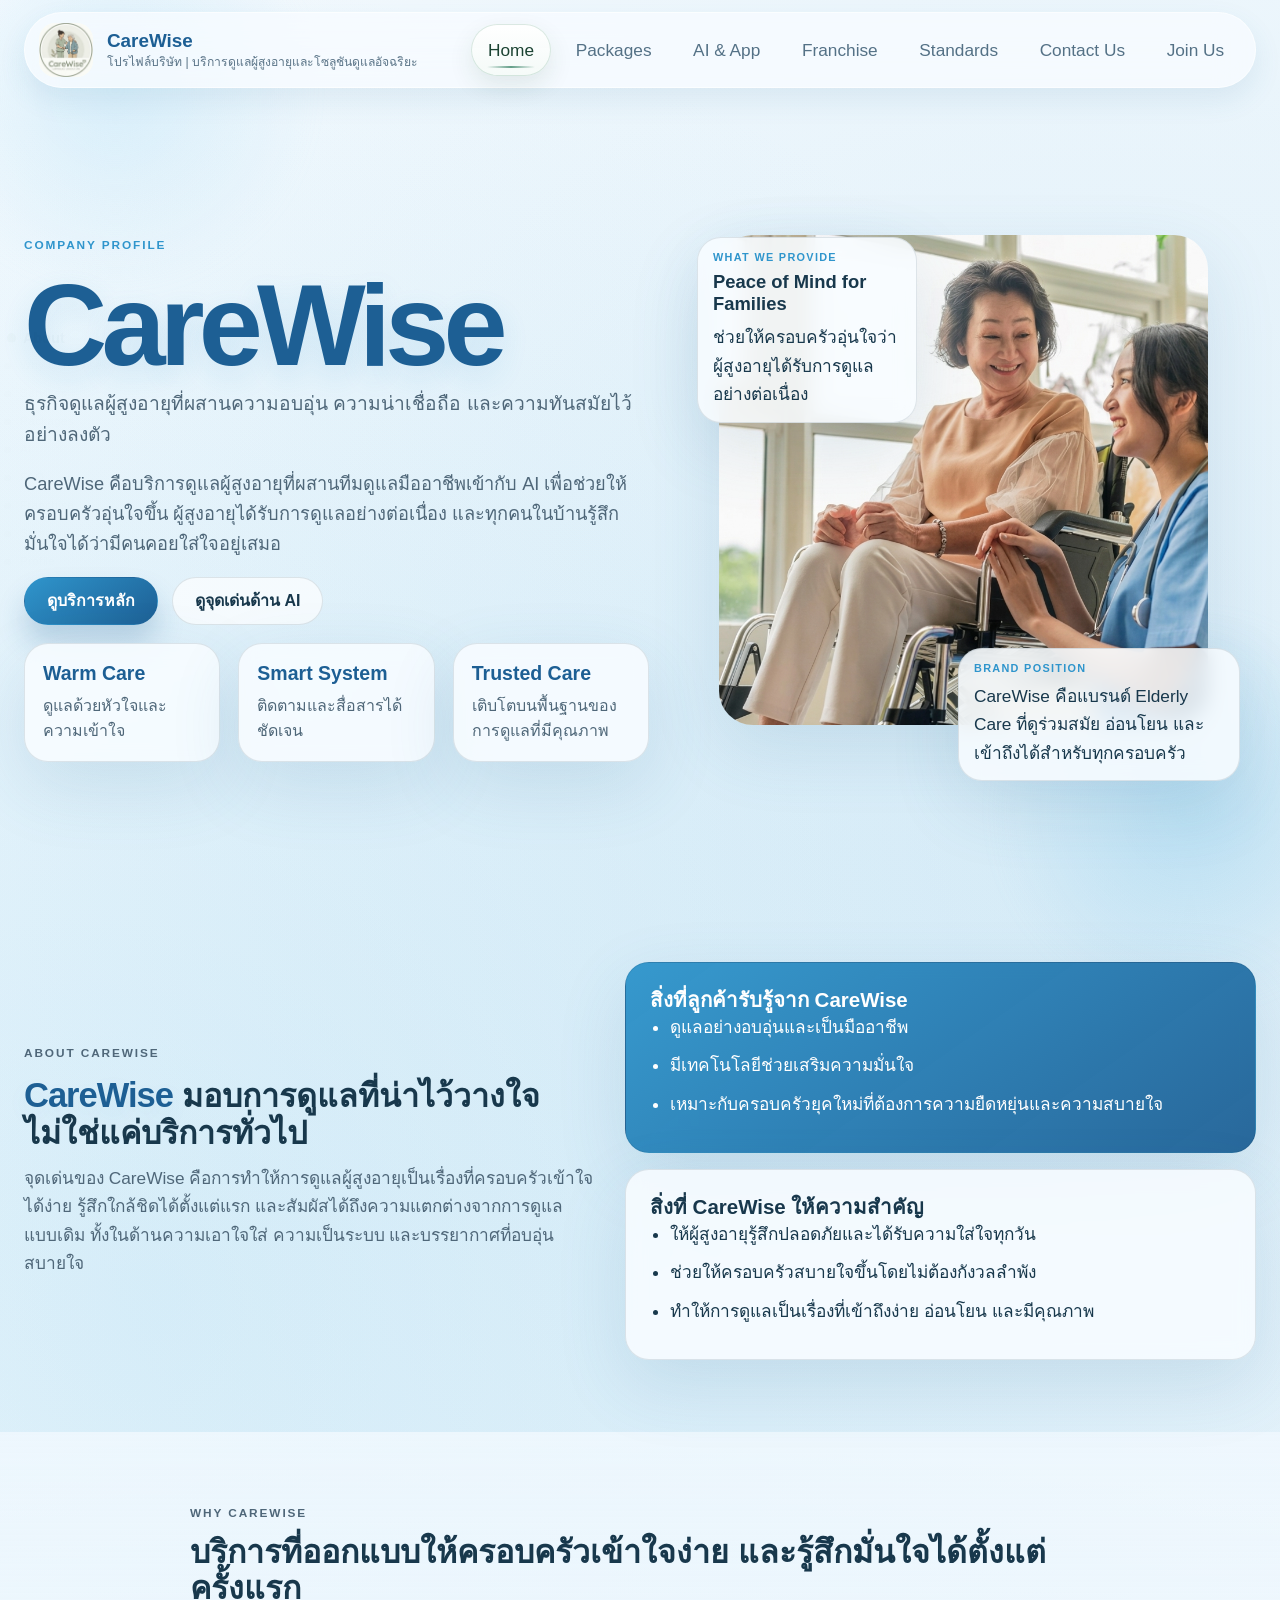
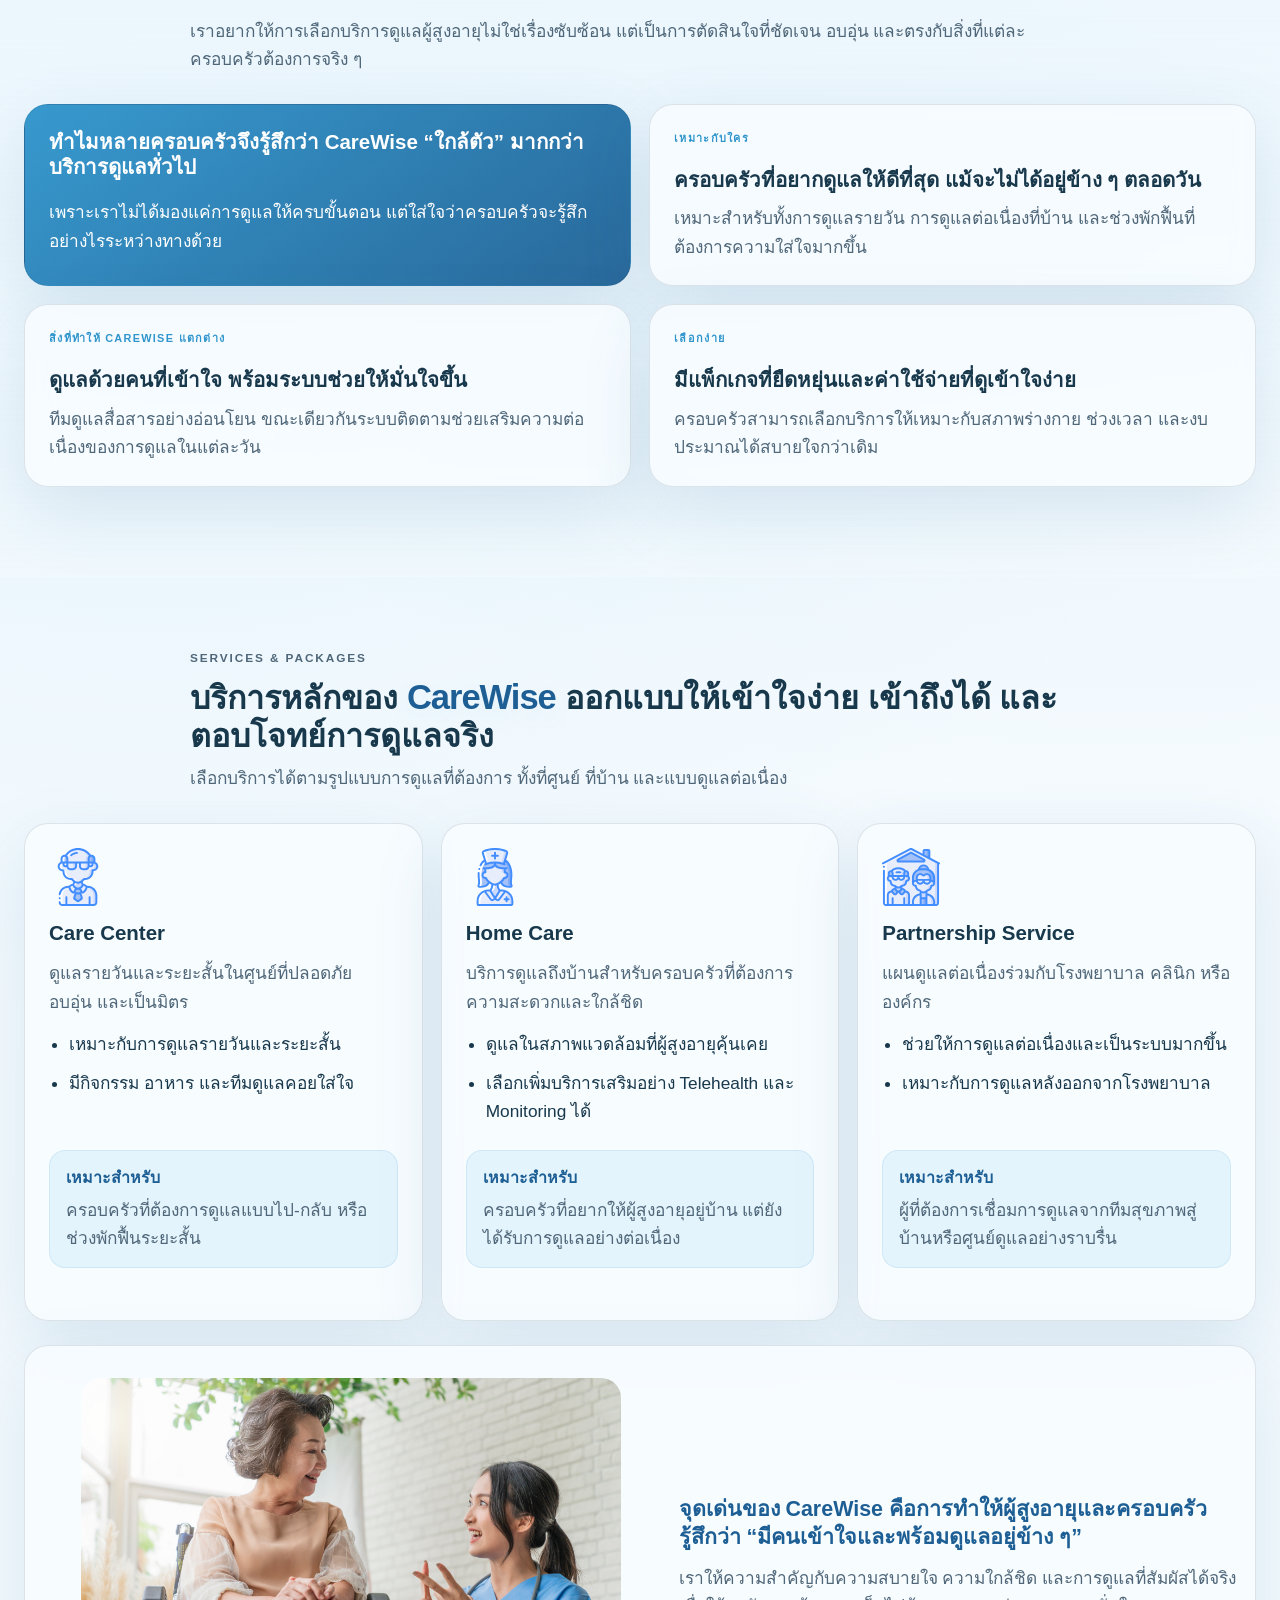
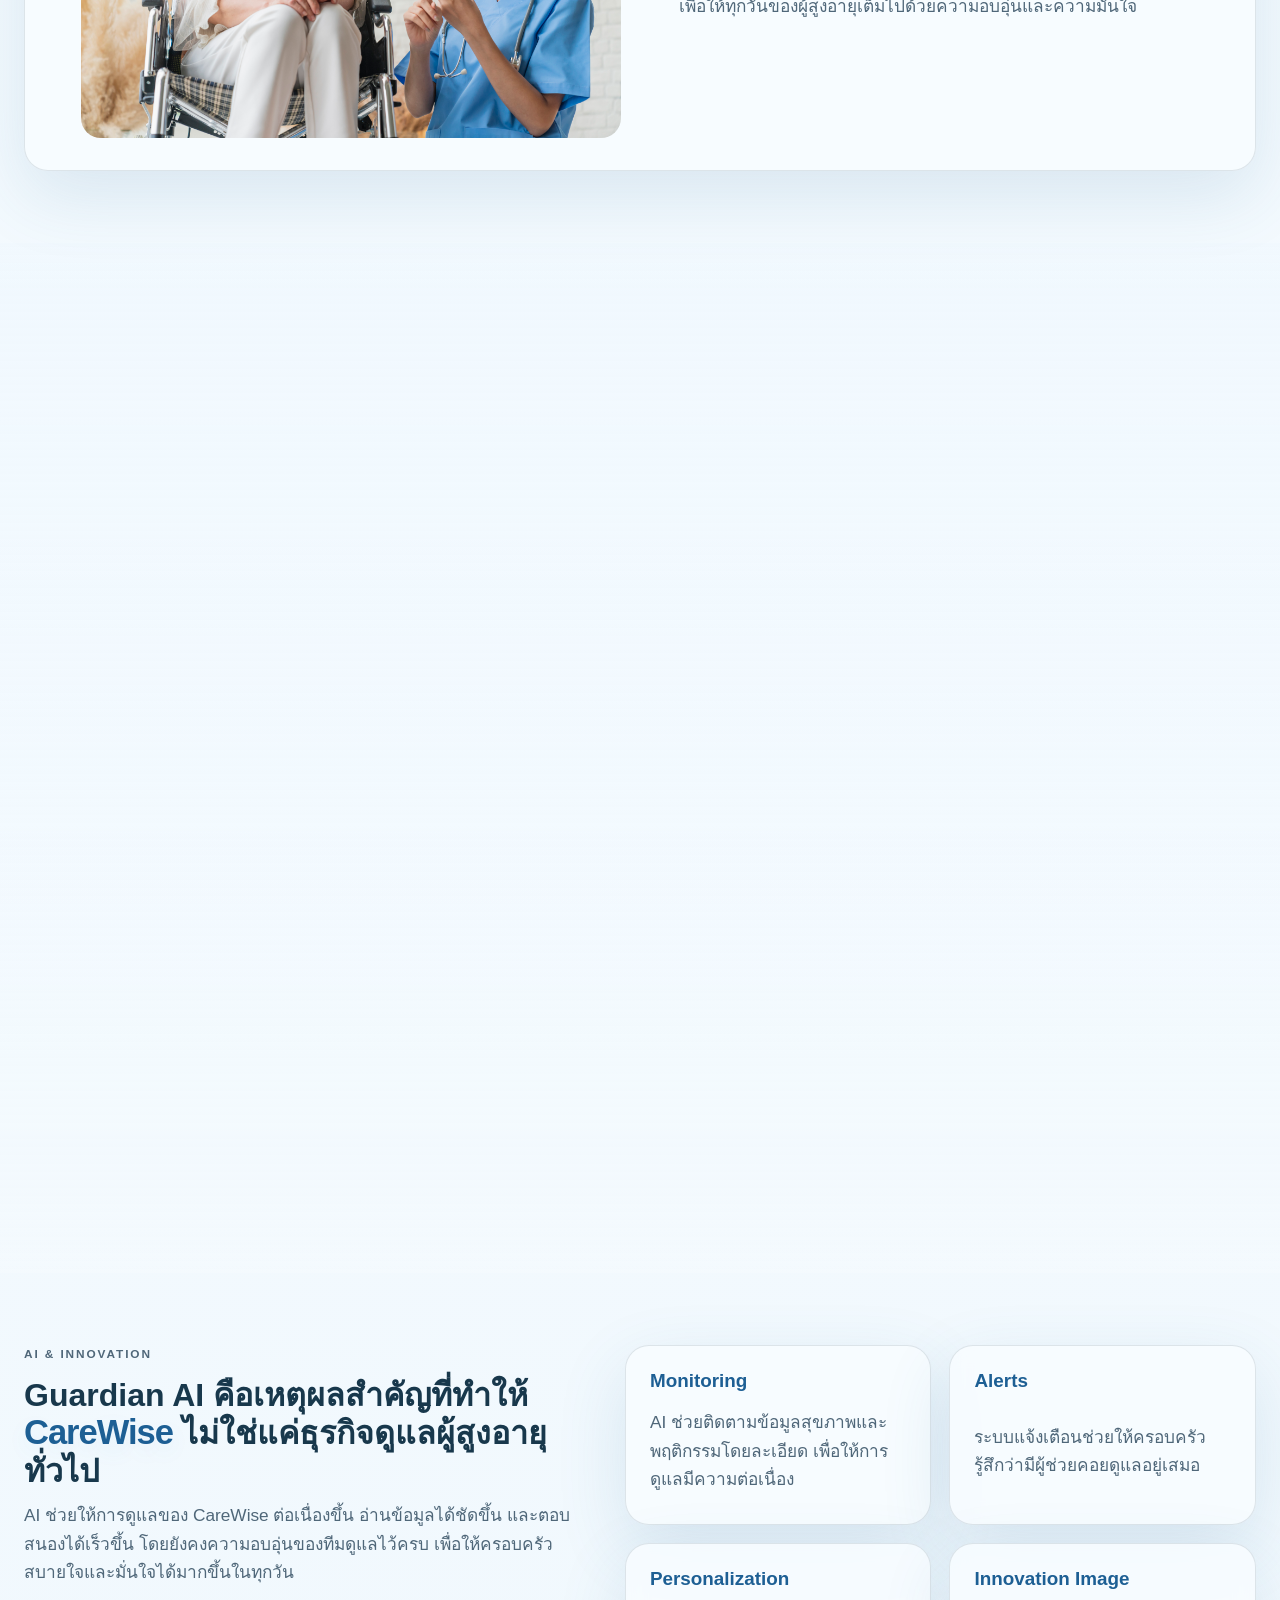
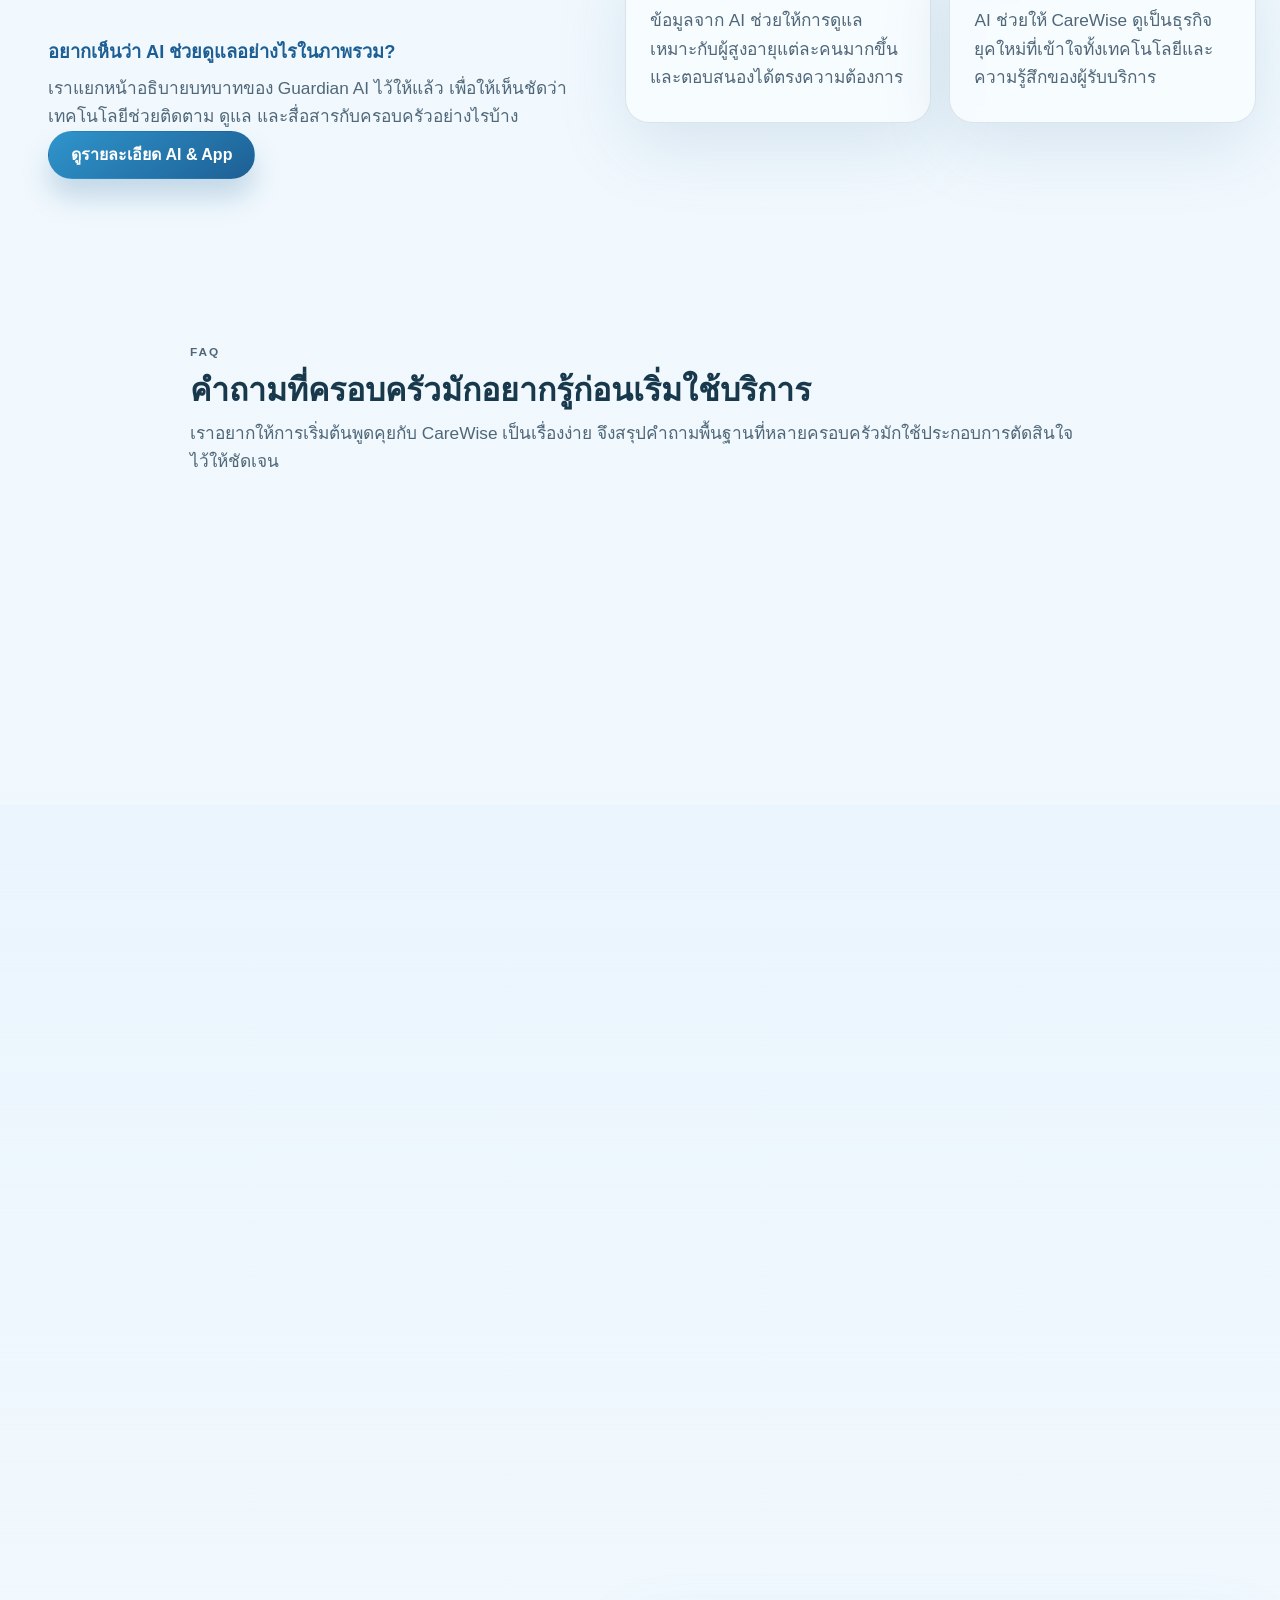
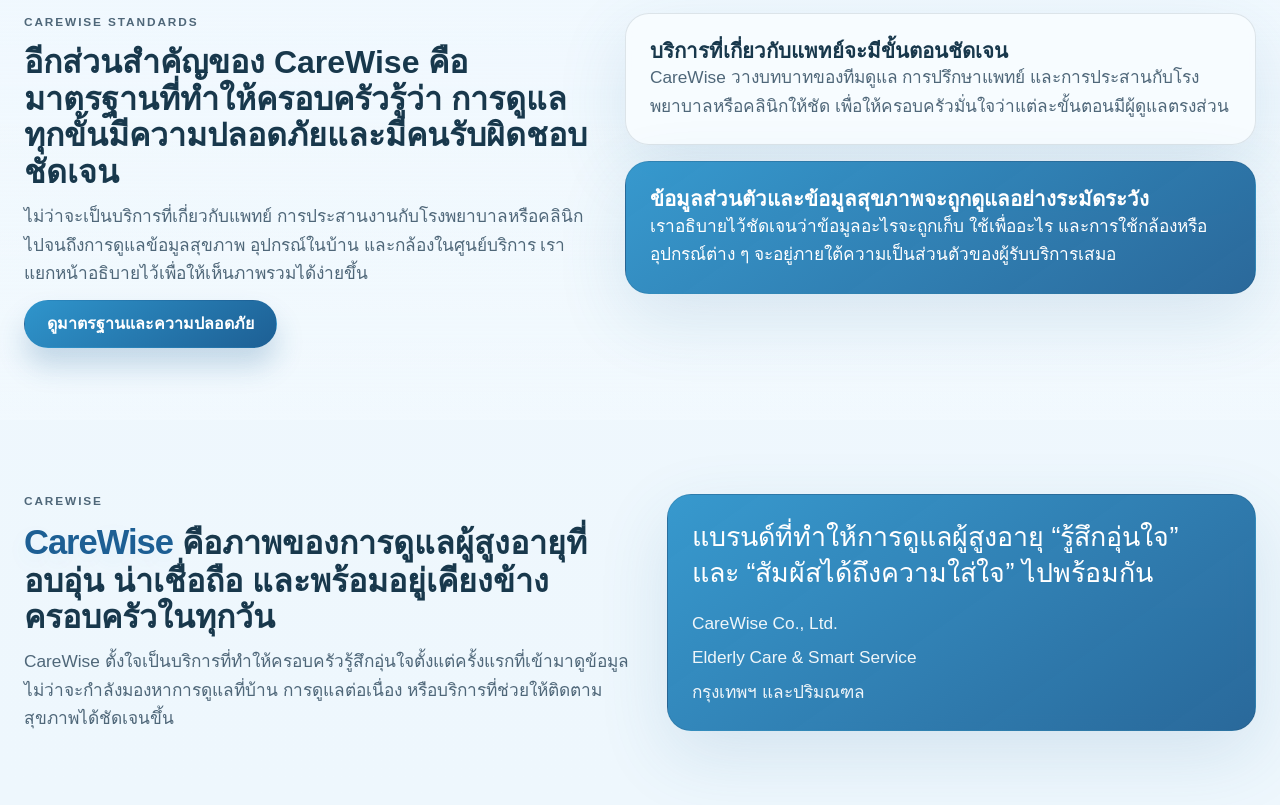
<file: index.html>
﻿<!DOCTYPE html>
<html lang="th">
<head>
  <meta charset="UTF-8">
  <meta name="viewport" content="width=device-width, initial-scale=1.0">
  <title>CareWise | Company Profile</title>
  <meta name="description" content="CareWise บริการดูแลผู้สูงอายุแบบมืออาชีพ ครอบคลุมทั้ง Care Center, Home Care และ Care Program พร้อมระบบ AI Guardian ติดตามสุขภาพแบบเรียลไทม์">
  <meta property="og:type" content="website">
  <meta property="og:title" content="CareWise | Company Profile">
  <meta property="og:description" content="CareWise บริการดูแลผู้สูงอายุแบบมืออาชีพ ครอบคลุมทั้ง Care Center, Home Care และ Care Program พร้อมระบบ AI Guardian ติดตามสุขภาพแบบเรียลไทม์">
  <meta property="og:image" content="images/og-cover.jpg">
  <meta name="twitter:card" content="summary_large_image">
  <link rel="stylesheet" href="styles.css">
</head>
<body>
  <div class="ambient ambient-left"></div>
  <div class="ambient ambient-right"></div>

  <aside class="section-rail" aria-label="Page sections">
    <a class="section-dot" href="#about" data-label="About" aria-label="About section"></a>
    <a class="section-dot" href="#why-carewise" data-label="Why CareWise" aria-label="Why CareWise section"></a>
    <a class="section-dot" href="#services" data-label="Services" aria-label="Services section"></a>
    <a class="section-dot" href="#packages" data-label="Packages" aria-label="Packages section"></a>
    <a class="section-dot" href="#ai" data-label="AI" aria-label="AI section"></a>
    <a class="section-dot" href="#faq" data-label="FAQ" aria-label="FAQ section"></a>
    <a class="section-dot" href="#franchise" data-label="Franchise" aria-label="Franchise section"></a>
    <a class="section-dot" href="#standards" data-label="Standards" aria-label="Standards section"></a>
    <a class="section-dot" href="#contact" data-label="Profile" aria-label="Profile section"></a>
  </aside>

  <header class="site-header">
    <a class="brand" href="index.html" aria-label="CareWise">
      <span class="brand-mark"><img src="images_by_Friends/logo.jpg" alt="CareWise logo"></span>
      <span class="brand-copy">
        <strong>CareWise</strong>
        <small>โปรไฟล์บริษัท | บริการดูแลผู้สูงอายุและโซลูชันดูแลอัจฉริยะ</small>
      </span>
    </a>

    <nav class="top-nav" aria-label="Primary"></nav>
  </header>

  <main>
    <section class="hero-section" id="hero">
      <div class="container hero-grid">
        <div class="hero-copy" data-reveal>
          <p class="eyebrow">Company Profile</p>
          <div class="hero-brand-block">
            <h1 class="hero-brand-name">CareWise</h1>
            <p class="hero-brand-subtitle">ธุรกิจดูแลผู้สูงอายุที่ผสานความอบอุ่น ความน่าเชื่อถือ และความทันสมัยไว้อย่างลงตัว</p>
          </div>
          <p class="lead">
            CareWise คือบริการดูแลผู้สูงอายุที่ผสานทีมดูแลมืออาชีพเข้ากับ AI เพื่อช่วยให้ครอบครัวอุ่นใจขึ้น
            ผู้สูงอายุได้รับการดูแลอย่างต่อเนื่อง และทุกคนในบ้านรู้สึกมั่นใจได้ว่ามีคนคอยใส่ใจอยู่เสมอ
          </p>

          <div class="hero-actions">
            <a class="button button-primary" href="#services">ดูบริการหลัก</a>
            <a class="button button-secondary" href="#ai">ดูจุดเด่นด้าน AI</a>
          </div>

          <div class="hero-points">
            <article>
              <strong>Warm Care</strong>
              <span>ดูแลด้วยหัวใจและความเข้าใจ</span>
            </article>
            <article>
              <strong>Smart System</strong>
              <span>ติดตามและสื่อสารได้ชัดเจน</span>
            </article>
            <article>
              <strong>Trusted Care</strong>
              <span>เติบโตบนพื้นฐานของการดูแลที่มีคุณภาพ</span>
            </article>
          </div>
        </div>

        <div class="hero-visual" data-reveal>
          <figure class="hero-image">
            <img src="my_image/my001-enh.png" alt="CareWise elderly care service">
          </figure>
          <div class="hero-card card-primary">
            <span class="mini-label">What We Provide</span>
            <strong>Peace of Mind for Families</strong>
            <p>ช่วยให้ครอบครัวอุ่นใจว่าผู้สูงอายุได้รับการดูแลอย่างต่อเนื่อง</p>
          </div>
          <div class="hero-card card-secondary">
            <span class="mini-label">Brand Position</span>
            <p>CareWise คือแบรนด์ Elderly Care ที่ดูร่วมสมัย อ่อนโยน และเข้าถึงได้สำหรับทุกครอบครัว</p>
          </div>
        </div>
      </div>
    </section>

    <section class="content-section" id="about">
      <div class="container split-grid">
        <div class="section-copy" data-reveal>
          <p class="eyebrow">About CareWise</p>
          <h2><span class="brand-inline">CareWise</span> มอบการดูแลที่น่าไว้วางใจ ไม่ใช่แค่บริการทั่วไป</h2>
          <p>
            จุดเด่นของ CareWise คือการทำให้การดูแลผู้สูงอายุเป็นเรื่องที่ครอบครัวเข้าใจได้ง่าย รู้สึกใกล้ชิดได้ตั้งแต่แรก
            และสัมผัสได้ถึงความแตกต่างจากการดูแลแบบเดิม ทั้งในด้านความเอาใจใส่ ความเป็นระบบ และบรรยากาศที่อบอุ่นสบายใจ
          </p>
        </div>

        <div class="card-stack">
          <article class="info-card emphasis" data-reveal>
            <h3>สิ่งที่ลูกค้ารับรู้จาก CareWise</h3>
            <ul class="clean-list">
              <li>ดูแลอย่างอบอุ่นและเป็นมืออาชีพ</li>
              <li>มีเทคโนโลยีช่วยเสริมความมั่นใจ</li>
              <li>เหมาะกับครอบครัวยุคใหม่ที่ต้องการความยืดหยุ่นและความสบายใจ</li>
            </ul>
          </article>

          <article class="info-card" data-reveal>
            <h3>สิ่งที่ CareWise ให้ความสำคัญ</h3>
            <ul class="clean-list">
              <li>ให้ผู้สูงอายุรู้สึกปลอดภัยและได้รับความใส่ใจทุกวัน</li>
              <li>ช่วยให้ครอบครัวสบายใจขึ้นโดยไม่ต้องกังวลลำพัง</li>
              <li>ทำให้การดูแลเป็นเรื่องที่เข้าถึงง่าย อ่อนโยน และมีคุณภาพ</li>
            </ul>
          </article>

        </div>
      </div>
    </section>

    <section class="content-section tone-soft" id="why-carewise">
      <div class="container">
        <div class="section-head center" data-reveal>
          <p class="eyebrow">Why CareWise</p>
          <h2>บริการที่ออกแบบให้ครอบครัวเข้าใจง่าย และรู้สึกมั่นใจได้ตั้งแต่ครั้งแรก</h2>
          <p>เราอยากให้การเลือกบริการดูแลผู้สูงอายุไม่ใช่เรื่องซับซ้อน แต่เป็นการตัดสินใจที่ชัดเจน อบอุ่น และตรงกับสิ่งที่แต่ละครอบครัวต้องการจริง ๆ</p>
        </div>

        <div class="audience-grid">
          <article class="audience-card emphasis" data-reveal>
            <h3>ทำไมหลายครอบครัวจึงรู้สึกว่า CareWise “ใกล้ตัว” มากกว่าบริการดูแลทั่วไป</h3>
            <p>เพราะเราไม่ได้มองแค่การดูแลให้ครบขั้นตอน แต่ใส่ใจว่าครอบครัวจะรู้สึกอย่างไรระหว่างทางด้วย</p>
          </article>
          <article class="audience-card" data-reveal>
            <span class="mini-label">เหมาะกับใคร</span>
            <h3>ครอบครัวที่อยากดูแลให้ดีที่สุด แม้จะไม่ได้อยู่ข้าง ๆ ตลอดวัน</h3>
            <p>เหมาะสำหรับทั้งการดูแลรายวัน การดูแลต่อเนื่องที่บ้าน และช่วงพักฟื้นที่ต้องการความใส่ใจมากขึ้น</p>
          </article>
          <article class="audience-card" data-reveal>
            <span class="mini-label">สิ่งที่ทำให้ CareWise แตกต่าง</span>
            <h3>ดูแลด้วยคนที่เข้าใจ พร้อมระบบช่วยให้มั่นใจขึ้น</h3>
            <p>ทีมดูแลสื่อสารอย่างอ่อนโยน ขณะเดียวกันระบบติดตามช่วยเสริมความต่อเนื่องของการดูแลในแต่ละวัน</p>
          </article>
          <article class="audience-card" data-reveal>
            <span class="mini-label">เลือกง่าย</span>
            <h3>มีแพ็กเกจที่ยืดหยุ่นและค่าใช้จ่ายที่ดูเข้าใจง่าย</h3>
            <p>ครอบครัวสามารถเลือกบริการให้เหมาะกับสภาพร่างกาย ช่วงเวลา และงบประมาณได้สบายใจกว่าเดิม</p>
          </article>
        </div>
      </div>
    </section>

    <section class="content-section" id="services">
      <div class="container">
        <div class="section-head center" data-reveal>
          <p class="eyebrow">Services &amp; Packages</p>
          <h2>บริการหลักของ <span class="brand-inline">CareWise</span> ออกแบบให้เข้าใจง่าย เข้าถึงได้ และตอบโจทย์การดูแลจริง</h2>
          <p>เลือกบริการได้ตามรูปแบบการดูแลที่ต้องการ ทั้งที่ศูนย์ ที่บ้าน และแบบดูแลต่อเนื่อง</p>
        </div>

        <div class="services-grid">
          <article class="service-card" data-reveal>
            <img src="images/svg/svg/001-elderly.svg" alt="Care Center icon">
            <h3>Care Center</h3>
            <p>ดูแลรายวันและระยะสั้นในศูนย์ที่ปลอดภัย อบอุ่น และเป็นมิตร</p>
            <ul class="clean-list">
              <li>เหมาะกับการดูแลรายวันและระยะสั้น</li>
              <li>มีกิจกรรม อาหาร และทีมดูแลคอยใส่ใจ</li>
            </ul>
            <div class="service-detail">
              <strong>เหมาะสำหรับ</strong>
              <p>ครอบครัวที่ต้องการดูแลแบบไป-กลับ หรือช่วงพักฟื้นระยะสั้น</p>
            </div>
          </article>

          <article class="service-card" data-reveal>
            <img src="images/svg/svg/004-nurse.svg" alt="Home Care icon">
            <h3>Home Care</h3>
            <p>บริการดูแลถึงบ้านสำหรับครอบครัวที่ต้องการความสะดวกและใกล้ชิด</p>
            <ul class="clean-list">
              <li>ดูแลในสภาพแวดล้อมที่ผู้สูงอายุคุ้นเคย</li>
              <li>เลือกเพิ่มบริการเสริมอย่าง Telehealth และ Monitoring ได้</li>
            </ul>
            <div class="service-detail">
              <strong>เหมาะสำหรับ</strong>
              <p>ครอบครัวที่อยากให้ผู้สูงอายุอยู่บ้าน แต่ยังได้รับการดูแลอย่างต่อเนื่อง</p>
            </div>
          </article>

          <article class="service-card" data-reveal>
            <img src="images/svg/svg/006-elderly-3.svg" alt="Partnership icon">
            <h3>Partnership Service</h3>
            <p>แผนดูแลต่อเนื่องร่วมกับโรงพยาบาล คลินิก หรือองค์กร</p>
            <ul class="clean-list">
              <li>ช่วยให้การดูแลต่อเนื่องและเป็นระบบมากขึ้น</li>
              <li>เหมาะกับการดูแลหลังออกจากโรงพยาบาล</li>
            </ul>
            <div class="service-detail">
              <strong>เหมาะสำหรับ</strong>
              <p>ผู้ที่ต้องการเชื่อมการดูแลจากทีมสุขภาพสู่บ้านหรือศูนย์ดูแลอย่างราบรื่น</p>
            </div>
          </article>
        </div>

        <div class="highlight-band" data-reveal>
          <figure class="highlight-image">
            <img src="my_image/my003.jpg" alt="CareWise service atmosphere">
          </figure>
          <div class="highlight-copy">
            <strong>จุดเด่นของ CareWise คือการทำให้ผู้สูงอายุและครอบครัวรู้สึกว่า “มีคนเข้าใจและพร้อมดูแลอยู่ข้าง ๆ”</strong>
            <p>เราให้ความสำคัญกับความสบายใจ ความใกล้ชิด และการดูแลที่สัมผัสได้จริง เพื่อให้ทุกวันของผู้สูงอายุเต็มไปด้วยความอบอุ่นและความมั่นใจ</p>
          </div>
        </div>
      </div>
    </section>

    <section class="content-section tone-soft" id="packages">
      <div class="container">
        <div class="section-head center" data-reveal>
          <p class="eyebrow">Package Options &amp; Promotion</p>
          <h2>แพ็กเกจของ <span class="brand-inline">CareWise</span> สรุปให้เห็นภาพรวมก่อนตัดสินใจ</h2>
          <p>เลือกดูแบบคร่าว ๆ ได้จากหน้านี้ แล้วค่อยเปิดหน้ารายละเอียดเต็มเพื่อเทียบรูปแบบการดูแล ราคา และสิทธิพิเศษเพิ่มเติม</p>
        </div>

        <div class="package-hero" data-reveal>
          <div class="package-hero-copy">
            <span class="mini-label">Choose With Confidence</span>
            <h3>มีทั้งแบบดูแลในศูนย์ ดูแลที่บ้าน และแผนดูแลต่อเนื่องสำหรับเคสเฉพาะ</h3>
            <p>ถ้ายังไม่แน่ใจว่าจะเริ่มจากแบบไหน สามารถดูภาพรวมก่อน แล้วค่อยเข้าไปดูรายละเอียดแพ็กเกจเต็มในหน้าถัดไป</p>
          </div>
          <div class="package-hero-metrics">
            <article>
              <strong>3</strong>
              <span>รูปแบบบริการหลัก</span>
            </article>
            <article>
              <strong>Add-ons</strong>
              <span>มีบริการเสริมอย่าง Telehealth และ Monitoring แยกต่างหาก</span>
            </article>
            <article>
              <strong>Warm + Smart</strong>
              <span>บริการที่ผสาน Care Team และ AI Monitoring</span>
            </article>
          </div>
        </div>

        <div class="packages-grid">
          <article class="package-card featured" data-reveal>
            <div class="package-topline">
              <span class="mini-label">Care Center</span>
              <span class="package-badge">ดูแลได้ยืดหยุ่น</span>
            </div>
            <h3>ดูแลรายวันและระยะสั้นในศูนย์</h3>
            <p>เหมาะกับครอบครัวที่ต้องการพื้นที่ดูแลที่ปลอดภัย อบอุ่น และมีทีมดูแลใกล้ชิดในช่วงกลางวันหรือพักฟื้น</p>
            <ul class="clean-list">
              <li>มีตัวเลือกครึ่งวัน เต็มวัน และพักค้างคืน</li>
              <li>เหมาะกับการดูแลแบบไป-กลับหรือระยะสั้น</li>
            </ul>
          </article>

          <article class="package-card" data-reveal>
            <div class="package-topline">
              <span class="mini-label">Home Care</span>
              <span class="package-badge soft">ดูแลสบายใจที่บ้าน</span>
            </div>
            <h3>ดูแลถึงบ้านแบบใกล้ชิด</h3>
            <p>สำหรับครอบครัวที่อยากให้ผู้สูงอายุอยู่บ้าน และยังได้รับการดูแลต่อเนื่องจากทีมที่เดินทางไปถึงบ้านจริง</p>
            <ul class="clean-list">
              <li>มีทั้งแบบรายครั้งและรายเดือน</li>
              <li>เหมาะกับครอบครัวที่ต้องการดูแลต่อเนื่องที่บ้าน</li>
            </ul>
          </article>

          <article class="package-card" data-reveal>
            <div class="package-topline">
              <span class="mini-label">Care Program</span>
              <span class="package-badge soft">ออกแบบตามความต้องการ</span>
            </div>
            <h3>แผนดูแลต่อเนื่องสำหรับเคสเฉพาะ</h3>
            <p>เหมาะกับการดูแลหลังออกจากโรงพยาบาล แผนสำหรับองค์กร หรือบริการที่ต้องปรับตามบริบทของแต่ละเคส</p>
            <ul class="clean-list">
              <li>เหมาะกับเคสที่ต้องการออกแบบบริการเฉพาะ</li>
              <li>ช่วยเชื่อมครอบครัว ทีมดูแล และพาร์ทเนอร์สุขภาพ</li>
            </ul>
          </article>
        </div>

        <div class="package-footnote" data-reveal>
          <strong>ต้องการดูรายละเอียดเต็ม?</strong>
          <p>เราแยกหน้ารายละเอียดแพ็กเกจไว้แล้ว เพื่อให้ดูราคา รายการบริการ และสิทธิพิเศษได้ชัดเจนมากขึ้น</p>
          <div class="hero-actions">
            <a class="button button-primary" href="packages.html">ดูรายละเอียดแพ็กเกจ</a>
          </div>
        </div>
      </div>
    </section>

    <section class="content-section" id="ai">
      <div class="container split-grid align-start">
        <div class="section-copy" data-reveal>
          <p class="eyebrow">AI & Innovation</p>
          <h2>Guardian AI คือเหตุผลสำคัญที่ทำให้ <span class="brand-inline">CareWise</span> ไม่ใช่แค่ธุรกิจดูแลผู้สูงอายุทั่วไป</h2>
          <p>
            AI ช่วยให้การดูแลของ CareWise ต่อเนื่องขึ้น อ่านข้อมูลได้ชัดขึ้น และตอบสนองได้เร็วขึ้น
            โดยยังคงความอบอุ่นของทีมดูแลไว้ครบ เพื่อให้ครอบครัวสบายใจและมั่นใจได้มากขึ้นในทุกวัน
          </p>

          <div class="section-footnote" data-reveal>
            <strong>อยากเห็นว่า AI ช่วยดูแลอย่างไรในภาพรวม?</strong>
            <p>เราแยกหน้าอธิบายบทบาทของ Guardian AI ไว้ให้แล้ว เพื่อให้เห็นชัดว่าเทคโนโลยีช่วยติดตาม ดูแล และสื่อสารกับครอบครัวอย่างไรบ้าง</p>
            <div class="hero-actions">
              <a class="button button-primary" href="ai.html">ดูรายละเอียด AI &amp; App</a>
            </div>
          </div>
        </div>

        <div class="feature-grid">
          <article class="feature-card" data-reveal>
            <strong>Monitoring</strong>
            <span>AI ช่วยติดตามข้อมูลสุขภาพและพฤติกรรมโดยละเอียด เพื่อให้การดูแลมีความต่อเนื่อง</span>
          </article>
          <article class="feature-card" data-reveal>
            <strong>Alerts</strong>
            <span>ระบบแจ้งเตือนช่วยให้ครอบครัวรู้สึกว่ามีผู้ช่วยคอยดูแลอยู่เสมอ</span>
          </article>
          <article class="feature-card" data-reveal>
            <strong>Personalization</strong>
            <span>ข้อมูลจาก AI ช่วยให้การดูแลเหมาะกับผู้สูงอายุแต่ละคนมากขึ้น และตอบสนองได้ตรงความต้องการ</span>
          </article>
          <article class="feature-card" data-reveal>
            <strong>Innovation Image</strong>
            <span>AI ช่วยให้ CareWise ดูเป็นธุรกิจยุคใหม่ที่เข้าใจทั้งเทคโนโลยีและความรู้สึกของผู้รับบริการ</span>
          </article>
        </div>

      </div>
    </section>

    <section class="content-section" id="faq">
      <div class="container">
        <div class="section-head center" data-reveal>
          <p class="eyebrow">FAQ</p>
          <h2>คำถามที่ครอบครัวมักอยากรู้ก่อนเริ่มใช้บริการ</h2>
          <p>เราอยากให้การเริ่มต้นพูดคุยกับ CareWise เป็นเรื่องง่าย จึงสรุปคำถามพื้นฐานที่หลายครอบครัวมักใช้ประกอบการตัดสินใจไว้ให้ชัดเจน</p>
        </div>

        <div class="faq-grid">
          <article class="faq-card" data-reveal>
            <h3>ถ้ายังไม่แน่ใจว่าควรเลือกแพ็กเกจไหน ทำอย่างไร</h3>
            <p>สามารถเริ่มจากการพูดคุยกับทีมงานเพื่อประเมินลักษณะการดูแลที่เหมาะสมก่อน โดยเราจะช่วยแนะนำว่าควรเริ่มจาก Care Center, Home Care หรือแผนดูแลต่อเนื่องแบบใด</p>
          </article>
          <article class="faq-card" data-reveal>
            <h3>สามารถปรับแผนการดูแลระหว่างทางได้หรือไม่</h3>
            <p>ได้ หากสภาพร่างกายหรือความต้องการของผู้สูงอายุเปลี่ยนไป ทีมงานสามารถช่วยปรับรูปแบบบริการ ความถี่ หรืออุปกรณ์เสริมให้เหมาะสมมากขึ้น</p>
          </article>
          <article class="faq-card" data-reveal>
            <h3>ครอบครัวจะติดตามข้อมูลการดูแลได้อย่างไร</h3>
            <p>CareWise เน้นการสื่อสารที่ชัดเจน ทั้งจากทีมดูแลและระบบติดตาม เพื่อให้ครอบครัวรับรู้ความเคลื่อนไหวและรู้สึกมั่นใจตลอดการใช้บริการ</p>
          </article>
        </div>
      </div>
    </section>

    <section class="content-section tone-accent" id="franchise">
      <div class="container">
        <div class="section-head center" data-reveal>
          <p class="eyebrow">Franchise Management</p>
          <h2><span class="brand-inline">CareWise</span> มีศักยภาพต่อยอดสู่แฟรนไชส์ เพราะแบรนด์ บริการ และระบบมีความชัดเจนพอที่จะทำซ้ำได้</h2>
          <p>หากคุณกำลังมองหาแบรนด์ดูแลผู้สูงอายุที่มีโครงสร้างชัดเจน CareWise มีทั้งมาตรฐานบริการ ระบบสนับสนุน และแนวทางการทำงานที่ช่วยรักษาคุณภาพได้ต่อเนื่องแม้ขยายสาขา</p>
        </div>

        <div class="franchise-grid">
          <article class="model-card" data-reveal>
            <h3>Brand</h3>
            <p>ชื่อและแนวคิดของแบรนด์ชัดเจน จดจำง่าย และสร้างความแตกต่างได้จริง</p>
          </article>
          <article class="model-card" data-reveal>
            <h3>Service</h3>
            <p>รูปแบบบริการแบ่งเป็นระบบและแพ็กเกจชัดเจน ง่ายต่อการถ่ายทอดและทำซ้ำ</p>
          </article>
          <article class="model-card" data-reveal>
            <h3>System</h3>
            <p>มี AI และแนวทางการทำงานกลาง ช่วยควบคุมมาตรฐานและสร้างความสม่ำเสมอ</p>
          </article>
          <article class="model-card highlight" data-reveal>
            <h3>Why It Works</h3>
            <p>ตอบโจทย์สังคมสูงวัยที่ต้องการการดูแลอย่างใส่ใจ เป็นแบรนด์ที่ผู้คนรู้สึกเชื่อมั่นได้ และมีระบบที่ช่วยรักษามาตรฐานการดูแลในระยะยาว</p>
          </article>
        </div>

        <div class="section-footnote" data-reveal>
          <strong>สนใจภาพรวมการขยายสาขาและระบบสนับสนุน?</strong>
          <p>เราสรุปรายละเอียดของโมเดลแฟรนไชส์ โครงสร้างการดูแล และมาตรฐานที่ใช้รักษาคุณภาพแต่ละสาขาไว้ในหน้าแยกแล้ว</p>
          <div class="hero-actions">
            <a class="button button-primary" href="franchise.html">ดูรายละเอียด Franchise</a>
          </div>
        </div>
      </div>
    </section>

    <section class="content-section tone-soft" id="standards">
      <div class="container split-grid align-start">
        <div class="section-copy" data-reveal>
          <p class="eyebrow">CareWise Standards</p>
          <h2>อีกส่วนสำคัญของ CareWise คือมาตรฐานที่ทำให้ครอบครัวรู้ว่า การดูแลทุกขั้นมีความปลอดภัยและมีคนรับผิดชอบชัดเจน</h2>
          <p>
            ไม่ว่าจะเป็นบริการที่เกี่ยวกับแพทย์ การประสานงานกับโรงพยาบาลหรือคลินิก
            ไปจนถึงการดูแลข้อมูลสุขภาพ อุปกรณ์ในบ้าน และกล้องในศูนย์บริการ
            เราแยกหน้าอธิบายไว้เพื่อให้เห็นภาพรวมได้ง่ายขึ้น
          </p>
          <div class="hero-actions" data-reveal>
            <a class="button button-primary" href="standards.html">ดูมาตรฐานและความปลอดภัย</a>
          </div>
        </div>

        <div class="card-stack">
          <article class="info-card" data-reveal>
            <h3>บริการที่เกี่ยวกับแพทย์จะมีขั้นตอนชัดเจน</h3>
            <p>CareWise วางบทบาทของทีมดูแล การปรึกษาแพทย์ และการประสานกับโรงพยาบาลหรือคลินิกให้ชัด เพื่อให้ครอบครัวมั่นใจว่าแต่ละขั้นตอนมีผู้ดูแลตรงส่วน</p>
          </article>
          <article class="info-card emphasis" data-reveal>
            <h3>ข้อมูลส่วนตัวและข้อมูลสุขภาพจะถูกดูแลอย่างระมัดระวัง</h3>
            <p>เราอธิบายไว้ชัดเจนว่าข้อมูลอะไรจะถูกเก็บ ใช้เพื่ออะไร และการใช้กล้องหรืออุปกรณ์ต่าง ๆ จะอยู่ภายใต้ความเป็นส่วนตัวของผู้รับบริการเสมอ</p>
          </article>
        </div>
      </div>
    </section>

    <section class="content-section contact-section" id="contact">
      <div class="container contact-grid">
        <div class="contact-copy" data-reveal>
          <p class="eyebrow">CareWise</p>
          <h2><span class="brand-inline">CareWise</span> คือภาพของการดูแลผู้สูงอายุที่อบอุ่น น่าเชื่อถือ และพร้อมอยู่เคียงข้างครอบครัวในทุกวัน</h2>
          <p>
            CareWise ตั้งใจเป็นบริการที่ทำให้ครอบครัวรู้สึกอุ่นใจตั้งแต่ครั้งแรกที่เข้ามาดูข้อมูล
            ไม่ว่าจะกำลังมองหาการดูแลที่บ้าน การดูแลต่อเนื่อง หรือบริการที่ช่วยให้ติดตามสุขภาพได้ชัดเจนขึ้น
          </p>
        </div>

        <div class="contact-card" data-reveal>
          <p class="closing-quote">แบรนด์ที่ทำให้การดูแลผู้สูงอายุ “รู้สึกอุ่นใจ” และ “สัมผัสได้ถึงความใส่ใจ” ไปพร้อมกัน</p>
          <div class="contact-meta">
            <span>CareWise Co., Ltd.</span>
            <span>Elderly Care &amp; Smart Service</span>
            <span>กรุงเทพฯ และปริมณฑล</span>
          </div>
        </div>
      </div>
    </section>
  </main>

  <button class="back-to-top" id="backToTop" type="button" aria-label="Back to top">↑</button>

  <script src="script.js"></script>
</body>
</html>
</file>
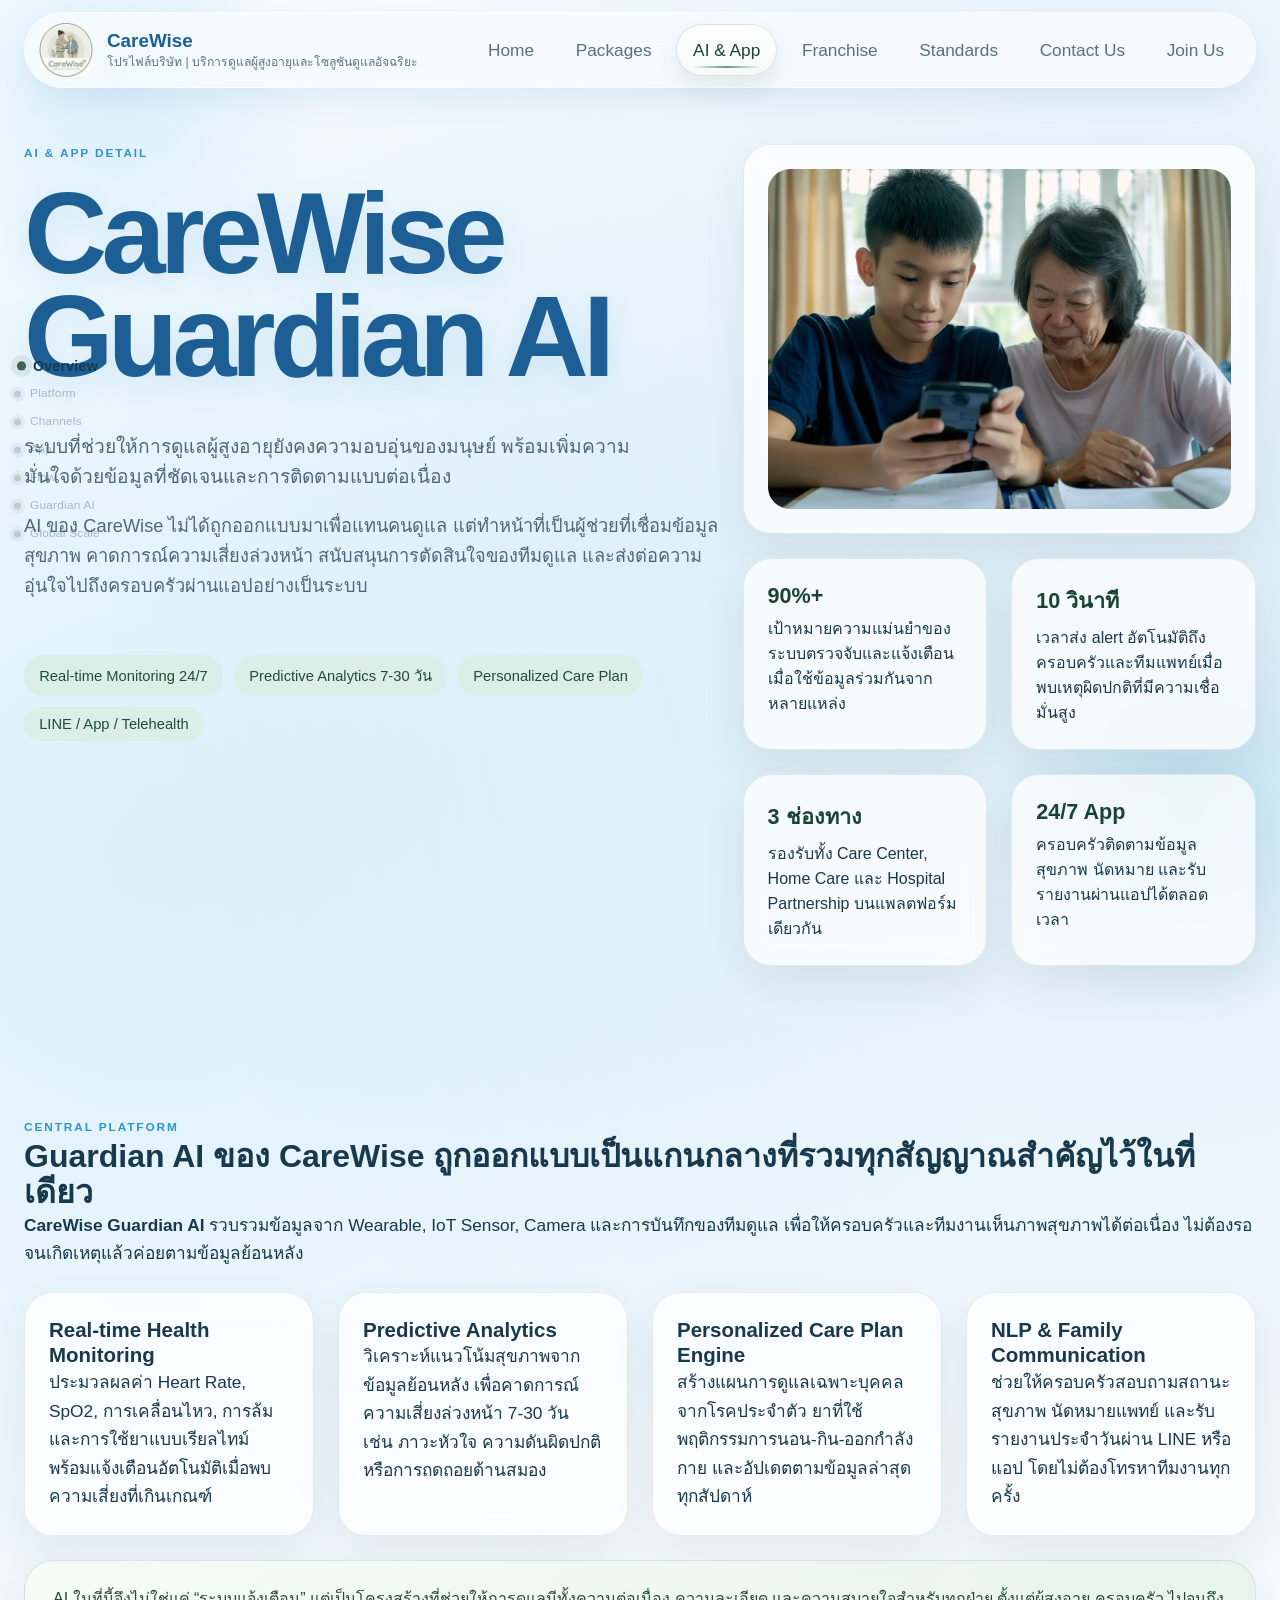
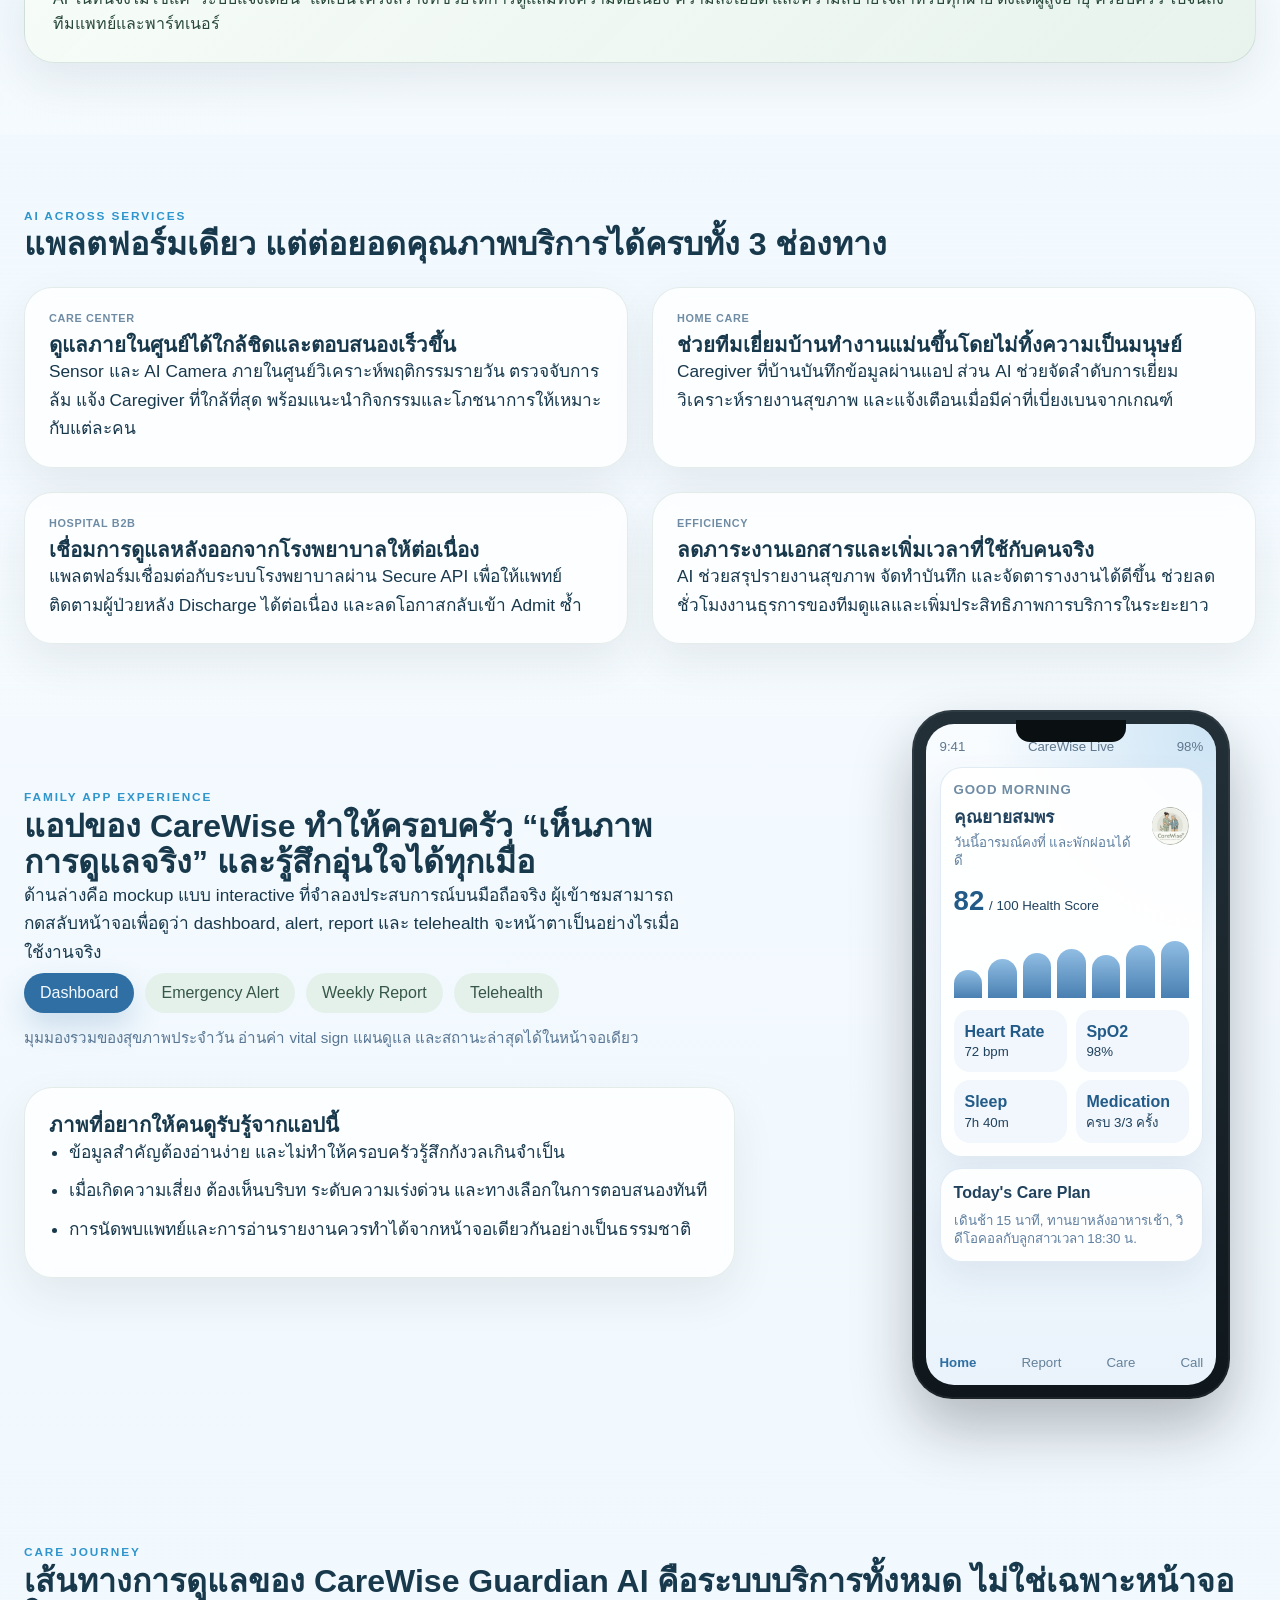
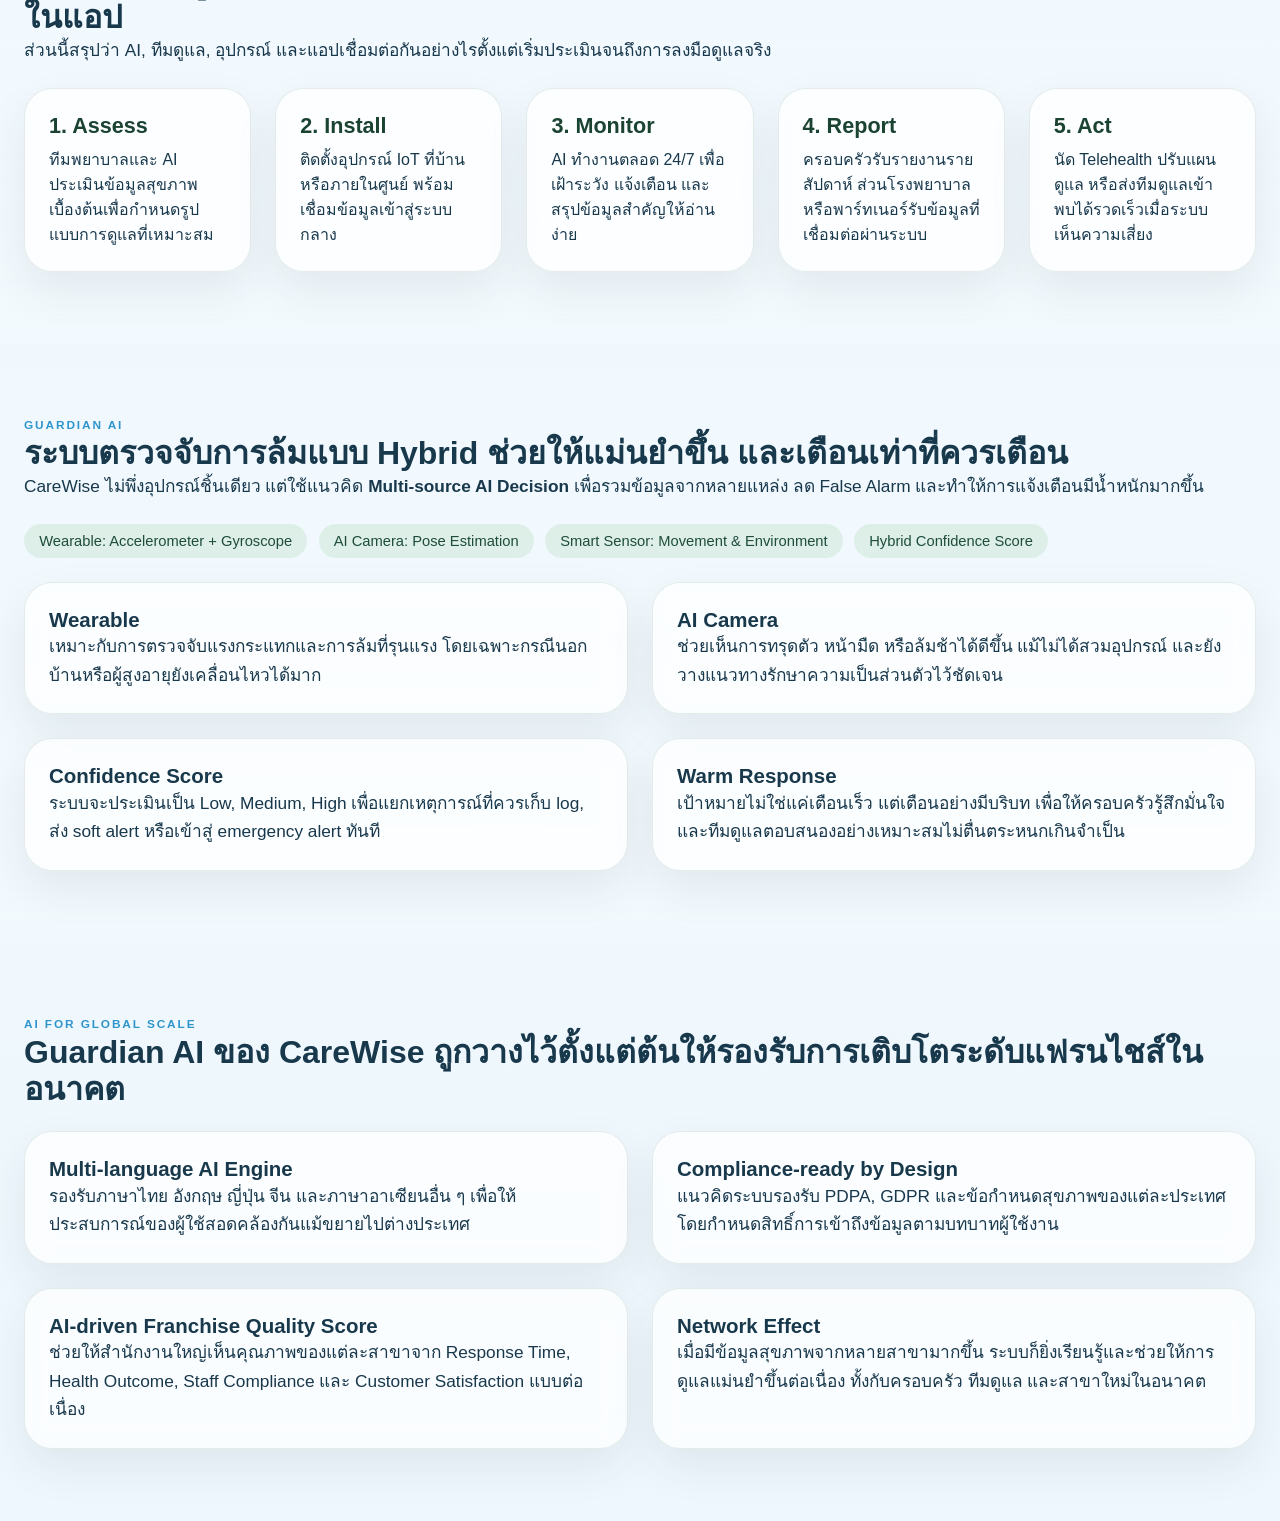
<file: ai.html>
<!DOCTYPE html>
<html lang="th">
<head>
  <meta charset="UTF-8">
  <meta name="viewport" content="width=device-width, initial-scale=1.0">
  <title>CareWise | AI & App</title>
  <meta name="description" content="CareWise Guardian AI ระบบ AI ดูแลผู้สูงอายุแบบเรียลไทม์ ติดตามสุขภาพ แจ้งเตือนภาวะฉุกเฉิน และรายงานให้ครอบครัวผ่านแอป">
  <meta property="og:type" content="website">
  <meta property="og:title" content="CareWise | AI & App">
  <meta property="og:description" content="CareWise Guardian AI ระบบ AI ดูแลผู้สูงอายุแบบเรียลไทม์ ติดตามสุขภาพ แจ้งเตือนภาวะฉุกเฉิน และรายงานให้ครอบครัวผ่านแอป">
  <meta property="og:image" content="images/og-cover.jpg">
  <meta name="twitter:card" content="summary_large_image">
  <link rel="stylesheet" href="styles.css">
  <style>
    .page-hero { padding: 56px 0 5rem; }
    .page-hero-grid, .story-grid, .system-grid, .app-grid, .global-grid, .app-flow, .metric-stack, .app-demo-shell { display: grid; gap: 1.5rem; }
    .page-hero-grid { grid-template-columns: 1.15fr 0.85fr; align-items: start; }
    .story-grid, .app-grid, .global-grid { grid-template-columns: repeat(2, minmax(0, 1fr)); }
    .app-demo-shell { grid-template-columns: minmax(0, 1.16fr) minmax(300px, 0.84fr); align-items: start; gap: 0.4rem; margin-top: -0.6rem; }
    .system-grid { grid-template-columns: repeat(4, minmax(0, 1fr)); }
    .app-flow { grid-template-columns: repeat(5, minmax(0, 1fr)); }
    .metric-stack { grid-template-columns: repeat(2, minmax(0, 1fr)); }
    .glass-card, .metric-card, .story-card, .app-card, .timeline-card, .global-card { background: rgba(255,255,255,0.72); border: 1px solid rgba(120,157,140,0.18); border-radius: 28px; box-shadow: 0 18px 44px rgba(34,56,48,0.08); backdrop-filter: blur(12px); }
    .glass-card, .story-card, .app-card, .global-card, .metric-card, .timeline-card { padding: 1.5rem; }
    .hero-panel, .section-shell { display: grid; gap: 1.5rem; }
    .hero-image-card img { width: 100%; min-height: 340px; object-fit: cover; border-radius: 22px; }
    .feature-chip-row, .device-list { display: flex; flex-wrap: wrap; gap: 0.7rem; }
    .feature-chip, .device-pill { display: inline-flex; align-items: center; padding: 0.55rem 0.95rem; border-radius: 999px; background: rgba(219,238,230,0.9); color: #1f4d3a; font-size: 0.92rem; }
    .app-shell { gap: 1rem; }
    .app-shell .section-intro { max-width: 74ch; margin: 0; }
    .app-demo-panel { display: grid; gap: 1rem; align-content: start; max-width: 100%; }
    .app-demo-tabs { display: flex; flex-wrap: wrap; gap: 0.7rem; }
    .app-demo-tab { border: 0; border-radius: 999px; padding: 0.7rem 1rem; background: rgba(226, 239, 233, 0.88); color: #365748; font: inherit; cursor: pointer; transition: transform 180ms ease, box-shadow 180ms ease, background-color 180ms ease, color 180ms ease; }
    .app-demo-tab:hover, .app-demo-tab:focus-visible { transform: translateY(-1px); box-shadow: 0 10px 22px rgba(27,67,50,0.08); outline: none; }
    .app-demo-tab.is-active { background: #2f6fa3; color: #f5fbff; box-shadow: 0 14px 30px rgba(47,111,163,0.2); }
    .app-demo-caption { margin: -0.2rem 0 0.15rem; min-height: 2.8em; color: #587693; font-size: 0.95rem; line-height: 1.55; }
    .phone-stage { display: flex; justify-content: flex-end; align-self: start; margin-top: -16.4rem; margin-right: 1.6rem; }
    .phone-mockup { position: relative; width: min(318px, 100%); aspect-ratio: 9 / 19.5; padding: 14px; box-sizing: border-box; display: flex; border-radius: 40px; background: linear-gradient(180deg, #233038, #0f171c); box-shadow: 0 30px 60px rgba(15,23,28,0.28), inset 0 0 0 2px rgba(255,255,255,0.06); }
    .phone-mockup::before { content: ""; position: absolute; top: 10px; left: 50%; transform: translateX(-50%); width: 110px; height: 22px; border-radius: 0 0 14px 14px; background: #0a0f12; }
    .phone-screen { width: 100%; height: 100%; overflow: hidden; border-radius: 28px; min-height: 0; background: linear-gradient(180deg, #f6fbff, #eaf3fb); }
    .screen-view { display: none; height: 100%; padding: 0.82rem; box-sizing: border-box; color: #21425d; background:
      radial-gradient(circle at top right, rgba(150, 198, 232, 0.45), transparent 32%),
      linear-gradient(180deg, #f8fcff, #eaf3fb); }
    .screen-view.is-active { display: flex; flex-direction: column; }
    .status-bar, .phone-nav { display: flex; align-items: center; justify-content: space-between; }
    .status-bar { margin-bottom: 0.72rem; font-size: 0.74rem; color: #60788e; }
    .screen-view h3 { font-size: 1.08rem; line-height: 1.25; }
    .screen-view p, .screen-view span, .screen-view strong { line-height: 1.35; }
    .screen-view p, .screen-view span { font-size: 0.83rem; }
    .mini-label { font-size: 0.68rem; letter-spacing: 0.06em; text-transform: uppercase; color: #6f8ca4; }
    .app-shell-card { padding: 0.82rem; border-radius: 22px; background: rgba(255,255,255,0.9); box-shadow: 0 16px 34px rgba(55,91,126,0.09); border: 1px solid rgba(132, 173, 210, 0.24); }
    .app-shell-card + .app-shell-card { margin-top: 0.72rem; }
    .greeting-row { display: flex; align-items: center; justify-content: space-between; gap: 0.8rem; margin-bottom: 0.72rem; }
    .avatar-badge { width: 38px; height: 38px; border-radius: 50%; display: grid; place-items: center; background: linear-gradient(135deg, #dcebfa, #9fc7ea); color: #1e4f79; font-weight: 700; overflow: hidden; }
    .avatar-badge img { width: 100%; height: 100%; object-fit: cover; }
    .health-score { display: flex; align-items: baseline; gap: 0.3rem; }
    .health-score strong { font-size: 1.72rem; color: #235b88; }
    .mini-chart { display: grid; grid-template-columns: repeat(7, 1fr); gap: 6px; align-items: end; height: 68px; margin-top: 0.72rem; }
    .mini-chart span { display: block; border-radius: 999px 999px 8px 8px; background: linear-gradient(180deg, #8ab9e1, #3f79ad); opacity: 0.95; }
    .metric-pills { display: grid; grid-template-columns: repeat(2, minmax(0, 1fr)); gap: 0.52rem; margin-top: 0.72rem; }
    .metric-pill { padding: 0.68rem; border-radius: 16px; background: #f1f7fd; }
    .metric-pill strong { display: block; color: #235b88; }
    .alert-card { border-radius: 22px; padding: 0.88rem; background: linear-gradient(135deg, #eef7ff, #dcecff); border: 1px solid rgba(104, 156, 206, 0.26); }
    .alert-card strong { color: #8b3d16; }
    .alert-actions, .telehealth-actions { display: flex; gap: 0.5rem; margin-top: 0.72rem; flex-wrap: wrap; }
    .action-chip { padding: 0.55rem 0.82rem; border-radius: 999px; background: #2f6fa3; color: #fff; font-size: 0.8rem; }
    .action-chip.soft { background: rgba(47,111,163,0.12); color: #2b5c84; }
    .report-list { display: grid; gap: 0.52rem; margin-top: 0.72rem; }
    .report-item { display: flex; align-items: center; justify-content: space-between; gap: 0.8rem; padding: 0.72rem 0.8rem; border-radius: 16px; background: #f2f7fc; }
    .doctor-row { display: flex; align-items: center; gap: 0.7rem; margin-top: 0.72rem; }
    .doctor-avatar { width: 44px; height: 44px; border-radius: 16px; display: grid; place-items: center; background: linear-gradient(135deg, #dcebf9, #b5d2ee); color: #235b88; font-weight: 700; }
    .call-window { margin-top: 0.72rem; padding: 0.88rem; border-radius: 20px; background: linear-gradient(180deg, #22415a, #162b3e); color: #eff7ff; min-height: 148px; display: grid; align-content: space-between; }
    .phone-nav { margin-top: auto; padding: 0.7rem 0 0.05rem; color: #64819a; font-size: 0.77rem; }
    .phone-nav span.active { color: #2f6fa3; font-weight: 700; }
    .metric-card strong, .timeline-card strong { display: block; font-size: 1.35rem; color: #1b4332; margin-bottom: 0.45rem; }
    .note-band { padding: 1.6rem 1.75rem; border-radius: 30px; background: linear-gradient(135deg, rgba(246,252,248,0.94), rgba(230,242,236,0.92)); border: 1px solid rgba(120,157,140,0.22); color: #274739; box-shadow: 0 18px 44px rgba(34,56,48,0.08); }
    @media (max-width: 1100px) { .page-hero-grid, .system-grid, .app-flow, .app-demo-shell { grid-template-columns: repeat(2, minmax(0, 1fr)); } .app-demo-shell { gap: 0.8rem; } .phone-stage { margin-top: -8.5rem; margin-right: 0.6rem; } }
    @media (max-width: 900px) { .page-hero { padding-top: 40px; } .page-hero-grid, .story-grid, .system-grid, .app-grid, .global-grid, .app-flow, .metric-stack, .app-demo-shell { grid-template-columns: 1fr; } .app-demo-shell { margin-top: 0; } .phone-stage { justify-content: center; margin-top: 0; } .app-demo-caption { min-height: 0; } .phone-mockup { width: min(340px, 100%); } }
  </style>
</head>
<body>
  <div class="ambient ambient-left"></div>
  <div class="ambient ambient-right"></div>
  <aside class="section-rail" aria-label="Page sections">
    <a class="section-dot" href="#overview" data-label="Overview" aria-label="Overview section"></a>
    <a class="section-dot" href="#platform" data-label="Platform" aria-label="Platform section"></a>
    <a class="section-dot" href="#channels" data-label="Channels" aria-label="Channels section"></a>
    <a class="section-dot" href="#app" data-label="App" aria-label="App section"></a>
    <a class="section-dot" href="#service-flow" data-label="Flow" aria-label="Service flow section"></a>
    <a class="section-dot" href="#fall-detection" data-label="Guardian AI" aria-label="Guardian AI section"></a>
    <a class="section-dot" href="#global" data-label="Global Scale" aria-label="Global Scale section"></a>
  </aside>
  <header class="site-header">
    <a class="brand" href="index.html" aria-label="CareWise">
      <span class="brand-mark"><img src="images_by_Friends/logo.jpg" alt="CareWise logo"></span>
      <span class="brand-copy"><strong>CareWise</strong><small>โปรไฟล์บริษัท | บริการดูแลผู้สูงอายุและโซลูชันดูแลอัจฉริยะ</small></span>
    </a>
    <nav class="top-nav" aria-label="Primary"></nav>
  </header>
  <main>
    <section class="hero-section page-hero" id="overview">
      <div class="container page-hero-grid">
        <div class="hero-copy" data-reveal>
          <p class="eyebrow">AI &amp; App Detail</p>
          <div class="hero-brand-block">
            <h1 class="hero-brand-name">CareWise Guardian AI</h1>
            <p class="hero-brand-subtitle"><br>ระบบที่ช่วยให้การดูแลผู้สูงอายุยังคงความอบอุ่นของมนุษย์ พร้อมเพิ่มความมั่นใจด้วยข้อมูลที่ชัดเจนและการติดตามแบบต่อเนื่อง</p>
          </div>
          <p class="lead">AI ของ CareWise ไม่ได้ถูกออกแบบมาเพื่อแทนคนดูแล แต่ทำหน้าที่เป็นผู้ช่วยที่เชื่อมข้อมูลสุขภาพ คาดการณ์ความเสี่ยงล่วงหน้า สนับสนุนการตัดสินใจของทีมดูแล และส่งต่อความอุ่นใจไปถึงครอบครัวผ่านแอปอย่างเป็นระบบ</p><br>
          <div class="feature-chip-row">
            <span class="feature-chip">Real-time Monitoring 24/7</span>
            <span class="feature-chip">Predictive Analytics 7-30 วัน</span>
            <span class="feature-chip">Personalized Care Plan</span>
            <span class="feature-chip">LINE / App / Telehealth</span>
          </div>
        </div>
        <div class="hero-panel" data-reveal>
          <article class="glass-card hero-image-card"><img src="my_image/my004.jpg" alt="CareWise AI and caregiver service"></article>
          <div class="metric-stack">
            <article class="metric-card"><strong>90%+</strong><span>เป้าหมายความแม่นยำของระบบตรวจจับและแจ้งเตือนเมื่อใช้ข้อมูลร่วมกันจากหลายแหล่ง</span></article>
            <article class="metric-card"><strong>10 วินาที</strong><span>เวลาส่ง alert อัตโนมัติถึงครอบครัวและทีมแพทย์เมื่อพบเหตุผิดปกติที่มีความเชื่อมั่นสูง</span></article>
            <article class="metric-card"><strong>3 ช่องทาง</strong><span>รองรับทั้ง Care Center, Home Care และ Hospital Partnership บนแพลตฟอร์มเดียวกัน</span></article>
            <article class="metric-card"><strong>24/7 App</strong><span>ครอบครัวติดตามข้อมูลสุขภาพ นัดหมาย และรับรายงานผ่านแอปได้ตลอดเวลา</span></article>
          </div>
        </div>
      </div>
    </section>
    <section class="content-section" id="platform"><div class="container section-shell"><div class="section-intro" data-reveal><p class="eyebrow">Central Platform</p><h2>Guardian AI ของ CareWise ถูกออกแบบเป็นแกนกลางที่รวมทุกสัญญาณสำคัญไว้ในที่เดียว</h2><p><strong>CareWise Guardian AI</strong> รวบรวมข้อมูลจาก Wearable, IoT Sensor, Camera และการบันทึกของทีมดูแล เพื่อให้ครอบครัวและทีมงานเห็นภาพสุขภาพได้ต่อเนื่อง ไม่ต้องรอจนเกิดเหตุแล้วค่อยตามข้อมูลย้อนหลัง</p></div><div class="system-grid"><article class="story-card" data-reveal><h3>Real-time Health Monitoring</h3><p>ประมวลผลค่า Heart Rate, SpO2, การเคลื่อนไหว, การล้ม และการใช้ยาแบบเรียลไทม์ พร้อมแจ้งเตือนอัตโนมัติเมื่อพบความเสี่ยงที่เกินเกณฑ์</p></article><article class="story-card" data-reveal><h3>Predictive Analytics</h3><p>วิเคราะห์แนวโน้มสุขภาพจากข้อมูลย้อนหลัง เพื่อคาดการณ์ความเสี่ยงล่วงหน้า 7-30 วัน เช่น ภาวะหัวใจ ความดันผิดปกติ หรือการถดถอยด้านสมอง</p></article><article class="story-card" data-reveal><h3>Personalized Care Plan Engine</h3><p>สร้างแผนการดูแลเฉพาะบุคคลจากโรคประจำตัว ยาที่ใช้ พฤติกรรมการนอน-กิน-ออกกำลังกาย และอัปเดตตามข้อมูลล่าสุดทุกสัปดาห์</p></article><article class="story-card" data-reveal><h3>NLP &amp; Family Communication</h3><p>ช่วยให้ครอบครัวสอบถามสถานะสุขภาพ นัดหมายแพทย์ และรับรายงานประจำวันผ่าน LINE หรือแอป โดยไม่ต้องโทรหาทีมงานทุกครั้ง</p></article></div><div class="note-band" data-reveal>AI ในที่นี้จึงไม่ใช่แค่ “ระบบแจ้งเตือน” แต่เป็นโครงสร้างที่ช่วยให้การดูแลมีทั้งความต่อเนื่อง ความละเอียด และความสบายใจสำหรับทุกฝ่าย ตั้งแต่ผู้สูงอายุ ครอบครัว ไปจนถึงทีมแพทย์และพาร์ทเนอร์</div></div></section>
    <section class="content-section tone-soft" id="channels"><div class="container section-shell"><div class="section-intro" data-reveal><p class="eyebrow">AI Across Services</p><h2>แพลตฟอร์มเดียว แต่ต่อยอดคุณภาพบริการได้ครบทั้ง 3 ช่องทาง</h2></div><div class="story-grid"><article class="story-card" data-reveal><span class="mini-label">Care Center</span><h3>ดูแลภายในศูนย์ได้ใกล้ชิดและตอบสนองเร็วขึ้น</h3><p>Sensor และ AI Camera ภายในศูนย์วิเคราะห์พฤติกรรมรายวัน ตรวจจับการล้ม แจ้ง Caregiver ที่ใกล้ที่สุด พร้อมแนะนำกิจกรรมและโภชนาการให้เหมาะกับแต่ละคน</p></article><article class="story-card" data-reveal><span class="mini-label">Home Care</span><h3>ช่วยทีมเยี่ยมบ้านทำงานแม่นขึ้นโดยไม่ทิ้งความเป็นมนุษย์</h3><p>Caregiver ที่บ้านบันทึกข้อมูลผ่านแอป ส่วน AI ช่วยจัดลำดับการเยี่ยม วิเคราะห์รายงานสุขภาพ และแจ้งเตือนเมื่อมีค่าที่เบี่ยงเบนจากเกณฑ์</p></article><article class="story-card" data-reveal><span class="mini-label">Hospital B2B</span><h3>เชื่อมการดูแลหลังออกจากโรงพยาบาลให้ต่อเนื่อง</h3><p>แพลตฟอร์มเชื่อมต่อกับระบบโรงพยาบาลผ่าน Secure API เพื่อให้แพทย์ติดตามผู้ป่วยหลัง Discharge ได้ต่อเนื่อง และลดโอกาสกลับเข้า Admit ซ้ำ</p></article><article class="story-card" data-reveal><span class="mini-label">Efficiency</span><h3>ลดภาระงานเอกสารและเพิ่มเวลาที่ใช้กับคนจริง</h3><p>AI ช่วยสรุปรายงานสุขภาพ จัดทำบันทึก และจัดตารางงานได้ดีขึ้น ช่วยลดชั่วโมงงานธุรการของทีมดูแลและเพิ่มประสิทธิภาพการบริการในระยะยาว</p></article></div></div></section>
    <section class="content-section" id="app"><div class="container section-shell app-shell"><div class="section-intro" data-reveal><p class="eyebrow">Family App Experience</p><h2>แอปของ CareWise ทำให้ครอบครัว “เห็นภาพการดูแลจริง” และรู้สึกอุ่นใจได้ทุกเมื่อ</h2><p>ด้านล่างคือ mockup แบบ interactive ที่จำลองประสบการณ์บนมือถือจริง ผู้เข้าชมสามารถกดสลับหน้าจอเพื่อดูว่า dashboard, alert, report และ telehealth จะหน้าตาเป็นอย่างไรเมื่อใช้งานจริง</p></div><div class="app-demo-shell"><div class="app-demo-panel" data-reveal><div class="app-demo-tabs" role="tablist" aria-label="App screens"><button class="app-demo-tab is-active" type="button" data-screen="dashboard" role="tab" aria-selected="true">Dashboard</button><button class="app-demo-tab" type="button" data-screen="alert" role="tab" aria-selected="false">Emergency Alert</button><button class="app-demo-tab" type="button" data-screen="report" role="tab" aria-selected="false">Weekly Report</button><button class="app-demo-tab" type="button" data-screen="telehealth" role="tab" aria-selected="false">Telehealth</button></div><p class="app-demo-caption" data-demo-caption>มุมมองรวมของสุขภาพประจำวัน อ่านค่า vital sign แผนดูแล และสถานะล่าสุดได้ในหน้าจอเดียว</p><article class="app-card"><h3>ภาพที่อยากให้คนดูรับรู้จากแอปนี้</h3><ul class="clean-list"><li>ข้อมูลสำคัญต้องอ่านง่าย และไม่ทำให้ครอบครัวรู้สึกกังวลเกินจำเป็น</li><li>เมื่อเกิดความเสี่ยง ต้องเห็นบริบท ระดับความเร่งด่วน และทางเลือกในการตอบสนองทันที</li><li>การนัดพบแพทย์และการอ่านรายงานควรทำได้จากหน้าจอเดียวกันอย่างเป็นธรรมชาติ</li></ul></article></div><div class="phone-stage" data-reveal><div class="phone-mockup"><div class="phone-screen"><section class="screen-view is-active" data-screen-view="dashboard"><div class="status-bar"><span>9:41</span><span>CareWise Live</span><span>98%</span></div><div class="app-shell-card"><div class="greeting-row"><div><span class="mini-label">Good Morning</span><h3 style="margin:0.35rem 0 0;">คุณยายสมพร</h3><p style="margin:0.35rem 0 0; color:#5f7fa0;">วันนี้อารมณ์คงที่ และพักผ่อนได้ดี</p></div><div class="avatar-badge"><img src="images_by_Friends/logo.jpg" alt="CareWise logo"></div></div><div class="health-score"><strong>82</strong><span>/ 100 Health Score</span></div><div class="mini-chart"><span style="height:42%;"></span><span style="height:58%;"></span><span style="height:66%;"></span><span style="height:72%;"></span><span style="height:64%;"></span><span style="height:78%;"></span><span style="height:84%;"></span></div><div class="metric-pills"><div class="metric-pill"><strong>Heart Rate</strong><span>72 bpm</span></div><div class="metric-pill"><strong>SpO2</strong><span>98%</span></div><div class="metric-pill"><strong>Sleep</strong><span>7h 40m</span></div><div class="metric-pill"><strong>Medication</strong><span>ครบ 3/3 ครั้ง</span></div></div></div><div class="app-shell-card"><strong>Today's Care Plan</strong><p style="margin:0.5rem 0 0; color:#5f7fa0;">เดินช้า 15 นาที, ทานยาหลังอาหารเช้า, วิดีโอคอลกับลูกสาวเวลา 18:30 น.</p></div><div class="phone-nav"><span class="active">Home</span><span>Report</span><span>Care</span><span>Call</span></div></section><section class="screen-view" data-screen-view="alert"><div class="status-bar"><span>10:02</span><span>Emergency Alert</span><span>4G</span></div><div class="alert-card"><strong>High Confidence Alert</strong><h3 style="margin:0.55rem 0;">พบการทรุดตัวผิดปกติในห้องนั่งเล่น</h3><p style="margin:0; color:#8b4a22;">Guardian AI ตรวจพบความเสี่ยงสูงจาก Camera และ Wearable พร้อมส่งสัญญาณถึงครอบครัวและ Caregiver ใกล้ที่สุดแล้ว</p><div class="alert-actions"><span class="action-chip">Call Care Team</span><span class="action-chip soft">Open Camera Log</span></div></div><div class="app-shell-card"><strong>Response Timeline</strong><div class="report-list"><div class="report-item"><span>10:02 ระบบแจ้งเตือน</span><strong>Done</strong></div><div class="report-item"><span>10:03 โทรหาคุณยาย</span><strong>Done</strong></div><div class="report-item"><span>10:05 Caregiver กำลังเดินทาง</span><strong>ETA 4 min</strong></div></div></div><div class="phone-nav"><span>Home</span><span class="active">Alert</span><span>Care</span><span>Call</span></div></section><section class="screen-view" data-screen-view="report"><div class="status-bar"><span>18:16</span><span>Weekly Report</span><span>Wi-Fi</span></div><div class="app-shell-card"><span class="mini-label">Week Summary</span><h3 style="margin:0.45rem 0;">รายงานสุขภาพประจำสัปดาห์</h3><p style="margin:0; color:#5f7fa0;">แนวโน้มโดยรวมดีขึ้นจากสัปดาห์ก่อน โดยเฉพาะการนอนและการทานยา</p><div class="report-list"><div class="report-item"><span>Sleep Consistency</span><strong>ดีขึ้น 12%</strong></div><div class="report-item"><span>Fall Risk</span><strong>Low</strong></div><div class="report-item"><span>Medication Adherence</span><strong>100%</strong></div><div class="report-item"><span>Mood & Activity</span><strong>Stable</strong></div></div></div><div class="app-shell-card"><strong>AI Recommendation</strong><p style="margin:0.45rem 0 0; color:#5f7fa0;">แนะนำคงกิจกรรมเดินช่วงเช้า และเพิ่มการฝึกสมองเบา ๆ 3 ครั้งต่อสัปดาห์</p></div><div class="phone-nav"><span>Home</span><span class="active">Report</span><span>Care</span><span>Call</span></div></section><section class="screen-view" data-screen-view="telehealth"><div class="status-bar"><span>19:10</span><span>Telehealth</span><span>HD</span></div><div class="app-shell-card"><span class="mini-label">Next Session</span><div class="doctor-row"><div class="doctor-avatar">DR</div><div><strong>พญ. พิมพ์ชนก</strong><p style="margin:0.2rem 0 0; color:#5f7fa0;">Geriatric Telehealth นัดหมาย 19:30 น.</p></div></div><div class="telehealth-actions"><span class="action-chip">Join Call</span><span class="action-chip soft">Reschedule</span></div></div><div class="call-window"><div><strong>Pre-call Notes</strong><p style="margin:0.45rem 0 0; color:#dcecff;">วันนี้ควรพูดคุยเรื่องการนอนและอาการเวียนศีรษะที่ลดลงหลังปรับยา</p></div><div style="display:flex; justify-content:space-between; align-items:center;"><span>Family connected</span><span>Mic on</span></div></div><div class="phone-nav"><span>Home</span><span>Report</span><span>Care</span><span class="active">Call</span></div></section></div></div></div></div></section><section class="content-section tone-soft" id="service-flow"><div class="container section-shell"><div class="section-intro" data-reveal><p class="eyebrow">Care Journey</p><h2>เส้นทางการดูแลของ CareWise Guardian AI คือระบบบริการทั้งหมด ไม่ใช่เฉพาะหน้าจอในแอป</h2><p>ส่วนนี้สรุปว่า AI, ทีมดูแล, อุปกรณ์ และแอปเชื่อมต่อกันอย่างไรตั้งแต่เริ่มประเมินจนถึงการลงมือดูแลจริง</p></div><div class="app-flow"><article class="timeline-card" data-reveal><strong>1. Assess</strong><span>ทีมพยาบาลและ AI ประเมินข้อมูลสุขภาพเบื้องต้นเพื่อกำหนดรูปแบบการดูแลที่เหมาะสม</span></article><article class="timeline-card" data-reveal><strong>2. Install</strong><span>ติดตั้งอุปกรณ์ IoT ที่บ้านหรือภายในศูนย์ พร้อมเชื่อมข้อมูลเข้าสู่ระบบกลาง</span></article><article class="timeline-card" data-reveal><strong>3. Monitor</strong><span>AI ทำงานตลอด 24/7 เพื่อเฝ้าระวัง แจ้งเตือน และสรุปข้อมูลสำคัญให้อ่านง่าย</span></article><article class="timeline-card" data-reveal><strong>4. Report</strong><span>ครอบครัวรับรายงานรายสัปดาห์ ส่วนโรงพยาบาลหรือพาร์ทเนอร์รับข้อมูลที่เชื่อมต่อผ่านระบบ</span></article><article class="timeline-card" data-reveal><strong>5. Act</strong><span>นัด Telehealth ปรับแผนดูแล หรือส่งทีมดูแลเข้าพบได้รวดเร็วเมื่อระบบเห็นความเสี่ยง</span></article></div></div></section>
    <section class="content-section tone-soft" id="fall-detection"><div class="container section-shell"><div class="section-intro" data-reveal><p class="eyebrow">Guardian AI</p><h2>ระบบตรวจจับการล้มแบบ Hybrid ช่วยให้แม่นยำขึ้น และเตือนเท่าที่ควรเตือน</h2><p>CareWise ไม่พึ่งอุปกรณ์ชิ้นเดียว แต่ใช้แนวคิด <strong>Multi-source AI Decision</strong> เพื่อรวมข้อมูลจากหลายแหล่ง ลด False Alarm และทำให้การแจ้งเตือนมีน้ำหนักมากขึ้น</p></div><div class="device-list" data-reveal><span class="device-pill">Wearable: Accelerometer + Gyroscope</span><span class="device-pill">AI Camera: Pose Estimation</span><span class="device-pill">Smart Sensor: Movement &amp; Environment</span><span class="device-pill">Hybrid Confidence Score</span></div><div class="story-grid"><article class="story-card" data-reveal><h3>Wearable</h3><p>เหมาะกับการตรวจจับแรงกระแทกและการล้มที่รุนแรง โดยเฉพาะกรณีนอกบ้านหรือผู้สูงอายุยังเคลื่อนไหวได้มาก</p></article><article class="story-card" data-reveal><h3>AI Camera</h3><p>ช่วยเห็นการทรุดตัว หน้ามืด หรือล้มช้าได้ดีขึ้น แม้ไม่ได้สวมอุปกรณ์ และยังวางแนวทางรักษาความเป็นส่วนตัวไว้ชัดเจน</p></article><article class="story-card" data-reveal><h3>Confidence Score</h3><p>ระบบจะประเมินเป็น Low, Medium, High เพื่อแยกเหตุการณ์ที่ควรเก็บ log, ส่ง soft alert หรือเข้าสู่ emergency alert ทันที</p></article><article class="story-card" data-reveal><h3>Warm Response</h3><p>เป้าหมายไม่ใช่แค่เตือนเร็ว แต่เตือนอย่างมีบริบท เพื่อให้ครอบครัวรู้สึกมั่นใจ และทีมดูแลตอบสนองอย่างเหมาะสมไม่ตื่นตระหนกเกินจำเป็น</p></article></div></div></section>
    <section class="content-section" id="global"><div class="container section-shell"><div class="section-intro" data-reveal><p class="eyebrow">AI For Global Scale</p><h2>Guardian AI ของ CareWise ถูกวางไว้ตั้งแต่ต้นให้รองรับการเติบโตระดับแฟรนไชส์ในอนาคต</h2></div><div class="global-grid"><article class="global-card" data-reveal><h3>Multi-language AI Engine</h3><p>รองรับภาษาไทย อังกฤษ ญี่ปุ่น จีน และภาษาอาเซียนอื่น ๆ เพื่อให้ประสบการณ์ของผู้ใช้สอดคล้องกันแม้ขยายไปต่างประเทศ</p></article><article class="global-card" data-reveal><h3>Compliance-ready by Design</h3><p>แนวคิดระบบรองรับ PDPA, GDPR และข้อกำหนดสุขภาพของแต่ละประเทศ โดยกำหนดสิทธิ์การเข้าถึงข้อมูลตามบทบาทผู้ใช้งาน</p></article><article class="global-card" data-reveal><h3>AI-driven Franchise Quality Score</h3><p>ช่วยให้สำนักงานใหญ่เห็นคุณภาพของแต่ละสาขาจาก Response Time, Health Outcome, Staff Compliance และ Customer Satisfaction แบบต่อเนื่อง</p></article><article class="global-card" data-reveal><h3>Network Effect</h3><p>เมื่อมีข้อมูลสุขภาพจากหลายสาขามากขึ้น ระบบก็ยิ่งเรียนรู้และช่วยให้การดูแลแม่นยำขึ้นต่อเนื่อง ทั้งกับครอบครัว ทีมดูแล และสาขาใหม่ในอนาคต</p></article></div></div></section>
  </main>
  <button class="back-to-top" id="backToTop" type="button" aria-label="Back to top">↑</button>
  <script src="script.js"></script>
  <script>
    (function () {
      const demoTabs = Array.from(document.querySelectorAll('.app-demo-tab'));
      const demoViews = Array.from(document.querySelectorAll('.screen-view'));
      const demoCaption = document.querySelector('[data-demo-caption]');
      const demoDescriptions = {
        dashboard: 'มุมมองรวมของสุขภาพประจำวัน อ่านค่า vital sign แผนดูแล และสถานะล่าสุดได้ในหน้าจอเดียว',
        alert: 'หน้าการแจ้งเตือนเร่งด่วนที่บอกระดับความเสี่ยง บริบทของเหตุการณ์ และสิ่งที่ครอบครัวทำต่อได้ทันที',
        report: 'สรุปรายงานรายสัปดาห์ให้ครอบครัวเข้าใจแนวโน้มสุขภาพ การนอน การใช้ยา และคำแนะนำจาก AI แบบรวบรัด',
        telehealth: 'หน้าสำหรับนัดหมายและเข้าพบแพทย์ออนไลน์ พร้อมข้อมูลก่อนคอลเพื่อให้การพูดคุยมีบริบทครบขึ้น'
      };
      const setDemoScreen = (screen) => {
        demoTabs.forEach((tab) => {
          const active = tab.dataset.screen === screen;
          tab.classList.toggle('is-active', active);
          tab.setAttribute('aria-selected', active ? 'true' : 'false');
        });
        demoViews.forEach((view) => {
          view.classList.toggle('is-active', view.dataset.screenView === screen);
        });
        if (demoCaption && demoDescriptions[screen]) {
          demoCaption.textContent = demoDescriptions[screen];
        }
      };
      demoTabs.forEach((tab) => {
        tab.addEventListener('click', () => setDemoScreen(tab.dataset.screen));
      });
    })();
  </script>
</body>
</html>
</file>
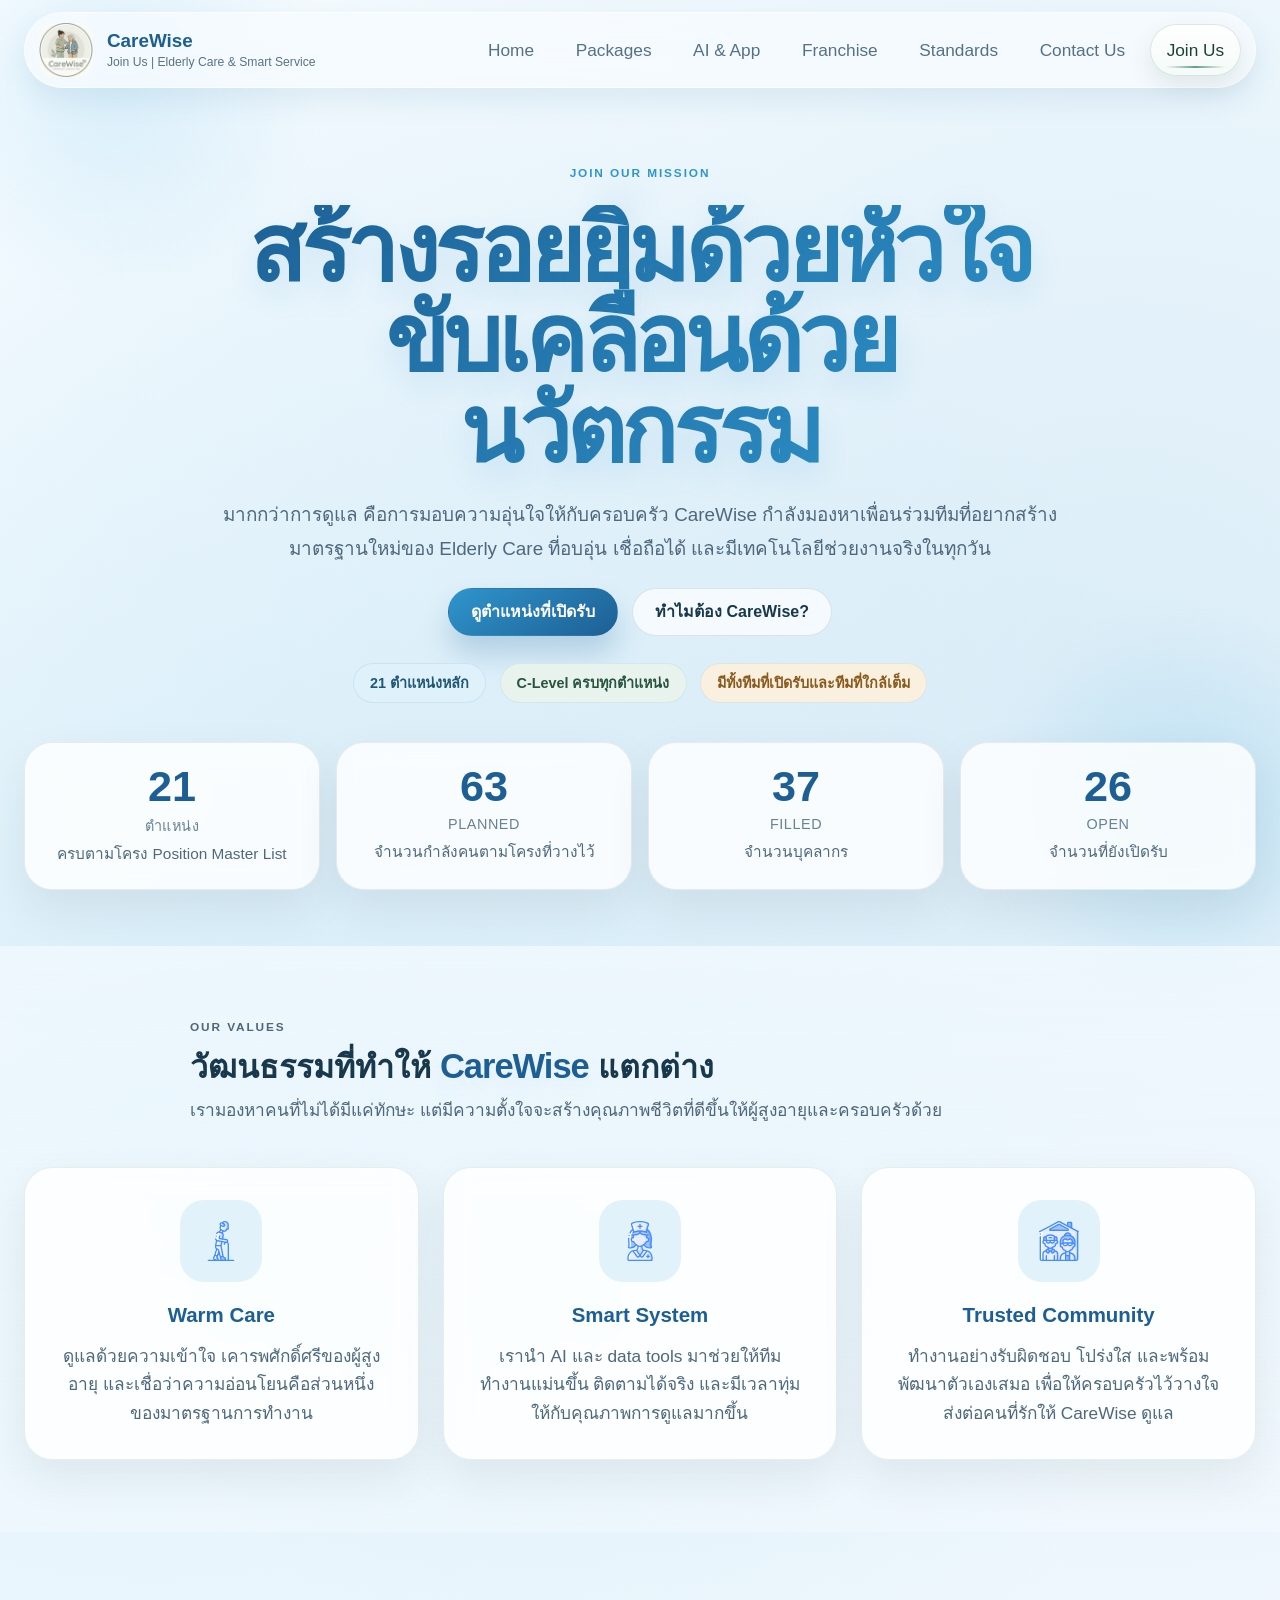
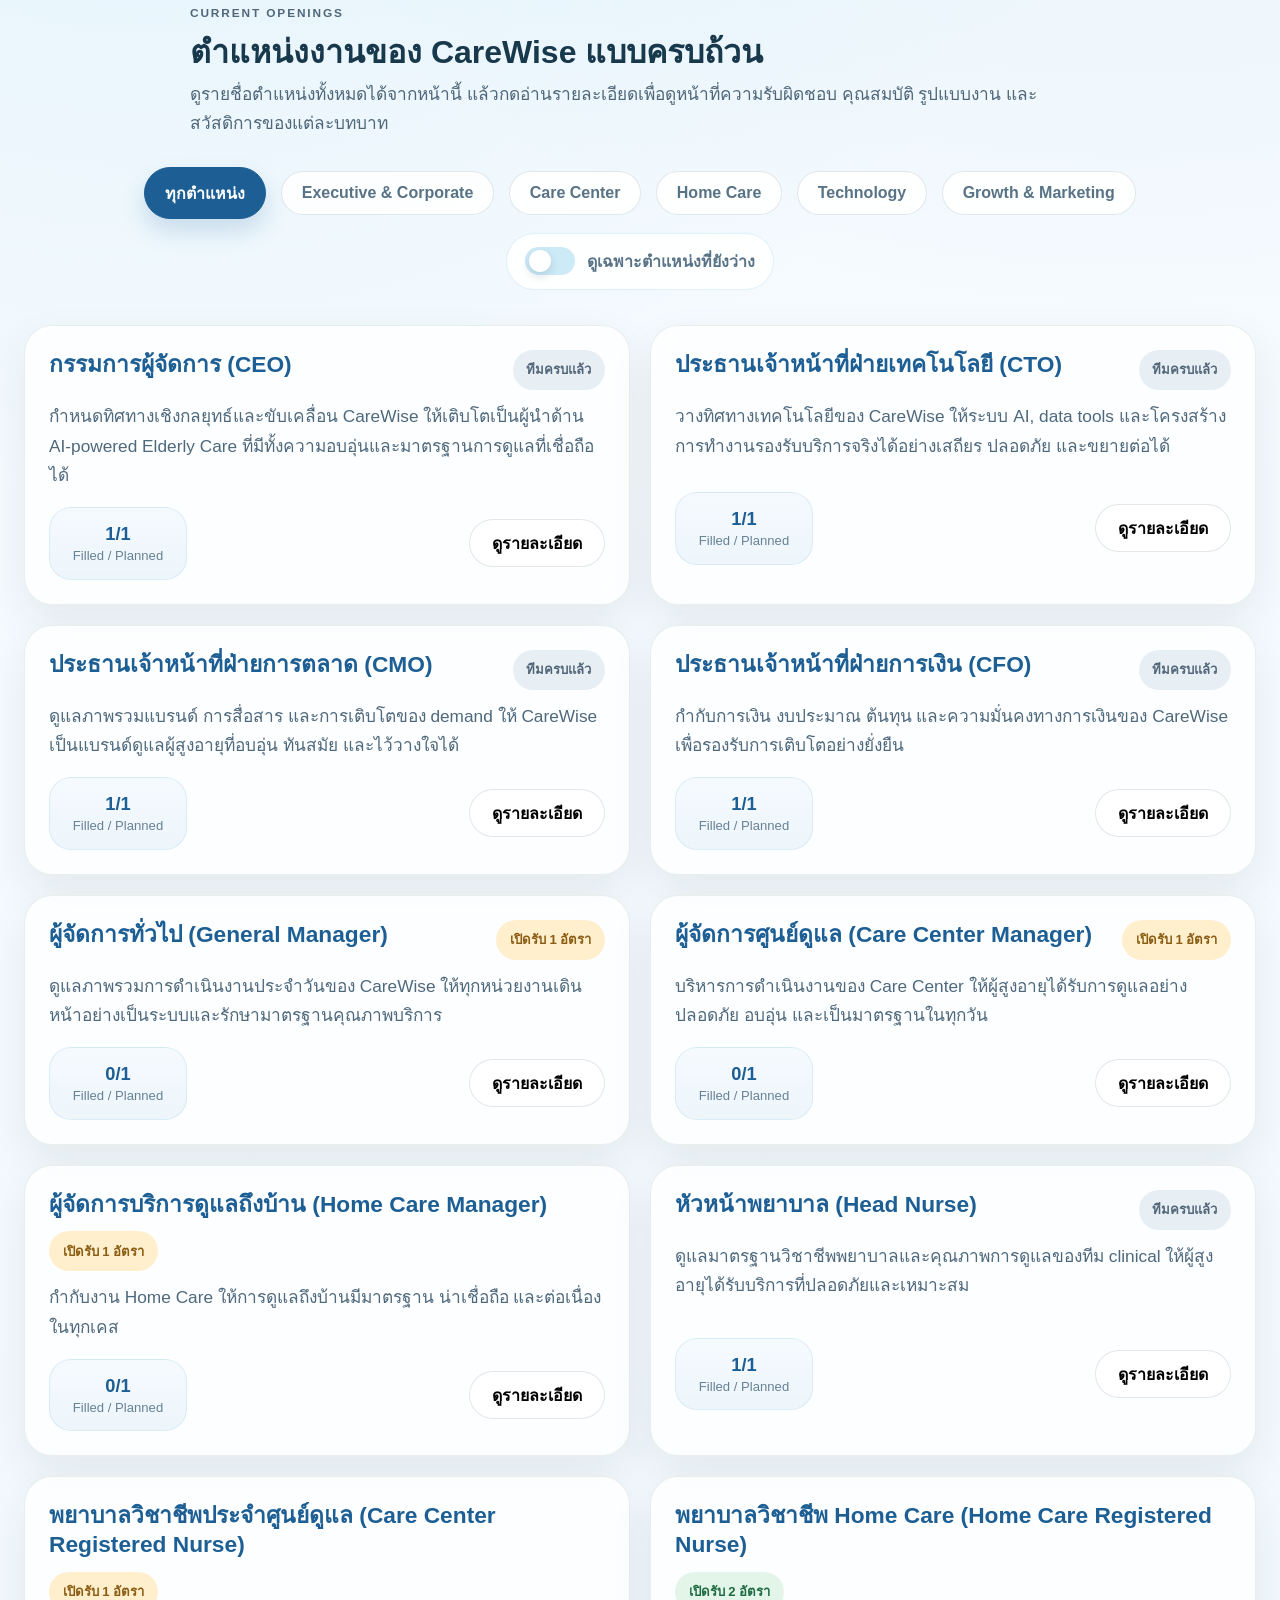
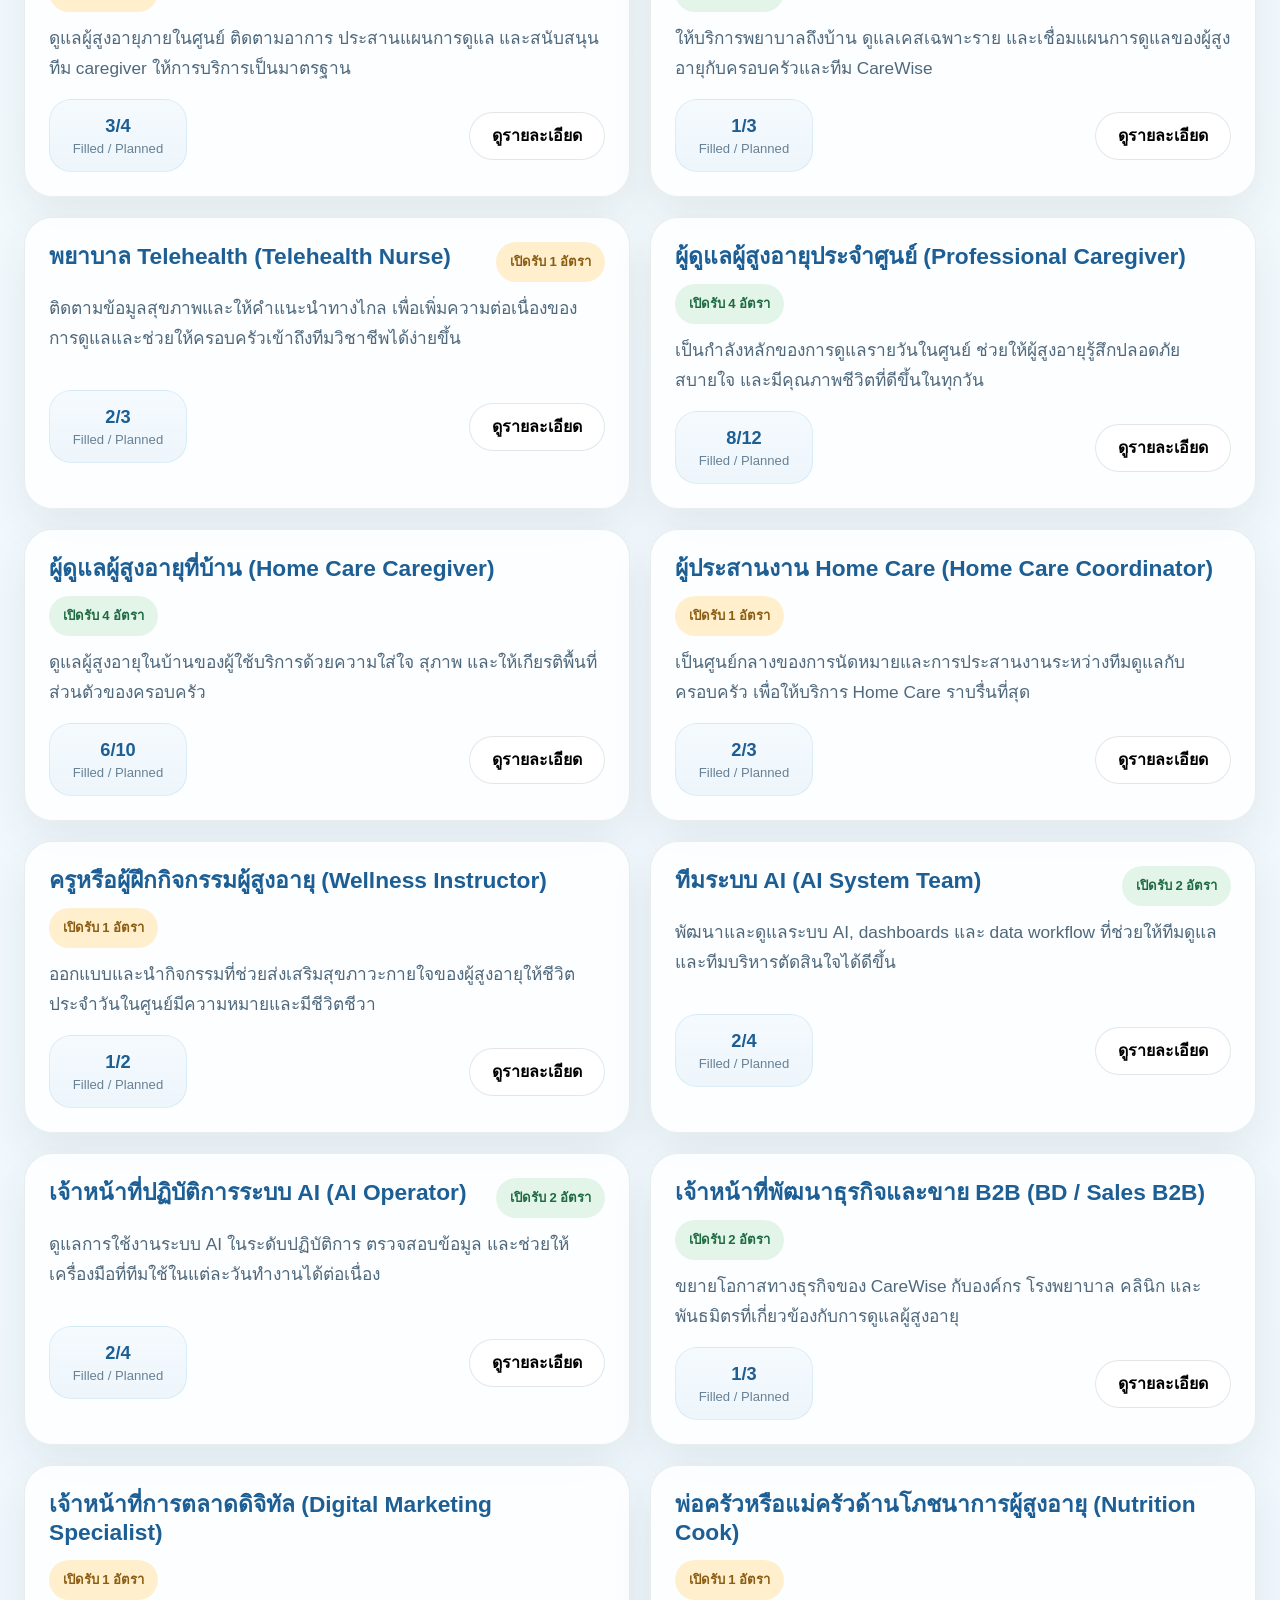
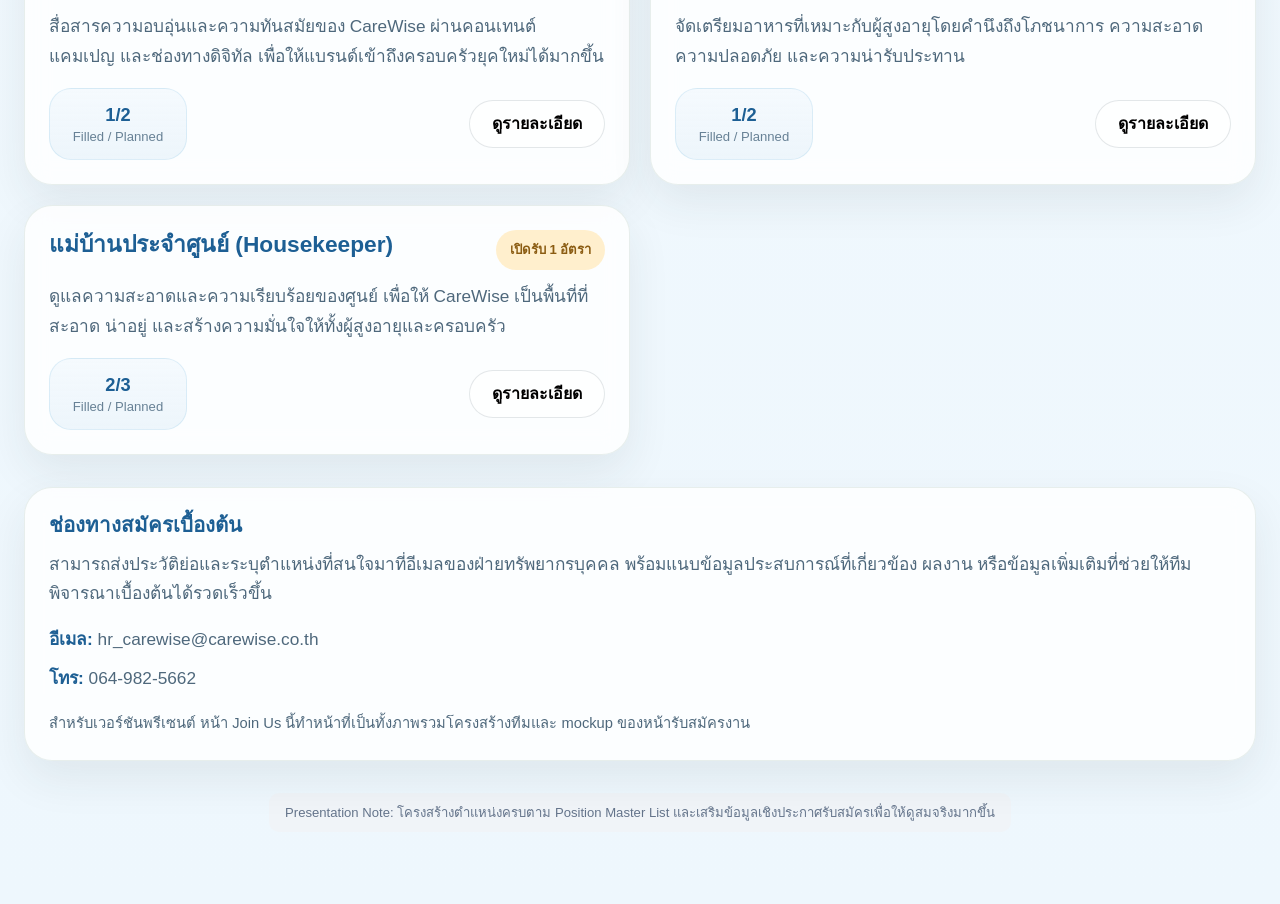
<file: careers.html>
﻿<!DOCTYPE html>
<html lang="th">
<head>
  <meta charset="UTF-8">
  <meta name="viewport" content="width=device-width, initial-scale=1.0">
  <title>CareWise | Join Us - ร่วมสร้างอนาคตการดูแลผู้สูงอายุ</title>
  <meta name="description" content="CareWise Join Us รวมตำแหน่งงานของ CareWise ครบทุกสายงาน พร้อมรายละเอียดหน้าที่ความรับผิดชอบ คุณสมบัติ สวัสดิการ และข้อมูลสำคัญที่ผู้สนใจร่วมงานควรรู้">
  <link rel="stylesheet" href="styles.css">
  <style>
    .careers-hero {
      padding-top: 76px;
      padding-bottom: 56px;
    }

    .careers-hero-shell {
      max-width: 980px;
      margin: 0 auto;
      text-align: center;
      display: grid;
      gap: 1.35rem;
      justify-items: center;
    }

    .hero-title-careers {
      margin: 0;
      max-width: 860px;
      font-size: clamp(3.2rem, 7.2vw, 6rem);
      line-height: 0.98;
      letter-spacing: -0.05em;
      background: linear-gradient(135deg, var(--brand-deep), var(--brand));
      -webkit-background-clip: text;
      -webkit-text-fill-color: transparent;
      text-shadow: 0 14px 30px rgba(47, 149, 204, 0.14);
    }

    .hero-subtitle-careers {
      max-width: 860px;
      margin: 0 auto;
      font-size: 1.18rem;
      line-height: 1.82;
      color: var(--ink-soft);
    }

    .hero-actions {
      justify-content: center;
    }

    .hero-metrics {
      display: flex;
      flex-wrap: wrap;
      justify-content: center;
      gap: 0.85rem;
      margin-top: 0.35rem;
    }

    .metric-pill,
    .status-chip,
    .meta-chip,
    .tag-chip {
      display: inline-flex;
      align-items: center;
      justify-content: center;
      min-height: 40px;
      padding: 0.65rem 1rem;
      border-radius: 999px;
      font-size: 0.9rem;
      font-weight: 700;
      line-height: 1.2;
    }

    .metric-pill {
      background: rgba(223, 241, 250, 0.92);
      color: #205777;
      border: 1px solid rgba(47, 149, 204, 0.12);
    }

    .metric-pill.soft {
      background: rgba(234, 243, 237, 0.96);
      color: #27543f;
    }

    .metric-pill.warm {
      background: rgba(251, 240, 223, 0.96);
      color: #8a5a1d;
    }

    .quick-stats {
      display: grid;
      grid-template-columns: repeat(4, minmax(0, 1fr));
      gap: 1rem;
      margin-top: 2.4rem;
    }

    .stat-card,
    .culture-card,
    .job-item,
    .note-card {
      border-radius: 28px;
      border: 1px solid rgba(120, 157, 140, 0.16);
      background: rgba(255, 255, 255, 0.82);
      box-shadow: 0 18px 44px rgba(34, 56, 48, 0.08);
      backdrop-filter: blur(12px);
    }

    .stat-card {
      padding: 1.4rem 1.1rem;
      text-align: center;
      display: grid;
      gap: 0.35rem;
    }

    .stat-card strong {
      font-family: var(--title-font);
      font-size: clamp(1.9rem, 4vw, 2.7rem);
      line-height: 1;
      color: var(--brand-deep);
    }

    .stat-card span {
      color: #678195;
      font-size: 0.9rem;
      letter-spacing: 0.04em;
      text-transform: uppercase;
    }

    .stat-card p {
      color: var(--ink-soft);
      font-size: 0.96rem;
      line-height: 1.55;
    }

    .culture-grid {
      display: grid;
      grid-template-columns: repeat(3, minmax(0, 1fr));
      gap: 1.5rem;
      margin-top: 2.6rem;
    }

    .culture-card {
      padding: 2rem;
      text-align: center;
      transition: transform 0.26s ease, box-shadow 0.26s ease;
    }

    .culture-card:hover {
      transform: translateY(-6px);
      box-shadow: 0 24px 56px rgba(34, 56, 48, 0.11);
    }

    .icon-box {
      width: 82px;
      height: 82px;
      margin: 0 auto 1.25rem;
      background: rgba(223, 241, 250, 0.92);
      border-radius: 24px;
      display: grid;
      place-items: center;
    }

    .culture-card h3 {
      margin-bottom: 0.9rem;
      color: var(--brand-deep);
    }

    .culture-card p {
      color: var(--ink-soft);
    }

    .filter-nav {
      display: flex;
      justify-content: center;
      align-items: center;
      gap: 0.9rem;
      margin: 0 auto;
      flex-wrap: wrap;
      max-width: 1180px;
    }

    .filter-toolbar {
      display: flex;
      justify-content: center;
      align-items: center;
      gap: 0.9rem;
      flex-wrap: wrap;
      margin-bottom: 2.2rem;
    }

    .filter-btn {
      padding: 0.78rem 1.25rem;
      border-radius: 999px;
      border: 1px solid var(--line);
      background: rgba(255, 255, 255, 0.88);
      cursor: pointer;
      font-weight: 700;
      color: #587286;
      transition: all 0.2s ease;
    }

    .filter-btn:hover,
    .filter-btn:focus-visible {
      color: var(--brand-deep);
      border-color: rgba(47, 149, 204, 0.24);
      outline: none;
    }

    .filter-btn.active {
      background: var(--brand-deep);
      color: #fff;
      border-color: var(--brand-deep);
      box-shadow: 0 12px 24px rgba(29, 95, 148, 0.18);
    }

    .open-only-wrap {
      display: flex;
      justify-content: center;
      flex: 0 0 auto;
    }

    .toggle-pill {
      display: inline-flex;
      align-items: center;
      gap: 0.7rem;
      padding: 0.82rem 1.15rem;
      border-radius: 999px;
      border: 1px solid rgba(47, 149, 204, 0.14);
      background: rgba(255, 255, 255, 0.9);
      color: #587286;
      font-weight: 700;
      cursor: pointer;
      user-select: none;
      transition: border-color 0.2s ease, box-shadow 0.2s ease, color 0.2s ease;
    }

    .toggle-pill:hover {
      color: var(--brand-deep);
      border-color: rgba(47, 149, 204, 0.24);
      box-shadow: 0 10px 22px rgba(47, 149, 204, 0.08);
    }

    .toggle-pill input {
      position: absolute;
      opacity: 0;
      pointer-events: none;
    }

    .toggle-switch {
      position: relative;
      width: 50px;
      height: 28px;
      border-radius: 999px;
      background: rgba(136, 204, 235, 0.42);
      transition: background 0.2s ease;
      flex: 0 0 auto;
    }

    .toggle-switch::after {
      content: "";
      position: absolute;
      top: 3px;
      left: 4px;
      width: 22px;
      height: 22px;
      border-radius: 50%;
      background: #fff;
      box-shadow: 0 4px 10px rgba(24, 56, 76, 0.16);
      transition: transform 0.2s ease;
    }

    .toggle-pill input:checked + .toggle-switch {
      background: linear-gradient(135deg, var(--brand), var(--brand-deep));
    }

    .toggle-pill input:checked + .toggle-switch::after {
      transform: translateX(20px);
    }

    .openings-list {
      display: grid;
      grid-template-columns: repeat(2, minmax(0, 1fr));
      gap: 1.25rem;
    }

    .job-item {
      display: grid;
      grid-template-columns: minmax(0, 1fr);
      gap: 1rem;
      align-items: start;
      padding: 1.5rem 1.5rem;
      transition: transform 0.24s ease, border-color 0.24s ease, box-shadow 0.24s ease;
    }

    .job-item:hover {
      transform: translateY(-3px);
      border-color: rgba(47, 149, 204, 0.2);
      box-shadow: 0 24px 56px rgba(34, 56, 48, 0.11);
    }

    .job-info {
      display: grid;
      gap: 0.75rem;
    }

    .job-info h3 {
      margin: 0;
      font-size: 1.42rem;
      color: var(--brand-deep);
    }

    .job-summary {
      color: var(--ink-soft);
      line-height: 1.72;
    }

    .job-topline,
    .job-actions,
    .modal-meta,
    .modal-header-meta,
    .modal-footer-actions,
    .benefit-list,
    .detail-grid {
      display: flex;
      flex-wrap: wrap;
      gap: 0.7rem;
    }

    .job-topline {
      align-items: start;
      justify-content: space-between;
      gap: 0.85rem;
    }

    .meta-chip,
    .tag-chip {
      background: rgba(239, 247, 252, 0.95);
      color: #305d79;
      border: 1px solid rgba(47, 149, 204, 0.1);
      padding-inline: 0.82rem;
      font-size: 0.84rem;
    }

    .status-chip {
      padding-inline: 0.85rem;
      font-size: 0.82rem;
    }

    .status-open {
      background: rgba(226, 245, 232, 0.96);
      color: #1e6a43;
    }

    .status-hot {
      background: rgba(255, 239, 204, 0.98);
      color: #8b5c12;
    }

    .status-filled {
      background: rgba(231, 238, 244, 0.98);
      color: #516678;
    }

    .job-actions {
      align-items: center;
      justify-content: space-between;
      min-width: 0;
    }

    .headcount-badge {
      min-width: 138px;
      padding: 0.95rem 1rem;
      border-radius: 22px;
      background: linear-gradient(180deg, rgba(245, 250, 254, 0.98), rgba(236, 245, 251, 0.94));
      border: 1px solid rgba(47, 149, 204, 0.12);
      text-align: center;
    }

    .headcount-badge strong {
      display: block;
      color: var(--brand-deep);
      font-size: 1.14rem;
    }

    .headcount-badge span {
      display: block;
      color: #678195;
      font-size: 0.82rem;
      margin-top: 0.2rem;
    }

    .note-grid {
      display: grid;
      grid-template-columns: repeat(2, minmax(0, 1fr));
      gap: 1.3rem;
      margin-top: 2rem;
    }

    .note-card {
      padding: 1.5rem;
      display: grid;
      gap: 0.75rem;
    }

    .note-card h3 {
      color: var(--brand-deep);
      margin: 0;
    }

    .note-card p,
    .note-card li {
      color: var(--ink-soft);
      line-height: 1.72;
    }

    .note-card ul {
      margin: 0;
      padding-left: 1.2rem;
    }

    .note-card strong {
      color: var(--brand-deep);
    }

    .contact-lines {
      display: grid;
      gap: 0.55rem;
      margin-top: 0.25rem;
    }

    .jd-modal {
      display: none;
      position: fixed;
      inset: 0;
      z-index: 100;
      background: rgba(24, 56, 76, 0.44);
      backdrop-filter: blur(10px);
      padding: 2rem;
      overflow-y: auto;
    }

    .jd-modal.is-open {
      display: block;
    }

    .jd-content {
      max-width: 1120px;
      margin: 2rem auto;
      background: rgba(255, 255, 255, 0.98);
      padding: 2.6rem;
      border-radius: 34px;
      position: relative;
      box-shadow: 0 30px 80px rgba(16, 39, 53, 0.18);
    }

    .close-jd {
      position: absolute;
      top: 1.4rem;
      right: 1.4rem;
      background: var(--accent-soft);
      border: 0;
      width: 44px;
      height: 44px;
      border-radius: 50%;
      cursor: pointer;
      font-weight: 700;
      font-size: 1rem;
      color: var(--brand-deep);
    }

    .modal-header {
      display: grid;
      gap: 0.75rem;
      padding-right: 3.5rem;
    }

    .modal-header h2 {
      margin: 0;
      color: var(--brand-deep);
      font-size: clamp(2rem, 4vw, 3.05rem);
      line-height: 1.06;
    }

    .modal-summary {
      color: var(--ink-soft);
      font-size: 1.08rem;
      line-height: 1.78;
    }

    .modal-divider {
      border: 0;
      border-top: 1px solid var(--line);
      margin: 1.6rem 0;
    }

    .modal-grid {
      display: grid;
      grid-template-columns: minmax(0, 1.2fr) minmax(320px, 0.8fr);
      gap: 1.4rem;
    }

    .modal-panel {
      padding: 1.25rem 1.3rem;
      border-radius: 24px;
      background: rgba(244, 249, 252, 0.95);
      border: 1px solid rgba(47, 149, 204, 0.1);
      display: grid;
      gap: 0.85rem;
    }

    .modal-panel h3 {
      margin: 0;
      color: var(--brand-deep);
      font-size: 1.18rem;
    }

    .modal-panel p,
    .modal-panel li {
      color: var(--ink-soft);
      line-height: 1.72;
    }

    .modal-panel ul {
      margin: 0;
      padding-left: 1.2rem;
    }

    .modal-panel li + li {
      margin-top: 0.4rem;
    }

    .detail-grid {
      display: grid;
      grid-template-columns: repeat(2, minmax(0, 1fr));
      gap: 0.85rem;
    }

    .detail-item {
      padding: 0.9rem 1rem;
      border-radius: 20px;
      background: rgba(255, 255, 255, 0.88);
      border: 1px solid rgba(47, 149, 204, 0.08);
    }

    .detail-item strong {
      display: block;
      margin-bottom: 0.28rem;
      color: var(--brand-deep);
      font-size: 0.92rem;
      letter-spacing: 0.02em;
    }

    .detail-item span {
      color: var(--ink-soft);
      line-height: 1.6;
      font-size: 0.95rem;
    }

    .benefit-list {
      gap: 0.55rem;
    }

    .modal-footer-actions {
      margin-top: 1.5rem;
      align-items: center;
      justify-content: flex-start;
    }

    .pres-badge {
      display: inline-block;
      padding: 0.52rem 1rem;
      background: #f0f4f8;
      border-radius: 10px;
      font-size: 0.82rem;
      color: #64748b;
      margin-top: 2rem;
    }

    .apply-note {
      color: #678195;
      font-size: 0.92rem;
      line-height: 1.65;
      margin-top: 0.35rem;
    }

    @media (max-width: 1100px) {
      .quick-stats {
        grid-template-columns: repeat(2, minmax(0, 1fr));
      }

      .modal-grid {
        grid-template-columns: 1fr;
      }
    }

    @media (max-width: 900px) {
      .culture-grid,
      .note-grid,
      .detail-grid {
        grid-template-columns: 1fr;
      }

      .openings-list {
        grid-template-columns: 1fr;
      }

      .job-item {
        grid-template-columns: 1fr;
      }

      .job-actions {
        min-width: 0;
        justify-content: flex-start;
      }

      .jd-content {
        padding: 1.5rem;
        border-radius: 26px;
      }

      .modal-header {
        padding-right: 2.8rem;
      }
    }

    @media (max-width: 640px) {
      .careers-hero {
        padding-top: 48px;
        padding-bottom: 34px;
      }

      .quick-stats {
        grid-template-columns: 1fr;
      }

      .hero-subtitle-careers {
        font-size: 1.02rem;
      }

      .jd-modal {
        padding: 1rem;
      }
    }
  </style>
</head>
<body>
  <div class="ambient ambient-left"></div>
  <div class="ambient ambient-right"></div>

  <header class="site-header">
    <a class="brand" href="index.html" aria-label="CareWise">
      <span class="brand-mark"><img src="images_by_Friends/logo.jpg" alt="CareWise logo"></span>
      <span class="brand-copy">
        <strong>CareWise</strong>
        <small>Join Us | Elderly Care &amp; Smart Service</small>
      </span>
    </a>
    <nav class="top-nav" aria-label="Primary"></nav>
  </header>

  <main>
    <section class="hero-section careers-hero">
      <div class="container careers-hero-shell">
        <p class="eyebrow" data-reveal>JOIN OUR MISSION</p>
        <h1 class="hero-title-careers" data-reveal>สร้างรอยยิ้มด้วยหัวใจ<br>ขับเคลื่อนด้วยนวัตกรรม</h1>
        <p class="hero-subtitle-careers" data-reveal>
          มากกว่าการดูแล คือการมอบความอุ่นใจให้กับครอบครัว CareWise กำลังมองหาเพื่อนร่วมทีมที่อยากสร้างมาตรฐานใหม่ของ
          Elderly Care ที่อบอุ่น เชื่อถือได้ และมีเทคโนโลยีช่วยงานจริงในทุกวัน
        </p>
        <div class="hero-actions" data-reveal>
          <a class="button button-primary" href="#openings">ดูตำแหน่งที่เปิดรับ</a>
          <a class="button button-secondary" href="#culture">ทำไมต้อง CareWise?</a>
        </div>
        <div class="hero-metrics" data-reveal>
          <span class="metric-pill">21 ตำแหน่งหลัก</span>
          <span class="metric-pill soft">C-Level ครบทุกตำแหน่ง</span>
          <span class="metric-pill warm">มีทั้งทีมที่เปิดรับและทีมที่ใกล้เต็ม</span>
        </div>
      </div>
      <div class="container">
        <div class="quick-stats" id="quickStats"></div>
      </div>
    </section>

    <section class="content-section tone-soft" id="culture">
      <div class="container">
        <div class="section-head center" data-reveal>
          <p class="eyebrow">Our Values</p>
          <h2>วัฒนธรรมที่ทำให้ <span class="brand-inline">CareWise</span> แตกต่าง</h2>
          <p>เรามองหาคนที่ไม่ได้มีแค่ทักษะ แต่มีความตั้งใจจะสร้างคุณภาพชีวิตที่ดีขึ้นให้ผู้สูงอายุและครอบครัวด้วย</p>
        </div>

        <div class="culture-grid">
          <article class="culture-card" data-reveal>
            <div class="icon-box">
              <img src="images/svg/svg/005-elderly-2.svg" alt="Warm Care" width="40">
            </div>
            <h3>Warm Care</h3>
            <p>ดูแลด้วยความเข้าใจ เคารพศักดิ์ศรีของผู้สูงอายุ และเชื่อว่าความอ่อนโยนคือส่วนหนึ่งของมาตรฐานการทำงาน</p>
          </article>

          <article class="culture-card" data-reveal>
            <div class="icon-box">
              <img src="images/svg/svg/004-nurse.svg" alt="Smart System" width="40">
            </div>
            <h3>Smart System</h3>
            <p>เรานำ AI และ data tools มาช่วยให้ทีมทำงานแม่นขึ้น ติดตามได้จริง และมีเวลาทุ่มให้กับคุณภาพการดูแลมากขึ้น</p>
          </article>

          <article class="culture-card" data-reveal>
            <div class="icon-box">
              <img src="images/svg/svg/006-elderly-3.svg" alt="Trusted Community" width="40">
            </div>
            <h3>Trusted Community</h3>
            <p>ทำงานอย่างรับผิดชอบ โปร่งใส และพร้อมพัฒนาตัวเองเสมอ เพื่อให้ครอบครัวไว้วางใจส่งต่อคนที่รักให้ CareWise ดูแล</p>
          </article>
        </div>
      </div>
    </section>

    <section class="content-section" id="openings">
      <div class="container">
        <div class="section-head center" data-reveal>
          <p class="eyebrow">Current Openings</p>
          <h2>ตำแหน่งงานของ CareWise แบบครบถ้วน</h2>
          <p>ดูรายชื่อตำแหน่งทั้งหมดได้จากหน้านี้ แล้วกดอ่านรายละเอียดเพื่อดูหน้าที่ความรับผิดชอบ คุณสมบัติ รูปแบบงาน และสวัสดิการของแต่ละบทบาท</p>
        </div>

        <div class="filter-toolbar" data-reveal>
          <nav class="filter-nav">
            <button class="filter-btn active" data-group="all">ทุกตำแหน่ง</button>
            <button class="filter-btn" data-group="executive">Executive & Corporate</button>
            <button class="filter-btn" data-group="care-center">Care Center</button>
            <button class="filter-btn" data-group="home-care">Home Care</button>
            <button class="filter-btn" data-group="technology">Technology</button>
            <button class="filter-btn" data-group="growth">Growth & Marketing</button>
          </nav>
          <div class="open-only-wrap">
            <label class="toggle-pill" for="openOnlyToggle">
              <input type="checkbox" id="openOnlyToggle">
              <span class="toggle-switch" aria-hidden="true"></span>
              <span>ดูเฉพาะตำแหน่งที่ยังว่าง</span>
            </label>
          </div>
        </div>

        <div class="openings-list" id="jobContainer"></div>

        <div class="note-grid">
          <article class="note-card" data-reveal style="grid-column: 1 / -1;">
            <h3>ช่องทางสมัครเบื้องต้น</h3>
            <p>สามารถส่งประวัติย่อและระบุตำแหน่งที่สนใจมาที่อีเมลของฝ่ายทรัพยากรบุคคล พร้อมแนบข้อมูลประสบการณ์ที่เกี่ยวข้อง ผลงาน หรือข้อมูลเพิ่มเติมที่ช่วยให้ทีมพิจารณาเบื้องต้นได้รวดเร็วขึ้น</p>
            <div class="contact-lines">
              <p><strong>อีเมล:</strong> hr_carewise@carewise.co.th</p>
              <p><strong>โทร:</strong> 064-982-5662</p>
            </div>
            <p class="apply-note">สำหรับเวอร์ชันพรีเซนต์ หน้า Join Us นี้ทำหน้าที่เป็นทั้งภาพรวมโครงสร้างทีมและ mockup ของหน้ารับสมัครงาน</p>
          </article>
        </div>

        <div style="text-align: center;">
          <p class="pres-badge">Presentation Note: โครงสร้างตำแหน่งครบตาม Position Master List และเสริมข้อมูลเชิงประกาศรับสมัครเพื่อให้ดูสมจริงมากขึ้น</p>
        </div>
      </div>
    </section>
  </main>

  <div class="jd-modal" id="jdModal" aria-hidden="true">
    <div class="jd-content">
      <button class="close-jd" id="closeJd" aria-label="Close details">&times;</button>
      <div id="jdBody"></div>
    </div>
  </div>

  <script>
    const commonBenefits = [
      "ประกันสังคมและสิทธิการลาตามกฎหมายแรงงาน",
      "อบรมและพัฒนาทักษะตามแผนการเรียนรู้ของตำแหน่ง",
      "ประเมินผลงานตามรอบและมีโอกาสเติบโตตามผลงาน",
      "ทำงานร่วมกับทีมที่ให้ความสำคัญกับคุณภาพการดูแลและการสื่อสารอย่างมืออาชีพ"
    ];

    const positions = [
      {
        id: "p01",
        code: "P01",
        title: "กรรมการผู้จัดการ",
        titleEn: "CEO",
        category: "executive",
        teamLabel: "Executive & Corporate",
        location: "FYI Center, Rama 4",
        type: "Full-time",
        reportTo: "คณะกรรมการ / ผู้ถือหุ้น",
        headcount: { planned: 1, filled: 1, open: 0 },
        status: "filled",
        salary: "ตามโครงสร้างผู้บริหารระดับสูงของบริษัท",
        schedule: "จันทร์-ศุกร์ และพร้อมกำกับงานตามความจำเป็นเชิงธุรกิจ",
        summary: "กำหนดทิศทางเชิงกลยุทธ์และขับเคลื่อน CareWise ให้เติบโตเป็นผู้นำด้าน AI-powered Elderly Care ที่มีทั้งความอบอุ่นและมาตรฐานการดูแลที่เชื่อถือได้",
        responsibilities: [
          "กำหนดวิสัยทัศน์ กลยุทธ์ และเป้าหมายการเติบโตของบริษัทในระยะสั้น กลาง และยาว",
          "กำกับการดำเนินงานของทุกสายงานให้สอดคล้องกับแผนธุรกิจและภาพลักษณ์ของแบรนด์",
          "สร้างความร่วมมือกับโรงพยาบาล พันธมิตรธุรกิจ นักลงทุน และเครือข่ายที่เกี่ยวข้อง",
          "ติดตามผลประกอบการ คุณภาพบริการ และความเสี่ยงเชิงธุรกิจในภาพรวม",
          "สร้างวัฒนธรรมองค์กรที่ให้ความสำคัญกับคุณภาพ มาตรฐาน และความไว้วางใจจากครอบครัวผู้ใช้บริการ"
        ],
        qualifications: [
          "มีประสบการณ์บริหารองค์กรหรือธุรกิจบริการอย่างน้อย 8-10 ปี",
          "มองภาพธุรกิจ การเงิน การตลาด และ operations ได้เชื่อมกัน",
          "มีภาวะผู้นำสูง ตัดสินใจชัดเจน และบริหาร stakeholder ได้ดี",
          "หากมีประสบการณ์ในธุรกิจสุขภาพ การดูแล หรือบริการที่มีความละเอียดอ่อน จะเหมาะมาก"
        ],
        idealProfile: [
          "เป็นผู้นำที่ดูได้ทั้งภาพใหญ่และรายละเอียดที่กระทบคุณภาพบริการ",
          "เชื่อในการใช้เทคโนโลยีเพื่อเสริมทีม ไม่ใช่แทนความเป็นมนุษย์",
          "สื่อสารเป้าหมายให้ทีมหลายสายงานเดินไปในทิศทางเดียวกันได้"
        ],
        benefits: [
          ...commonBenefits,
          "สิทธิ์อุปกรณ์และเครื่องมือการทำงานสำหรับบทบาทบริหาร",
          "เข้าร่วมเวทีประชุมเชิงกลยุทธ์และเครือข่ายพันธมิตรธุรกิจของบริษัท"
        ]
      },
      {
        id: "p02",
        code: "P02",
        title: "ประธานเจ้าหน้าที่ฝ่ายเทคโนโลยี",
        titleEn: "CTO",
        category: "executive",
        teamLabel: "Executive & Corporate",
        location: "Hybrid / FYI Center",
        type: "Full-time",
        reportTo: "CEO",
        headcount: { planned: 1, filled: 1, open: 0 },
        status: "filled",
        salary: "ตามโครงสร้างผู้บริหารสายเทคโนโลยี",
        schedule: "จันทร์-ศุกร์ และพร้อมสนับสนุนระบบเมื่อมีเหตุจำเป็น",
        summary: "วางทิศทางเทคโนโลยีของ CareWise ให้ระบบ AI, data tools และโครงสร้างการทำงานรองรับบริการจริงได้อย่างเสถียร ปลอดภัย และขยายต่อได้",
        responsibilities: [
          "กำหนดสถาปัตยกรรมระบบ ข้อมูล และเครื่องมือที่รองรับการให้บริการของ CareWise",
          "แปลง pain point จากหน้างานดูแลและปฏิบัติการให้เป็น product roadmap ที่ใช้ได้จริง",
          "กำกับทีม AI, data, operators และ vendor ที่เกี่ยวข้องกับระบบหลัก",
          "ดูแลเรื่อง data governance, privacy และความพร้อมของระบบที่เกี่ยวข้องกับข้อมูลผู้ใช้บริการ",
          "ประสานกับทีมบริหารเพื่อให้เทคโนโลยีตอบโจทย์ทั้งคุณภาพบริการและการเติบโตของธุรกิจ"
        ],
        qualifications: [
          "มีประสบการณ์นำทีมเทคโนโลยีหรือ product engineering ในระดับ senior",
          "เข้าใจทั้ง software, data workflow, AI implementation และ operations",
          "สื่อสารกับทีมเทคนิคและ non-technical ได้ดี",
          "ถ้ามีประสบการณ์ใน healthtech, caretech หรือ service operations จะได้เปรียบ"
        ],
        idealProfile: [
          "เป็นคนที่ชอบสร้างระบบที่เชื่อมกับงานหน้างานจริง",
          "ให้ความสำคัญกับความต่อเนื่องของระบบพอ ๆ กับนวัตกรรม",
          "พร้อมทำงานใกล้ชิดกับทีมบริการเพื่อเข้าใจโจทย์ของผู้ใช้งานจริง"
        ],
        benefits: [
          ...commonBenefits,
          "เครื่องมือการทำงานและ software stack ที่จำเป็นต่อบทบาทเทคโนโลยี",
          "มีส่วนร่วมในการกำหนด roadmap และการลงทุนด้านระบบขององค์กร"
        ]
      },
      {
        id: "p03",
        code: "P03",
        title: "ประธานเจ้าหน้าที่ฝ่ายการตลาด",
        titleEn: "CMO",
        category: "executive",
        teamLabel: "Executive & Corporate",
        location: "FYI Center, Rama 4",
        type: "Full-time",
        reportTo: "CEO",
        headcount: { planned: 1, filled: 1, open: 0 },
        status: "filled",
        salary: "ตามโครงสร้างผู้บริหารสายการตลาด",
        schedule: "จันทร์-ศุกร์",
        summary: "ดูแลภาพรวมแบรนด์ การสื่อสาร และการเติบโตของ demand ให้ CareWise เป็นแบรนด์ดูแลผู้สูงอายุที่อบอุ่น ทันสมัย และไว้วางใจได้",
        responsibilities: [
          "วางกลยุทธ์แบรนด์ การสื่อสาร และแผนการตลาดให้สอดคล้องกับ positioning ของ CareWise",
          "ดูแลการสร้าง lead ทั้ง B2C และ B2B ผ่านช่องทางออนไลน์ ออฟไลน์ และพันธมิตร",
          "ประสานงานกับทีม Growth, Sales และ Operations เพื่อให้ประสบการณ์ลูกค้าต่อเนื่อง",
          "กำหนด narrative ของแบรนด์ให้สื่อสารทั้งความอบอุ่นและนวัตกรรมได้ชัดเจน",
          "ติดตาม performance ของแคมเปญและปรับแผนตามข้อมูลจริง"
        ],
        qualifications: [
          "มีประสบการณ์ด้าน brand, marketing หรือ growth strategy อย่างน้อย 7 ปี",
          "เข้าใจธุรกิจบริการและสามารถสื่อสารเรื่องที่ละเอียดอ่อนอย่างการดูแลผู้สูงอายุได้ดี",
          "มีทักษะวิเคราะห์ data และสื่อสารเชิงกลยุทธ์",
          "บริหารทีมข้ามสายงานและทำงานร่วมกับผู้บริหารระดับสูงได้"
        ],
        idealProfile: [
          "เข้าใจทั้งภาพแบรนด์และผลลัพธ์เชิงธุรกิจ",
          "ชอบเล่าเรื่องที่มีความหมายและเปลี่ยนเป็นการเติบโตได้",
          "มีความละเอียดอ่อนต่อความรู้สึกของครอบครัวผู้ใช้บริการ"
        ],
        benefits: [
          ...commonBenefits,
          "งบและเครื่องมือการตลาดตามบทบาทผู้บริหาร",
          "โอกาสทำงานกับพันธมิตรและ campaign เชิงกลยุทธ์ขององค์กร"
        ]
      },
      {
        id: "p04",
        code: "P04",
        title: "ประธานเจ้าหน้าที่ฝ่ายการเงิน",
        titleEn: "CFO",
        category: "executive",
        teamLabel: "Executive & Corporate",
        location: "FYI Center, Rama 4",
        type: "Full-time",
        reportTo: "CEO",
        headcount: { planned: 1, filled: 1, open: 0 },
        status: "filled",
        salary: "ตามโครงสร้างผู้บริหารสายการเงิน",
        schedule: "จันทร์-ศุกร์",
        summary: "กำกับการเงิน งบประมาณ ต้นทุน และความมั่นคงทางการเงินของ CareWise เพื่อรองรับการเติบโตอย่างยั่งยืน",
        responsibilities: [
          "วางแผนงบประมาณ กระแสเงินสด และ financial control ของบริษัท",
          "วิเคราะห์ต้นทุน กำไร และความคุ้มค่าของบริการแต่ละสายงาน",
          "สนับสนุนทีมผู้บริหารในการตัดสินใจเรื่องการลงทุนและการขยายธุรกิจ",
          "ดูแลด้านภาษี บัญชี และความเสี่ยงทางการเงิน",
          "สร้างกรอบการทำงานทางการเงินที่โปร่งใสและใช้ตัดสินใจได้จริง"
        ],
        qualifications: [
          "มีประสบการณ์ด้านการเงิน การบัญชี หรือ planning ในระดับสูง",
          "เข้าใจ budgeting, forecasting และการควบคุมต้นทุนในธุรกิจบริการ",
          "รอบคอบ เชื่อถือได้ และแปลงตัวเลขเป็น insight ทางธุรกิจได้",
          "หากมีพื้นฐานธุรกิจสุขภาพหรือ service business จะเหมาะมาก"
        ],
        idealProfile: [
          "ชอบสร้างเสถียรภาพให้การเติบโตขององค์กร",
          "มีวินัยและความน่าเชื่อถือสูง",
          "สามารถทำงานกับทีมบริหารและทีมปฏิบัติการได้อย่างสมดุล"
        ],
        benefits: [
          ...commonBenefits,
          "อุปกรณ์การทำงานและระบบที่จำเป็นต่อบทบาทการเงิน",
          "มีส่วนร่วมใน strategic planning และการกำหนดโครงสร้างธุรกิจ"
        ]
      },
      {
        id: "p05",
        code: "P05",
        title: "ผู้จัดการทั่วไป",
        titleEn: "General Manager",
        category: "executive",
        teamLabel: "Executive & Corporate",
        location: "FYI Center, Rama 4",
        type: "Full-time",
        reportTo: "CEO",
        headcount: { planned: 1, filled: 0, open: 1 },
        status: "hot",
        salary: "45,000 - 60,000 บาท / เดือน",
        schedule: "จันทร์-ศุกร์ และพร้อมติดตามงานปฏิบัติการตามความจำเป็น",
        summary: "ดูแลภาพรวมการดำเนินงานประจำวันของ CareWise ให้ทุกหน่วยงานเดินหน้าอย่างเป็นระบบและรักษามาตรฐานคุณภาพบริการ",
        responsibilities: [
          "กำกับงานปฏิบัติการของทุกฝ่ายให้เดินไปตามเป้าหมายร่วมกัน",
          "ติดตาม KPI คุณภาพบริการ ทรัพยากรบุคคล และการใช้กำลังคน",
          "ประสานงานระหว่างทีมบริหาร ทีมดูแล และทีมสนับสนุนเพื่อแก้ปัญหาเฉพาะหน้า",
          "ผลักดัน execution ของแผนธุรกิจในระดับหน้างาน",
          "รายงานภาพรวมการดำเนินงานแก่ CEO และผู้บริหารที่เกี่ยวข้อง"
        ],
        qualifications: [
          "มีประสบการณ์บริหาร operations ในธุรกิจบริการอย่างน้อย 5 ปี",
          "จัดลำดับความสำคัญและแก้ปัญหาได้ดีภายใต้หลายโจทย์พร้อมกัน",
          "มีภาวะผู้นำ สื่อสารชัดเจน และทำงานกับหลายฝ่ายได้",
          "หากเคยบริหารศูนย์บริการหรือธุรกิจ care / hospitality จะเหมาะมาก"
        ],
        idealProfile: [
          "มองทั้งภาพใหญ่และแก้จุดติดขัดหน้างานได้",
          "ชอบทำให้งานหลายทีมเชื่อมกันอย่างลื่นไหล",
          "พร้อมลงรายละเอียดเพื่อยกระดับมาตรฐานขององค์กร"
        ],
        benefits: [
          ...commonBenefits,
          "ค่าเดินทางหรือค่าโทรศัพท์ตามลักษณะงาน",
          "สิทธิ์เข้าร่วมอบรมด้านการบริหารบริการและภาวะผู้นำ"
        ]
      },
      {
        id: "p06",
        code: "P06",
        title: "ผู้จัดการศูนย์ดูแล",
        titleEn: "Care Center Manager",
        category: "care-center",
        teamLabel: "Care Center",
        location: "Care Center",
        type: "Full-time",
        reportTo: "General Manager",
        headcount: { planned: 1, filled: 0, open: 1 },
        status: "open",
        salary: "ตามโครงสร้างผู้จัดการศูนย์",
        schedule: "ทำงานประจำศูนย์ พร้อมดูแลตารางบริการ",
        summary: "บริหารการดำเนินงานของ Care Center ให้ผู้สูงอายุได้รับการดูแลอย่างปลอดภัย อบอุ่น และเป็นมาตรฐานในทุกวัน",
        responsibilities: [
          "ดูแลการทำงานประจำวันของศูนย์ ทั้งคน พื้นที่ และคุณภาพบริการ",
          "ประสานงานกับ Head Nurse, caregiver, ครอบครัว และทีมสนับสนุน",
          "ติดตามความเรียบร้อยของตารางงาน กิจกรรม และการใช้ทรัพยากรภายในศูนย์",
          "รับมือสถานการณ์หน้างานและ escalation ที่เกี่ยวกับผู้ใช้บริการ",
          "รายงานผลการดำเนินงานและข้อเสนอแนะเพื่อพัฒนาศูนย์"
        ],
        qualifications: [
          "มีประสบการณ์บริหารหน่วยงานบริการหรือศูนย์ดูแล",
          "เข้าใจการประสานงานทีมหลายบทบาทในสภาพแวดล้อมที่มีผู้ใช้บริการจริง",
          "ใจเย็น มีวุฒิภาวะ และรับมือเหตุการณ์เฉพาะหน้าได้ดี",
          "หากมีพื้นฐานด้านสุขภาพหรือ care service จะพิจารณาเป็นพิเศษ"
        ],
        idealProfile: [
          "ชอบทำให้พื้นที่บริการดูอบอุ่นแต่มีระบบ",
          "สามารถดูแลทั้งคนและคุณภาพหน้างานได้พร้อมกัน",
          "ให้ความสำคัญกับประสบการณ์ของครอบครัวและผู้สูงอายุ"
        ],
        benefits: [
          ...commonBenefits,
          "ค่าเครื่องแบบหรือสิ่งสนับสนุนงานตามบทบาท",
          "มีโอกาสเติบโตสู่บทบาทบริหาร operations ในระดับสูงขึ้น"
        ]
      },
      {
        id: "p07",
        code: "P07",
        title: "ผู้จัดการบริการดูแลถึงบ้าน",
        titleEn: "Home Care Manager",
        category: "home-care",
        teamLabel: "Home Care",
        location: "FYI Center / ภาคสนาม",
        type: "Full-time",
        reportTo: "General Manager",
        headcount: { planned: 1, filled: 0, open: 1 },
        status: "open",
        salary: "ตามโครงสร้างผู้จัดการบริการถึงบ้าน",
        schedule: "จันทร์-ศุกร์ และติดตาม service schedule ตามความจำเป็น",
        summary: "กำกับงาน Home Care ให้การดูแลถึงบ้านมีมาตรฐาน น่าเชื่อถือ และต่อเนื่องในทุกเคส",
        responsibilities: [
          "วางแผนกำลังคนและจัดคิวบริการของทีม Home Care",
          "ติดตามคุณภาพการดูแล ประเมิน feedback และแก้ปัญหาเคสที่ซับซ้อน",
          "ประสานกับ Home Care Coordinator, พยาบาล และ caregiver ในแต่ละเคส",
          "ดูแลให้การสื่อสารกับครอบครัวผู้ใช้บริการมีความชัดเจนและตรงเวลา",
          "ช่วยพัฒนามาตรฐานการบริการถึงบ้านและระบบติดตามผล"
        ],
        qualifications: [
          "มีประสบการณ์บริหารทีมภาคสนามหรือทีมบริการถึงบ้าน",
          "จัดการ schedule และงานหลายเคสพร้อมกันได้ดี",
          "สื่อสารกับครอบครัวและทีมปฏิบัติการได้อย่างเป็นระบบ",
          "หากเข้าใจบริการดูแล สุขภาพ หรือ home service จะเหมาะมาก"
        ],
        idealProfile: [
          "ชอบงานที่ต้องคิดทั้ง logistics และประสบการณ์ของลูกค้า",
          "ตัดสินใจหน้างานได้ดีและไม่ตื่นตระหนกง่าย",
          "ให้ความสำคัญกับความต่อเนื่องของการดูแล"
        ],
        benefits: [
          ...commonBenefits,
          "ค่าเดินทางหรือค่าใช้จ่ายที่เกี่ยวข้องกับงานภาคสนามตามนโยบาย",
          "อุปกรณ์สื่อสารและระบบงานที่ช่วยติดตาม service ได้ชัดเจน"
        ]
      },
      {
        id: "p08",
        code: "P08",
        title: "หัวหน้าพยาบาล",
        titleEn: "Head Nurse",
        category: "care-center",
        teamLabel: "Care Center",
        location: "Care Center",
        type: "Full-time",
        reportTo: "Care Center Manager / General Manager",
        headcount: { planned: 1, filled: 1, open: 0 },
        status: "filled",
        salary: "ตามโครงสร้างหัวหน้าพยาบาล",
        schedule: "ประจำศูนย์ และกำกับมาตรฐานงานพยาบาล",
        summary: "ดูแลมาตรฐานวิชาชีพพยาบาลและคุณภาพการดูแลของทีม clinical ให้ผู้สูงอายุได้รับบริการที่ปลอดภัยและเหมาะสม",
        responsibilities: [
          "กำหนดแนวปฏิบัติทางการพยาบาลและควบคุมคุณภาพการดูแล",
          "สอนงานและสนับสนุนทีมพยาบาลทั้งในศูนย์และบริการเกี่ยวเนื่อง",
          "ประเมินแผนการดูแลรายบุคคลร่วมกับ caregiver และครอบครัว",
          "ติดตามเหตุการณ์ผิดปกติและช่วยวางแนวทางป้องกันความเสี่ยง",
          "เป็น clinical lead ในการยกระดับมาตรฐานบริการของ CareWise"
        ],
        qualifications: [
          "มีใบประกอบวิชาชีพพยาบาล",
          "มีประสบการณ์พยาบาลอย่างน้อย 5 ปี และเคยคุมงานทีม",
          "ละเอียด รอบคอบ และให้คำแนะนำทีมได้ดี",
          "เข้าใจงานดูแลผู้สูงอายุและบริบทการทำงานร่วมกับครอบครัว"
        ],
        idealProfile: [
          "เป็นคนที่ทีมพึ่งพาได้ในวันที่ต้องตัดสินใจเรื่องสำคัญ",
          "รักษาสมดุลระหว่างมาตรฐานวิชาชีพกับความอ่อนโยนในการดูแล",
          "สื่อสาร clinical reasoning ให้ทีม non-clinical เข้าใจได้"
        ],
        benefits: [
          ...commonBenefits,
          "สิทธิ์อบรมวิชาชีพและพัฒนาความรู้ด้านผู้สูงอายุ",
          "เครื่องแบบและอุปกรณ์ที่จำเป็นต่อการปฏิบัติงาน"
        ]
      },
      {
        id: "p09",
        code: "P09",
        title: "พยาบาลวิชาชีพประจำศูนย์ดูแล",
        titleEn: "Care Center Registered Nurse",
        category: "care-center",
        teamLabel: "Care Center",
        location: "Care Center",
        type: "Full-time / Shift",
        reportTo: "Head Nurse",
        headcount: { planned: 4, filled: 3, open: 1 },
        status: "hot",
        salary: "ตามโครงสร้างพยาบาลวิชาชีพประจำศูนย์",
        schedule: "ทำงานเป็นกะตามตารางศูนย์ดูแล",
        summary: "ดูแลผู้สูงอายุภายในศูนย์ ติดตามอาการ ประสานแผนการดูแล และสนับสนุนทีม caregiver ให้การบริการเป็นมาตรฐาน",
        responsibilities: [
          "ประเมินอาการทั่วไป ติดตาม vital signs และดูแลการพยาบาลตามแผน",
          "สื่อสารกับ Head Nurse และครอบครัวเมื่อพบประเด็นที่ต้องติดตาม",
          "แนะนำ caregiver เรื่องข้อควรระวังและกิจกรรมการดูแลประจำวัน",
          "บันทึกข้อมูลการดูแลและเหตุการณ์สำคัญอย่างครบถ้วน",
          "สนับสนุนบรรยากาศการดูแลที่ปลอดภัย สุภาพ และเป็นมืออาชีพ"
        ],
        qualifications: [
          "มีใบประกอบวิชาชีพพยาบาล",
          "สนใจงานผู้สูงอายุและการดูแลระยะยาว",
          "ทำงานเป็นทีมในระบบกะได้ดี",
          "สื่อสารกับครอบครัวได้อย่างมั่นใจและอ่อนโยน"
        ],
        idealProfile: [
          "ชอบงานที่ได้เห็นผู้ใช้บริการอย่างต่อเนื่อง",
          "ใส่ใจรายละเอียดและสังเกตการเปลี่ยนแปลงของผู้สูงอายุได้ดี",
          "พร้อมทำงานร่วมกับทีมหลายบทบาทในพื้นที่เดียวกัน"
        ],
        benefits: [
          ...commonBenefits,
          "ค่าเวรหรือค่ากะตามโครงสร้างที่บริษัทกำหนด",
          "การสนับสนุนด้านชุดยูนิฟอร์มและอุปกรณ์การพยาบาล"
        ]
      },
      {
        id: "p10",
        code: "P10",
        title: "พยาบาลวิชาชีพ Home Care",
        titleEn: "Home Care Registered Nurse",
        category: "home-care",
        teamLabel: "Home Care",
        location: "ภาคสนาม / บ้านผู้ใช้บริการ",
        type: "Full-time",
        reportTo: "Home Care Manager / Head Nurse",
        headcount: { planned: 3, filled: 1, open: 2 },
        status: "open",
        salary: "ตามโครงสร้างพยาบาลวิชาชีพ Home Care",
        schedule: "ตามตารางนัดหมายของผู้ใช้บริการ",
        summary: "ให้บริการพยาบาลถึงบ้าน ดูแลเคสเฉพาะราย และเชื่อมแผนการดูแลของผู้สูงอายุกับครอบครัวและทีม CareWise",
        responsibilities: [
          "เยี่ยมบ้าน ประเมินอาการ และให้การพยาบาลตามแผนดูแล",
          "สื่อสารข้อแนะนำแก่ครอบครัวเกี่ยวกับการดูแลต่อเนื่องที่บ้าน",
          "ประสานข้อมูลกับ Home Care Coordinator, Telehealth และ Head Nurse",
          "ติดตามความเปลี่ยนแปลงของเคสและรายงานเหตุที่ต้องเฝ้าระวัง",
          "สร้างความมั่นใจให้ครอบครัวผ่านการดูแลที่เป็นมืออาชีพและตรงเวลา"
        ],
        qualifications: [
          "มีใบประกอบวิชาชีพพยาบาล",
          "พร้อมทำงานนอกสถานที่และบริหารตารางบริการได้",
          "มีทักษะประเมินเคสและสื่อสารกับครอบครัวได้ชัดเจน",
          "หากมีประสบการณ์ Home Care หรือ case management จะพิจารณาเป็นพิเศษ"
        ],
        idealProfile: [
          "ชอบงานที่มีความยืดหยุ่นและได้เห็นบริบทของผู้ใช้บริการจริง",
          "วางตัวดี สุภาพ และน่าเชื่อถือเมื่อเข้าไปในบ้านผู้ใช้บริการ",
          "มีความรับผิดชอบสูงและรายงานงานอย่างครบถ้วน"
        ],
        benefits: [
          ...commonBenefits,
          "ค่าเดินทางหรือสวัสดิการตามลักษณะงานภาคสนาม",
          "อุปกรณ์และระบบสนับสนุนการติดตามเคส"
        ]
      },
      {
        id: "p11",
        code: "P11",
        title: "พยาบาล Telehealth",
        titleEn: "Telehealth Nurse",
        category: "home-care",
        teamLabel: "Home Care",
        location: "FYI Center / Hybrid",
        type: "Full-time",
        reportTo: "Head Nurse",
        headcount: { planned: 3, filled: 2, open: 1 },
        status: "hot",
        salary: "ตามโครงสร้างพยาบาล Telehealth",
        schedule: "ตามรอบเวลาการติดตามและการให้คำปรึกษาทางไกล",
        summary: "ติดตามข้อมูลสุขภาพและให้คำแนะนำทางไกล เพื่อเพิ่มความต่อเนื่องของการดูแลและช่วยให้ครอบครัวเข้าถึงทีมวิชาชีพได้ง่ายขึ้น",
        responsibilities: [
          "ติดตามข้อมูลจากระบบและประเมินสัญญาณที่ต้องเฝ้าระวัง",
          "ให้คำแนะนำทางโทรศัพท์หรือช่องทางดิจิทัลแก่ครอบครัวและผู้ดูแล",
          "ประสานเคสต่อกับทีม Home Care หรือ Care Center เมื่อมีประเด็นสำคัญ",
          "บันทึกการติดตามและผลการประเมินอย่างเป็นระบบ",
          "ช่วยสร้าง protocol การดูแลแบบผสมผสานระหว่างคนและเทคโนโลยี"
        ],
        qualifications: [
          "มีใบประกอบวิชาชีพพยาบาล",
          "สื่อสารทางโทรศัพท์หรือ online consultation ได้ดี",
          "วิเคราะห์ข้อมูลและตัดสินใจส่งต่อเคสได้เหมาะสม",
          "สนใจการใช้เทคโนโลยีในงานดูแลผู้สูงอายุ"
        ],
        idealProfile: [
          "ใจเย็นและอธิบายเรื่องสุขภาพให้ครอบครัวเข้าใจง่าย",
          "ชอบงานที่ผสมทั้งการติดตามข้อมูลและการสื่อสารเชิงดูแล",
          "มองเห็นสัญญาณสำคัญจากข้อมูลและบริบทของเคสได้"
        ],
        benefits: [
          ...commonBenefits,
          "ระบบและเครื่องมือ digital health ที่ช่วยทำงานได้สะดวก",
          "โอกาสพัฒนาทักษะด้าน telehealth และ care technology"
        ]
      },
      {
        id: "p12",
        code: "P12",
        title: "ผู้ดูแลผู้สูงอายุประจำศูนย์",
        titleEn: "Professional Caregiver",
        category: "care-center",
        teamLabel: "Care Center",
        location: "Care Center",
        type: "Full-time / Shift",
        reportTo: "Head Nurse / Care Center Manager",
        headcount: { planned: 12, filled: 8, open: 4 },
        status: "open",
        salary: "ตามโครงสร้าง caregiver ประจำศูนย์",
        schedule: "ทำงานเป็นกะตามตารางศูนย์",
        summary: "เป็นกำลังหลักของการดูแลรายวันในศูนย์ ช่วยให้ผู้สูงอายุรู้สึกปลอดภัย สบายใจ และมีคุณภาพชีวิตที่ดีขึ้นในทุกวัน",
        responsibilities: [
          "ช่วยผู้สูงอายุในกิจวัตรประจำวัน เช่น การเคลื่อนไหว รับประทานอาหาร และการดูแลตนเอง",
          "สังเกตอาการ พฤติกรรม หรือความเปลี่ยนแปลงที่ควรแจ้งทีมพยาบาล",
          "ร่วมดูแลบรรยากาศภายในศูนย์ให้เป็นมิตร อบอุ่น และปลอดภัย",
          "สนับสนุนกิจกรรมประจำวันร่วมกับทีม Wellness และทีมพยาบาล",
          "รายงานผลการดูแลตามรอบและปฏิบัติตามมาตรฐานของศูนย์"
        ],
        qualifications: [
          "มีใจรักงานบริการและพร้อมดูแลผู้สูงอายุอย่างจริงใจ",
          "อดทน ใจเย็น สุภาพ และทำงานเป็นกะได้",
          "หากผ่านการอบรม caregiver หรือมีประสบการณ์ใกล้เคียงจะพิจารณาเป็นพิเศษ",
          "สุขภาพแข็งแรงและมีวินัยในการทำงาน"
        ],
        idealProfile: [
          "ชอบทำงานใกล้ชิดกับผู้สูงอายุในทุกวัน",
          "มองเห็นคุณค่าของงานดูแลแม้เป็นงานรายละเอียดเล็ก ๆ",
          "มีความสม่ำเสมอและไว้ใจได้"
        ],
        benefits: [
          ...commonBenefits,
          "ค่าเวรหรือสวัสดิการตามระบบกะที่บริษัทกำหนด",
          "การอบรมมาตรฐานการดูแลผู้สูงอายุและการป้องกันความเสี่ยงหน้างาน"
        ]
      },
      {
        id: "p13",
        code: "P13",
        title: "ผู้ดูแลผู้สูงอายุที่บ้าน",
        titleEn: "Home Care Caregiver",
        category: "home-care",
        teamLabel: "Home Care",
        location: "บ้านผู้ใช้บริการ",
        type: "Full-time / Shift",
        reportTo: "Home Care Manager / Home Care Coordinator",
        headcount: { planned: 10, filled: 6, open: 4 },
        status: "open",
        salary: "ตามโครงสร้าง caregiver ดูแลที่บ้าน",
        schedule: "ตามแผนบริการของผู้ใช้บริการ",
        summary: "ดูแลผู้สูงอายุในบ้านของผู้ใช้บริการด้วยความใส่ใจ สุภาพ และให้เกียรติพื้นที่ส่วนตัวของครอบครัว",
        responsibilities: [
          "ดูแลกิจวัตรประจำวันของผู้สูงอายุในบ้านตามแผนบริการที่กำหนด",
          "ช่วยสร้างความสบายใจให้ครอบครัวผ่านการดูแลที่สม่ำเสมอและตรงเวลา",
          "สื่อสารกับ Home Care Coordinator และรายงานสิ่งที่ต้องติดตาม",
          "ดูแลความเรียบร้อย ความปลอดภัย และความเหมาะสมของการดูแลภายในบ้าน",
          "ปฏิบัติตาม guideline ของ CareWise อย่างครบถ้วน"
        ],
        qualifications: [
          "รักงานบริการและสามารถทำงานในบ้านผู้ใช้บริการได้อย่างเหมาะสม",
          "ตรงต่อเวลา สุภาพ และมีความรับผิดชอบสูง",
          "พร้อมเรียนรู้วิธีการดูแลตามมาตรฐานของบริษัท",
          "ถ้ามีประสบการณ์ Home Care หรือดูแลผู้สูงอายุจะได้เปรียบ"
        ],
        idealProfile: [
          "ชอบทำงานที่สร้างความเชื่อใจแบบใกล้ชิดกับครอบครัว",
          "มี maturity และมารยาทการทำงานในพื้นที่ส่วนตัวของผู้อื่น",
          "สื่อสารได้สุภาพและรายงานงานอย่างตรงไปตรงมา"
        ],
        benefits: [
          ...commonBenefits,
          "ค่าเดินทางหรือค่าบริการตามลักษณะงานที่บ้าน",
          "การจัดตารางงานและระบบประสานงานที่ช่วยให้ทำงานได้ชัดเจนขึ้น"
        ]
      },
      {
        id: "p14",
        code: "P14",
        title: "ผู้ประสานงาน Home Care",
        titleEn: "Home Care Coordinator",
        category: "home-care",
        teamLabel: "Home Care",
        location: "FYI Center, Rama 4",
        type: "Full-time",
        reportTo: "Home Care Manager",
        headcount: { planned: 3, filled: 2, open: 1 },
        status: "hot",
        salary: "ตามโครงสร้าง Home Care Coordinator",
        schedule: "จันทร์-ศุกร์ และพร้อมติดตามเคสตามช่วงเวลาบริการ",
        summary: "เป็นศูนย์กลางของการนัดหมายและการประสานงานระหว่างทีมดูแลกับครอบครัว เพื่อให้บริการ Home Care ราบรื่นที่สุด",
        responsibilities: [
          "จัดตารางนัดหมายและจับคู่ทีมดูแลให้เหมาะกับแต่ละเคส",
          "ติดตามความพร้อมของข้อมูลเคส เอกสาร และการอัปเดตหน้างาน",
          "ประสานการเปลี่ยนแปลงตาราง งานด่วน และ feedback จากครอบครัว",
          "ดูแลการสื่อสารระหว่างทีม field service กับทีมบริหารงานหลังบ้าน",
          "สรุปข้อมูลและรายงานสิ่งที่ควรปรับปรุงต่อผู้จัดการบริการ"
        ],
        qualifications: [
          "จัดการรายละเอียดและงานหลายรายการพร้อมกันได้ดี",
          "สื่อสารสุภาพ ชัดเจน และตอบสนองไว",
          "มีทักษะด้าน coordination, scheduling หรือ customer support",
          "หากเคยดูแลงานบริการที่มี field team จะเหมาะมาก"
        ],
        idealProfile: [
          "ชอบงานหลังบ้านที่ช่วยให้คนหน้างานทำงานง่ายขึ้น",
          "คิดเป็นระบบและไม่พลาดเรื่องสำคัญ",
          "ใจเย็นเมื่อต้องรับมือกับการเปลี่ยนแปลงหลายอย่างพร้อมกัน"
        ],
        benefits: [
          ...commonBenefits,
          "เครื่องมือและระบบงานที่ช่วยติดตาม schedule ได้ชัดเจน",
          "มีโอกาสเติบโตสู่บทบาท operations coordination และ service planning"
        ]
      },
      {
        id: "p15",
        code: "P15",
        title: "ครูหรือผู้ฝึกกิจกรรมผู้สูงอายุ",
        titleEn: "Wellness Instructor",
        category: "care-center",
        teamLabel: "Care Center",
        location: "Care Center",
        type: "Full-time / Part-time",
        reportTo: "Care Center Manager",
        headcount: { planned: 2, filled: 1, open: 1 },
        status: "hot",
        salary: "ตามโครงสร้าง Wellness Instructor",
        schedule: "ตามตารางกิจกรรมของศูนย์",
        summary: "ออกแบบและนำกิจกรรมที่ช่วยส่งเสริมสุขภาวะกายใจของผู้สูงอายุให้ชีวิตประจำวันในศูนย์มีความหมายและมีชีวิตชีวา",
        responsibilities: [
          "ออกแบบกิจกรรมให้เหมาะกับช่วงวัย สภาพร่างกาย และอารมณ์ของผู้สูงอายุ",
          "นำกิจกรรมกลุ่มหรือกิจกรรมรายบุคคลร่วมกับทีมดูแล",
          "สังเกตการมีส่วนร่วมและ feedback ของผู้สูงอายุเพื่อนำไปพัฒนาโปรแกรม",
          "ประสานกับทีมพยาบาลและ caregiver เพื่อให้กิจกรรมปลอดภัยและเหมาะสม",
          "ช่วยสร้างบรรยากาศเชิงบวกภายในศูนย์"
        ],
        qualifications: [
          "รักการทำกิจกรรมและการทำงานกับผู้สูงอายุ",
          "มีความคิดสร้างสรรค์และปรับกิจกรรมให้เหมาะกับผู้เข้าร่วมได้",
          "สื่อสารอบอุ่น เป็นมิตร และมี energy เชิงบวก",
          "หากมีพื้นฐานกิจกรรมบำบัด การออกกำลังกายเบา ๆ หรือ wellness จะดีมาก"
        ],
        idealProfile: [
          "เชื่อว่าคุณภาพชีวิตไม่ได้มีแค่เรื่องการรักษา แต่รวมถึงความสุขในแต่ละวัน",
          "ชอบเห็นผู้สูงอายุได้ขยับ ได้มีส่วนร่วม และยิ้มมากขึ้น",
          "พร้อมทำงานร่วมกับทีมดูแลแบบใกล้ชิด"
        ],
        benefits: [
          ...commonBenefits,
          "งบอุปกรณ์กิจกรรมหรือสื่อการสอนตามความจำเป็น",
          "โอกาสร่วมออกแบบ signature wellness activities ของ CareWise"
        ]
      },
      {
        id: "p16",
        code: "P16",
        title: "ทีมระบบ AI",
        titleEn: "AI System Team",
        category: "technology",
        teamLabel: "Technology",
        location: "Hybrid / FYI Center",
        type: "Full-time",
        reportTo: "CTO",
        headcount: { planned: 4, filled: 2, open: 2 },
        status: "open",
        salary: "ตามโครงสร้างทีมระบบ AI",
        schedule: "จันทร์-ศุกร์",
        summary: "พัฒนาและดูแลระบบ AI, dashboards และ data workflow ที่ช่วยให้ทีมดูแลและทีมบริหารตัดสินใจได้ดีขึ้น",
        responsibilities: [
          "ออกแบบและพัฒนาระบบ AI ที่เกี่ยวข้องกับการติดตาม การสรุปข้อมูล และการสนับสนุนการดูแล",
          "ทำงานร่วมกับทีมปฏิบัติการเพื่อแปลง requirement จากหน้างานเป็นเครื่องมือที่ใช้งานได้จริง",
          "ดูแล data quality, workflow และความเสถียรของระบบที่เชื่อมกับงานบริการ",
          "ทดสอบ ปรับปรุง และวัดผลการใช้งานของเครื่องมือในสภาพจริง",
          "ช่วยขยายขีดความสามารถของ CareWise ในด้าน smart service"
        ],
        qualifications: [
          "มีพื้นฐานด้าน software, data, automation หรือ AI implementation",
          "ชอบแก้ปัญหาที่เชื่อมเทคโนโลยีกับโลกการทำงานจริง",
          "เข้าใจการออกแบบระบบและสามารถทำงานกับผู้ใช้งานที่ไม่ใช่สายเทคนิคได้",
          "หากมีประสบการณ์กับ dashboards, LLM workflow หรือ data platform จะได้เปรียบ"
        ],
        idealProfile: [
          "ไม่ได้สนใจแค่เทคโนโลยี แต่สนใจผลลัพธ์ที่ระบบสร้างให้ทีม",
          "พร้อม iterate งานจาก feedback หน้างาน",
          "มองปัญหาเป็นระบบและอธิบายวิธีแก้ได้ชัด"
        ],
        benefits: [
          ...commonBenefits,
          "อุปกรณ์และ software stack ตามบทบาทเทคโนโลยี",
          "ได้ร่วมสร้าง use case AI ที่มีผลจริงต่อคุณภาพการดูแล"
        ]
      },
      {
        id: "p17",
        code: "P17",
        title: "เจ้าหน้าที่ปฏิบัติการระบบ AI",
        titleEn: "AI Operator",
        category: "technology",
        teamLabel: "Technology",
        location: "FYI Center / Hybrid",
        type: "Full-time",
        reportTo: "CTO / AI System Team Lead",
        headcount: { planned: 4, filled: 2, open: 2 },
        status: "open",
        salary: "ตามโครงสร้าง AI Operator",
        schedule: "จันทร์-ศุกร์ หรือตามรอบเวลาของระบบ",
        summary: "ดูแลการใช้งานระบบ AI ในระดับปฏิบัติการ ตรวจสอบข้อมูล และช่วยให้เครื่องมือที่ทีมใช้ในแต่ละวันทำงานได้ต่อเนื่อง",
        responsibilities: [
          "ตรวจสอบ workflow ของระบบ AI และความครบถ้วนของข้อมูลที่ป้อนเข้า",
          "ช่วยแก้ปัญหาเบื้องต้นจากการใช้งานของทีมบริการหรือทีมภายใน",
          "ประสาน issue และ feedback ไปยังทีมระบบเพื่อปรับปรุงต่อ",
          "จัดทำรายงานสั้น ๆ เกี่ยวกับการใช้งานและข้อขัดข้องที่พบ",
          "ช่วยอบรมหรือสนับสนุนการใช้งานเครื่องมือสำหรับทีมที่เกี่ยวข้อง"
        ],
        qualifications: [
          "ทำงานกับข้อมูลหรือระบบซ้ำ ๆ ได้ละเอียดและสม่ำเสมอ",
          "เรียนรู้เครื่องมือใหม่ได้ไว",
          "สื่อสารกับทั้งทีมเทคนิคและทีมปฏิบัติการได้",
          "หากเคยทำ operations support, QA หรือ system coordination จะเหมาะมาก"
        ],
        idealProfile: [
          "ชอบงานที่ต้องคุมความเรียบร้อยและคุณภาพของระบบ",
          "มีความอดทนและไม่มองข้ามรายละเอียดเล็ก ๆ",
          "พร้อมเป็นตัวกลางระหว่างคนใช้ระบบกับคนพัฒนาระบบ"
        ],
        benefits: [
          ...commonBenefits,
          "การเรียนรู้เครื่องมือ AI และ operations platform อย่างต่อเนื่อง",
          "เส้นทางเติบโตไปยังสาย system operations หรือ data workflow"
        ]
      },
      {
        id: "p18",
        code: "P18",
        title: "เจ้าหน้าที่พัฒนาธุรกิจและขาย B2B",
        titleEn: "BD / Sales B2B",
        category: "growth",
        teamLabel: "Growth & Marketing",
        location: "FYI Center / ออกพบลูกค้า",
        type: "Full-time",
        reportTo: "CMO / CEO",
        headcount: { planned: 3, filled: 1, open: 2 },
        status: "open",
        salary: "ตามโครงสร้าง BD / Sales และ incentive ตามผลงาน",
        schedule: "จันทร์-ศุกร์ และนัดหมายตามลูกค้าองค์กร",
        summary: "ขยายโอกาสทางธุรกิจของ CareWise กับองค์กร โรงพยาบาล คลินิก และพันธมิตรที่เกี่ยวข้องกับการดูแลผู้สูงอายุ",
        responsibilities: [
          "สร้าง pipeline ของลูกค้าองค์กรและพันธมิตรใหม่",
          "นำเสนอ solution ของ CareWise ให้เหมาะกับโจทย์ของแต่ละองค์กร",
          "ติดตามโอกาสทางธุรกิจจนถึงการปิดดีลหรือการสร้างความร่วมมือ",
          "ประสานงานกับทีมบริการและผู้บริหารเพื่อพัฒนา proposal ที่นำไปใช้ได้จริง",
          "ดูแลความสัมพันธ์กับ partner และบัญชีลูกค้าสำคัญ"
        ],
        qualifications: [
          "มีประสบการณ์ด้าน B2B sales หรือ business development",
          "นำเสนอและเจรจาทางธุรกิจได้ดี",
          "ติดตามงานต่อเนื่องและบริหาร pipeline อย่างเป็นระบบ",
          "ถ้าเข้าใจบริการด้านสุขภาพ elderly care หรือ partnership model จะได้เปรียบ"
        ],
        idealProfile: [
          "ชอบสร้างโอกาสใหม่และต่อยอดความสัมพันธ์ระยะยาว",
          "เข้าใจว่าการขายในธุรกิจ care ต้องอาศัยทั้งความเชื่อมั่นและความชัดเจน",
          "ทำงานเชิงรุกแต่ยังรับฟังลูกค้าได้ดี"
        ],
        benefits: [
          ...commonBenefits,
          "incentive หรือ commission ตามโครงสร้างบริษัท",
          "ค่าเดินทางและการสนับสนุนการพบลูกค้าตามความจำเป็น"
        ]
      },
      {
        id: "p19",
        code: "P19",
        title: "เจ้าหน้าที่การตลาดดิจิทัล",
        titleEn: "Digital Marketing Specialist",
        category: "growth",
        teamLabel: "Growth & Marketing",
        location: "FYI Center, Rama 4",
        type: "Full-time",
        reportTo: "CMO",
        headcount: { planned: 2, filled: 1, open: 1 },
        status: "hot",
        salary: "ตามโครงสร้าง Digital Marketing",
        schedule: "จันทร์-ศุกร์",
        summary: "สื่อสารความอบอุ่นและความทันสมัยของ CareWise ผ่านคอนเทนต์ แคมเปญ และช่องทางดิจิทัล เพื่อให้แบรนด์เข้าถึงครอบครัวยุคใหม่ได้มากขึ้น",
        responsibilities: [
          "วางแผนคอนเทนต์และแคมเปญการตลาดในช่องทางออนไลน์",
          "ดูแล social media, website content และ communication assets ของแบรนด์",
          "ติดตามผล lead generation, engagement และ performance ของแคมเปญ",
          "ทำงานร่วมกับทีมขายและ operations เพื่อให้สารที่สื่อออกไปตรงกับประสบการณ์จริง",
          "ช่วยพัฒนา tone of voice และ narrative ของแบรนด์ให้คงเส้นคงวา"
        ],
        qualifications: [
          "มีประสบการณ์ Digital Marketing หรือ Content Marketing 1-3 ปี",
          "เขียนสื่อสารได้ดีและมี sense เรื่องแบรนด์",
          "อ่านข้อมูล performance และปรับปรุงงานตาม insight ได้",
          "หากมีประสบการณ์กับ service business หรือ health-related communication จะได้เปรียบ"
        ],
        idealProfile: [
          "เล่าเรื่องเก่งและแปลงคุณค่าของแบรนด์ให้คนรู้สึกได้",
          "ทำงาน creative ได้แต่ยังวัดผลเป็น",
          "ใส่ใจภาพลักษณ์ของแบรนด์ในรายละเอียด"
        ],
        benefits: [
          ...commonBenefits,
          "เครื่องมือการตลาดและระบบ analytics ตามบทบาท",
          "โอกาสร่วมออกแบบแคมเปญหลักของ CareWise"
        ]
      },
      {
        id: "p20",
        code: "P20",
        title: "พ่อครัวหรือแม่ครัวด้านโภชนาการผู้สูงอายุ",
        titleEn: "Nutrition Cook",
        category: "care-center",
        teamLabel: "Care Center",
        location: "Care Center",
        type: "Full-time",
        reportTo: "Care Center Manager",
        headcount: { planned: 2, filled: 1, open: 1 },
        status: "hot",
        salary: "ตามโครงสร้างครัวและโภชนาการ",
        schedule: "ตามเวลาการให้บริการอาหารของศูนย์",
        summary: "จัดเตรียมอาหารที่เหมาะกับผู้สูงอายุโดยคำนึงถึงโภชนาการ ความสะอาด ความปลอดภัย และความน่ารับประทาน",
        responsibilities: [
          "วางและเตรียมเมนูให้เหมาะกับผู้สูงอายุและข้อจำกัดเฉพาะราย",
          "ดูแลมาตรฐานความสะอาดและความปลอดภัยของครัว",
          "ประสานกับทีมดูแลเมื่อมีข้อกำหนดด้านอาหารของผู้ใช้บริการแต่ละคน",
          "จัดการวัตถุดิบและควบคุมคุณภาพอาหารในแต่ละมื้อ",
          "ช่วยยกระดับประสบการณ์การอยู่อาศัยของผู้สูงอายุผ่านเรื่องอาหาร"
        ],
        qualifications: [
          "มีประสบการณ์ทำอาหารหรือครัวบริการ",
          "เข้าใจเรื่องโภชนาการพื้นฐานและการจัดอาหารสำหรับผู้สูงอายุ",
          "มีวินัยเรื่องความสะอาดและมาตรฐานความปลอดภัยอาหาร",
          "หากมีประสบการณ์กับอาหารเฉพาะโรคจะพิจารณาเป็นพิเศษ"
        ],
        idealProfile: [
          "ใส่ใจทั้งรสชาติ ความเหมาะสม และความปลอดภัย",
          "มองว่าอาหารคือส่วนหนึ่งของการดูแลคุณภาพชีวิต",
          "พร้อมทำงานร่วมกับทีมบริการในบริบท care setting"
        ],
        benefits: [
          ...commonBenefits,
          "ชุดและอุปกรณ์ที่จำเป็นสำหรับงานครัว",
          "โอกาสพัฒนาเมนูเฉพาะสำหรับผู้สูงอายุร่วมกับทีม"
        ]
      },
      {
        id: "p21",
        code: "P21",
        title: "แม่บ้านประจำศูนย์",
        titleEn: "Housekeeper",
        category: "care-center",
        teamLabel: "Care Center",
        location: "Care Center",
        type: "Full-time / Shift",
        reportTo: "Care Center Manager",
        headcount: { planned: 3, filled: 2, open: 1 },
        status: "hot",
        salary: "ตามโครงสร้างแม่บ้านประจำศูนย์",
        schedule: "ตามตารางของศูนย์ดูแล",
        summary: "ดูแลความสะอาดและความเรียบร้อยของศูนย์ เพื่อให้ CareWise เป็นพื้นที่ที่สะอาด น่าอยู่ และสร้างความมั่นใจให้ทั้งผู้สูงอายุและครอบครัว",
        responsibilities: [
          "ทำความสะอาดพื้นที่ส่วนกลาง ห้องพัก และจุดใช้งานหลักตามมาตรฐาน",
          "ดูแลความพร้อมของอุปกรณ์ สิ่งของใช้ และความเรียบร้อยโดยรวมของศูนย์",
          "ประสานทีมดูแลเมื่อมีความจำเป็นด้านความสะอาดหรือการจัดพื้นที่",
          "สนับสนุนบรรยากาศของศูนย์ให้ดูปลอดภัยและพร้อมใช้งานอยู่เสมอ",
          "ปฏิบัติตาม guideline เรื่องสุขอนามัยและความปลอดภัย"
        ],
        qualifications: [
          "มีความรับผิดชอบและใส่ใจรายละเอียดเรื่องความสะอาด",
          "ทำงานสม่ำเสมอ มีวินัย และเชื่อถือได้",
          "เข้าใจว่าความสะอาดเป็นส่วนหนึ่งของคุณภาพการดูแล",
          "หากมีประสบการณ์ในศูนย์บริการหรือโรงแรมจะพิจารณาเป็นพิเศษ"
        ],
        idealProfile: [
          "ชอบงานที่ทำให้สถานที่พร้อมต้อนรับทุกคน",
          "ละเอียดรอบคอบและไม่มองข้ามงานเล็ก ๆ",
          "ทำงานร่วมกับทีมบริการได้ดี"
        ],
        benefits: [
          ...commonBenefits,
          "เครื่องแบบและอุปกรณ์ทำความสะอาดตามมาตรฐานงาน",
          "มีโอกาสเติบโตในสายสนับสนุนบริการ"
        ]
      }
    ];

    const extraPositions = [
      {
        id: "x01",
        code: "P09B",
        title: "พยาบาลวิชาชีพกะเช้า",
        titleEn: "Care Center RN - Morning Shift",
        category: "clinical",
        teamLabel: "Clinical Care",
        location: "Care Center",
        type: "Full-time / Shift",
        reportTo: "Head Nurse",
        headcount: { planned: 1, filled: 1, open: 0 },
        status: "filled",
        salary: "รวมอยู่ในโครงพยาบาลประจำศูนย์",
        schedule: "กะเช้า",
        summary: "ตำแหน่งย่อยในโครงพยาบาลประจำศูนย์ที่ดูแลช่วงเช้าของ Care Center",
        responsibilities: [
          "ดูแลรอบเช้าของผู้สูงอายุภายในศูนย์",
          "ประสานงานกับทีม caregiver และหัวหน้าพยาบาล",
          "ติดตามอาการและจัดการงานพยาบาลตามมาตรฐาน"
        ],
        qualifications: [
          "มีใบประกอบวิชาชีพพยาบาล",
          "ทำงานกะเช้าและประสานงานทีมได้ดี",
          "มีความละเอียดและพร้อมดูแลผู้สูงอายุ"
        ],
        idealProfile: [
          "พร้อมดูแลความต่อเนื่องของผู้ใช้บริการในช่วงเริ่มต้นวัน",
          "ทำงานเป็นระบบและสื่อสารกับทีมได้ดี",
          "ชอบงานใน care setting ที่มีความใกล้ชิดกับผู้ใช้บริการ"
        ],
        benefits: [
          ...commonBenefits,
          "สวัสดิการตามสายวิชาชีพพยาบาล"
        ]
      }
    ];

    const allPositions = [
      ...positions,
      {
        id: "p09x",
        code: "P09X",
        title: "พยาบาลวิชาชีพประจำศูนย์ดูแล (สำรองกำลังคน)",
        titleEn: "Care Center RN Reserve",
        category: "clinical",
        teamLabel: "Clinical Care",
        location: "Care Center",
        type: "Full-time / Shift",
        reportTo: "Head Nurse",
        headcount: { planned: 1, filled: 0, open: 1 },
        status: "open",
        salary: "ตามโครงสร้างพยาบาลประจำศูนย์",
        schedule: "ตามตารางกะ",
        summary: "กำลังคนสำรองเพื่อรองรับการขยายบริการของ Care Center",
        responsibilities: [
          "ช่วยรองรับเคสและ coverage เพิ่มเติมตามการขยายทีม",
          "ปฏิบัติงานพยาบาลตามมาตรฐานของศูนย์",
          "สนับสนุนความต่อเนื่องของการให้บริการ"
        ],
        qualifications: [
          "มีใบประกอบวิชาชีพพยาบาล",
          "พร้อมทำงานเป็นกะ",
          "สนใจงานดูแลผู้สูงอายุ"
        ],
        idealProfile: [
          "พร้อมเติบโตไปกับการขยายทีมของศูนย์",
          "ทำงานร่วมกับทีม clinical ได้ดี",
          "ละเอียดและรับผิดชอบสูง"
        ],
        benefits: [
          ...commonBenefits,
          "สวัสดิการตามสายวิชาชีพพยาบาล"
        ]
      }
    ];

    const positionsFull = [
      positions[0], positions[1], positions[2], positions[3], positions[4], positions[5], positions[6], positions[7], positions[8], positions[9],
      positions[10], positions[11], positions[12], positions[13], positions[14], positions[15], positions[16], positions[17], positions[18], positions[19], positions[20]
    ];

    const totals = positionsFull.reduce((acc, position) => {
      acc.roles += 1;
      acc.planned += position.headcount.planned;
      acc.filled += position.headcount.filled;
      acc.open += position.headcount.open;
      return acc;
    }, { roles: 0, planned: 0, filled: 0, open: 0 });

    const quickStats = [
      { value: totals.roles, label: "ตำแหน่ง", note: "ครบตามโครง Position Master List" },
      { value: totals.planned, label: "Planned", note: "จำนวนกำลังคนตามโครงที่วางไว้" },
      { value: totals.filled, label: "Filled", note: "จำนวนบุคลากร" },
      { value: totals.open, label: "Open", note: "จำนวนที่ยังเปิดรับ" }
    ];

    document.getElementById("quickStats").innerHTML = quickStats.map((item) => `
      <article class="stat-card" data-reveal>
        <strong>${item.value}</strong>
        <span>${item.label}</span>
        <p>${item.note}</p>
      </article>
    `).join("");

    const state = {
      activeGroup: "all",
      openOnly: false
    };

    function getStatusMeta(position) {
      if (position.headcount.open === 0) {
        return { label: "ทีมครบแล้ว", className: "status-filled" };
      }
      return {
        label: `เปิดรับ ${position.headcount.open} อัตรา`,
        className: position.headcount.open === 1 ? "status-hot" : "status-open"
      };
    }

    function renderJobs() {
      const container = document.getElementById("jobContainer");
      let filtered = state.activeGroup === "all"
        ? positionsFull
        : positionsFull.filter((position) => position.category === state.activeGroup);

      if (state.openOnly) {
        filtered = filtered.filter((position) => position.headcount.open > 0);
      }

      if (!filtered.length) {
        container.innerHTML = `
          <article class="note-card" data-reveal>
            <h3>ไม่พบตำแหน่งตามเงื่อนไขที่เลือก</h3>
            <p>ลองเปลี่ยนกลุ่มตำแหน่ง หรือปิดตัวกรองเฉพาะตำแหน่งที่ยังว่างเพื่อดูรายการทั้งหมดของ CareWise</p>
          </article>
        `;
        observeReveals();
        return;
      }

      container.innerHTML = filtered.map((position) => {
        const statusMeta = getStatusMeta(position);
        return `
          <article class="job-item" data-reveal>
            <div class="job-info">
              <div class="job-topline">
                <h3>${position.title} <span class="role-sub">(${position.titleEn})</span></h3>
                <span class="status-chip ${statusMeta.className}">${statusMeta.label}</span>
              </div>
              <p class="job-summary">${position.summary}</p>
            </div>
            <div class="job-actions">
              <div class="headcount-badge">
                <strong>${position.headcount.filled}/${position.headcount.planned}</strong>
                <span>Filled / Planned</span>
              </div>
              <button class="button button-secondary" onclick="openJd('${position.id}')">ดูรายละเอียด</button>
            </div>
          </article>
        `;
      }).join("");

      observeReveals();
    }

    function renderList(items) {
      return `<ul>${items.map((item) => `<li>${item}</li>`).join("")}</ul>`;
    }

    function openJd(id) {
      const job = positionsFull.find((position) => position.id === id);
      if (!job) return;

      const statusMeta = getStatusMeta(job);
      const body = document.getElementById("jdBody");

      body.innerHTML = `
        <div class="modal-header">
          <div class="modal-header-meta">
            <span class="meta-chip">${job.code}</span>
            <span class="meta-chip">${job.teamLabel}</span>
            <span class="status-chip ${statusMeta.className}">${statusMeta.label}</span>
          </div>
          <h2>${job.title} (${job.titleEn})</h2>
          <p class="modal-summary">${job.summary}</p>
        </div>

        <hr class="modal-divider">

        <div class="modal-grid">
          <div class="modal-panel">
            <h3>หน้าที่ความรับผิดชอบหลัก</h3>
            ${renderList(job.responsibilities)}
          </div>

          <div class="modal-panel">
            <h3>ข้อมูลเบื้องต้นของตำแหน่ง</h3>
            <div class="detail-grid">
              <div class="detail-item">
                <strong>สถานที่ทำงาน</strong>
                <span>${job.location}</span>
              </div>
              <div class="detail-item">
                <strong>รูปแบบงาน</strong>
                <span>${job.type}</span>
              </div>
              <div class="detail-item">
                <strong>รายงานต่อ</strong>
                <span>${job.reportTo}</span>
              </div>
              <div class="detail-item">
                <strong>เวลาทำงาน</strong>
                <span>${job.schedule}</span>
              </div>
              <div class="detail-item">
                <strong>โครงค่าตอบแทน</strong>
                <span>${job.salary}</span>
              </div>
              <div class="detail-item">
                <strong>จำนวนกำลังคน</strong>
                <span>Planned ${job.headcount.planned} / Filled ${job.headcount.filled} / Open ${job.headcount.open}</span>
              </div>
            </div>
          </div>

          <div class="modal-panel">
            <h3>คุณสมบัติที่มองหา</h3>
            ${renderList(job.qualifications)}
          </div>

          <div class="modal-panel">
            <h3>เหมาะกับคนแบบไหน</h3>
            ${renderList(job.idealProfile)}
          </div>

          <div class="modal-panel" style="grid-column: 1 / -1;">
            <h3>สวัสดิการและสิ่งที่ผู้สนใจร่วมงานควรรู้</h3>
            <div class="benefit-list">
              ${job.benefits.map((benefit) => `<span class="tag-chip">${benefit}</span>`).join("")}
            </div>
            <p class="apply-note">หมายเหตุ: รายละเอียดค่าตอบแทนและสิทธิประโยชน์เชิงตัวเลขสามารถปรับตามนโยบายบริษัทและประสบการณ์ของผู้สมัครได้ในเวอร์ชันใช้งานจริง</p>
          </div>
        </div>

        <div class="modal-footer-actions">
          <a class="button button-primary" href="mailto:hr_carewise@carewise.co.th?subject=Application%20for%20${encodeURIComponent(job.titleEn)}">ส่งใบสมัครตำแหน่งนี้</a>
          <button class="button button-secondary" id="closeJdBtn">กลับไปดูตำแหน่งอื่น</button>
        </div>
      `;

      const modal = document.getElementById("jdModal");
      modal.classList.add("is-open");
      modal.setAttribute("aria-hidden", "false");

      const closeBtn = document.getElementById("closeJdBtn");
      if (closeBtn) {
        closeBtn.onclick = closeModal;
      }
    }

    function closeModal() {
      const modal = document.getElementById("jdModal");
      modal.classList.remove("is-open");
      modal.setAttribute("aria-hidden", "true");
    }

    document.querySelectorAll(".filter-btn").forEach((button) => {
      button.addEventListener("click", (event) => {
        document.querySelectorAll(".filter-btn").forEach((item) => item.classList.remove("active"));
        event.currentTarget.classList.add("active");
        state.activeGroup = event.currentTarget.dataset.group;
        renderJobs();
      });
    });

    document.getElementById("openOnlyToggle").addEventListener("change", (event) => {
      state.openOnly = event.currentTarget.checked;
      renderJobs();
    });

    document.getElementById("closeJd").addEventListener("click", closeModal);
    document.getElementById("jdModal").addEventListener("click", (event) => {
      if (event.target.id === "jdModal") {
        closeModal();
      }
    });

    document.addEventListener("keydown", (event) => {
      if (event.key === "Escape") {
        closeModal();
      }
    });

    renderJobs();

    function observeReveals() {
      const observer = new IntersectionObserver((entries) => {
        entries.forEach((entry) => {
          if (entry.isIntersecting) {
            entry.target.classList.add("is-visible");
            observer.unobserve(entry.target);
          }
        });
      }, { threshold: 0.12, rootMargin: "0px 0px -8% 0px" });

      document.querySelectorAll("[data-reveal]").forEach((element) => {
        if (!element.classList.contains("is-visible")) observer.observe(element);
      });
    }

    observeReveals();
  </script>
  <script src="script.js"></script>
</body>
</html>
</file>
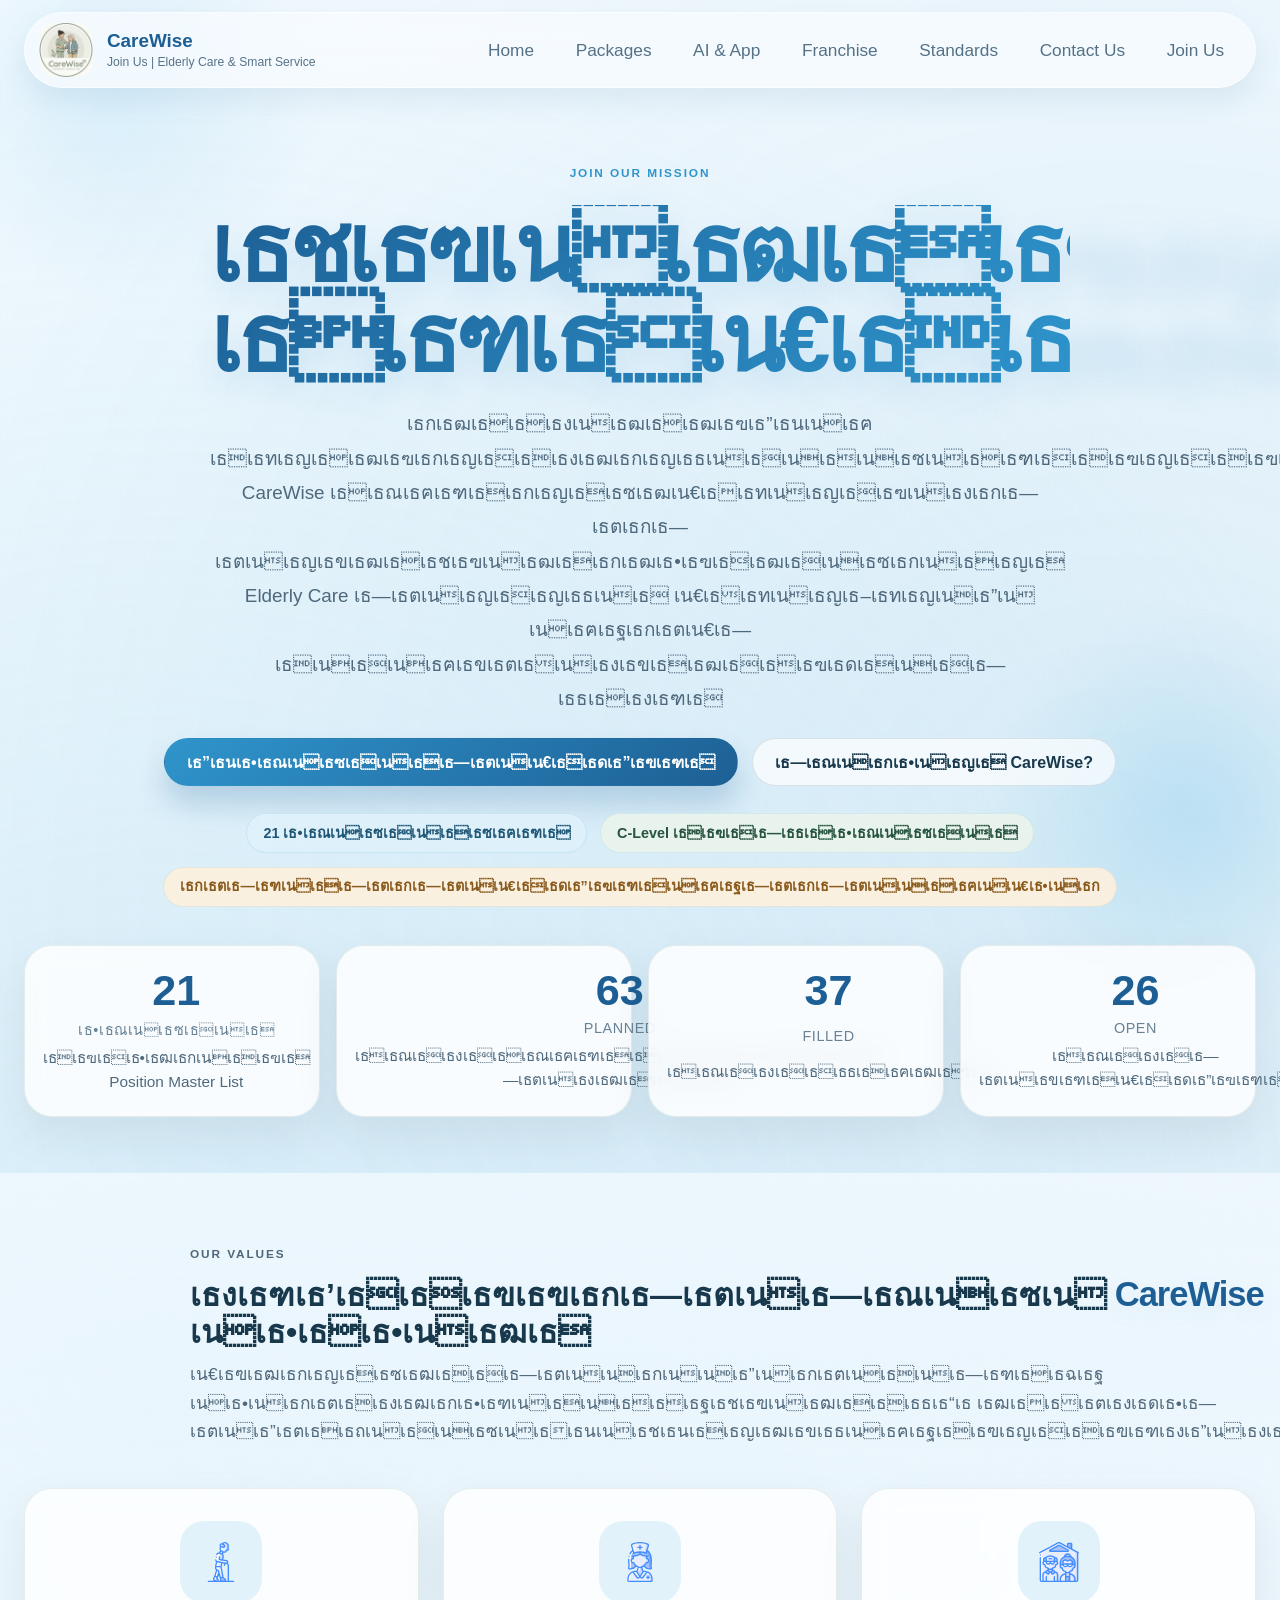
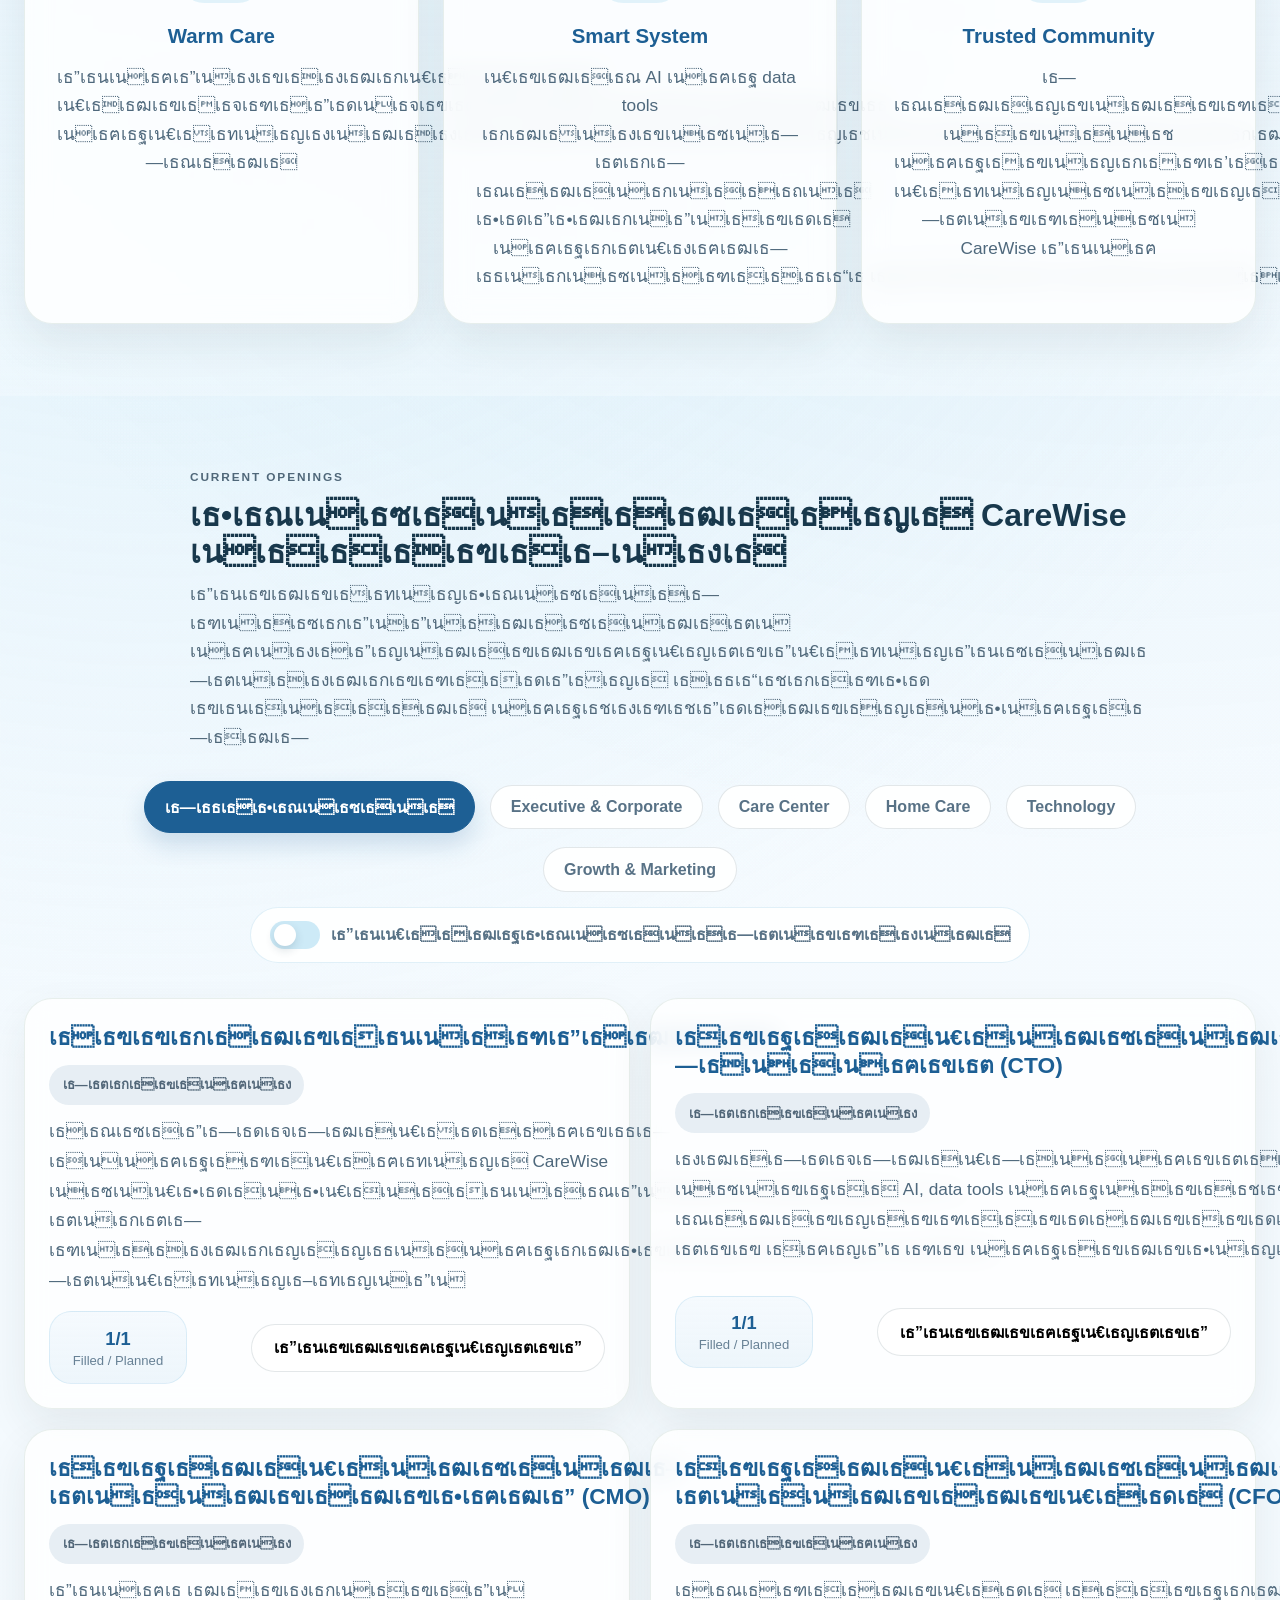
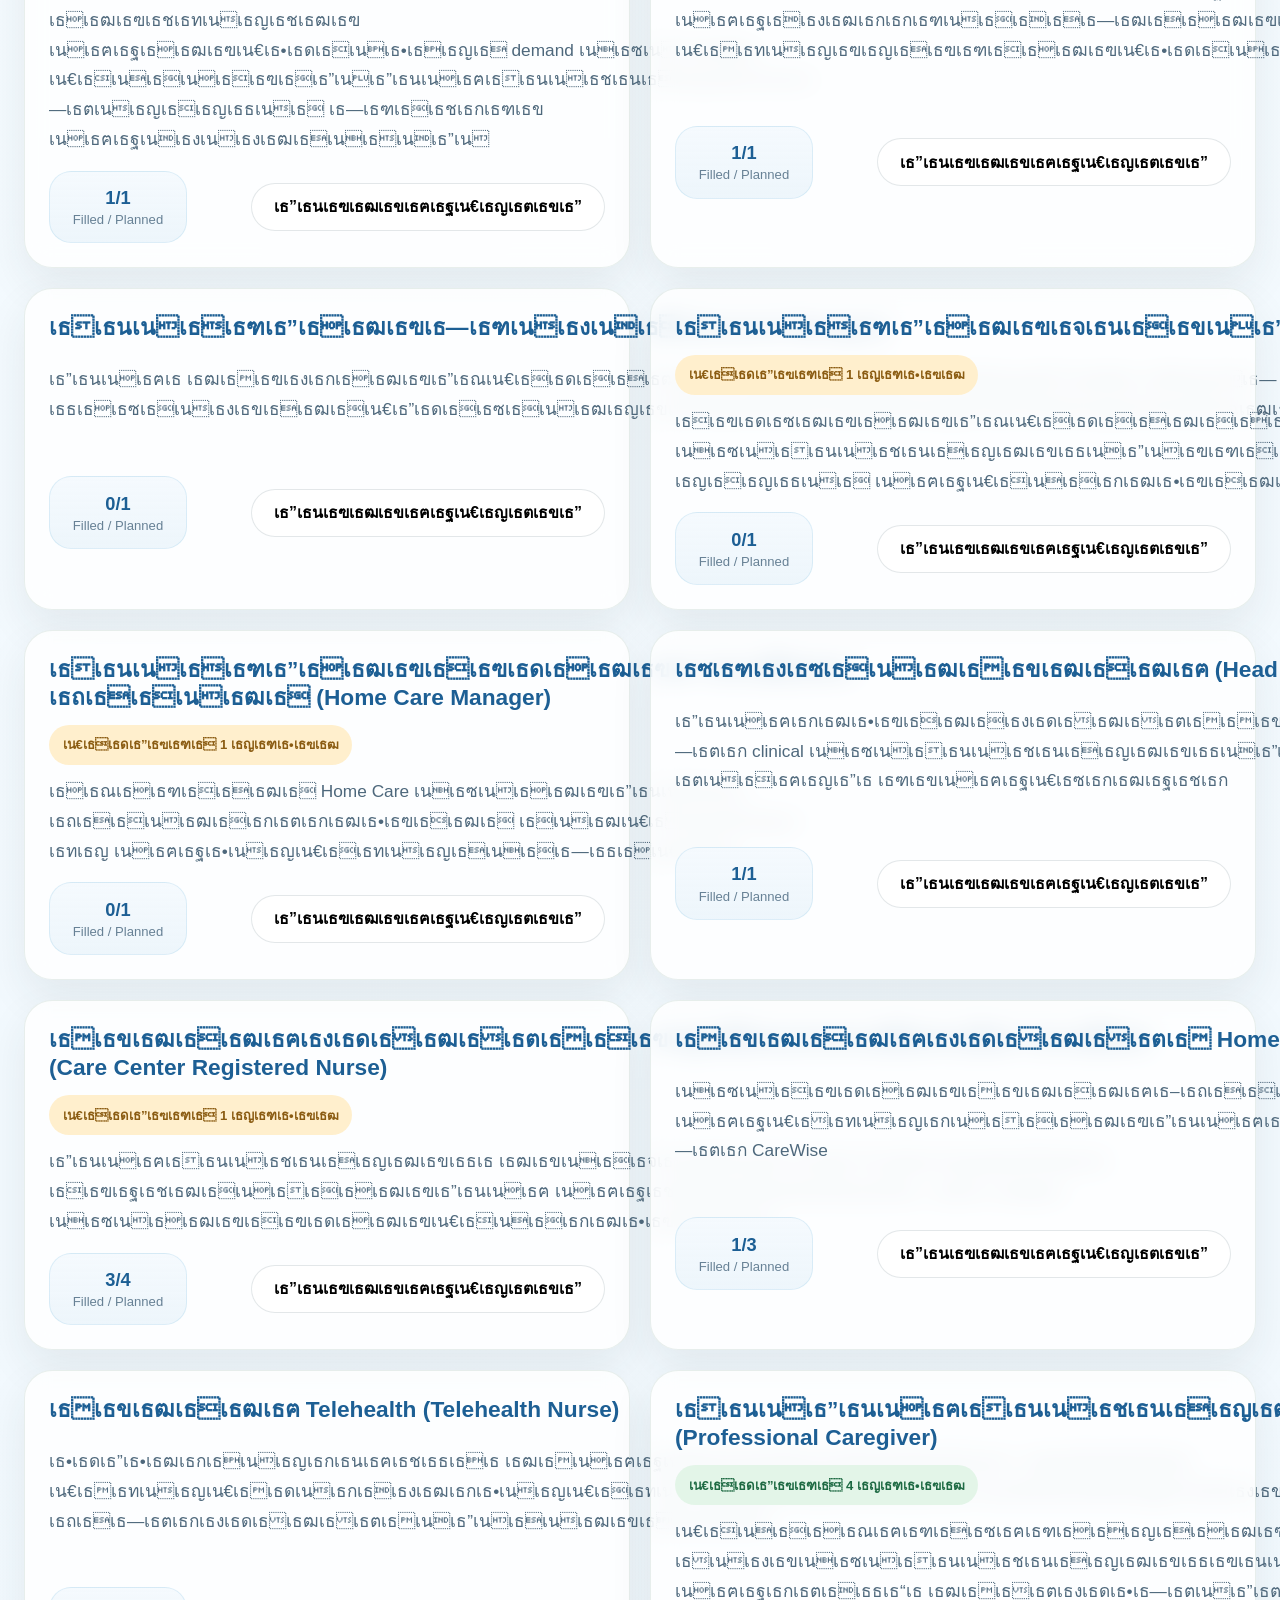
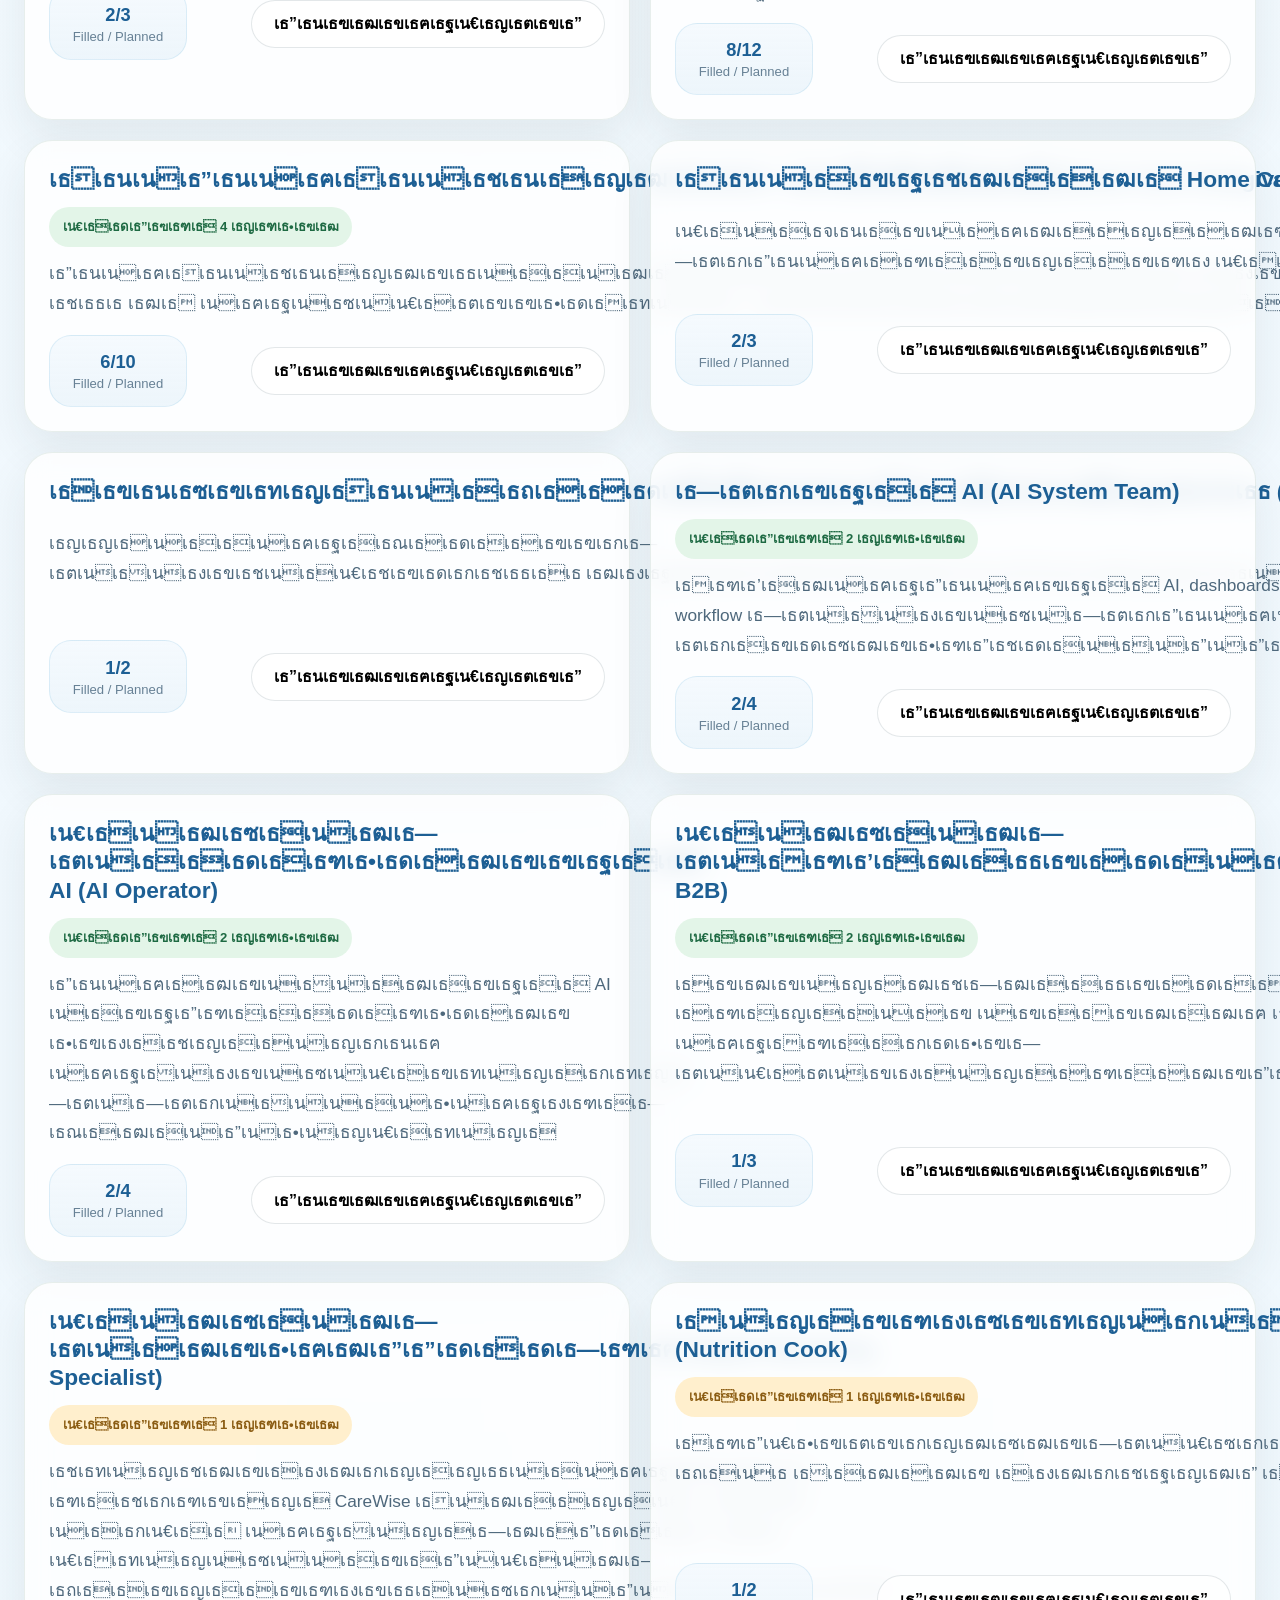
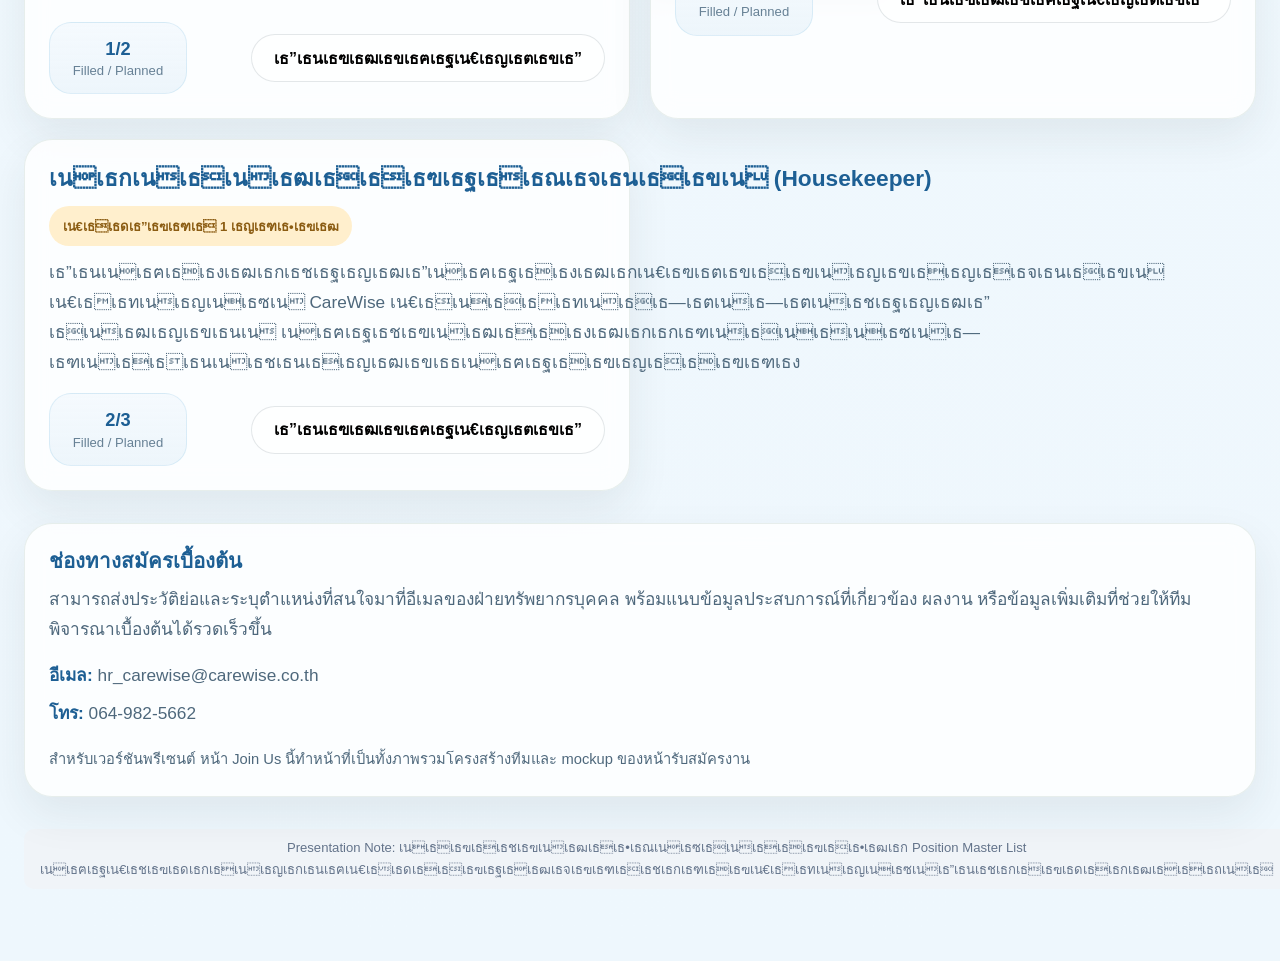
<file: careers_corrupt_before_encoding_fix.html>
﻿<!DOCTYPE html>
<html lang="th">
<head>
  <meta charset="UTF-8">
  <meta name="viewport" content="width=device-width, initial-scale=1.0">
  <title>CareWise | Join Us - เธฃเนเธงเธกเธชเธฃเนเธฒเธเธญเธเธฒเธเธ•เธเธฒเธฃเธ”เธนเนเธฅเธเธนเนเธชเธนเธเธญเธฒเธขเธธ</title>
  <meta name="description" content="CareWise Join Us เธฃเธงเธกเธ•เธณเนเธซเธเนเธเธเธฒเธเธเธญเธ CareWise เธเธฃเธเธ—เธธเธเธชเธฒเธขเธเธฒเธ เธเธฃเนเธญเธกเธฃเธฒเธขเธฅเธฐเน€เธญเธตเธขเธ”เธซเธเนเธฒเธ—เธตเนเธเธงเธฒเธกเธฃเธฑเธเธเธดเธ”เธเธญเธ เธเธธเธ“เธชเธกเธเธฑเธ•เธด เธชเธงเธฑเธชเธ”เธดเธเธฒเธฃ เนเธฅเธฐเธเนเธญเธกเธนเธฅเธชเธณเธเธฑเธเธ—เธตเนเธเธนเนเธชเธเนเธเธฃเนเธงเธกเธเธฒเธเธเธงเธฃเธฃเธนเน">
  <link rel="stylesheet" href="styles.css">
  <style>
    .careers-hero {
      padding-top: 76px;
      padding-bottom: 56px;
    }

    .careers-hero-shell {
      max-width: 980px;
      margin: 0 auto;
      text-align: center;
      display: grid;
      gap: 1.35rem;
      justify-items: center;
    }

    .hero-title-careers {
      margin: 0;
      max-width: 860px;
      font-size: clamp(3.2rem, 7.2vw, 6rem);
      line-height: 0.98;
      letter-spacing: -0.05em;
      background: linear-gradient(135deg, var(--brand-deep), var(--brand));
      -webkit-background-clip: text;
      -webkit-text-fill-color: transparent;
      text-shadow: 0 14px 30px rgba(47, 149, 204, 0.14);
    }

    .hero-subtitle-careers {
      max-width: 860px;
      margin: 0 auto;
      font-size: 1.18rem;
      line-height: 1.82;
      color: var(--ink-soft);
    }

    .hero-actions {
      justify-content: center;
    }

    .hero-metrics {
      display: flex;
      flex-wrap: wrap;
      justify-content: center;
      gap: 0.85rem;
      margin-top: 0.35rem;
    }

    .metric-pill,
    .status-chip,
    .meta-chip,
    .tag-chip {
      display: inline-flex;
      align-items: center;
      justify-content: center;
      min-height: 40px;
      padding: 0.65rem 1rem;
      border-radius: 999px;
      font-size: 0.9rem;
      font-weight: 700;
      line-height: 1.2;
    }

    .metric-pill {
      background: rgba(223, 241, 250, 0.92);
      color: #205777;
      border: 1px solid rgba(47, 149, 204, 0.12);
    }

    .metric-pill.soft {
      background: rgba(234, 243, 237, 0.96);
      color: #27543f;
    }

    .metric-pill.warm {
      background: rgba(251, 240, 223, 0.96);
      color: #8a5a1d;
    }

    .quick-stats {
      display: grid;
      grid-template-columns: repeat(4, minmax(0, 1fr));
      gap: 1rem;
      margin-top: 2.4rem;
    }

    .stat-card,
    .culture-card,
    .job-item,
    .note-card {
      border-radius: 28px;
      border: 1px solid rgba(120, 157, 140, 0.16);
      background: rgba(255, 255, 255, 0.82);
      box-shadow: 0 18px 44px rgba(34, 56, 48, 0.08);
      backdrop-filter: blur(12px);
    }

    .stat-card {
      padding: 1.4rem 1.1rem;
      text-align: center;
      display: grid;
      gap: 0.35rem;
    }

    .stat-card strong {
      font-family: var(--title-font);
      font-size: clamp(1.9rem, 4vw, 2.7rem);
      line-height: 1;
      color: var(--brand-deep);
    }

    .stat-card span {
      color: #678195;
      font-size: 0.9rem;
      letter-spacing: 0.04em;
      text-transform: uppercase;
    }

    .stat-card p {
      color: var(--ink-soft);
      font-size: 0.96rem;
      line-height: 1.55;
    }

    .culture-grid {
      display: grid;
      grid-template-columns: repeat(3, minmax(0, 1fr));
      gap: 1.5rem;
      margin-top: 2.6rem;
    }

    .culture-card {
      padding: 2rem;
      text-align: center;
      transition: transform 0.26s ease, box-shadow 0.26s ease;
    }

    .culture-card:hover {
      transform: translateY(-6px);
      box-shadow: 0 24px 56px rgba(34, 56, 48, 0.11);
    }

    .icon-box {
      width: 82px;
      height: 82px;
      margin: 0 auto 1.25rem;
      background: rgba(223, 241, 250, 0.92);
      border-radius: 24px;
      display: grid;
      place-items: center;
    }

    .culture-card h3 {
      margin-bottom: 0.9rem;
      color: var(--brand-deep);
    }

    .culture-card p {
      color: var(--ink-soft);
    }

    .filter-nav {
      display: flex;
      justify-content: center;
      align-items: center;
      gap: 0.9rem;
      margin: 0 auto;
      flex-wrap: wrap;
      max-width: 1180px;
    }

    .filter-toolbar {
      display: flex;
      justify-content: center;
      align-items: center;
      gap: 0.9rem;
      flex-wrap: wrap;
      margin-bottom: 2.2rem;
    }

    .filter-btn {
      padding: 0.78rem 1.25rem;
      border-radius: 999px;
      border: 1px solid var(--line);
      background: rgba(255, 255, 255, 0.88);
      cursor: pointer;
      font-weight: 700;
      color: #587286;
      transition: all 0.2s ease;
    }

    .filter-btn:hover,
    .filter-btn:focus-visible {
      color: var(--brand-deep);
      border-color: rgba(47, 149, 204, 0.24);
      outline: none;
    }

    .filter-btn.active {
      background: var(--brand-deep);
      color: #fff;
      border-color: var(--brand-deep);
      box-shadow: 0 12px 24px rgba(29, 95, 148, 0.18);
    }

    .open-only-wrap {
      display: flex;
      justify-content: center;
      flex: 0 0 auto;
    }

    .toggle-pill {
      display: inline-flex;
      align-items: center;
      gap: 0.7rem;
      padding: 0.82rem 1.15rem;
      border-radius: 999px;
      border: 1px solid rgba(47, 149, 204, 0.14);
      background: rgba(255, 255, 255, 0.9);
      color: #587286;
      font-weight: 700;
      cursor: pointer;
      user-select: none;
      transition: border-color 0.2s ease, box-shadow 0.2s ease, color 0.2s ease;
    }

    .toggle-pill:hover {
      color: var(--brand-deep);
      border-color: rgba(47, 149, 204, 0.24);
      box-shadow: 0 10px 22px rgba(47, 149, 204, 0.08);
    }

    .toggle-pill input {
      position: absolute;
      opacity: 0;
      pointer-events: none;
    }

    .toggle-switch {
      position: relative;
      width: 50px;
      height: 28px;
      border-radius: 999px;
      background: rgba(136, 204, 235, 0.42);
      transition: background 0.2s ease;
      flex: 0 0 auto;
    }

    .toggle-switch::after {
      content: "";
      position: absolute;
      top: 3px;
      left: 4px;
      width: 22px;
      height: 22px;
      border-radius: 50%;
      background: #fff;
      box-shadow: 0 4px 10px rgba(24, 56, 76, 0.16);
      transition: transform 0.2s ease;
    }

    .toggle-pill input:checked + .toggle-switch {
      background: linear-gradient(135deg, var(--brand), var(--brand-deep));
    }

    .toggle-pill input:checked + .toggle-switch::after {
      transform: translateX(20px);
    }

    .openings-list {
      display: grid;
      grid-template-columns: repeat(2, minmax(0, 1fr));
      gap: 1.25rem;
    }

    .job-item {
      display: grid;
      grid-template-columns: minmax(0, 1fr);
      gap: 1rem;
      align-items: start;
      padding: 1.5rem 1.5rem;
      transition: transform 0.24s ease, border-color 0.24s ease, box-shadow 0.24s ease;
    }

    .job-item:hover {
      transform: translateY(-3px);
      border-color: rgba(47, 149, 204, 0.2);
      box-shadow: 0 24px 56px rgba(34, 56, 48, 0.11);
    }

    .job-info {
      display: grid;
      gap: 0.75rem;
    }

    .job-info h3 {
      margin: 0;
      font-size: 1.42rem;
      color: var(--brand-deep);
    }

    .job-summary {
      color: var(--ink-soft);
      line-height: 1.72;
    }

    .job-topline,
    .job-actions,
    .modal-meta,
    .modal-header-meta,
    .modal-footer-actions,
    .benefit-list,
    .detail-grid {
      display: flex;
      flex-wrap: wrap;
      gap: 0.7rem;
    }

    .job-topline {
      align-items: start;
      justify-content: space-between;
      gap: 0.85rem;
    }

    .meta-chip,
    .tag-chip {
      background: rgba(239, 247, 252, 0.95);
      color: #305d79;
      border: 1px solid rgba(47, 149, 204, 0.1);
      padding-inline: 0.82rem;
      font-size: 0.84rem;
    }

    .status-chip {
      padding-inline: 0.85rem;
      font-size: 0.82rem;
    }

    .status-open {
      background: rgba(226, 245, 232, 0.96);
      color: #1e6a43;
    }

    .status-hot {
      background: rgba(255, 239, 204, 0.98);
      color: #8b5c12;
    }

    .status-filled {
      background: rgba(231, 238, 244, 0.98);
      color: #516678;
    }

    .job-actions {
      align-items: center;
      justify-content: space-between;
      min-width: 0;
    }

    .headcount-badge {
      min-width: 138px;
      padding: 0.95rem 1rem;
      border-radius: 22px;
      background: linear-gradient(180deg, rgba(245, 250, 254, 0.98), rgba(236, 245, 251, 0.94));
      border: 1px solid rgba(47, 149, 204, 0.12);
      text-align: center;
    }

    .headcount-badge strong {
      display: block;
      color: var(--brand-deep);
      font-size: 1.14rem;
    }

    .headcount-badge span {
      display: block;
      color: #678195;
      font-size: 0.82rem;
      margin-top: 0.2rem;
    }

    .note-grid {
      display: grid;
      grid-template-columns: repeat(2, minmax(0, 1fr));
      gap: 1.3rem;
      margin-top: 2rem;
    }

    .note-card {
      padding: 1.5rem;
      display: grid;
      gap: 0.75rem;
    }

    .note-card h3 {
      color: var(--brand-deep);
      margin: 0;
    }

    .note-card p,
    .note-card li {
      color: var(--ink-soft);
      line-height: 1.72;
    }

    .note-card ul {
      margin: 0;
      padding-left: 1.2rem;
    }

    .note-card strong {
      color: var(--brand-deep);
    }

    .contact-lines {
      display: grid;
      gap: 0.55rem;
      margin-top: 0.25rem;
    }

    .jd-modal {
      display: none;
      position: fixed;
      inset: 0;
      z-index: 100;
      background: rgba(24, 56, 76, 0.44);
      backdrop-filter: blur(10px);
      padding: 2rem;
      overflow-y: auto;
    }

    .jd-modal.is-open {
      display: block;
    }

    .jd-content {
      max-width: 1120px;
      margin: 2rem auto;
      background: rgba(255, 255, 255, 0.98);
      padding: 2.6rem;
      border-radius: 34px;
      position: relative;
      box-shadow: 0 30px 80px rgba(16, 39, 53, 0.18);
    }

    .close-jd {
      position: absolute;
      top: 1.4rem;
      right: 1.4rem;
      background: var(--accent-soft);
      border: 0;
      width: 44px;
      height: 44px;
      border-radius: 50%;
      cursor: pointer;
      font-weight: 700;
      font-size: 1rem;
      color: var(--brand-deep);
    }

    .modal-header {
      display: grid;
      gap: 0.75rem;
      padding-right: 3.5rem;
    }

    .modal-header h2 {
      margin: 0;
      color: var(--brand-deep);
      font-size: clamp(2rem, 4vw, 3.05rem);
      line-height: 1.06;
    }

    .modal-summary {
      color: var(--ink-soft);
      font-size: 1.08rem;
      line-height: 1.78;
    }

    .modal-divider {
      border: 0;
      border-top: 1px solid var(--line);
      margin: 1.6rem 0;
    }

    .modal-grid {
      display: grid;
      grid-template-columns: minmax(0, 1.2fr) minmax(320px, 0.8fr);
      gap: 1.4rem;
    }

    .modal-panel {
      padding: 1.25rem 1.3rem;
      border-radius: 24px;
      background: rgba(244, 249, 252, 0.95);
      border: 1px solid rgba(47, 149, 204, 0.1);
      display: grid;
      gap: 0.85rem;
    }

    .modal-panel h3 {
      margin: 0;
      color: var(--brand-deep);
      font-size: 1.18rem;
    }

    .modal-panel p,
    .modal-panel li {
      color: var(--ink-soft);
      line-height: 1.72;
    }

    .modal-panel ul {
      margin: 0;
      padding-left: 1.2rem;
    }

    .modal-panel li + li {
      margin-top: 0.4rem;
    }

    .detail-grid {
      display: grid;
      grid-template-columns: repeat(2, minmax(0, 1fr));
      gap: 0.85rem;
    }

    .detail-item {
      padding: 0.9rem 1rem;
      border-radius: 20px;
      background: rgba(255, 255, 255, 0.88);
      border: 1px solid rgba(47, 149, 204, 0.08);
    }

    .detail-item strong {
      display: block;
      margin-bottom: 0.28rem;
      color: var(--brand-deep);
      font-size: 0.92rem;
      letter-spacing: 0.02em;
    }

    .detail-item span {
      color: var(--ink-soft);
      line-height: 1.6;
      font-size: 0.95rem;
    }

    .benefit-list {
      gap: 0.55rem;
    }

    .modal-footer-actions {
      margin-top: 1.5rem;
      align-items: center;
      justify-content: flex-start;
    }

    .pres-badge {
      display: inline-block;
      padding: 0.52rem 1rem;
      background: #f0f4f8;
      border-radius: 10px;
      font-size: 0.82rem;
      color: #64748b;
      margin-top: 2rem;
    }

    .apply-note {
      color: #678195;
      font-size: 0.92rem;
      line-height: 1.65;
      margin-top: 0.35rem;
    }

    @media (max-width: 1100px) {
      .quick-stats {
        grid-template-columns: repeat(2, minmax(0, 1fr));
      }

      .modal-grid {
        grid-template-columns: 1fr;
      }
    }

    @media (max-width: 900px) {
      .culture-grid,
      .note-grid,
      .detail-grid {
        grid-template-columns: 1fr;
      }

      .openings-list {
        grid-template-columns: 1fr;
      }

      .job-item {
        grid-template-columns: 1fr;
      }

      .job-actions {
        min-width: 0;
        justify-content: flex-start;
      }

      .jd-content {
        padding: 1.5rem;
        border-radius: 26px;
      }

      .modal-header {
        padding-right: 2.8rem;
      }
    }

    @media (max-width: 640px) {
      .careers-hero {
        padding-top: 48px;
        padding-bottom: 34px;
      }

      .quick-stats {
        grid-template-columns: 1fr;
      }

      .hero-subtitle-careers {
        font-size: 1.02rem;
      }

      .jd-modal {
        padding: 1rem;
      }
    }
  </style>
</head>
<body>
  <div class="ambient ambient-left"></div>
  <div class="ambient ambient-right"></div>

  <header class="site-header">
    <a class="brand" href="index.html" aria-label="CareWise">
      <span class="brand-mark"><img src="images_by_Friends/logo.jpg" alt="CareWise logo"></span>
      <span class="brand-copy">
        <strong>CareWise</strong>
        <small>Join Us | Elderly Care &amp; Smart Service</small>
      </span>
    </a>
    <nav class="top-nav" aria-label="Primary"></nav>
  </header>

  <main>
    <section class="hero-section careers-hero">
      <div class="container careers-hero-shell">
        <p class="eyebrow" data-reveal>JOIN OUR MISSION</p>
        <h1 class="hero-title-careers" data-reveal>เธชเธฃเนเธฒเธเธฃเธญเธขเธขเธดเนเธกเธ”เนเธงเธขเธซเธฑเธงเนเธ<br>เธเธฑเธเน€เธเธฅเธทเนเธญเธเธ”เนเธงเธขเธเธงเธฑเธ•เธเธฃเธฃเธก</h1>
        <p class="hero-subtitle-careers" data-reveal>
          เธกเธฒเธเธเธงเนเธฒเธเธฒเธฃเธ”เธนเนเธฅ เธเธทเธญเธเธฒเธฃเธกเธญเธเธเธงเธฒเธกเธญเธธเนเธเนเธเนเธซเนเธเธฑเธเธเธฃเธญเธเธเธฃเธฑเธง CareWise เธเธณเธฅเธฑเธเธกเธญเธเธซเธฒเน€เธเธทเนเธญเธเธฃเนเธงเธกเธ—เธตเธกเธ—เธตเนเธญเธขเธฒเธเธชเธฃเนเธฒเธเธกเธฒเธ•เธฃเธเธฒเธเนเธซเธกเนเธเธญเธ
          Elderly Care เธ—เธตเนเธญเธเธญเธธเนเธ เน€เธเธทเนเธญเธ–เธทเธญเนเธ”เน เนเธฅเธฐเธกเธตเน€เธ—เธเนเธเนเธฅเธขเธตเธเนเธงเธขเธเธฒเธเธเธฃเธดเธเนเธเธ—เธธเธเธงเธฑเธ
        </p>
        <div class="hero-actions" data-reveal>
          <a class="button button-primary" href="#openings">เธ”เธนเธ•เธณเนเธซเธเนเธเธ—เธตเนเน€เธเธดเธ”เธฃเธฑเธ</a>
          <a class="button button-secondary" href="#culture">เธ—เธณเนเธกเธ•เนเธญเธ CareWise?</a>
        </div>
        <div class="hero-metrics" data-reveal>
          <span class="metric-pill">21 เธ•เธณเนเธซเธเนเธเธซเธฅเธฑเธ</span>
          <span class="metric-pill soft">C-Level เธเธฃเธเธ—เธธเธเธ•เธณเนเธซเธเนเธ</span>
          <span class="metric-pill warm">เธกเธตเธ—เธฑเนเธเธ—เธตเธกเธ—เธตเนเน€เธเธดเธ”เธฃเธฑเธเนเธฅเธฐเธ—เธตเธกเธ—เธตเนเนเธเธฅเนเน€เธ•เนเธก</span>
        </div>
      </div>
      <div class="container">
        <div class="quick-stats" id="quickStats"></div>
      </div>
    </section>

    <section class="content-section tone-soft" id="culture">
      <div class="container">
        <div class="section-head center" data-reveal>
          <p class="eyebrow">Our Values</p>
          <h2>เธงเธฑเธ’เธเธเธฃเธฃเธกเธ—เธตเนเธ—เธณเนเธซเน <span class="brand-inline">CareWise</span> เนเธ•เธเธ•เนเธฒเธ</h2>
          <p>เน€เธฃเธฒเธกเธญเธเธซเธฒเธเธเธ—เธตเนเนเธกเนเนเธ”เนเธกเธตเนเธเนเธ—เธฑเธเธฉเธฐ เนเธ•เนเธกเธตเธเธงเธฒเธกเธ•เธฑเนเธเนเธเธเธฐเธชเธฃเนเธฒเธเธเธธเธ“เธ เธฒเธเธเธตเธงเธดเธ•เธ—เธตเนเธ”เธตเธเธถเนเธเนเธซเนเธเธนเนเธชเธนเธเธญเธฒเธขเธธเนเธฅเธฐเธเธฃเธญเธเธเธฃเธฑเธงเธ”เนเธงเธข</p>
        </div>

        <div class="culture-grid">
          <article class="culture-card" data-reveal>
            <div class="icon-box">
              <img src="images/svg/svg/005-elderly-2.svg" alt="Warm Care" width="40">
            </div>
            <h3>Warm Care</h3>
            <p>เธ”เธนเนเธฅเธ”เนเธงเธขเธเธงเธฒเธกเน€เธเนเธฒเนเธ เน€เธเธฒเธฃเธเธจเธฑเธเธ”เธดเนเธจเธฃเธตเธเธญเธเธเธนเนเธชเธนเธเธญเธฒเธขเธธ เนเธฅเธฐเน€เธเธทเนเธญเธงเนเธฒเธเธงเธฒเธกเธญเนเธญเธเนเธขเธเธเธทเธญเธชเนเธงเธเธซเธเธถเนเธเธเธญเธเธกเธฒเธ•เธฃเธเธฒเธเธเธฒเธฃเธ—เธณเธเธฒเธ</p>
          </article>

          <article class="culture-card" data-reveal>
            <div class="icon-box">
              <img src="images/svg/svg/004-nurse.svg" alt="Smart System" width="40">
            </div>
            <h3>Smart System</h3>
            <p>เน€เธฃเธฒเธเธณ AI เนเธฅเธฐ data tools เธกเธฒเธเนเธงเธขเนเธซเนเธ—เธตเธกเธ—เธณเธเธฒเธเนเธกเนเธเธเธถเนเธ เธ•เธดเธ”เธ•เธฒเธกเนเธ”เนเธเธฃเธดเธ เนเธฅเธฐเธกเธตเน€เธงเธฅเธฒเธ—เธธเนเธกเนเธซเนเธเธฑเธเธเธธเธ“เธ เธฒเธเธเธฒเธฃเธ”เธนเนเธฅเธกเธฒเธเธเธถเนเธ</p>
          </article>

          <article class="culture-card" data-reveal>
            <div class="icon-box">
              <img src="images/svg/svg/006-elderly-3.svg" alt="Trusted Community" width="40">
            </div>
            <h3>Trusted Community</h3>
            <p>เธ—เธณเธเธฒเธเธญเธขเนเธฒเธเธฃเธฑเธเธเธดเธ”เธเธญเธ เนเธเธฃเนเธเนเธช เนเธฅเธฐเธเธฃเนเธญเธกเธเธฑเธ’เธเธฒเธ•เธฑเธงเน€เธญเธเน€เธชเธกเธญ เน€เธเธทเนเธญเนเธซเนเธเธฃเธญเธเธเธฃเธฑเธงเนเธงเนเธงเธฒเธเนเธเธชเนเธเธ•เนเธญเธเธเธ—เธตเนเธฃเธฑเธเนเธซเน CareWise เธ”เธนเนเธฅ</p>
          </article>
        </div>
      </div>
    </section>

    <section class="content-section" id="openings">
      <div class="container">
        <div class="section-head center" data-reveal>
          <p class="eyebrow">Current Openings</p>
          <h2>เธ•เธณเนเธซเธเนเธเธเธฒเธเธเธญเธ CareWise เนเธเธเธเธฃเธเธ–เนเธงเธ</h2>
          <p>เธ”เธนเธฃเธฒเธขเธเธทเนเธญเธ•เธณเนเธซเธเนเธเธ—เธฑเนเธเธซเธกเธ”เนเธ”เนเธเธฒเธเธซเธเนเธฒเธเธตเน เนเธฅเนเธงเธเธ”เธญเนเธฒเธเธฃเธฒเธขเธฅเธฐเน€เธญเธตเธขเธ”เน€เธเธทเนเธญเธ”เธนเธซเธเนเธฒเธ—เธตเนเธเธงเธฒเธกเธฃเธฑเธเธเธดเธ”เธเธญเธ เธเธธเธ“เธชเธกเธเธฑเธ•เธด เธฃเธนเธเนเธเธเธเธฒเธ เนเธฅเธฐเธชเธงเธฑเธชเธ”เธดเธเธฒเธฃเธเธญเธเนเธ•เนเธฅเธฐเธเธ—เธเธฒเธ—</p>
        </div>

        <div class="filter-toolbar" data-reveal>
          <nav class="filter-nav">
            <button class="filter-btn active" data-group="all">เธ—เธธเธเธ•เธณเนเธซเธเนเธ</button>
            <button class="filter-btn" data-group="executive">Executive & Corporate</button>
            <button class="filter-btn" data-group="care-center">Care Center</button>
            <button class="filter-btn" data-group="home-care">Home Care</button>
            <button class="filter-btn" data-group="technology">Technology</button>
            <button class="filter-btn" data-group="growth">Growth & Marketing</button>
          </nav>
          <div class="open-only-wrap">
            <label class="toggle-pill" for="openOnlyToggle">
              <input type="checkbox" id="openOnlyToggle">
              <span class="toggle-switch" aria-hidden="true"></span>
              <span>เธ”เธนเน€เธเธเธฒเธฐเธ•เธณเนเธซเธเนเธเธ—เธตเนเธขเธฑเธเธงเนเธฒเธ</span>
            </label>
          </div>
        </div>

        <div class="openings-list" id="jobContainer"></div>

        <div class="note-grid">
          <article class="note-card" data-reveal style="grid-column: 1 / -1;">
            <h3>ช่องทางสมัครเบื้องต้น</h3>
            <p>สามารถส่งประวัติย่อและระบุตำแหน่งที่สนใจมาที่อีเมลของฝ่ายทรัพยากรบุคคล พร้อมแนบข้อมูลประสบการณ์ที่เกี่ยวข้อง ผลงาน หรือข้อมูลเพิ่มเติมที่ช่วยให้ทีมพิจารณาเบื้องต้นได้รวดเร็วขึ้น</p>
            <div class="contact-lines">
              <p><strong>อีเมล:</strong> hr_carewise@carewise.co.th</p>
              <p><strong>โทร:</strong> 064-982-5662</p>
            </div>
            <p class="apply-note">สำหรับเวอร์ชันพรีเซนต์ หน้า Join Us นี้ทำหน้าที่เป็นทั้งภาพรวมโครงสร้างทีมและ mockup ของหน้ารับสมัครงาน</p>
          </article>
        </div>

        <div style="text-align: center;">
          <p class="pres-badge">Presentation Note: เนเธเธฃเธเธชเธฃเนเธฒเธเธ•เธณเนเธซเธเนเธเธเธฃเธเธ•เธฒเธก Position Master List เนเธฅเธฐเน€เธชเธฃเธดเธกเธเนเธญเธกเธนเธฅเน€เธเธดเธเธเธฃเธฐเธเธฒเธจเธฃเธฑเธเธชเธกเธฑเธเธฃเน€เธเธทเนเธญเนเธซเนเธ”เธนเธชเธกเธเธฃเธดเธเธกเธฒเธเธเธถเนเธ</p>
        </div>
      </div>
    </section>
  </main>

  <div class="jd-modal" id="jdModal" aria-hidden="true">
    <div class="jd-content">
      <button class="close-jd" id="closeJd" aria-label="Close details">ร—</button>
      <div id="jdBody"></div>
    </div>
  </div>

  <script>
    const commonBenefits = [
      "เธเธฃเธฐเธเธฑเธเธชเธฑเธเธเธกเนเธฅเธฐเธชเธดเธ—เธเธดเธเธฒเธฃเธฅเธฒเธ•เธฒเธกเธเธเธซเธกเธฒเธขเนเธฃเธเธเธฒเธ",
      "เธญเธเธฃเธกเนเธฅเธฐเธเธฑเธ’เธเธฒเธ—เธฑเธเธฉเธฐเธ•เธฒเธกเนเธเธเธเธฒเธฃเน€เธฃเธตเธขเธเธฃเธนเนเธเธญเธเธ•เธณเนเธซเธเนเธ",
      "เธเธฃเธฐเน€เธกเธดเธเธเธฅเธเธฒเธเธ•เธฒเธกเธฃเธญเธเนเธฅเธฐเธกเธตเนเธญเธเธฒเธชเน€เธ•เธดเธเนเธ•เธ•เธฒเธกเธเธฅเธเธฒเธ",
      "เธ—เธณเธเธฒเธเธฃเนเธงเธกเธเธฑเธเธ—เธตเธกเธ—เธตเนเนเธซเนเธเธงเธฒเธกเธชเธณเธเธฑเธเธเธฑเธเธเธธเธ“เธ เธฒเธเธเธฒเธฃเธ”เธนเนเธฅเนเธฅเธฐเธเธฒเธฃเธชเธทเนเธญเธชเธฒเธฃเธญเธขเนเธฒเธเธกเธทเธญเธญเธฒเธเธตเธ"
    ];

    const positions = [
      {
        id: "p01",
        code: "P01",
        title: "เธเธฃเธฃเธกเธเธฒเธฃเธเธนเนเธเธฑเธ”เธเธฒเธฃ",
        titleEn: "CEO",
        category: "executive",
        teamLabel: "Executive & Corporate",
        location: "FYI Center, Rama 4",
        type: "Full-time",
        reportTo: "เธเธ“เธฐเธเธฃเธฃเธกเธเธฒเธฃ / เธเธนเนเธ–เธทเธญเธซเธธเนเธ",
        headcount: { planned: 1, filled: 1, open: 0 },
        status: "filled",
        salary: "เธ•เธฒเธกเนเธเธฃเธเธชเธฃเนเธฒเธเธเธนเนเธเธฃเธดเธซเธฒเธฃเธฃเธฐเธ”เธฑเธเธชเธนเธเธเธญเธเธเธฃเธดเธฉเธฑเธ—",
        schedule: "เธเธฑเธเธ—เธฃเน-เธจเธธเธเธฃเน เนเธฅเธฐเธเธฃเนเธญเธกเธเธณเธเธฑเธเธเธฒเธเธ•เธฒเธกเธเธงเธฒเธกเธเธณเน€เธเนเธเน€เธเธดเธเธเธธเธฃเธเธดเธ",
        summary: "เธเธณเธซเธเธ”เธ—เธดเธจเธ—เธฒเธเน€เธเธดเธเธเธฅเธขเธธเธ—เธเนเนเธฅเธฐเธเธฑเธเน€เธเธฅเธทเนเธญเธ CareWise เนเธซเนเน€เธ•เธดเธเนเธ•เน€เธเนเธเธเธนเนเธเธณเธ”เนเธฒเธ AI-powered Elderly Care เธ—เธตเนเธกเธตเธ—เธฑเนเธเธเธงเธฒเธกเธญเธเธญเธธเนเธเนเธฅเธฐเธกเธฒเธ•เธฃเธเธฒเธเธเธฒเธฃเธ”เธนเนเธฅเธ—เธตเนเน€เธเธทเนเธญเธ–เธทเธญเนเธ”เน",
        responsibilities: [
          "เธเธณเธซเธเธ”เธงเธดเธชเธฑเธขเธ—เธฑเธจเธเน เธเธฅเธขเธธเธ—เธเน เนเธฅเธฐเน€เธเนเธฒเธซเธกเธฒเธขเธเธฒเธฃเน€เธ•เธดเธเนเธ•เธเธญเธเธเธฃเธดเธฉเธฑเธ—เนเธเธฃเธฐเธขเธฐเธชเธฑเนเธ เธเธฅเธฒเธ เนเธฅเธฐเธขเธฒเธง",
          "เธเธณเธเธฑเธเธเธฒเธฃเธ”เธณเน€เธเธดเธเธเธฒเธเธเธญเธเธ—เธธเธเธชเธฒเธขเธเธฒเธเนเธซเนเธชเธญเธ”เธเธฅเนเธญเธเธเธฑเธเนเธเธเธเธธเธฃเธเธดเธเนเธฅเธฐเธ เธฒเธเธฅเธฑเธเธฉเธ“เนเธเธญเธเนเธเธฃเธเธ”เน",
          "เธชเธฃเนเธฒเธเธเธงเธฒเธกเธฃเนเธงเธกเธกเธทเธญเธเธฑเธเนเธฃเธเธเธขเธฒเธเธฒเธฅ เธเธฑเธเธเธกเธดเธ•เธฃเธเธธเธฃเธเธดเธ เธเธฑเธเธฅเธเธ—เธธเธ เนเธฅเธฐเน€เธเธฃเธทเธญเธเนเธฒเธขเธ—เธตเนเน€เธเธตเนเธขเธงเธเนเธญเธ",
          "เธ•เธดเธ”เธ•เธฒเธกเธเธฅเธเธฃเธฐเธเธญเธเธเธฒเธฃ เธเธธเธ“เธ เธฒเธเธเธฃเธดเธเธฒเธฃ เนเธฅเธฐเธเธงเธฒเธกเน€เธชเธตเนเธขเธเน€เธเธดเธเธเธธเธฃเธเธดเธเนเธเธ เธฒเธเธฃเธงเธก",
          "เธชเธฃเนเธฒเธเธงเธฑเธ’เธเธเธฃเธฃเธกเธญเธเธเนเธเธฃเธ—เธตเนเนเธซเนเธเธงเธฒเธกเธชเธณเธเธฑเธเธเธฑเธเธเธธเธ“เธ เธฒเธ เธกเธฒเธ•เธฃเธเธฒเธ เนเธฅเธฐเธเธงเธฒเธกเนเธงเนเธงเธฒเธเนเธเธเธฒเธเธเธฃเธญเธเธเธฃเธฑเธงเธเธนเนเนเธเนเธเธฃเธดเธเธฒเธฃ"
        ],
        qualifications: [
          "เธกเธตเธเธฃเธฐเธชเธเธเธฒเธฃเธ“เนเธเธฃเธดเธซเธฒเธฃเธญเธเธเนเธเธฃเธซเธฃเธทเธญเธเธธเธฃเธเธดเธเธเธฃเธดเธเธฒเธฃเธญเธขเนเธฒเธเธเนเธญเธข 8-10 เธเธต",
          "เธกเธญเธเธ เธฒเธเธเธธเธฃเธเธดเธ เธเธฒเธฃเน€เธเธดเธ เธเธฒเธฃเธ•เธฅเธฒเธ” เนเธฅเธฐ operations เนเธ”เนเน€เธเธทเนเธญเธกเธเธฑเธ",
          "เธกเธตเธ เธฒเธงเธฐเธเธนเนเธเธณเธชเธนเธ เธ•เธฑเธ”เธชเธดเธเนเธเธเธฑเธ”เน€เธเธ เนเธฅเธฐเธเธฃเธดเธซเธฒเธฃ stakeholder เนเธ”เนเธ”เธต",
          "เธซเธฒเธเธกเธตเธเธฃเธฐเธชเธเธเธฒเธฃเธ“เนเนเธเธเธธเธฃเธเธดเธเธชเธธเธเธ เธฒเธ เธเธฒเธฃเธ”เธนเนเธฅ เธซเธฃเธทเธญเธเธฃเธดเธเธฒเธฃเธ—เธตเนเธกเธตเธเธงเธฒเธกเธฅเธฐเน€เธญเธตเธขเธ”เธญเนเธญเธ เธเธฐเน€เธซเธกเธฒเธฐเธกเธฒเธ"
        ],
        idealProfile: [
          "เน€เธเนเธเธเธนเนเธเธณเธ—เธตเนเธ”เธนเนเธ”เนเธ—เธฑเนเธเธ เธฒเธเนเธซเธเนเนเธฅเธฐเธฃเธฒเธขเธฅเธฐเน€เธญเธตเธขเธ”เธ—เธตเนเธเธฃเธฐเธ—เธเธเธธเธ“เธ เธฒเธเธเธฃเธดเธเธฒเธฃ",
          "เน€เธเธทเนเธญเนเธเธเธฒเธฃเนเธเนเน€เธ—เธเนเธเนเธฅเธขเธตเน€เธเธทเนเธญเน€เธชเธฃเธดเธกเธ—เธตเธก เนเธกเนเนเธเนเนเธ—เธเธเธงเธฒเธกเน€เธเนเธเธกเธเธธเธฉเธขเน",
          "เธชเธทเนเธญเธชเธฒเธฃเน€เธเนเธฒเธซเธกเธฒเธขเนเธซเนเธ—เธตเธกเธซเธฅเธฒเธขเธชเธฒเธขเธเธฒเธเน€เธ”เธดเธเนเธเนเธเธ—เธดเธจเธ—เธฒเธเน€เธ”เธตเธขเธงเธเธฑเธเนเธ”เน"
        ],
        benefits: [
          ...commonBenefits,
          "เธชเธดเธ—เธเธดเนเธญเธธเธเธเธฃเธ“เนเนเธฅเธฐเน€เธเธฃเธทเนเธญเธเธกเธทเธญเธเธฒเธฃเธ—เธณเธเธฒเธเธชเธณเธซเธฃเธฑเธเธเธ—เธเธฒเธ—เธเธฃเธดเธซเธฒเธฃ",
          "เน€เธเนเธฒเธฃเนเธงเธกเน€เธงเธ—เธตเธเธฃเธฐเธเธธเธกเน€เธเธดเธเธเธฅเธขเธธเธ—เธเนเนเธฅเธฐเน€เธเธฃเธทเธญเธเนเธฒเธขเธเธฑเธเธเธกเธดเธ•เธฃเธเธธเธฃเธเธดเธเธเธญเธเธเธฃเธดเธฉเธฑเธ—"
        ]
      },
      {
        id: "p02",
        code: "P02",
        title: "เธเธฃเธฐเธเธฒเธเน€เธเนเธฒเธซเธเนเธฒเธ—เธตเนเธเนเธฒเธขเน€เธ—เธเนเธเนเธฅเธขเธต",
        titleEn: "CTO",
        category: "executive",
        teamLabel: "Executive & Corporate",
        location: "Hybrid / FYI Center",
        type: "Full-time",
        reportTo: "CEO",
        headcount: { planned: 1, filled: 1, open: 0 },
        status: "filled",
        salary: "เธ•เธฒเธกเนเธเธฃเธเธชเธฃเนเธฒเธเธเธนเนเธเธฃเธดเธซเธฒเธฃเธชเธฒเธขเน€เธ—เธเนเธเนเธฅเธขเธต",
        schedule: "เธเธฑเธเธ—เธฃเน-เธจเธธเธเธฃเน เนเธฅเธฐเธเธฃเนเธญเธกเธชเธเธฑเธเธชเธเธธเธเธฃเธฐเธเธเน€เธกเธทเนเธญเธกเธตเน€เธซเธ•เธธเธเธณเน€เธเนเธ",
        summary: "เธงเธฒเธเธ—เธดเธจเธ—เธฒเธเน€เธ—เธเนเธเนเธฅเธขเธตเธเธญเธ CareWise เนเธซเนเธฃเธฐเธเธ AI, data tools เนเธฅเธฐเนเธเธฃเธเธชเธฃเนเธฒเธเธเธฒเธฃเธ—เธณเธเธฒเธเธฃเธญเธเธฃเธฑเธเธเธฃเธดเธเธฒเธฃเธเธฃเธดเธเนเธ”เนเธญเธขเนเธฒเธเน€เธชเธ–เธตเธขเธฃ เธเธฅเธญเธ”เธ เธฑเธข เนเธฅเธฐเธเธขเธฒเธขเธ•เนเธญเนเธ”เน",
        responsibilities: [
          "เธเธณเธซเธเธ”เธชเธ–เธฒเธเธฑเธ•เธขเธเธฃเธฃเธกเธฃเธฐเธเธ เธเนเธญเธกเธนเธฅ เนเธฅเธฐเน€เธเธฃเธทเนเธญเธเธกเธทเธญเธ—เธตเนเธฃเธญเธเธฃเธฑเธเธเธฒเธฃเนเธซเนเธเธฃเธดเธเธฒเธฃเธเธญเธ CareWise",
          "เนเธเธฅเธ pain point เธเธฒเธเธซเธเนเธฒเธเธฒเธเธ”เธนเนเธฅเนเธฅเธฐเธเธเธดเธเธฑเธ•เธดเธเธฒเธฃเนเธซเนเน€เธเนเธ product roadmap เธ—เธตเนเนเธเนเนเธ”เนเธเธฃเธดเธ",
          "เธเธณเธเธฑเธเธ—เธตเธก AI, data, operators เนเธฅเธฐ vendor เธ—เธตเนเน€เธเธตเนเธขเธงเธเนเธญเธเธเธฑเธเธฃเธฐเธเธเธซเธฅเธฑเธ",
          "เธ”เธนเนเธฅเน€เธฃเธทเนเธญเธ data governance, privacy เนเธฅเธฐเธเธงเธฒเธกเธเธฃเนเธญเธกเธเธญเธเธฃเธฐเธเธเธ—เธตเนเน€เธเธตเนเธขเธงเธเนเธญเธเธเธฑเธเธเนเธญเธกเธนเธฅเธเธนเนเนเธเนเธเธฃเธดเธเธฒเธฃ",
          "เธเธฃเธฐเธชเธฒเธเธเธฑเธเธ—เธตเธกเธเธฃเธดเธซเธฒเธฃเน€เธเธทเนเธญเนเธซเนเน€เธ—เธเนเธเนเธฅเธขเธตเธ•เธญเธเนเธเธ—เธขเนเธ—เธฑเนเธเธเธธเธ“เธ เธฒเธเธเธฃเธดเธเธฒเธฃเนเธฅเธฐเธเธฒเธฃเน€เธ•เธดเธเนเธ•เธเธญเธเธเธธเธฃเธเธดเธ"
        ],
        qualifications: [
          "เธกเธตเธเธฃเธฐเธชเธเธเธฒเธฃเธ“เนเธเธณเธ—เธตเธกเน€เธ—เธเนเธเนเธฅเธขเธตเธซเธฃเธทเธญ product engineering เนเธเธฃเธฐเธ”เธฑเธ senior",
          "เน€เธเนเธฒเนเธเธ—เธฑเนเธ software, data workflow, AI implementation เนเธฅเธฐ operations",
          "เธชเธทเนเธญเธชเธฒเธฃเธเธฑเธเธ—เธตเธกเน€เธ—เธเธเธดเธเนเธฅเธฐ non-technical เนเธ”เนเธ”เธต",
          "เธ–เนเธฒเธกเธตเธเธฃเธฐเธชเธเธเธฒเธฃเธ“เนเนเธ healthtech, caretech เธซเธฃเธทเธญ service operations เธเธฐเนเธ”เนเน€เธเธฃเธตเธขเธ"
        ],
        idealProfile: [
          "เน€เธเนเธเธเธเธ—เธตเนเธเธญเธเธชเธฃเนเธฒเธเธฃเธฐเธเธเธ—เธตเนเน€เธเธทเนเธญเธกเธเธฑเธเธเธฒเธเธซเธเนเธฒเธเธฒเธเธเธฃเธดเธ",
          "เนเธซเนเธเธงเธฒเธกเธชเธณเธเธฑเธเธเธฑเธเธเธงเธฒเธกเธ•เนเธญเน€เธเธทเนเธญเธเธเธญเธเธฃเธฐเธเธเธเธญ เน เธเธฑเธเธเธงเธฑเธ•เธเธฃเธฃเธก",
          "เธเธฃเนเธญเธกเธ—เธณเธเธฒเธเนเธเธฅเนเธเธดเธ”เธเธฑเธเธ—เธตเธกเธเธฃเธดเธเธฒเธฃเน€เธเธทเนเธญเน€เธเนเธฒเนเธเนเธเธ—เธขเนเธเธญเธเธเธนเนเนเธเนเธเธฒเธเธเธฃเธดเธ"
        ],
        benefits: [
          ...commonBenefits,
          "เน€เธเธฃเธทเนเธญเธเธกเธทเธญเธเธฒเธฃเธ—เธณเธเธฒเธเนเธฅเธฐ software stack เธ—เธตเนเธเธณเน€เธเนเธเธ•เนเธญเธเธ—เธเธฒเธ—เน€เธ—เธเนเธเนเธฅเธขเธต",
          "เธกเธตเธชเนเธงเธเธฃเนเธงเธกเนเธเธเธฒเธฃเธเธณเธซเธเธ” roadmap เนเธฅเธฐเธเธฒเธฃเธฅเธเธ—เธธเธเธ”เนเธฒเธเธฃเธฐเธเธเธเธญเธเธญเธเธเนเธเธฃ"
        ]
      },
      {
        id: "p03",
        code: "P03",
        title: "เธเธฃเธฐเธเธฒเธเน€เธเนเธฒเธซเธเนเธฒเธ—เธตเนเธเนเธฒเธขเธเธฒเธฃเธ•เธฅเธฒเธ”",
        titleEn: "CMO",
        category: "executive",
        teamLabel: "Executive & Corporate",
        location: "FYI Center, Rama 4",
        type: "Full-time",
        reportTo: "CEO",
        headcount: { planned: 1, filled: 1, open: 0 },
        status: "filled",
        salary: "เธ•เธฒเธกเนเธเธฃเธเธชเธฃเนเธฒเธเธเธนเนเธเธฃเธดเธซเธฒเธฃเธชเธฒเธขเธเธฒเธฃเธ•เธฅเธฒเธ”",
        schedule: "เธเธฑเธเธ—เธฃเน-เธจเธธเธเธฃเน",
        summary: "เธ”เธนเนเธฅเธ เธฒเธเธฃเธงเธกเนเธเธฃเธเธ”เน เธเธฒเธฃเธชเธทเนเธญเธชเธฒเธฃ เนเธฅเธฐเธเธฒเธฃเน€เธ•เธดเธเนเธ•เธเธญเธ demand เนเธซเน CareWise เน€เธเนเธเนเธเธฃเธเธ”เนเธ”เธนเนเธฅเธเธนเนเธชเธนเธเธญเธฒเธขเธธเธ—เธตเนเธญเธเธญเธธเนเธ เธ—เธฑเธเธชเธกเธฑเธข เนเธฅเธฐเนเธงเนเธงเธฒเธเนเธเนเธ”เน",
        responsibilities: [
          "เธงเธฒเธเธเธฅเธขเธธเธ—เธเนเนเธเธฃเธเธ”เน เธเธฒเธฃเธชเธทเนเธญเธชเธฒเธฃ เนเธฅเธฐเนเธเธเธเธฒเธฃเธ•เธฅเธฒเธ”เนเธซเนเธชเธญเธ”เธเธฅเนเธญเธเธเธฑเธ positioning เธเธญเธ CareWise",
          "เธ”เธนเนเธฅเธเธฒเธฃเธชเธฃเนเธฒเธ lead เธ—เธฑเนเธ B2C เนเธฅเธฐ B2B เธเนเธฒเธเธเนเธญเธเธ—เธฒเธเธญเธญเธเนเธฅเธเน เธญเธญเธเนเธฅเธเน เนเธฅเธฐเธเธฑเธเธเธกเธดเธ•เธฃ",
          "เธเธฃเธฐเธชเธฒเธเธเธฒเธเธเธฑเธเธ—เธตเธก Growth, Sales เนเธฅเธฐ Operations เน€เธเธทเนเธญเนเธซเนเธเธฃเธฐเธชเธเธเธฒเธฃเธ“เนเธฅเธนเธเธเนเธฒเธ•เนเธญเน€เธเธทเนเธญเธ",
          "เธเธณเธซเธเธ” narrative เธเธญเธเนเธเธฃเธเธ”เนเนเธซเนเธชเธทเนเธญเธชเธฒเธฃเธ—เธฑเนเธเธเธงเธฒเธกเธญเธเธญเธธเนเธเนเธฅเธฐเธเธงเธฑเธ•เธเธฃเธฃเธกเนเธ”เนเธเธฑเธ”เน€เธเธ",
          "เธ•เธดเธ”เธ•เธฒเธก performance เธเธญเธเนเธเธกเน€เธเธเนเธฅเธฐเธเธฃเธฑเธเนเธเธเธ•เธฒเธกเธเนเธญเธกเธนเธฅเธเธฃเธดเธ"
        ],
        qualifications: [
          "เธกเธตเธเธฃเธฐเธชเธเธเธฒเธฃเธ“เนเธ”เนเธฒเธ brand, marketing เธซเธฃเธทเธญ growth strategy เธญเธขเนเธฒเธเธเนเธญเธข 7 เธเธต",
          "เน€เธเนเธฒเนเธเธเธธเธฃเธเธดเธเธเธฃเธดเธเธฒเธฃเนเธฅเธฐเธชเธฒเธกเธฒเธฃเธ–เธชเธทเนเธญเธชเธฒเธฃเน€เธฃเธทเนเธญเธเธ—เธตเนเธฅเธฐเน€เธญเธตเธขเธ”เธญเนเธญเธเธญเธขเนเธฒเธเธเธฒเธฃเธ”เธนเนเธฅเธเธนเนเธชเธนเธเธญเธฒเธขเธธเนเธ”เนเธ”เธต",
          "เธกเธตเธ—เธฑเธเธฉเธฐเธงเธดเน€เธเธฃเธฒเธฐเธซเน data เนเธฅเธฐเธชเธทเนเธญเธชเธฒเธฃเน€เธเธดเธเธเธฅเธขเธธเธ—เธเน",
          "เธเธฃเธดเธซเธฒเธฃเธ—เธตเธกเธเนเธฒเธกเธชเธฒเธขเธเธฒเธเนเธฅเธฐเธ—เธณเธเธฒเธเธฃเนเธงเธกเธเธฑเธเธเธนเนเธเธฃเธดเธซเธฒเธฃเธฃเธฐเธ”เธฑเธเธชเธนเธเนเธ”เน"
        ],
        idealProfile: [
          "เน€เธเนเธฒเนเธเธ—เธฑเนเธเธ เธฒเธเนเธเธฃเธเธ”เนเนเธฅเธฐเธเธฅเธฅเธฑเธเธเนเน€เธเธดเธเธเธธเธฃเธเธดเธ",
          "เธเธญเธเน€เธฅเนเธฒเน€เธฃเธทเนเธญเธเธ—เธตเนเธกเธตเธเธงเธฒเธกเธซเธกเธฒเธขเนเธฅเธฐเน€เธเธฅเธตเนเธขเธเน€เธเนเธเธเธฒเธฃเน€เธ•เธดเธเนเธ•เนเธ”เน",
          "เธกเธตเธเธงเธฒเธกเธฅเธฐเน€เธญเธตเธขเธ”เธญเนเธญเธเธ•เนเธญเธเธงเธฒเธกเธฃเธนเนเธชเธถเธเธเธญเธเธเธฃเธญเธเธเธฃเธฑเธงเธเธนเนเนเธเนเธเธฃเธดเธเธฒเธฃ"
        ],
        benefits: [
          ...commonBenefits,
          "เธเธเนเธฅเธฐเน€เธเธฃเธทเนเธญเธเธกเธทเธญเธเธฒเธฃเธ•เธฅเธฒเธ”เธ•เธฒเธกเธเธ—เธเธฒเธ—เธเธนเนเธเธฃเธดเธซเธฒเธฃ",
          "เนเธญเธเธฒเธชเธ—เธณเธเธฒเธเธเธฑเธเธเธฑเธเธเธกเธดเธ•เธฃเนเธฅเธฐ campaign เน€เธเธดเธเธเธฅเธขเธธเธ—เธเนเธเธญเธเธญเธเธเนเธเธฃ"
        ]
      },
      {
        id: "p04",
        code: "P04",
        title: "เธเธฃเธฐเธเธฒเธเน€เธเนเธฒเธซเธเนเธฒเธ—เธตเนเธเนเธฒเธขเธเธฒเธฃเน€เธเธดเธ",
        titleEn: "CFO",
        category: "executive",
        teamLabel: "Executive & Corporate",
        location: "FYI Center, Rama 4",
        type: "Full-time",
        reportTo: "CEO",
        headcount: { planned: 1, filled: 1, open: 0 },
        status: "filled",
        salary: "เธ•เธฒเธกเนเธเธฃเธเธชเธฃเนเธฒเธเธเธนเนเธเธฃเธดเธซเธฒเธฃเธชเธฒเธขเธเธฒเธฃเน€เธเธดเธ",
        schedule: "เธเธฑเธเธ—เธฃเน-เธจเธธเธเธฃเน",
        summary: "เธเธณเธเธฑเธเธเธฒเธฃเน€เธเธดเธ เธเธเธเธฃเธฐเธกเธฒเธ“ เธ•เนเธเธ—เธธเธ เนเธฅเธฐเธเธงเธฒเธกเธกเธฑเนเธเธเธเธ—เธฒเธเธเธฒเธฃเน€เธเธดเธเธเธญเธ CareWise เน€เธเธทเนเธญเธฃเธญเธเธฃเธฑเธเธเธฒเธฃเน€เธ•เธดเธเนเธ•เธญเธขเนเธฒเธเธขเธฑเนเธเธขเธทเธ",
        responsibilities: [
          "เธงเธฒเธเนเธเธเธเธเธเธฃเธฐเธกเธฒเธ“ เธเธฃเธฐเนเธชเน€เธเธดเธเธชเธ” เนเธฅเธฐ financial control เธเธญเธเธเธฃเธดเธฉเธฑเธ—",
          "เธงเธดเน€เธเธฃเธฒเธฐเธซเนเธ•เนเธเธ—เธธเธ เธเธณเนเธฃ เนเธฅเธฐเธเธงเธฒเธกเธเธธเนเธกเธเนเธฒเธเธญเธเธเธฃเธดเธเธฒเธฃเนเธ•เนเธฅเธฐเธชเธฒเธขเธเธฒเธ",
          "เธชเธเธฑเธเธชเธเธธเธเธ—เธตเธกเธเธนเนเธเธฃเธดเธซเธฒเธฃเนเธเธเธฒเธฃเธ•เธฑเธ”เธชเธดเธเนเธเน€เธฃเธทเนเธญเธเธเธฒเธฃเธฅเธเธ—เธธเธเนเธฅเธฐเธเธฒเธฃเธเธขเธฒเธขเธเธธเธฃเธเธดเธ",
          "เธ”เธนเนเธฅเธ”เนเธฒเธเธ เธฒเธฉเธต เธเธฑเธเธเธต เนเธฅเธฐเธเธงเธฒเธกเน€เธชเธตเนเธขเธเธ—เธฒเธเธเธฒเธฃเน€เธเธดเธ",
          "เธชเธฃเนเธฒเธเธเธฃเธญเธเธเธฒเธฃเธ—เธณเธเธฒเธเธ—เธฒเธเธเธฒเธฃเน€เธเธดเธเธ—เธตเนเนเธเธฃเนเธเนเธชเนเธฅเธฐเนเธเนเธ•เธฑเธ”เธชเธดเธเนเธเนเธ”เนเธเธฃเธดเธ"
        ],
        qualifications: [
          "เธกเธตเธเธฃเธฐเธชเธเธเธฒเธฃเธ“เนเธ”เนเธฒเธเธเธฒเธฃเน€เธเธดเธ เธเธฒเธฃเธเธฑเธเธเธต เธซเธฃเธทเธญ planning เนเธเธฃเธฐเธ”เธฑเธเธชเธนเธ",
          "เน€เธเนเธฒเนเธ budgeting, forecasting เนเธฅเธฐเธเธฒเธฃเธเธงเธเธเธธเธกเธ•เนเธเธ—เธธเธเนเธเธเธธเธฃเธเธดเธเธเธฃเธดเธเธฒเธฃ",
          "เธฃเธญเธเธเธญเธ เน€เธเธทเนเธญเธ–เธทเธญเนเธ”เน เนเธฅเธฐเนเธเธฅเธเธ•เธฑเธงเน€เธฅเธเน€เธเนเธ insight เธ—เธฒเธเธเธธเธฃเธเธดเธเนเธ”เน",
          "เธซเธฒเธเธกเธตเธเธทเนเธเธเธฒเธเธเธธเธฃเธเธดเธเธชเธธเธเธ เธฒเธเธซเธฃเธทเธญ service business เธเธฐเน€เธซเธกเธฒเธฐเธกเธฒเธ"
        ],
        idealProfile: [
          "เธเธญเธเธชเธฃเนเธฒเธเน€เธชเธ–เธตเธขเธฃเธ เธฒเธเนเธซเนเธเธฒเธฃเน€เธ•เธดเธเนเธ•เธเธญเธเธญเธเธเนเธเธฃ",
          "เธกเธตเธงเธดเธเธฑเธขเนเธฅเธฐเธเธงเธฒเธกเธเนเธฒเน€เธเธทเนเธญเธ–เธทเธญเธชเธนเธ",
          "เธชเธฒเธกเธฒเธฃเธ–เธ—เธณเธเธฒเธเธเธฑเธเธ—เธตเธกเธเธฃเธดเธซเธฒเธฃเนเธฅเธฐเธ—เธตเธกเธเธเธดเธเธฑเธ•เธดเธเธฒเธฃเนเธ”เนเธญเธขเนเธฒเธเธชเธกเธ”เธธเธฅ"
        ],
        benefits: [
          ...commonBenefits,
          "เธญเธธเธเธเธฃเธ“เนเธเธฒเธฃเธ—เธณเธเธฒเธเนเธฅเธฐเธฃเธฐเธเธเธ—เธตเนเธเธณเน€เธเนเธเธ•เนเธญเธเธ—เธเธฒเธ—เธเธฒเธฃเน€เธเธดเธ",
          "เธกเธตเธชเนเธงเธเธฃเนเธงเธกเนเธ strategic planning เนเธฅเธฐเธเธฒเธฃเธเธณเธซเธเธ”เนเธเธฃเธเธชเธฃเนเธฒเธเธเธธเธฃเธเธดเธ"
        ]
      },
      {
        id: "p05",
        code: "P05",
        title: "เธเธนเนเธเธฑเธ”เธเธฒเธฃเธ—เธฑเนเธงเนเธ",
        titleEn: "General Manager",
        category: "executive",
        teamLabel: "Executive & Corporate",
        location: "FYI Center, Rama 4",
        type: "Full-time",
        reportTo: "CEO",
        headcount: { planned: 1, filled: 0, open: 1 },
        status: "hot",
        salary: "45,000 - 60,000 เธเธฒเธ— / เน€เธ”เธทเธญเธ",
        schedule: "เธเธฑเธเธ—เธฃเน-เธจเธธเธเธฃเน เนเธฅเธฐเธเธฃเนเธญเธกเธ•เธดเธ”เธ•เธฒเธกเธเธฒเธเธเธเธดเธเธฑเธ•เธดเธเธฒเธฃเธ•เธฒเธกเธเธงเธฒเธกเธเธณเน€เธเนเธ",
        summary: "เธ”เธนเนเธฅเธ เธฒเธเธฃเธงเธกเธเธฒเธฃเธ”เธณเน€เธเธดเธเธเธฒเธเธเธฃเธฐเธเธณเธงเธฑเธเธเธญเธ CareWise เนเธซเนเธ—เธธเธเธซเธเนเธงเธขเธเธฒเธเน€เธ”เธดเธเธซเธเนเธฒเธญเธขเนเธฒเธเน€เธเนเธเธฃเธฐเธเธเนเธฅเธฐเธฃเธฑเธเธฉเธฒเธกเธฒเธ•เธฃเธเธฒเธเธเธธเธ“เธ เธฒเธเธเธฃเธดเธเธฒเธฃ",
        responsibilities: [
          "เธเธณเธเธฑเธเธเธฒเธเธเธเธดเธเธฑเธ•เธดเธเธฒเธฃเธเธญเธเธ—เธธเธเธเนเธฒเธขเนเธซเนเน€เธ”เธดเธเนเธเธ•เธฒเธกเน€เธเนเธฒเธซเธกเธฒเธขเธฃเนเธงเธกเธเธฑเธ",
          "เธ•เธดเธ”เธ•เธฒเธก KPI เธเธธเธ“เธ เธฒเธเธเธฃเธดเธเธฒเธฃ เธ—เธฃเธฑเธเธขเธฒเธเธฃเธเธธเธเธเธฅ เนเธฅเธฐเธเธฒเธฃเนเธเนเธเธณเธฅเธฑเธเธเธ",
          "เธเธฃเธฐเธชเธฒเธเธเธฒเธเธฃเธฐเธซเธงเนเธฒเธเธ—เธตเธกเธเธฃเธดเธซเธฒเธฃ เธ—เธตเธกเธ”เธนเนเธฅ เนเธฅเธฐเธ—เธตเธกเธชเธเธฑเธเธชเธเธธเธเน€เธเธทเนเธญเนเธเนเธเธฑเธเธซเธฒเน€เธเธเธฒเธฐเธซเธเนเธฒ",
          "เธเธฅเธฑเธเธ”เธฑเธ execution เธเธญเธเนเธเธเธเธธเธฃเธเธดเธเนเธเธฃเธฐเธ”เธฑเธเธซเธเนเธฒเธเธฒเธ",
          "เธฃเธฒเธขเธเธฒเธเธ เธฒเธเธฃเธงเธกเธเธฒเธฃเธ”เธณเน€เธเธดเธเธเธฒเธเนเธเน CEO เนเธฅเธฐเธเธนเนเธเธฃเธดเธซเธฒเธฃเธ—เธตเนเน€เธเธตเนเธขเธงเธเนเธญเธ"
        ],
        qualifications: [
          "เธกเธตเธเธฃเธฐเธชเธเธเธฒเธฃเธ“เนเธเธฃเธดเธซเธฒเธฃ operations เนเธเธเธธเธฃเธเธดเธเธเธฃเธดเธเธฒเธฃเธญเธขเนเธฒเธเธเนเธญเธข 5 เธเธต",
          "เธเธฑเธ”เธฅเธณเธ”เธฑเธเธเธงเธฒเธกเธชเธณเธเธฑเธเนเธฅเธฐเนเธเนเธเธฑเธเธซเธฒเนเธ”เนเธ”เธตเธ เธฒเธขเนเธ•เนเธซเธฅเธฒเธขเนเธเธ—เธขเนเธเธฃเนเธญเธกเธเธฑเธ",
          "เธกเธตเธ เธฒเธงเธฐเธเธนเนเธเธณ เธชเธทเนเธญเธชเธฒเธฃเธเธฑเธ”เน€เธเธ เนเธฅเธฐเธ—เธณเธเธฒเธเธเธฑเธเธซเธฅเธฒเธขเธเนเธฒเธขเนเธ”เน",
          "เธซเธฒเธเน€เธเธขเธเธฃเธดเธซเธฒเธฃเธจเธนเธเธขเนเธเธฃเธดเธเธฒเธฃเธซเธฃเธทเธญเธเธธเธฃเธเธดเธ care / hospitality เธเธฐเน€เธซเธกเธฒเธฐเธกเธฒเธ"
        ],
        idealProfile: [
          "เธกเธญเธเธ—เธฑเนเธเธ เธฒเธเนเธซเธเนเนเธฅเธฐเนเธเนเธเธธเธ”เธ•เธดเธ”เธเธฑเธ”เธซเธเนเธฒเธเธฒเธเนเธ”เน",
          "เธเธญเธเธ—เธณเนเธซเนเธเธฒเธเธซเธฅเธฒเธขเธ—เธตเธกเน€เธเธทเนเธญเธกเธเธฑเธเธญเธขเนเธฒเธเธฅเธทเนเธเนเธซเธฅ",
          "เธเธฃเนเธญเธกเธฅเธเธฃเธฒเธขเธฅเธฐเน€เธญเธตเธขเธ”เน€เธเธทเนเธญเธขเธเธฃเธฐเธ”เธฑเธเธกเธฒเธ•เธฃเธเธฒเธเธเธญเธเธญเธเธเนเธเธฃ"
        ],
        benefits: [
          ...commonBenefits,
          "เธเนเธฒเน€เธ”เธดเธเธ—เธฒเธเธซเธฃเธทเธญเธเนเธฒเนเธ—เธฃเธจเธฑเธเธ—เนเธ•เธฒเธกเธฅเธฑเธเธฉเธ“เธฐเธเธฒเธ",
          "เธชเธดเธ—เธเธดเนเน€เธเนเธฒเธฃเนเธงเธกเธญเธเธฃเธกเธ”เนเธฒเธเธเธฒเธฃเธเธฃเธดเธซเธฒเธฃเธเธฃเธดเธเธฒเธฃเนเธฅเธฐเธ เธฒเธงเธฐเธเธนเนเธเธณ"
        ]
      },
      {
        id: "p06",
        code: "P06",
        title: "เธเธนเนเธเธฑเธ”เธเธฒเธฃเธจเธนเธเธขเนเธ”เธนเนเธฅ",
        titleEn: "Care Center Manager",
        category: "care-center",
        teamLabel: "Care Center",
        location: "Care Center",
        type: "Full-time",
        reportTo: "General Manager",
        headcount: { planned: 1, filled: 0, open: 1 },
        status: "open",
        salary: "เธ•เธฒเธกเนเธเธฃเธเธชเธฃเนเธฒเธเธเธนเนเธเธฑเธ”เธเธฒเธฃเธจเธนเธเธขเน",
        schedule: "เธ—เธณเธเธฒเธเธเธฃเธฐเธเธณเธจเธนเธเธขเน เธเธฃเนเธญเธกเธ”เธนเนเธฅเธ•เธฒเธฃเธฒเธเธเธฃเธดเธเธฒเธฃ",
        summary: "เธเธฃเธดเธซเธฒเธฃเธเธฒเธฃเธ”เธณเน€เธเธดเธเธเธฒเธเธเธญเธ Care Center เนเธซเนเธเธนเนเธชเธนเธเธญเธฒเธขเธธเนเธ”เนเธฃเธฑเธเธเธฒเธฃเธ”เธนเนเธฅเธญเธขเนเธฒเธเธเธฅเธญเธ”เธ เธฑเธข เธญเธเธญเธธเนเธ เนเธฅเธฐเน€เธเนเธเธกเธฒเธ•เธฃเธเธฒเธเนเธเธ—เธธเธเธงเธฑเธ",
        responsibilities: [
          "เธ”เธนเนเธฅเธเธฒเธฃเธ—เธณเธเธฒเธเธเธฃเธฐเธเธณเธงเธฑเธเธเธญเธเธจเธนเธเธขเน เธ—เธฑเนเธเธเธ เธเธทเนเธเธ—เธตเน เนเธฅเธฐเธเธธเธ“เธ เธฒเธเธเธฃเธดเธเธฒเธฃ",
          "เธเธฃเธฐเธชเธฒเธเธเธฒเธเธเธฑเธ Head Nurse, caregiver, เธเธฃเธญเธเธเธฃเธฑเธง เนเธฅเธฐเธ—เธตเธกเธชเธเธฑเธเธชเธเธธเธ",
          "เธ•เธดเธ”เธ•เธฒเธกเธเธงเธฒเธกเน€เธฃเธตเธขเธเธฃเนเธญเธขเธเธญเธเธ•เธฒเธฃเธฒเธเธเธฒเธ เธเธดเธเธเธฃเธฃเธก เนเธฅเธฐเธเธฒเธฃเนเธเนเธ—เธฃเธฑเธเธขเธฒเธเธฃเธ เธฒเธขเนเธเธจเธนเธเธขเน",
          "เธฃเธฑเธเธกเธทเธญเธชเธ–เธฒเธเธเธฒเธฃเธ“เนเธซเธเนเธฒเธเธฒเธเนเธฅเธฐ escalation เธ—เธตเนเน€เธเธตเนเธขเธงเธเธฑเธเธเธนเนเนเธเนเธเธฃเธดเธเธฒเธฃ",
          "เธฃเธฒเธขเธเธฒเธเธเธฅเธเธฒเธฃเธ”เธณเน€เธเธดเธเธเธฒเธเนเธฅเธฐเธเนเธญเน€เธชเธเธญเนเธเธฐเน€เธเธทเนเธญเธเธฑเธ’เธเธฒเธจเธนเธเธขเน"
        ],
        qualifications: [
          "เธกเธตเธเธฃเธฐเธชเธเธเธฒเธฃเธ“เนเธเธฃเธดเธซเธฒเธฃเธซเธเนเธงเธขเธเธฒเธเธเธฃเธดเธเธฒเธฃเธซเธฃเธทเธญเธจเธนเธเธขเนเธ”เธนเนเธฅ",
          "เน€เธเนเธฒเนเธเธเธฒเธฃเธเธฃเธฐเธชเธฒเธเธเธฒเธเธ—เธตเธกเธซเธฅเธฒเธขเธเธ—เธเธฒเธ—เนเธเธชเธ เธฒเธเนเธงเธ”เธฅเนเธญเธกเธ—เธตเนเธกเธตเธเธนเนเนเธเนเธเธฃเธดเธเธฒเธฃเธเธฃเธดเธ",
          "เนเธเน€เธขเนเธ เธกเธตเธงเธธเธ’เธดเธ เธฒเธงเธฐ เนเธฅเธฐเธฃเธฑเธเธกเธทเธญเน€เธซเธ•เธธเธเธฒเธฃเธ“เนเน€เธเธเธฒเธฐเธซเธเนเธฒเนเธ”เนเธ”เธต",
          "เธซเธฒเธเธกเธตเธเธทเนเธเธเธฒเธเธ”เนเธฒเธเธชเธธเธเธ เธฒเธเธซเธฃเธทเธญ care service เธเธฐเธเธดเธเธฒเธฃเธ“เธฒเน€เธเนเธเธเธดเน€เธจเธฉ"
        ],
        idealProfile: [
          "เธเธญเธเธ—เธณเนเธซเนเธเธทเนเธเธ—เธตเนเธเธฃเธดเธเธฒเธฃเธ”เธนเธญเธเธญเธธเนเธเนเธ•เนเธกเธตเธฃเธฐเธเธ",
          "เธชเธฒเธกเธฒเธฃเธ–เธ”เธนเนเธฅเธ—เธฑเนเธเธเธเนเธฅเธฐเธเธธเธ“เธ เธฒเธเธซเธเนเธฒเธเธฒเธเนเธ”เนเธเธฃเนเธญเธกเธเธฑเธ",
          "เนเธซเนเธเธงเธฒเธกเธชเธณเธเธฑเธเธเธฑเธเธเธฃเธฐเธชเธเธเธฒเธฃเธ“เนเธเธญเธเธเธฃเธญเธเธเธฃเธฑเธงเนเธฅเธฐเธเธนเนเธชเธนเธเธญเธฒเธขเธธ"
        ],
        benefits: [
          ...commonBenefits,
          "เธเนเธฒเน€เธเธฃเธทเนเธญเธเนเธเธเธซเธฃเธทเธญเธชเธดเนเธเธชเธเธฑเธเธชเธเธธเธเธเธฒเธเธ•เธฒเธกเธเธ—เธเธฒเธ—",
          "เธกเธตเนเธญเธเธฒเธชเน€เธ•เธดเธเนเธ•เธชเธนเนเธเธ—เธเธฒเธ—เธเธฃเธดเธซเธฒเธฃ operations เนเธเธฃเธฐเธ”เธฑเธเธชเธนเธเธเธถเนเธ"
        ]
      },
      {
        id: "p07",
        code: "P07",
        title: "เธเธนเนเธเธฑเธ”เธเธฒเธฃเธเธฃเธดเธเธฒเธฃเธ”เธนเนเธฅเธ–เธถเธเธเนเธฒเธ",
        titleEn: "Home Care Manager",
        category: "home-care",
        teamLabel: "Home Care",
        location: "FYI Center / เธ เธฒเธเธชเธเธฒเธก",
        type: "Full-time",
        reportTo: "General Manager",
        headcount: { planned: 1, filled: 0, open: 1 },
        status: "open",
        salary: "เธ•เธฒเธกเนเธเธฃเธเธชเธฃเนเธฒเธเธเธนเนเธเธฑเธ”เธเธฒเธฃเธเธฃเธดเธเธฒเธฃเธ–เธถเธเธเนเธฒเธ",
        schedule: "เธเธฑเธเธ—เธฃเน-เธจเธธเธเธฃเน เนเธฅเธฐเธ•เธดเธ”เธ•เธฒเธก service schedule เธ•เธฒเธกเธเธงเธฒเธกเธเธณเน€เธเนเธ",
        summary: "เธเธณเธเธฑเธเธเธฒเธ Home Care เนเธซเนเธเธฒเธฃเธ”เธนเนเธฅเธ–เธถเธเธเนเธฒเธเธกเธตเธกเธฒเธ•เธฃเธเธฒเธ เธเนเธฒเน€เธเธทเนเธญเธ–เธทเธญ เนเธฅเธฐเธ•เนเธญเน€เธเธทเนเธญเธเนเธเธ—เธธเธเน€เธเธช",
        responsibilities: [
          "เธงเธฒเธเนเธเธเธเธณเธฅเธฑเธเธเธเนเธฅเธฐเธเธฑเธ”เธเธดเธงเธเธฃเธดเธเธฒเธฃเธเธญเธเธ—เธตเธก Home Care",
          "เธ•เธดเธ”เธ•เธฒเธกเธเธธเธ“เธ เธฒเธเธเธฒเธฃเธ”เธนเนเธฅ เธเธฃเธฐเน€เธกเธดเธ feedback เนเธฅเธฐเนเธเนเธเธฑเธเธซเธฒเน€เธเธชเธ—เธตเนเธเธฑเธเธเนเธญเธ",
          "เธเธฃเธฐเธชเธฒเธเธเธฑเธ Home Care Coordinator, เธเธขเธฒเธเธฒเธฅ เนเธฅเธฐ caregiver เนเธเนเธ•เนเธฅเธฐเน€เธเธช",
          "เธ”เธนเนเธฅเนเธซเนเธเธฒเธฃเธชเธทเนเธญเธชเธฒเธฃเธเธฑเธเธเธฃเธญเธเธเธฃเธฑเธงเธเธนเนเนเธเนเธเธฃเธดเธเธฒเธฃเธกเธตเธเธงเธฒเธกเธเธฑเธ”เน€เธเธเนเธฅเธฐเธ•เธฃเธเน€เธงเธฅเธฒ",
          "เธเนเธงเธขเธเธฑเธ’เธเธฒเธกเธฒเธ•เธฃเธเธฒเธเธเธฒเธฃเธเธฃเธดเธเธฒเธฃเธ–เธถเธเธเนเธฒเธเนเธฅเธฐเธฃเธฐเธเธเธ•เธดเธ”เธ•เธฒเธกเธเธฅ"
        ],
        qualifications: [
          "เธกเธตเธเธฃเธฐเธชเธเธเธฒเธฃเธ“เนเธเธฃเธดเธซเธฒเธฃเธ—เธตเธกเธ เธฒเธเธชเธเธฒเธกเธซเธฃเธทเธญเธ—เธตเธกเธเธฃเธดเธเธฒเธฃเธ–เธถเธเธเนเธฒเธ",
          "เธเธฑเธ”เธเธฒเธฃ schedule เนเธฅเธฐเธเธฒเธเธซเธฅเธฒเธขเน€เธเธชเธเธฃเนเธญเธกเธเธฑเธเนเธ”เนเธ”เธต",
          "เธชเธทเนเธญเธชเธฒเธฃเธเธฑเธเธเธฃเธญเธเธเธฃเธฑเธงเนเธฅเธฐเธ—เธตเธกเธเธเธดเธเธฑเธ•เธดเธเธฒเธฃเนเธ”เนเธญเธขเนเธฒเธเน€เธเนเธเธฃเธฐเธเธ",
          "เธซเธฒเธเน€เธเนเธฒเนเธเธเธฃเธดเธเธฒเธฃเธ”เธนเนเธฅ เธชเธธเธเธ เธฒเธ เธซเธฃเธทเธญ home service เธเธฐเน€เธซเธกเธฒเธฐเธกเธฒเธ"
        ],
        idealProfile: [
          "เธเธญเธเธเธฒเธเธ—เธตเนเธ•เนเธญเธเธเธดเธ”เธ—เธฑเนเธ logistics เนเธฅเธฐเธเธฃเธฐเธชเธเธเธฒเธฃเธ“เนเธเธญเธเธฅเธนเธเธเนเธฒ",
          "เธ•เธฑเธ”เธชเธดเธเนเธเธซเธเนเธฒเธเธฒเธเนเธ”เนเธ”เธตเนเธฅเธฐเนเธกเนเธ•เธทเนเธเธ•เธฃเธฐเธซเธเธเธเนเธฒเธข",
          "เนเธซเนเธเธงเธฒเธกเธชเธณเธเธฑเธเธเธฑเธเธเธงเธฒเธกเธ•เนเธญเน€เธเธทเนเธญเธเธเธญเธเธเธฒเธฃเธ”เธนเนเธฅ"
        ],
        benefits: [
          ...commonBenefits,
          "เธเนเธฒเน€เธ”เธดเธเธ—เธฒเธเธซเธฃเธทเธญเธเนเธฒเนเธเนเธเนเธฒเธขเธ—เธตเนเน€เธเธตเนเธขเธงเธเนเธญเธเธเธฑเธเธเธฒเธเธ เธฒเธเธชเธเธฒเธกเธ•เธฒเธกเธเนเธขเธเธฒเธข",
          "เธญเธธเธเธเธฃเธ“เนเธชเธทเนเธญเธชเธฒเธฃเนเธฅเธฐเธฃเธฐเธเธเธเธฒเธเธ—เธตเนเธเนเธงเธขเธ•เธดเธ”เธ•เธฒเธก service เนเธ”เนเธเธฑเธ”เน€เธเธ"
        ]
      },
      {
        id: "p08",
        code: "P08",
        title: "เธซเธฑเธงเธซเธเนเธฒเธเธขเธฒเธเธฒเธฅ",
        titleEn: "Head Nurse",
        category: "care-center",
        teamLabel: "Care Center",
        location: "Care Center",
        type: "Full-time",
        reportTo: "Care Center Manager / General Manager",
        headcount: { planned: 1, filled: 1, open: 0 },
        status: "filled",
        salary: "เธ•เธฒเธกเนเธเธฃเธเธชเธฃเนเธฒเธเธซเธฑเธงเธซเธเนเธฒเธเธขเธฒเธเธฒเธฅ",
        schedule: "เธเธฃเธฐเธเธณเธจเธนเธเธขเน เนเธฅเธฐเธเธณเธเธฑเธเธกเธฒเธ•เธฃเธเธฒเธเธเธฒเธเธเธขเธฒเธเธฒเธฅ",
        summary: "เธ”เธนเนเธฅเธกเธฒเธ•เธฃเธเธฒเธเธงเธดเธเธฒเธเธตเธเธเธขเธฒเธเธฒเธฅเนเธฅเธฐเธเธธเธ“เธ เธฒเธเธเธฒเธฃเธ”เธนเนเธฅเธเธญเธเธ—เธตเธก clinical เนเธซเนเธเธนเนเธชเธนเธเธญเธฒเธขเธธเนเธ”เนเธฃเธฑเธเธเธฃเธดเธเธฒเธฃเธ—เธตเนเธเธฅเธญเธ”เธ เธฑเธขเนเธฅเธฐเน€เธซเธกเธฒเธฐเธชเธก",
        responsibilities: [
          "เธเธณเธซเธเธ”เนเธเธงเธเธเธดเธเธฑเธ•เธดเธ—เธฒเธเธเธฒเธฃเธเธขเธฒเธเธฒเธฅเนเธฅเธฐเธเธงเธเธเธธเธกเธเธธเธ“เธ เธฒเธเธเธฒเธฃเธ”เธนเนเธฅ",
          "เธชเธญเธเธเธฒเธเนเธฅเธฐเธชเธเธฑเธเธชเธเธธเธเธ—เธตเธกเธเธขเธฒเธเธฒเธฅเธ—เธฑเนเธเนเธเธจเธนเธเธขเนเนเธฅเธฐเธเธฃเธดเธเธฒเธฃเน€เธเธตเนเธขเธงเน€เธเธทเนเธญเธ",
          "เธเธฃเธฐเน€เธกเธดเธเนเธเธเธเธฒเธฃเธ”เธนเนเธฅเธฃเธฒเธขเธเธธเธเธเธฅเธฃเนเธงเธกเธเธฑเธ caregiver เนเธฅเธฐเธเธฃเธญเธเธเธฃเธฑเธง",
          "เธ•เธดเธ”เธ•เธฒเธกเน€เธซเธ•เธธเธเธฒเธฃเธ“เนเธเธดเธ”เธเธเธ•เธดเนเธฅเธฐเธเนเธงเธขเธงเธฒเธเนเธเธงเธ—เธฒเธเธเนเธญเธเธเธฑเธเธเธงเธฒเธกเน€เธชเธตเนเธขเธ",
          "เน€เธเนเธ clinical lead เนเธเธเธฒเธฃเธขเธเธฃเธฐเธ”เธฑเธเธกเธฒเธ•เธฃเธเธฒเธเธเธฃเธดเธเธฒเธฃเธเธญเธ CareWise"
        ],
        qualifications: [
          "เธกเธตเนเธเธเธฃเธฐเธเธญเธเธงเธดเธเธฒเธเธตเธเธเธขเธฒเธเธฒเธฅ",
          "เธกเธตเธเธฃเธฐเธชเธเธเธฒเธฃเธ“เนเธเธขเธฒเธเธฒเธฅเธญเธขเนเธฒเธเธเนเธญเธข 5 เธเธต เนเธฅเธฐเน€เธเธขเธเธธเธกเธเธฒเธเธ—เธตเธก",
          "เธฅเธฐเน€เธญเธตเธขเธ” เธฃเธญเธเธเธญเธ เนเธฅเธฐเนเธซเนเธเธณเนเธเธฐเธเธณเธ—เธตเธกเนเธ”เนเธ”เธต",
          "เน€เธเนเธฒเนเธเธเธฒเธเธ”เธนเนเธฅเธเธนเนเธชเธนเธเธญเธฒเธขเธธเนเธฅเธฐเธเธฃเธดเธเธ—เธเธฒเธฃเธ—เธณเธเธฒเธเธฃเนเธงเธกเธเธฑเธเธเธฃเธญเธเธเธฃเธฑเธง"
        ],
        idealProfile: [
          "เน€เธเนเธเธเธเธ—เธตเนเธ—เธตเธกเธเธถเนเธเธเธฒเนเธ”เนเนเธเธงเธฑเธเธ—เธตเนเธ•เนเธญเธเธ•เธฑเธ”เธชเธดเธเนเธเน€เธฃเธทเนเธญเธเธชเธณเธเธฑเธ",
          "เธฃเธฑเธเธฉเธฒเธชเธกเธ”เธธเธฅเธฃเธฐเธซเธงเนเธฒเธเธกเธฒเธ•เธฃเธเธฒเธเธงเธดเธเธฒเธเธตเธเธเธฑเธเธเธงเธฒเธกเธญเนเธญเธเนเธขเธเนเธเธเธฒเธฃเธ”เธนเนเธฅ",
          "เธชเธทเนเธญเธชเธฒเธฃ clinical reasoning เนเธซเนเธ—เธตเธก non-clinical เน€เธเนเธฒเนเธเนเธ”เน"
        ],
        benefits: [
          ...commonBenefits,
          "เธชเธดเธ—เธเธดเนเธญเธเธฃเธกเธงเธดเธเธฒเธเธตเธเนเธฅเธฐเธเธฑเธ’เธเธฒเธเธงเธฒเธกเธฃเธนเนเธ”เนเธฒเธเธเธนเนเธชเธนเธเธญเธฒเธขเธธ",
          "เน€เธเธฃเธทเนเธญเธเนเธเธเนเธฅเธฐเธญเธธเธเธเธฃเธ“เนเธ—เธตเนเธเธณเน€เธเนเธเธ•เนเธญเธเธฒเธฃเธเธเธดเธเธฑเธ•เธดเธเธฒเธ"
        ]
      },
      {
        id: "p09",
        code: "P09",
        title: "เธเธขเธฒเธเธฒเธฅเธงเธดเธเธฒเธเธตเธเธเธฃเธฐเธเธณเธจเธนเธเธขเนเธ”เธนเนเธฅ",
        titleEn: "Care Center Registered Nurse",
        category: "care-center",
        teamLabel: "Care Center",
        location: "Care Center",
        type: "Full-time / Shift",
        reportTo: "Head Nurse",
        headcount: { planned: 4, filled: 3, open: 1 },
        status: "hot",
        salary: "เธ•เธฒเธกเนเธเธฃเธเธชเธฃเนเธฒเธเธเธขเธฒเธเธฒเธฅเธงเธดเธเธฒเธเธตเธเธเธฃเธฐเธเธณเธจเธนเธเธขเน",
        schedule: "เธ—เธณเธเธฒเธเน€เธเนเธเธเธฐเธ•เธฒเธกเธ•เธฒเธฃเธฒเธเธจเธนเธเธขเนเธ”เธนเนเธฅ",
        summary: "เธ”เธนเนเธฅเธเธนเนเธชเธนเธเธญเธฒเธขเธธเธ เธฒเธขเนเธเธจเธนเธเธขเน เธ•เธดเธ”เธ•เธฒเธกเธญเธฒเธเธฒเธฃ เธเธฃเธฐเธชเธฒเธเนเธเธเธเธฒเธฃเธ”เธนเนเธฅ เนเธฅเธฐเธชเธเธฑเธเธชเธเธธเธเธ—เธตเธก caregiver เนเธซเนเธเธฒเธฃเธเธฃเธดเธเธฒเธฃเน€เธเนเธเธกเธฒเธ•เธฃเธเธฒเธ",
        responsibilities: [
          "เธเธฃเธฐเน€เธกเธดเธเธญเธฒเธเธฒเธฃเธ—เธฑเนเธงเนเธ เธ•เธดเธ”เธ•เธฒเธก vital signs เนเธฅเธฐเธ”เธนเนเธฅเธเธฒเธฃเธเธขเธฒเธเธฒเธฅเธ•เธฒเธกเนเธเธ",
          "เธชเธทเนเธญเธชเธฒเธฃเธเธฑเธ Head Nurse เนเธฅเธฐเธเธฃเธญเธเธเธฃเธฑเธงเน€เธกเธทเนเธญเธเธเธเธฃเธฐเน€เธ”เนเธเธ—เธตเนเธ•เนเธญเธเธ•เธดเธ”เธ•เธฒเธก",
          "เนเธเธฐเธเธณ caregiver เน€เธฃเธทเนเธญเธเธเนเธญเธเธงเธฃเธฃเธฐเธงเธฑเธเนเธฅเธฐเธเธดเธเธเธฃเธฃเธกเธเธฒเธฃเธ”เธนเนเธฅเธเธฃเธฐเธเธณเธงเธฑเธ",
          "เธเธฑเธเธ—เธถเธเธเนเธญเธกเธนเธฅเธเธฒเธฃเธ”เธนเนเธฅเนเธฅเธฐเน€เธซเธ•เธธเธเธฒเธฃเธ“เนเธชเธณเธเธฑเธเธญเธขเนเธฒเธเธเธฃเธเธ–เนเธงเธ",
          "เธชเธเธฑเธเธชเธเธธเธเธเธฃเธฃเธขเธฒเธเธฒเธจเธเธฒเธฃเธ”เธนเนเธฅเธ—เธตเนเธเธฅเธญเธ”เธ เธฑเธข เธชเธธเธ เธฒเธ เนเธฅเธฐเน€เธเนเธเธกเธทเธญเธญเธฒเธเธตเธ"
        ],
        qualifications: [
          "เธกเธตเนเธเธเธฃเธฐเธเธญเธเธงเธดเธเธฒเธเธตเธเธเธขเธฒเธเธฒเธฅ",
          "เธชเธเนเธเธเธฒเธเธเธนเนเธชเธนเธเธญเธฒเธขเธธเนเธฅเธฐเธเธฒเธฃเธ”เธนเนเธฅเธฃเธฐเธขเธฐเธขเธฒเธง",
          "เธ—เธณเธเธฒเธเน€เธเนเธเธ—เธตเธกเนเธเธฃเธฐเธเธเธเธฐเนเธ”เนเธ”เธต",
          "เธชเธทเนเธญเธชเธฒเธฃเธเธฑเธเธเธฃเธญเธเธเธฃเธฑเธงเนเธ”เนเธญเธขเนเธฒเธเธกเธฑเนเธเนเธเนเธฅเธฐเธญเนเธญเธเนเธขเธ"
        ],
        idealProfile: [
          "เธเธญเธเธเธฒเธเธ—เธตเนเนเธ”เนเน€เธซเนเธเธเธนเนเนเธเนเธเธฃเธดเธเธฒเธฃเธญเธขเนเธฒเธเธ•เนเธญเน€เธเธทเนเธญเธ",
          "เนเธชเนเนเธเธฃเธฒเธขเธฅเธฐเน€เธญเธตเธขเธ”เนเธฅเธฐเธชเธฑเธเน€เธเธ•เธเธฒเธฃเน€เธเธฅเธตเนเธขเธเนเธเธฅเธเธเธญเธเธเธนเนเธชเธนเธเธญเธฒเธขเธธเนเธ”เนเธ”เธต",
          "เธเธฃเนเธญเธกเธ—เธณเธเธฒเธเธฃเนเธงเธกเธเธฑเธเธ—เธตเธกเธซเธฅเธฒเธขเธเธ—เธเธฒเธ—เนเธเธเธทเนเธเธ—เธตเนเน€เธ”เธตเธขเธงเธเธฑเธ"
        ],
        benefits: [
          ...commonBenefits,
          "เธเนเธฒเน€เธงเธฃเธซเธฃเธทเธญเธเนเธฒเธเธฐเธ•เธฒเธกเนเธเธฃเธเธชเธฃเนเธฒเธเธ—เธตเนเธเธฃเธดเธฉเธฑเธ—เธเธณเธซเธเธ”",
          "เธเธฒเธฃเธชเธเธฑเธเธชเธเธธเธเธ”เนเธฒเธเธเธธเธ”เธขเธนเธเธดเธเธญเธฃเนเธกเนเธฅเธฐเธญเธธเธเธเธฃเธ“เนเธเธฒเธฃเธเธขเธฒเธเธฒเธฅ"
        ]
      },
      {
        id: "p10",
        code: "P10",
        title: "เธเธขเธฒเธเธฒเธฅเธงเธดเธเธฒเธเธตเธ Home Care",
        titleEn: "Home Care Registered Nurse",
        category: "home-care",
        teamLabel: "Home Care",
        location: "เธ เธฒเธเธชเธเธฒเธก / เธเนเธฒเธเธเธนเนเนเธเนเธเธฃเธดเธเธฒเธฃ",
        type: "Full-time",
        reportTo: "Home Care Manager / Head Nurse",
        headcount: { planned: 3, filled: 1, open: 2 },
        status: "open",
        salary: "เธ•เธฒเธกเนเธเธฃเธเธชเธฃเนเธฒเธเธเธขเธฒเธเธฒเธฅเธงเธดเธเธฒเธเธตเธ Home Care",
        schedule: "เธ•เธฒเธกเธ•เธฒเธฃเธฒเธเธเธฑเธ”เธซเธกเธฒเธขเธเธญเธเธเธนเนเนเธเนเธเธฃเธดเธเธฒเธฃ",
        summary: "เนเธซเนเธเธฃเธดเธเธฒเธฃเธเธขเธฒเธเธฒเธฅเธ–เธถเธเธเนเธฒเธ เธ”เธนเนเธฅเน€เธเธชเน€เธเธเธฒเธฐเธฃเธฒเธข เนเธฅเธฐเน€เธเธทเนเธญเธกเนเธเธเธเธฒเธฃเธ”เธนเนเธฅเธเธญเธเธเธนเนเธชเธนเธเธญเธฒเธขเธธเธเธฑเธเธเธฃเธญเธเธเธฃเธฑเธงเนเธฅเธฐเธ—เธตเธก CareWise",
        responsibilities: [
          "เน€เธขเธตเนเธขเธกเธเนเธฒเธ เธเธฃเธฐเน€เธกเธดเธเธญเธฒเธเธฒเธฃ เนเธฅเธฐเนเธซเนเธเธฒเธฃเธเธขเธฒเธเธฒเธฅเธ•เธฒเธกเนเธเธเธ”เธนเนเธฅ",
          "เธชเธทเนเธญเธชเธฒเธฃเธเนเธญเนเธเธฐเธเธณเนเธเนเธเธฃเธญเธเธเธฃเธฑเธงเน€เธเธตเนเธขเธงเธเธฑเธเธเธฒเธฃเธ”เธนเนเธฅเธ•เนเธญเน€เธเธทเนเธญเธเธ—เธตเนเธเนเธฒเธ",
          "เธเธฃเธฐเธชเธฒเธเธเนเธญเธกเธนเธฅเธเธฑเธ Home Care Coordinator, Telehealth เนเธฅเธฐ Head Nurse",
          "เธ•เธดเธ”เธ•เธฒเธกเธเธงเธฒเธกเน€เธเธฅเธตเนเธขเธเนเธเธฅเธเธเธญเธเน€เธเธชเนเธฅเธฐเธฃเธฒเธขเธเธฒเธเน€เธซเธ•เธธเธ—เธตเนเธ•เนเธญเธเน€เธเนเธฒเธฃเธฐเธงเธฑเธ",
          "เธชเธฃเนเธฒเธเธเธงเธฒเธกเธกเธฑเนเธเนเธเนเธซเนเธเธฃเธญเธเธเธฃเธฑเธงเธเนเธฒเธเธเธฒเธฃเธ”เธนเนเธฅเธ—เธตเนเน€เธเนเธเธกเธทเธญเธญเธฒเธเธตเธเนเธฅเธฐเธ•เธฃเธเน€เธงเธฅเธฒ"
        ],
        qualifications: [
          "เธกเธตเนเธเธเธฃเธฐเธเธญเธเธงเธดเธเธฒเธเธตเธเธเธขเธฒเธเธฒเธฅ",
          "เธเธฃเนเธญเธกเธ—เธณเธเธฒเธเธเธญเธเธชเธ–เธฒเธเธ—เธตเนเนเธฅเธฐเธเธฃเธดเธซเธฒเธฃเธ•เธฒเธฃเธฒเธเธเธฃเธดเธเธฒเธฃเนเธ”เน",
          "เธกเธตเธ—เธฑเธเธฉเธฐเธเธฃเธฐเน€เธกเธดเธเน€เธเธชเนเธฅเธฐเธชเธทเนเธญเธชเธฒเธฃเธเธฑเธเธเธฃเธญเธเธเธฃเธฑเธงเนเธ”เนเธเธฑเธ”เน€เธเธ",
          "เธซเธฒเธเธกเธตเธเธฃเธฐเธชเธเธเธฒเธฃเธ“เน Home Care เธซเธฃเธทเธญ case management เธเธฐเธเธดเธเธฒเธฃเธ“เธฒเน€เธเนเธเธเธดเน€เธจเธฉ"
        ],
        idealProfile: [
          "เธเธญเธเธเธฒเธเธ—เธตเนเธกเธตเธเธงเธฒเธกเธขเธทเธ”เธซเธขเธธเนเธเนเธฅเธฐเนเธ”เนเน€เธซเนเธเธเธฃเธดเธเธ—เธเธญเธเธเธนเนเนเธเนเธเธฃเธดเธเธฒเธฃเธเธฃเธดเธ",
          "เธงเธฒเธเธ•เธฑเธงเธ”เธต เธชเธธเธ เธฒเธ เนเธฅเธฐเธเนเธฒเน€เธเธทเนเธญเธ–เธทเธญเน€เธกเธทเนเธญเน€เธเนเธฒเนเธเนเธเธเนเธฒเธเธเธนเนเนเธเนเธเธฃเธดเธเธฒเธฃ",
          "เธกเธตเธเธงเธฒเธกเธฃเธฑเธเธเธดเธ”เธเธญเธเธชเธนเธเนเธฅเธฐเธฃเธฒเธขเธเธฒเธเธเธฒเธเธญเธขเนเธฒเธเธเธฃเธเธ–เนเธงเธ"
        ],
        benefits: [
          ...commonBenefits,
          "เธเนเธฒเน€เธ”เธดเธเธ—เธฒเธเธซเธฃเธทเธญเธชเธงเธฑเธชเธ”เธดเธเธฒเธฃเธ•เธฒเธกเธฅเธฑเธเธฉเธ“เธฐเธเธฒเธเธ เธฒเธเธชเธเธฒเธก",
          "เธญเธธเธเธเธฃเธ“เนเนเธฅเธฐเธฃเธฐเธเธเธชเธเธฑเธเธชเธเธธเธเธเธฒเธฃเธ•เธดเธ”เธ•เธฒเธกเน€เธเธช"
        ]
      },
      {
        id: "p11",
        code: "P11",
        title: "เธเธขเธฒเธเธฒเธฅ Telehealth",
        titleEn: "Telehealth Nurse",
        category: "home-care",
        teamLabel: "Home Care",
        location: "FYI Center / Hybrid",
        type: "Full-time",
        reportTo: "Head Nurse",
        headcount: { planned: 3, filled: 2, open: 1 },
        status: "hot",
        salary: "เธ•เธฒเธกเนเธเธฃเธเธชเธฃเนเธฒเธเธเธขเธฒเธเธฒเธฅ Telehealth",
        schedule: "เธ•เธฒเธกเธฃเธญเธเน€เธงเธฅเธฒเธเธฒเธฃเธ•เธดเธ”เธ•เธฒเธกเนเธฅเธฐเธเธฒเธฃเนเธซเนเธเธณเธเธฃเธถเธเธฉเธฒเธ—เธฒเธเนเธเธฅ",
        summary: "เธ•เธดเธ”เธ•เธฒเธกเธเนเธญเธกเธนเธฅเธชเธธเธเธ เธฒเธเนเธฅเธฐเนเธซเนเธเธณเนเธเธฐเธเธณเธ—เธฒเธเนเธเธฅ เน€เธเธทเนเธญเน€เธเธดเนเธกเธเธงเธฒเธกเธ•เนเธญเน€เธเธทเนเธญเธเธเธญเธเธเธฒเธฃเธ”เธนเนเธฅเนเธฅเธฐเธเนเธงเธขเนเธซเนเธเธฃเธญเธเธเธฃเธฑเธงเน€เธเนเธฒเธ–เธถเธเธ—เธตเธกเธงเธดเธเธฒเธเธตเธเนเธ”เนเธเนเธฒเธขเธเธถเนเธ",
        responsibilities: [
          "เธ•เธดเธ”เธ•เธฒเธกเธเนเธญเธกเธนเธฅเธเธฒเธเธฃเธฐเธเธเนเธฅเธฐเธเธฃเธฐเน€เธกเธดเธเธชเธฑเธเธเธฒเธ“เธ—เธตเนเธ•เนเธญเธเน€เธเนเธฒเธฃเธฐเธงเธฑเธ",
          "เนเธซเนเธเธณเนเธเธฐเธเธณเธ—เธฒเธเนเธ—เธฃเธจเธฑเธเธ—เนเธซเธฃเธทเธญเธเนเธญเธเธ—เธฒเธเธ”เธดเธเธดเธ—เธฑเธฅเนเธเนเธเธฃเธญเธเธเธฃเธฑเธงเนเธฅเธฐเธเธนเนเธ”เธนเนเธฅ",
          "เธเธฃเธฐเธชเธฒเธเน€เธเธชเธ•เนเธญเธเธฑเธเธ—เธตเธก Home Care เธซเธฃเธทเธญ Care Center เน€เธกเธทเนเธญเธกเธตเธเธฃเธฐเน€เธ”เนเธเธชเธณเธเธฑเธ",
          "เธเธฑเธเธ—เธถเธเธเธฒเธฃเธ•เธดเธ”เธ•เธฒเธกเนเธฅเธฐเธเธฅเธเธฒเธฃเธเธฃเธฐเน€เธกเธดเธเธญเธขเนเธฒเธเน€เธเนเธเธฃเธฐเธเธ",
          "เธเนเธงเธขเธชเธฃเนเธฒเธ protocol เธเธฒเธฃเธ”เธนเนเธฅเนเธเธเธเธชเธกเธเธชเธฒเธเธฃเธฐเธซเธงเนเธฒเธเธเธเนเธฅเธฐเน€เธ—เธเนเธเนเธฅเธขเธต"
        ],
        qualifications: [
          "เธกเธตเนเธเธเธฃเธฐเธเธญเธเธงเธดเธเธฒเธเธตเธเธเธขเธฒเธเธฒเธฅ",
          "เธชเธทเนเธญเธชเธฒเธฃเธ—เธฒเธเนเธ—เธฃเธจเธฑเธเธ—เนเธซเธฃเธทเธญ online consultation เนเธ”เนเธ”เธต",
          "เธงเธดเน€เธเธฃเธฒเธฐเธซเนเธเนเธญเธกเธนเธฅเนเธฅเธฐเธ•เธฑเธ”เธชเธดเธเนเธเธชเนเธเธ•เนเธญเน€เธเธชเนเธ”เนเน€เธซเธกเธฒเธฐเธชเธก",
          "เธชเธเนเธเธเธฒเธฃเนเธเนเน€เธ—เธเนเธเนเธฅเธขเธตเนเธเธเธฒเธเธ”เธนเนเธฅเธเธนเนเธชเธนเธเธญเธฒเธขเธธ"
        ],
        idealProfile: [
          "เนเธเน€เธขเนเธเนเธฅเธฐเธญเธเธดเธเธฒเธขเน€เธฃเธทเนเธญเธเธชเธธเธเธ เธฒเธเนเธซเนเธเธฃเธญเธเธเธฃเธฑเธงเน€เธเนเธฒเนเธเธเนเธฒเธข",
          "เธเธญเธเธเธฒเธเธ—เธตเนเธเธชเธกเธ—เธฑเนเธเธเธฒเธฃเธ•เธดเธ”เธ•เธฒเธกเธเนเธญเธกเธนเธฅเนเธฅเธฐเธเธฒเธฃเธชเธทเนเธญเธชเธฒเธฃเน€เธเธดเธเธ”เธนเนเธฅ",
          "เธกเธญเธเน€เธซเนเธเธชเธฑเธเธเธฒเธ“เธชเธณเธเธฑเธเธเธฒเธเธเนเธญเธกเธนเธฅเนเธฅเธฐเธเธฃเธดเธเธ—เธเธญเธเน€เธเธชเนเธ”เน"
        ],
        benefits: [
          ...commonBenefits,
          "เธฃเธฐเธเธเนเธฅเธฐเน€เธเธฃเธทเนเธญเธเธกเธทเธญ digital health เธ—เธตเนเธเนเธงเธขเธ—เธณเธเธฒเธเนเธ”เนเธชเธฐเธ”เธงเธ",
          "เนเธญเธเธฒเธชเธเธฑเธ’เธเธฒเธ—เธฑเธเธฉเธฐเธ”เนเธฒเธ telehealth เนเธฅเธฐ care technology"
        ]
      },
      {
        id: "p12",
        code: "P12",
        title: "เธเธนเนเธ”เธนเนเธฅเธเธนเนเธชเธนเธเธญเธฒเธขเธธเธเธฃเธฐเธเธณเธจเธนเธเธขเน",
        titleEn: "Professional Caregiver",
        category: "care-center",
        teamLabel: "Care Center",
        location: "Care Center",
        type: "Full-time / Shift",
        reportTo: "Head Nurse / Care Center Manager",
        headcount: { planned: 12, filled: 8, open: 4 },
        status: "open",
        salary: "เธ•เธฒเธกเนเธเธฃเธเธชเธฃเนเธฒเธ caregiver เธเธฃเธฐเธเธณเธจเธนเธเธขเน",
        schedule: "เธ—เธณเธเธฒเธเน€เธเนเธเธเธฐเธ•เธฒเธกเธ•เธฒเธฃเธฒเธเธจเธนเธเธขเน",
        summary: "เน€เธเนเธเธเธณเธฅเธฑเธเธซเธฅเธฑเธเธเธญเธเธเธฒเธฃเธ”เธนเนเธฅเธฃเธฒเธขเธงเธฑเธเนเธเธจเธนเธเธขเน เธเนเธงเธขเนเธซเนเธเธนเนเธชเธนเธเธญเธฒเธขเธธเธฃเธนเนเธชเธถเธเธเธฅเธญเธ”เธ เธฑเธข เธชเธเธฒเธขเนเธ เนเธฅเธฐเธกเธตเธเธธเธ“เธ เธฒเธเธเธตเธงเธดเธ•เธ—เธตเนเธ”เธตเธเธถเนเธเนเธเธ—เธธเธเธงเธฑเธ",
        responsibilities: [
          "เธเนเธงเธขเธเธนเนเธชเธนเธเธญเธฒเธขเธธเนเธเธเธดเธเธงเธฑเธ•เธฃเธเธฃเธฐเธเธณเธงเธฑเธ เน€เธเนเธ เธเธฒเธฃเน€เธเธฅเธทเนเธญเธเนเธซเธง เธฃเธฑเธเธเธฃเธฐเธ—เธฒเธเธญเธฒเธซเธฒเธฃ เนเธฅเธฐเธเธฒเธฃเธ”เธนเนเธฅเธ•เธเน€เธญเธ",
          "เธชเธฑเธเน€เธเธ•เธญเธฒเธเธฒเธฃ เธเธคเธ•เธดเธเธฃเธฃเธก เธซเธฃเธทเธญเธเธงเธฒเธกเน€เธเธฅเธตเนเธขเธเนเธเธฅเธเธ—เธตเนเธเธงเธฃเนเธเนเธเธ—เธตเธกเธเธขเธฒเธเธฒเธฅ",
          "เธฃเนเธงเธกเธ”เธนเนเธฅเธเธฃเธฃเธขเธฒเธเธฒเธจเธ เธฒเธขเนเธเธจเธนเธเธขเนเนเธซเนเน€เธเนเธเธกเธดเธ•เธฃ เธญเธเธญเธธเนเธ เนเธฅเธฐเธเธฅเธญเธ”เธ เธฑเธข",
          "เธชเธเธฑเธเธชเธเธธเธเธเธดเธเธเธฃเธฃเธกเธเธฃเธฐเธเธณเธงเธฑเธเธฃเนเธงเธกเธเธฑเธเธ—เธตเธก Wellness เนเธฅเธฐเธ—เธตเธกเธเธขเธฒเธเธฒเธฅ",
          "เธฃเธฒเธขเธเธฒเธเธเธฅเธเธฒเธฃเธ”เธนเนเธฅเธ•เธฒเธกเธฃเธญเธเนเธฅเธฐเธเธเธดเธเธฑเธ•เธดเธ•เธฒเธกเธกเธฒเธ•เธฃเธเธฒเธเธเธญเธเธจเธนเธเธขเน"
        ],
        qualifications: [
          "เธกเธตเนเธเธฃเธฑเธเธเธฒเธเธเธฃเธดเธเธฒเธฃเนเธฅเธฐเธเธฃเนเธญเธกเธ”เธนเนเธฅเธเธนเนเธชเธนเธเธญเธฒเธขเธธเธญเธขเนเธฒเธเธเธฃเธดเธเนเธ",
          "เธญเธ”เธ—เธ เนเธเน€เธขเนเธ เธชเธธเธ เธฒเธ เนเธฅเธฐเธ—เธณเธเธฒเธเน€เธเนเธเธเธฐเนเธ”เน",
          "เธซเธฒเธเธเนเธฒเธเธเธฒเธฃเธญเธเธฃเธก caregiver เธซเธฃเธทเธญเธกเธตเธเธฃเธฐเธชเธเธเธฒเธฃเธ“เนเนเธเธฅเนเน€เธเธตเธขเธเธเธฐเธเธดเธเธฒเธฃเธ“เธฒเน€เธเนเธเธเธดเน€เธจเธฉ",
          "เธชเธธเธเธ เธฒเธเนเธเนเธเนเธฃเธเนเธฅเธฐเธกเธตเธงเธดเธเธฑเธขเนเธเธเธฒเธฃเธ—เธณเธเธฒเธ"
        ],
        idealProfile: [
          "เธเธญเธเธ—เธณเธเธฒเธเนเธเธฅเนเธเธดเธ”เธเธฑเธเธเธนเนเธชเธนเธเธญเธฒเธขเธธเนเธเธ—เธธเธเธงเธฑเธ",
          "เธกเธญเธเน€เธซเนเธเธเธธเธ“เธเนเธฒเธเธญเธเธเธฒเธเธ”เธนเนเธฅเนเธกเนเน€เธเนเธเธเธฒเธเธฃเธฒเธขเธฅเธฐเน€เธญเธตเธขเธ”เน€เธฅเนเธ เน",
          "เธกเธตเธเธงเธฒเธกเธชเธกเนเธณเน€เธชเธกเธญเนเธฅเธฐเนเธงเนเนเธเนเธ”เน"
        ],
        benefits: [
          ...commonBenefits,
          "เธเนเธฒเน€เธงเธฃเธซเธฃเธทเธญเธชเธงเธฑเธชเธ”เธดเธเธฒเธฃเธ•เธฒเธกเธฃเธฐเธเธเธเธฐเธ—เธตเนเธเธฃเธดเธฉเธฑเธ—เธเธณเธซเธเธ”",
          "เธเธฒเธฃเธญเธเธฃเธกเธกเธฒเธ•เธฃเธเธฒเธเธเธฒเธฃเธ”เธนเนเธฅเธเธนเนเธชเธนเธเธญเธฒเธขเธธเนเธฅเธฐเธเธฒเธฃเธเนเธญเธเธเธฑเธเธเธงเธฒเธกเน€เธชเธตเนเธขเธเธซเธเนเธฒเธเธฒเธ"
        ]
      },
      {
        id: "p13",
        code: "P13",
        title: "เธเธนเนเธ”เธนเนเธฅเธเธนเนเธชเธนเธเธญเธฒเธขเธธเธ—เธตเนเธเนเธฒเธ",
        titleEn: "Home Care Caregiver",
        category: "home-care",
        teamLabel: "Home Care",
        location: "เธเนเธฒเธเธเธนเนเนเธเนเธเธฃเธดเธเธฒเธฃ",
        type: "Full-time / Shift",
        reportTo: "Home Care Manager / Home Care Coordinator",
        headcount: { planned: 10, filled: 6, open: 4 },
        status: "open",
        salary: "เธ•เธฒเธกเนเธเธฃเธเธชเธฃเนเธฒเธ caregiver เธ”เธนเนเธฅเธ—เธตเนเธเนเธฒเธ",
        schedule: "เธ•เธฒเธกเนเธเธเธเธฃเธดเธเธฒเธฃเธเธญเธเธเธนเนเนเธเนเธเธฃเธดเธเธฒเธฃ",
        summary: "เธ”เธนเนเธฅเธเธนเนเธชเธนเธเธญเธฒเธขเธธเนเธเธเนเธฒเธเธเธญเธเธเธนเนเนเธเนเธเธฃเธดเธเธฒเธฃเธ”เนเธงเธขเธเธงเธฒเธกเนเธชเนเนเธ เธชเธธเธ เธฒเธ เนเธฅเธฐเนเธซเนเน€เธเธตเธขเธฃเธ•เธดเธเธทเนเธเธ—เธตเนเธชเนเธงเธเธ•เธฑเธงเธเธญเธเธเธฃเธญเธเธเธฃเธฑเธง",
        responsibilities: [
          "เธ”เธนเนเธฅเธเธดเธเธงเธฑเธ•เธฃเธเธฃเธฐเธเธณเธงเธฑเธเธเธญเธเธเธนเนเธชเธนเธเธญเธฒเธขเธธเนเธเธเนเธฒเธเธ•เธฒเธกเนเธเธเธเธฃเธดเธเธฒเธฃเธ—เธตเนเธเธณเธซเธเธ”",
          "เธเนเธงเธขเธชเธฃเนเธฒเธเธเธงเธฒเธกเธชเธเธฒเธขเนเธเนเธซเนเธเธฃเธญเธเธเธฃเธฑเธงเธเนเธฒเธเธเธฒเธฃเธ”เธนเนเธฅเธ—เธตเนเธชเธกเนเธณเน€เธชเธกเธญเนเธฅเธฐเธ•เธฃเธเน€เธงเธฅเธฒ",
          "เธชเธทเนเธญเธชเธฒเธฃเธเธฑเธ Home Care Coordinator เนเธฅเธฐเธฃเธฒเธขเธเธฒเธเธชเธดเนเธเธ—เธตเนเธ•เนเธญเธเธ•เธดเธ”เธ•เธฒเธก",
          "เธ”เธนเนเธฅเธเธงเธฒเธกเน€เธฃเธตเธขเธเธฃเนเธญเธข เธเธงเธฒเธกเธเธฅเธญเธ”เธ เธฑเธข เนเธฅเธฐเธเธงเธฒเธกเน€เธซเธกเธฒเธฐเธชเธกเธเธญเธเธเธฒเธฃเธ”เธนเนเธฅเธ เธฒเธขเนเธเธเนเธฒเธ",
          "เธเธเธดเธเธฑเธ•เธดเธ•เธฒเธก guideline เธเธญเธ CareWise เธญเธขเนเธฒเธเธเธฃเธเธ–เนเธงเธ"
        ],
        qualifications: [
          "เธฃเธฑเธเธเธฒเธเธเธฃเธดเธเธฒเธฃเนเธฅเธฐเธชเธฒเธกเธฒเธฃเธ–เธ—เธณเธเธฒเธเนเธเธเนเธฒเธเธเธนเนเนเธเนเธเธฃเธดเธเธฒเธฃเนเธ”เนเธญเธขเนเธฒเธเน€เธซเธกเธฒเธฐเธชเธก",
          "เธ•เธฃเธเธ•เนเธญเน€เธงเธฅเธฒ เธชเธธเธ เธฒเธ เนเธฅเธฐเธกเธตเธเธงเธฒเธกเธฃเธฑเธเธเธดเธ”เธเธญเธเธชเธนเธ",
          "เธเธฃเนเธญเธกเน€เธฃเธตเธขเธเธฃเธนเนเธงเธดเธเธตเธเธฒเธฃเธ”เธนเนเธฅเธ•เธฒเธกเธกเธฒเธ•เธฃเธเธฒเธเธเธญเธเธเธฃเธดเธฉเธฑเธ—",
          "เธ–เนเธฒเธกเธตเธเธฃเธฐเธชเธเธเธฒเธฃเธ“เน Home Care เธซเธฃเธทเธญเธ”เธนเนเธฅเธเธนเนเธชเธนเธเธญเธฒเธขเธธเธเธฐเนเธ”เนเน€เธเธฃเธตเธขเธ"
        ],
        idealProfile: [
          "เธเธญเธเธ—เธณเธเธฒเธเธ—เธตเนเธชเธฃเนเธฒเธเธเธงเธฒเธกเน€เธเธทเนเธญเนเธเนเธเธเนเธเธฅเนเธเธดเธ”เธเธฑเธเธเธฃเธญเธเธเธฃเธฑเธง",
          "เธกเธต maturity เนเธฅเธฐเธกเธฒเธฃเธขเธฒเธ—เธเธฒเธฃเธ—เธณเธเธฒเธเนเธเธเธทเนเธเธ—เธตเนเธชเนเธงเธเธ•เธฑเธงเธเธญเธเธเธนเนเธญเธทเนเธ",
          "เธชเธทเนเธญเธชเธฒเธฃเนเธ”เนเธชเธธเธ เธฒเธเนเธฅเธฐเธฃเธฒเธขเธเธฒเธเธเธฒเธเธญเธขเนเธฒเธเธ•เธฃเธเนเธเธ•เธฃเธเธกเธฒ"
        ],
        benefits: [
          ...commonBenefits,
          "เธเนเธฒเน€เธ”เธดเธเธ—เธฒเธเธซเธฃเธทเธญเธเนเธฒเธเธฃเธดเธเธฒเธฃเธ•เธฒเธกเธฅเธฑเธเธฉเธ“เธฐเธเธฒเธเธ—เธตเนเธเนเธฒเธ",
          "เธเธฒเธฃเธเธฑเธ”เธ•เธฒเธฃเธฒเธเธเธฒเธเนเธฅเธฐเธฃเธฐเธเธเธเธฃเธฐเธชเธฒเธเธเธฒเธเธ—เธตเนเธเนเธงเธขเนเธซเนเธ—เธณเธเธฒเธเนเธ”เนเธเธฑเธ”เน€เธเธเธเธถเนเธ"
        ]
      },
      {
        id: "p14",
        code: "P14",
        title: "เธเธนเนเธเธฃเธฐเธชเธฒเธเธเธฒเธ Home Care",
        titleEn: "Home Care Coordinator",
        category: "home-care",
        teamLabel: "Home Care",
        location: "FYI Center, Rama 4",
        type: "Full-time",
        reportTo: "Home Care Manager",
        headcount: { planned: 3, filled: 2, open: 1 },
        status: "hot",
        salary: "เธ•เธฒเธกเนเธเธฃเธเธชเธฃเนเธฒเธ Home Care Coordinator",
        schedule: "เธเธฑเธเธ—เธฃเน-เธจเธธเธเธฃเน เนเธฅเธฐเธเธฃเนเธญเธกเธ•เธดเธ”เธ•เธฒเธกเน€เธเธชเธ•เธฒเธกเธเนเธงเธเน€เธงเธฅเธฒเธเธฃเธดเธเธฒเธฃ",
        summary: "เน€เธเนเธเธจเธนเธเธขเนเธเธฅเธฒเธเธเธญเธเธเธฒเธฃเธเธฑเธ”เธซเธกเธฒเธขเนเธฅเธฐเธเธฒเธฃเธเธฃเธฐเธชเธฒเธเธเธฒเธเธฃเธฐเธซเธงเนเธฒเธเธ—เธตเธกเธ”เธนเนเธฅเธเธฑเธเธเธฃเธญเธเธเธฃเธฑเธง เน€เธเธทเนเธญเนเธซเนเธเธฃเธดเธเธฒเธฃ Home Care เธฃเธฒเธเธฃเธทเนเธเธ—เธตเนเธชเธธเธ”",
        responsibilities: [
          "เธเธฑเธ”เธ•เธฒเธฃเธฒเธเธเธฑเธ”เธซเธกเธฒเธขเนเธฅเธฐเธเธฑเธเธเธนเนเธ—เธตเธกเธ”เธนเนเธฅเนเธซเนเน€เธซเธกเธฒเธฐเธเธฑเธเนเธ•เนเธฅเธฐเน€เธเธช",
          "เธ•เธดเธ”เธ•เธฒเธกเธเธงเธฒเธกเธเธฃเนเธญเธกเธเธญเธเธเนเธญเธกเธนเธฅเน€เธเธช เน€เธญเธเธชเธฒเธฃ เนเธฅเธฐเธเธฒเธฃเธญเธฑเธเน€เธ”เธ•เธซเธเนเธฒเธเธฒเธ",
          "เธเธฃเธฐเธชเธฒเธเธเธฒเธฃเน€เธเธฅเธตเนเธขเธเนเธเธฅเธเธ•เธฒเธฃเธฒเธ เธเธฒเธเธ”เนเธงเธ เนเธฅเธฐ feedback เธเธฒเธเธเธฃเธญเธเธเธฃเธฑเธง",
          "เธ”เธนเนเธฅเธเธฒเธฃเธชเธทเนเธญเธชเธฒเธฃเธฃเธฐเธซเธงเนเธฒเธเธ—เธตเธก field service เธเธฑเธเธ—เธตเธกเธเธฃเธดเธซเธฒเธฃเธเธฒเธเธซเธฅเธฑเธเธเนเธฒเธ",
          "เธชเธฃเธธเธเธเนเธญเธกเธนเธฅเนเธฅเธฐเธฃเธฒเธขเธเธฒเธเธชเธดเนเธเธ—เธตเนเธเธงเธฃเธเธฃเธฑเธเธเธฃเธธเธเธ•เนเธญเธเธนเนเธเธฑเธ”เธเธฒเธฃเธเธฃเธดเธเธฒเธฃ"
        ],
        qualifications: [
          "เธเธฑเธ”เธเธฒเธฃเธฃเธฒเธขเธฅเธฐเน€เธญเธตเธขเธ”เนเธฅเธฐเธเธฒเธเธซเธฅเธฒเธขเธฃเธฒเธขเธเธฒเธฃเธเธฃเนเธญเธกเธเธฑเธเนเธ”เนเธ”เธต",
          "เธชเธทเนเธญเธชเธฒเธฃเธชเธธเธ เธฒเธ เธเธฑเธ”เน€เธเธ เนเธฅเธฐเธ•เธญเธเธชเธเธญเธเนเธง",
          "เธกเธตเธ—เธฑเธเธฉเธฐเธ”เนเธฒเธ coordination, scheduling เธซเธฃเธทเธญ customer support",
          "เธซเธฒเธเน€เธเธขเธ”เธนเนเธฅเธเธฒเธเธเธฃเธดเธเธฒเธฃเธ—เธตเนเธกเธต field team เธเธฐเน€เธซเธกเธฒเธฐเธกเธฒเธ"
        ],
        idealProfile: [
          "เธเธญเธเธเธฒเธเธซเธฅเธฑเธเธเนเธฒเธเธ—เธตเนเธเนเธงเธขเนเธซเนเธเธเธซเธเนเธฒเธเธฒเธเธ—เธณเธเธฒเธเธเนเธฒเธขเธเธถเนเธ",
          "เธเธดเธ”เน€เธเนเธเธฃเธฐเธเธเนเธฅเธฐเนเธกเนเธเธฅเธฒเธ”เน€เธฃเธทเนเธญเธเธชเธณเธเธฑเธ",
          "เนเธเน€เธขเนเธเน€เธกเธทเนเธญเธ•เนเธญเธเธฃเธฑเธเธกเธทเธญเธเธฑเธเธเธฒเธฃเน€เธเธฅเธตเนเธขเธเนเธเธฅเธเธซเธฅเธฒเธขเธญเธขเนเธฒเธเธเธฃเนเธญเธกเธเธฑเธ"
        ],
        benefits: [
          ...commonBenefits,
          "เน€เธเธฃเธทเนเธญเธเธกเธทเธญเนเธฅเธฐเธฃเธฐเธเธเธเธฒเธเธ—เธตเนเธเนเธงเธขเธ•เธดเธ”เธ•เธฒเธก schedule เนเธ”เนเธเธฑเธ”เน€เธเธ",
          "เธกเธตเนเธญเธเธฒเธชเน€เธ•เธดเธเนเธ•เธชเธนเนเธเธ—เธเธฒเธ— operations coordination เนเธฅเธฐ service planning"
        ]
      },
      {
        id: "p15",
        code: "P15",
        title: "เธเธฃเธนเธซเธฃเธทเธญเธเธนเนเธเธถเธเธเธดเธเธเธฃเธฃเธกเธเธนเนเธชเธนเธเธญเธฒเธขเธธ",
        titleEn: "Wellness Instructor",
        category: "care-center",
        teamLabel: "Care Center",
        location: "Care Center",
        type: "Full-time / Part-time",
        reportTo: "Care Center Manager",
        headcount: { planned: 2, filled: 1, open: 1 },
        status: "hot",
        salary: "เธ•เธฒเธกเนเธเธฃเธเธชเธฃเนเธฒเธ Wellness Instructor",
        schedule: "เธ•เธฒเธกเธ•เธฒเธฃเธฒเธเธเธดเธเธเธฃเธฃเธกเธเธญเธเธจเธนเธเธขเน",
        summary: "เธญเธญเธเนเธเธเนเธฅเธฐเธเธณเธเธดเธเธเธฃเธฃเธกเธ—เธตเนเธเนเธงเธขเธชเนเธเน€เธชเธฃเธดเธกเธชเธธเธเธ เธฒเธงเธฐเธเธฒเธขเนเธเธเธญเธเธเธนเนเธชเธนเธเธญเธฒเธขเธธเนเธซเนเธเธตเธงเธดเธ•เธเธฃเธฐเธเธณเธงเธฑเธเนเธเธจเธนเธเธขเนเธกเธตเธเธงเธฒเธกเธซเธกเธฒเธขเนเธฅเธฐเธกเธตเธเธตเธงเธดเธ•เธเธตเธงเธฒ",
        responsibilities: [
          "เธญเธญเธเนเธเธเธเธดเธเธเธฃเธฃเธกเนเธซเนเน€เธซเธกเธฒเธฐเธเธฑเธเธเนเธงเธเธงเธฑเธข เธชเธ เธฒเธเธฃเนเธฒเธเธเธฒเธข เนเธฅเธฐเธญเธฒเธฃเธกเธ“เนเธเธญเธเธเธนเนเธชเธนเธเธญเธฒเธขเธธ",
          "เธเธณเธเธดเธเธเธฃเธฃเธกเธเธฅเธธเนเธกเธซเธฃเธทเธญเธเธดเธเธเธฃเธฃเธกเธฃเธฒเธขเธเธธเธเธเธฅเธฃเนเธงเธกเธเธฑเธเธ—เธตเธกเธ”เธนเนเธฅ",
          "เธชเธฑเธเน€เธเธ•เธเธฒเธฃเธกเธตเธชเนเธงเธเธฃเนเธงเธกเนเธฅเธฐ feedback เธเธญเธเธเธนเนเธชเธนเธเธญเธฒเธขเธธเน€เธเธทเนเธญเธเธณเนเธเธเธฑเธ’เธเธฒเนเธเธฃเนเธเธฃเธก",
          "เธเธฃเธฐเธชเธฒเธเธเธฑเธเธ—เธตเธกเธเธขเธฒเธเธฒเธฅเนเธฅเธฐ caregiver เน€เธเธทเนเธญเนเธซเนเธเธดเธเธเธฃเธฃเธกเธเธฅเธญเธ”เธ เธฑเธขเนเธฅเธฐเน€เธซเธกเธฒเธฐเธชเธก",
          "เธเนเธงเธขเธชเธฃเนเธฒเธเธเธฃเธฃเธขเธฒเธเธฒเธจเน€เธเธดเธเธเธงเธเธ เธฒเธขเนเธเธจเธนเธเธขเน"
        ],
        qualifications: [
          "เธฃเธฑเธเธเธฒเธฃเธ—เธณเธเธดเธเธเธฃเธฃเธกเนเธฅเธฐเธเธฒเธฃเธ—เธณเธเธฒเธเธเธฑเธเธเธนเนเธชเธนเธเธญเธฒเธขเธธ",
          "เธกเธตเธเธงเธฒเธกเธเธดเธ”เธชเธฃเนเธฒเธเธชเธฃเธฃเธเนเนเธฅเธฐเธเธฃเธฑเธเธเธดเธเธเธฃเธฃเธกเนเธซเนเน€เธซเธกเธฒเธฐเธเธฑเธเธเธนเนเน€เธเนเธฒเธฃเนเธงเธกเนเธ”เน",
          "เธชเธทเนเธญเธชเธฒเธฃเธญเธเธญเธธเนเธ เน€เธเนเธเธกเธดเธ•เธฃ เนเธฅเธฐเธกเธต energy เน€เธเธดเธเธเธงเธ",
          "เธซเธฒเธเธกเธตเธเธทเนเธเธเธฒเธเธเธดเธเธเธฃเธฃเธกเธเธณเธเธฑเธ” เธเธฒเธฃเธญเธญเธเธเธณเธฅเธฑเธเธเธฒเธขเน€เธเธฒ เน เธซเธฃเธทเธญ wellness เธเธฐเธ”เธตเธกเธฒเธ"
        ],
        idealProfile: [
          "เน€เธเธทเนเธญเธงเนเธฒเธเธธเธ“เธ เธฒเธเธเธตเธงเธดเธ•เนเธกเนเนเธ”เนเธกเธตเนเธเนเน€เธฃเธทเนเธญเธเธเธฒเธฃเธฃเธฑเธเธฉเธฒ เนเธ•เนเธฃเธงเธกเธ–เธถเธเธเธงเธฒเธกเธชเธธเธเนเธเนเธ•เนเธฅเธฐเธงเธฑเธ",
          "เธเธญเธเน€เธซเนเธเธเธนเนเธชเธนเธเธญเธฒเธขเธธเนเธ”เนเธเธขเธฑเธ เนเธ”เนเธกเธตเธชเนเธงเธเธฃเนเธงเธก เนเธฅเธฐเธขเธดเนเธกเธกเธฒเธเธเธถเนเธ",
          "เธเธฃเนเธญเธกเธ—เธณเธเธฒเธเธฃเนเธงเธกเธเธฑเธเธ—เธตเธกเธ”เธนเนเธฅเนเธเธเนเธเธฅเนเธเธดเธ”"
        ],
        benefits: [
          ...commonBenefits,
          "เธเธเธญเธธเธเธเธฃเธ“เนเธเธดเธเธเธฃเธฃเธกเธซเธฃเธทเธญเธชเธทเนเธญเธเธฒเธฃเธชเธญเธเธ•เธฒเธกเธเธงเธฒเธกเธเธณเน€เธเนเธ",
          "เนเธญเธเธฒเธชเธฃเนเธงเธกเธญเธญเธเนเธเธ signature wellness activities เธเธญเธ CareWise"
        ]
      },
      {
        id: "p16",
        code: "P16",
        title: "เธ—เธตเธกเธฃเธฐเธเธ AI",
        titleEn: "AI System Team",
        category: "technology",
        teamLabel: "Technology",
        location: "Hybrid / FYI Center",
        type: "Full-time",
        reportTo: "CTO",
        headcount: { planned: 4, filled: 2, open: 2 },
        status: "open",
        salary: "เธ•เธฒเธกเนเธเธฃเธเธชเธฃเนเธฒเธเธ—เธตเธกเธฃเธฐเธเธ AI",
        schedule: "เธเธฑเธเธ—เธฃเน-เธจเธธเธเธฃเน",
        summary: "เธเธฑเธ’เธเธฒเนเธฅเธฐเธ”เธนเนเธฅเธฃเธฐเธเธ AI, dashboards เนเธฅเธฐ data workflow เธ—เธตเนเธเนเธงเธขเนเธซเนเธ—เธตเธกเธ”เธนเนเธฅเนเธฅเธฐเธ—เธตเธกเธเธฃเธดเธซเธฒเธฃเธ•เธฑเธ”เธชเธดเธเนเธเนเธ”เนเธ”เธตเธเธถเนเธ",
        responsibilities: [
          "เธญเธญเธเนเธเธเนเธฅเธฐเธเธฑเธ’เธเธฒเธฃเธฐเธเธ AI เธ—เธตเนเน€เธเธตเนเธขเธงเธเนเธญเธเธเธฑเธเธเธฒเธฃเธ•เธดเธ”เธ•เธฒเธก เธเธฒเธฃเธชเธฃเธธเธเธเนเธญเธกเธนเธฅ เนเธฅเธฐเธเธฒเธฃเธชเธเธฑเธเธชเธเธธเธเธเธฒเธฃเธ”เธนเนเธฅ",
          "เธ—เธณเธเธฒเธเธฃเนเธงเธกเธเธฑเธเธ—เธตเธกเธเธเธดเธเธฑเธ•เธดเธเธฒเธฃเน€เธเธทเนเธญเนเธเธฅเธ requirement เธเธฒเธเธซเธเนเธฒเธเธฒเธเน€เธเนเธเน€เธเธฃเธทเนเธญเธเธกเธทเธญเธ—เธตเนเนเธเนเธเธฒเธเนเธ”เนเธเธฃเธดเธ",
          "เธ”เธนเนเธฅ data quality, workflow เนเธฅเธฐเธเธงเธฒเธกเน€เธชเธ–เธตเธขเธฃเธเธญเธเธฃเธฐเธเธเธ—เธตเนเน€เธเธทเนเธญเธกเธเธฑเธเธเธฒเธเธเธฃเธดเธเธฒเธฃ",
          "เธ—เธ”เธชเธญเธ เธเธฃเธฑเธเธเธฃเธธเธ เนเธฅเธฐเธงเธฑเธ”เธเธฅเธเธฒเธฃเนเธเนเธเธฒเธเธเธญเธเน€เธเธฃเธทเนเธญเธเธกเธทเธญเนเธเธชเธ เธฒเธเธเธฃเธดเธ",
          "เธเนเธงเธขเธเธขเธฒเธขเธเธตเธ”เธเธงเธฒเธกเธชเธฒเธกเธฒเธฃเธ–เธเธญเธ CareWise เนเธเธ”เนเธฒเธ smart service"
        ],
        qualifications: [
          "เธกเธตเธเธทเนเธเธเธฒเธเธ”เนเธฒเธ software, data, automation เธซเธฃเธทเธญ AI implementation",
          "เธเธญเธเนเธเนเธเธฑเธเธซเธฒเธ—เธตเนเน€เธเธทเนเธญเธกเน€เธ—เธเนเธเนเธฅเธขเธตเธเธฑเธเนเธฅเธเธเธฒเธฃเธ—เธณเธเธฒเธเธเธฃเธดเธ",
          "เน€เธเนเธฒเนเธเธเธฒเธฃเธญเธญเธเนเธเธเธฃเธฐเธเธเนเธฅเธฐเธชเธฒเธกเธฒเธฃเธ–เธ—เธณเธเธฒเธเธเธฑเธเธเธนเนเนเธเนเธเธฒเธเธ—เธตเนเนเธกเนเนเธเนเธชเธฒเธขเน€เธ—เธเธเธดเธเนเธ”เน",
          "เธซเธฒเธเธกเธตเธเธฃเธฐเธชเธเธเธฒเธฃเธ“เนเธเธฑเธ dashboards, LLM workflow เธซเธฃเธทเธญ data platform เธเธฐเนเธ”เนเน€เธเธฃเธตเธขเธ"
        ],
        idealProfile: [
          "เนเธกเนเนเธ”เนเธชเธเนเธเนเธเนเน€เธ—เธเนเธเนเธฅเธขเธต เนเธ•เนเธชเธเนเธเธเธฅเธฅเธฑเธเธเนเธ—เธตเนเธฃเธฐเธเธเธชเธฃเนเธฒเธเนเธซเนเธ—เธตเธก",
          "เธเธฃเนเธญเธก iterate เธเธฒเธเธเธฒเธ feedback เธซเธเนเธฒเธเธฒเธ",
          "เธกเธญเธเธเธฑเธเธซเธฒเน€เธเนเธเธฃเธฐเธเธเนเธฅเธฐเธญเธเธดเธเธฒเธขเธงเธดเธเธตเนเธเนเนเธ”เนเธเธฑเธ”"
        ],
        benefits: [
          ...commonBenefits,
          "เธญเธธเธเธเธฃเธ“เนเนเธฅเธฐ software stack เธ•เธฒเธกเธเธ—เธเธฒเธ—เน€เธ—เธเนเธเนเธฅเธขเธต",
          "เนเธ”เนเธฃเนเธงเธกเธชเธฃเนเธฒเธ use case AI เธ—เธตเนเธกเธตเธเธฅเธเธฃเธดเธเธ•เนเธญเธเธธเธ“เธ เธฒเธเธเธฒเธฃเธ”เธนเนเธฅ"
        ]
      },
      {
        id: "p17",
        code: "P17",
        title: "เน€เธเนเธฒเธซเธเนเธฒเธ—เธตเนเธเธเธดเธเธฑเธ•เธดเธเธฒเธฃเธฃเธฐเธเธ AI",
        titleEn: "AI Operator",
        category: "technology",
        teamLabel: "Technology",
        location: "FYI Center / Hybrid",
        type: "Full-time",
        reportTo: "CTO / AI System Team Lead",
        headcount: { planned: 4, filled: 2, open: 2 },
        status: "open",
        salary: "เธ•เธฒเธกเนเธเธฃเธเธชเธฃเนเธฒเธ AI Operator",
        schedule: "เธเธฑเธเธ—เธฃเน-เธจเธธเธเธฃเน เธซเธฃเธทเธญเธ•เธฒเธกเธฃเธญเธเน€เธงเธฅเธฒเธเธญเธเธฃเธฐเธเธ",
        summary: "เธ”เธนเนเธฅเธเธฒเธฃเนเธเนเธเธฒเธเธฃเธฐเธเธ AI เนเธเธฃเธฐเธ”เธฑเธเธเธเธดเธเธฑเธ•เธดเธเธฒเธฃ เธ•เธฃเธงเธเธชเธญเธเธเนเธญเธกเธนเธฅ เนเธฅเธฐเธเนเธงเธขเนเธซเนเน€เธเธฃเธทเนเธญเธเธกเธทเธญเธ—เธตเนเธ—เธตเธกเนเธเนเนเธเนเธ•เนเธฅเธฐเธงเธฑเธเธ—เธณเธเธฒเธเนเธ”เนเธ•เนเธญเน€เธเธทเนเธญเธ",
        responsibilities: [
          "เธ•เธฃเธงเธเธชเธญเธ workflow เธเธญเธเธฃเธฐเธเธ AI เนเธฅเธฐเธเธงเธฒเธกเธเธฃเธเธ–เนเธงเธเธเธญเธเธเนเธญเธกเธนเธฅเธ—เธตเนเธเนเธญเธเน€เธเนเธฒ",
          "เธเนเธงเธขเนเธเนเธเธฑเธเธซเธฒเน€เธเธทเนเธญเธเธ•เนเธเธเธฒเธเธเธฒเธฃเนเธเนเธเธฒเธเธเธญเธเธ—เธตเธกเธเธฃเธดเธเธฒเธฃเธซเธฃเธทเธญเธ—เธตเธกเธ เธฒเธขเนเธ",
          "เธเธฃเธฐเธชเธฒเธ issue เนเธฅเธฐ feedback เนเธเธขเธฑเธเธ—เธตเธกเธฃเธฐเธเธเน€เธเธทเนเธญเธเธฃเธฑเธเธเธฃเธธเธเธ•เนเธญ",
          "เธเธฑเธ”เธ—เธณเธฃเธฒเธขเธเธฒเธเธชเธฑเนเธ เน เน€เธเธตเนเธขเธงเธเธฑเธเธเธฒเธฃเนเธเนเธเธฒเธเนเธฅเธฐเธเนเธญเธเธฑเธ”เธเนเธญเธเธ—เธตเนเธเธ",
          "เธเนเธงเธขเธญเธเธฃเธกเธซเธฃเธทเธญเธชเธเธฑเธเธชเธเธธเธเธเธฒเธฃเนเธเนเธเธฒเธเน€เธเธฃเธทเนเธญเธเธกเธทเธญเธชเธณเธซเธฃเธฑเธเธ—เธตเธกเธ—เธตเนเน€เธเธตเนเธขเธงเธเนเธญเธ"
        ],
        qualifications: [
          "เธ—เธณเธเธฒเธเธเธฑเธเธเนเธญเธกเธนเธฅเธซเธฃเธทเธญเธฃเธฐเธเธเธเนเธณ เน เนเธ”เนเธฅเธฐเน€เธญเธตเธขเธ”เนเธฅเธฐเธชเธกเนเธณเน€เธชเธกเธญ",
          "เน€เธฃเธตเธขเธเธฃเธนเนเน€เธเธฃเธทเนเธญเธเธกเธทเธญเนเธซเธกเนเนเธ”เนเนเธง",
          "เธชเธทเนเธญเธชเธฒเธฃเธเธฑเธเธ—เธฑเนเธเธ—เธตเธกเน€เธ—เธเธเธดเธเนเธฅเธฐเธ—เธตเธกเธเธเธดเธเธฑเธ•เธดเธเธฒเธฃเนเธ”เน",
          "เธซเธฒเธเน€เธเธขเธ—เธณ operations support, QA เธซเธฃเธทเธญ system coordination เธเธฐเน€เธซเธกเธฒเธฐเธกเธฒเธ"
        ],
        idealProfile: [
          "เธเธญเธเธเธฒเธเธ—เธตเนเธ•เนเธญเธเธเธธเธกเธเธงเธฒเธกเน€เธฃเธตเธขเธเธฃเนเธญเธขเนเธฅเธฐเธเธธเธ“เธ เธฒเธเธเธญเธเธฃเธฐเธเธ",
          "เธกเธตเธเธงเธฒเธกเธญเธ”เธ—เธเนเธฅเธฐเนเธกเนเธกเธญเธเธเนเธฒเธกเธฃเธฒเธขเธฅเธฐเน€เธญเธตเธขเธ”เน€เธฅเนเธ เน",
          "เธเธฃเนเธญเธกเน€เธเนเธเธ•เธฑเธงเธเธฅเธฒเธเธฃเธฐเธซเธงเนเธฒเธเธเธเนเธเนเธฃเธฐเธเธเธเธฑเธเธเธเธเธฑเธ’เธเธฒเธฃเธฐเธเธ"
        ],
        benefits: [
          ...commonBenefits,
          "เธเธฒเธฃเน€เธฃเธตเธขเธเธฃเธนเนเน€เธเธฃเธทเนเธญเธเธกเธทเธญ AI เนเธฅเธฐ operations platform เธญเธขเนเธฒเธเธ•เนเธญเน€เธเธทเนเธญเธ",
          "เน€เธชเนเธเธ—เธฒเธเน€เธ•เธดเธเนเธ•เนเธเธขเธฑเธเธชเธฒเธข system operations เธซเธฃเธทเธญ data workflow"
        ]
      },
      {
        id: "p18",
        code: "P18",
        title: "เน€เธเนเธฒเธซเธเนเธฒเธ—เธตเนเธเธฑเธ’เธเธฒเธเธธเธฃเธเธดเธเนเธฅเธฐเธเธฒเธข B2B",
        titleEn: "BD / Sales B2B",
        category: "growth",
        teamLabel: "Growth & Marketing",
        location: "FYI Center / เธญเธญเธเธเธเธฅเธนเธเธเนเธฒ",
        type: "Full-time",
        reportTo: "CMO / CEO",
        headcount: { planned: 3, filled: 1, open: 2 },
        status: "open",
        salary: "เธ•เธฒเธกเนเธเธฃเธเธชเธฃเนเธฒเธ BD / Sales เนเธฅเธฐ incentive เธ•เธฒเธกเธเธฅเธเธฒเธ",
        schedule: "เธเธฑเธเธ—เธฃเน-เธจเธธเธเธฃเน เนเธฅเธฐเธเธฑเธ”เธซเธกเธฒเธขเธ•เธฒเธกเธฅเธนเธเธเนเธฒเธญเธเธเนเธเธฃ",
        summary: "เธเธขเธฒเธขเนเธญเธเธฒเธชเธ—เธฒเธเธเธธเธฃเธเธดเธเธเธญเธ CareWise เธเธฑเธเธญเธเธเนเธเธฃ เนเธฃเธเธเธขเธฒเธเธฒเธฅ เธเธฅเธดเธเธดเธ เนเธฅเธฐเธเธฑเธเธเธกเธดเธ•เธฃเธ—เธตเนเน€เธเธตเนเธขเธงเธเนเธญเธเธเธฑเธเธเธฒเธฃเธ”เธนเนเธฅเธเธนเนเธชเธนเธเธญเธฒเธขเธธ",
        responsibilities: [
          "เธชเธฃเนเธฒเธ pipeline เธเธญเธเธฅเธนเธเธเนเธฒเธญเธเธเนเธเธฃเนเธฅเธฐเธเธฑเธเธเธกเธดเธ•เธฃเนเธซเธกเน",
          "เธเธณเน€เธชเธเธญ solution เธเธญเธ CareWise เนเธซเนเน€เธซเธกเธฒเธฐเธเธฑเธเนเธเธ—เธขเนเธเธญเธเนเธ•เนเธฅเธฐเธญเธเธเนเธเธฃ",
          "เธ•เธดเธ”เธ•เธฒเธกเนเธญเธเธฒเธชเธ—เธฒเธเธเธธเธฃเธเธดเธเธเธเธ–เธถเธเธเธฒเธฃเธเธดเธ”เธ”เธตเธฅเธซเธฃเธทเธญเธเธฒเธฃเธชเธฃเนเธฒเธเธเธงเธฒเธกเธฃเนเธงเธกเธกเธทเธญ",
          "เธเธฃเธฐเธชเธฒเธเธเธฒเธเธเธฑเธเธ—เธตเธกเธเธฃเธดเธเธฒเธฃเนเธฅเธฐเธเธนเนเธเธฃเธดเธซเธฒเธฃเน€เธเธทเนเธญเธเธฑเธ’เธเธฒ proposal เธ—เธตเนเธเธณเนเธเนเธเนเนเธ”เนเธเธฃเธดเธ",
          "เธ”เธนเนเธฅเธเธงเธฒเธกเธชเธฑเธกเธเธฑเธเธเนเธเธฑเธ partner เนเธฅเธฐเธเธฑเธเธเธตเธฅเธนเธเธเนเธฒเธชเธณเธเธฑเธ"
        ],
        qualifications: [
          "เธกเธตเธเธฃเธฐเธชเธเธเธฒเธฃเธ“เนเธ”เนเธฒเธ B2B sales เธซเธฃเธทเธญ business development",
          "เธเธณเน€เธชเธเธญเนเธฅเธฐเน€เธเธฃเธเธฒเธ—เธฒเธเธเธธเธฃเธเธดเธเนเธ”เนเธ”เธต",
          "เธ•เธดเธ”เธ•เธฒเธกเธเธฒเธเธ•เนเธญเน€เธเธทเนเธญเธเนเธฅเธฐเธเธฃเธดเธซเธฒเธฃ pipeline เธญเธขเนเธฒเธเน€เธเนเธเธฃเธฐเธเธ",
          "เธ–เนเธฒเน€เธเนเธฒเนเธเธเธฃเธดเธเธฒเธฃเธ”เนเธฒเธเธชเธธเธเธ เธฒเธ elderly care เธซเธฃเธทเธญ partnership model เธเธฐเนเธ”เนเน€เธเธฃเธตเธขเธ"
        ],
        idealProfile: [
          "เธเธญเธเธชเธฃเนเธฒเธเนเธญเธเธฒเธชเนเธซเธกเนเนเธฅเธฐเธ•เนเธญเธขเธญเธ”เธเธงเธฒเธกเธชเธฑเธกเธเธฑเธเธเนเธฃเธฐเธขเธฐเธขเธฒเธง",
          "เน€เธเนเธฒเนเธเธงเนเธฒเธเธฒเธฃเธเธฒเธขเนเธเธเธธเธฃเธเธดเธ care เธ•เนเธญเธเธญเธฒเธจเธฑเธขเธ—เธฑเนเธเธเธงเธฒเธกเน€เธเธทเนเธญเธกเธฑเนเธเนเธฅเธฐเธเธงเธฒเธกเธเธฑเธ”เน€เธเธ",
          "เธ—เธณเธเธฒเธเน€เธเธดเธเธฃเธธเธเนเธ•เนเธขเธฑเธเธฃเธฑเธเธเธฑเธเธฅเธนเธเธเนเธฒเนเธ”เนเธ”เธต"
        ],
        benefits: [
          ...commonBenefits,
          "incentive เธซเธฃเธทเธญ commission เธ•เธฒเธกเนเธเธฃเธเธชเธฃเนเธฒเธเธเธฃเธดเธฉเธฑเธ—",
          "เธเนเธฒเน€เธ”เธดเธเธ—เธฒเธเนเธฅเธฐเธเธฒเธฃเธชเธเธฑเธเธชเธเธธเธเธเธฒเธฃเธเธเธฅเธนเธเธเนเธฒเธ•เธฒเธกเธเธงเธฒเธกเธเธณเน€เธเนเธ"
        ]
      },
      {
        id: "p19",
        code: "P19",
        title: "เน€เธเนเธฒเธซเธเนเธฒเธ—เธตเนเธเธฒเธฃเธ•เธฅเธฒเธ”เธ”เธดเธเธดเธ—เธฑเธฅ",
        titleEn: "Digital Marketing Specialist",
        category: "growth",
        teamLabel: "Growth & Marketing",
        location: "FYI Center, Rama 4",
        type: "Full-time",
        reportTo: "CMO",
        headcount: { planned: 2, filled: 1, open: 1 },
        status: "hot",
        salary: "เธ•เธฒเธกเนเธเธฃเธเธชเธฃเนเธฒเธ Digital Marketing",
        schedule: "เธเธฑเธเธ—เธฃเน-เธจเธธเธเธฃเน",
        summary: "เธชเธทเนเธญเธชเธฒเธฃเธเธงเธฒเธกเธญเธเธญเธธเนเธเนเธฅเธฐเธเธงเธฒเธกเธ—เธฑเธเธชเธกเธฑเธขเธเธญเธ CareWise เธเนเธฒเธเธเธญเธเน€เธ—เธเธ•เน เนเธเธกเน€เธเธ เนเธฅเธฐเธเนเธญเธเธ—เธฒเธเธ”เธดเธเธดเธ—เธฑเธฅ เน€เธเธทเนเธญเนเธซเนเนเธเธฃเธเธ”เนเน€เธเนเธฒเธ–เธถเธเธเธฃเธญเธเธเธฃเธฑเธงเธขเธธเธเนเธซเธกเนเนเธ”เนเธกเธฒเธเธเธถเนเธ",
        responsibilities: [
          "เธงเธฒเธเนเธเธเธเธญเธเน€เธ—เธเธ•เนเนเธฅเธฐเนเธเธกเน€เธเธเธเธฒเธฃเธ•เธฅเธฒเธ”เนเธเธเนเธญเธเธ—เธฒเธเธญเธญเธเนเธฅเธเน",
          "เธ”เธนเนเธฅ social media, website content เนเธฅเธฐ communication assets เธเธญเธเนเธเธฃเธเธ”เน",
          "เธ•เธดเธ”เธ•เธฒเธกเธเธฅ lead generation, engagement เนเธฅเธฐ performance เธเธญเธเนเธเธกเน€เธเธ",
          "เธ—เธณเธเธฒเธเธฃเนเธงเธกเธเธฑเธเธ—เธตเธกเธเธฒเธขเนเธฅเธฐ operations เน€เธเธทเนเธญเนเธซเนเธชเธฒเธฃเธ—เธตเนเธชเธทเนเธญเธญเธญเธเนเธเธ•เธฃเธเธเธฑเธเธเธฃเธฐเธชเธเธเธฒเธฃเธ“เนเธเธฃเธดเธ",
          "เธเนเธงเธขเธเธฑเธ’เธเธฒ tone of voice เนเธฅเธฐ narrative เธเธญเธเนเธเธฃเธเธ”เนเนเธซเนเธเธเน€เธชเนเธเธเธเธงเธฒ"
        ],
        qualifications: [
          "เธกเธตเธเธฃเธฐเธชเธเธเธฒเธฃเธ“เน Digital Marketing เธซเธฃเธทเธญ Content Marketing 1-3 เธเธต",
          "เน€เธเธตเธขเธเธชเธทเนเธญเธชเธฒเธฃเนเธ”เนเธ”เธตเนเธฅเธฐเธกเธต sense เน€เธฃเธทเนเธญเธเนเธเธฃเธเธ”เน",
          "เธญเนเธฒเธเธเนเธญเธกเธนเธฅ performance เนเธฅเธฐเธเธฃเธฑเธเธเธฃเธธเธเธเธฒเธเธ•เธฒเธก insight เนเธ”เน",
          "เธซเธฒเธเธกเธตเธเธฃเธฐเธชเธเธเธฒเธฃเธ“เนเธเธฑเธ service business เธซเธฃเธทเธญ health-related communication เธเธฐเนเธ”เนเน€เธเธฃเธตเธขเธ"
        ],
        idealProfile: [
          "เน€เธฅเนเธฒเน€เธฃเธทเนเธญเธเน€เธเนเธเนเธฅเธฐเนเธเธฅเธเธเธธเธ“เธเนเธฒเธเธญเธเนเธเธฃเธเธ”เนเนเธซเนเธเธเธฃเธนเนเธชเธถเธเนเธ”เน",
          "เธ—เธณเธเธฒเธ creative เนเธ”เนเนเธ•เนเธขเธฑเธเธงเธฑเธ”เธเธฅเน€เธเนเธ",
          "เนเธชเนเนเธเธ เธฒเธเธฅเธฑเธเธฉเธ“เนเธเธญเธเนเธเธฃเธเธ”เนเนเธเธฃเธฒเธขเธฅเธฐเน€เธญเธตเธขเธ”"
        ],
        benefits: [
          ...commonBenefits,
          "เน€เธเธฃเธทเนเธญเธเธกเธทเธญเธเธฒเธฃเธ•เธฅเธฒเธ”เนเธฅเธฐเธฃเธฐเธเธ analytics เธ•เธฒเธกเธเธ—เธเธฒเธ—",
          "เนเธญเธเธฒเธชเธฃเนเธงเธกเธญเธญเธเนเธเธเนเธเธกเน€เธเธเธซเธฅเธฑเธเธเธญเธ CareWise"
        ]
      },
      {
        id: "p20",
        code: "P20",
        title: "เธเนเธญเธเธฃเธฑเธงเธซเธฃเธทเธญเนเธกเนเธเธฃเธฑเธงเธ”เนเธฒเธเนเธ เธเธเธฒเธเธฒเธฃเธเธนเนเธชเธนเธเธญเธฒเธขเธธ",
        titleEn: "Nutrition Cook",
        category: "care-center",
        teamLabel: "Care Center",
        location: "Care Center",
        type: "Full-time",
        reportTo: "Care Center Manager",
        headcount: { planned: 2, filled: 1, open: 1 },
        status: "hot",
        salary: "เธ•เธฒเธกเนเธเธฃเธเธชเธฃเนเธฒเธเธเธฃเธฑเธงเนเธฅเธฐเนเธ เธเธเธฒเธเธฒเธฃ",
        schedule: "เธ•เธฒเธกเน€เธงเธฅเธฒเธเธฒเธฃเนเธซเนเธเธฃเธดเธเธฒเธฃเธญเธฒเธซเธฒเธฃเธเธญเธเธจเธนเธเธขเน",
        summary: "เธเธฑเธ”เน€เธ•เธฃเธตเธขเธกเธญเธฒเธซเธฒเธฃเธ—เธตเนเน€เธซเธกเธฒเธฐเธเธฑเธเธเธนเนเธชเธนเธเธญเธฒเธขเธธเนเธ”เธขเธเธณเธเธถเธเธ–เธถเธเนเธ เธเธเธฒเธเธฒเธฃ เธเธงเธฒเธกเธชเธฐเธญเธฒเธ” เธเธงเธฒเธกเธเธฅเธญเธ”เธ เธฑเธข เนเธฅเธฐเธเธงเธฒเธกเธเนเธฒเธฃเธฑเธเธเธฃเธฐเธ—เธฒเธ",
        responsibilities: [
          "เธงเธฒเธเนเธฅเธฐเน€เธ•เธฃเธตเธขเธกเน€เธกเธเธนเนเธซเนเน€เธซเธกเธฒเธฐเธเธฑเธเธเธนเนเธชเธนเธเธญเธฒเธขเธธเนเธฅเธฐเธเนเธญเธเธณเธเธฑเธ”เน€เธเธเธฒเธฐเธฃเธฒเธข",
          "เธ”เธนเนเธฅเธกเธฒเธ•เธฃเธเธฒเธเธเธงเธฒเธกเธชเธฐเธญเธฒเธ”เนเธฅเธฐเธเธงเธฒเธกเธเธฅเธญเธ”เธ เธฑเธขเธเธญเธเธเธฃเธฑเธง",
          "เธเธฃเธฐเธชเธฒเธเธเธฑเธเธ—เธตเธกเธ”เธนเนเธฅเน€เธกเธทเนเธญเธกเธตเธเนเธญเธเธณเธซเธเธ”เธ”เนเธฒเธเธญเธฒเธซเธฒเธฃเธเธญเธเธเธนเนเนเธเนเธเธฃเธดเธเธฒเธฃเนเธ•เนเธฅเธฐเธเธ",
          "เธเธฑเธ”เธเธฒเธฃเธงเธฑเธ•เธ–เธธเธ”เธดเธเนเธฅเธฐเธเธงเธเธเธธเธกเธเธธเธ“เธ เธฒเธเธญเธฒเธซเธฒเธฃเนเธเนเธ•เนเธฅเธฐเธกเธทเนเธญ",
          "เธเนเธงเธขเธขเธเธฃเธฐเธ”เธฑเธเธเธฃเธฐเธชเธเธเธฒเธฃเธ“เนเธเธฒเธฃเธญเธขเธนเนเธญเธฒเธจเธฑเธขเธเธญเธเธเธนเนเธชเธนเธเธญเธฒเธขเธธเธเนเธฒเธเน€เธฃเธทเนเธญเธเธญเธฒเธซเธฒเธฃ"
        ],
        qualifications: [
          "เธกเธตเธเธฃเธฐเธชเธเธเธฒเธฃเธ“เนเธ—เธณเธญเธฒเธซเธฒเธฃเธซเธฃเธทเธญเธเธฃเธฑเธงเธเธฃเธดเธเธฒเธฃ",
          "เน€เธเนเธฒเนเธเน€เธฃเธทเนเธญเธเนเธ เธเธเธฒเธเธฒเธฃเธเธทเนเธเธเธฒเธเนเธฅเธฐเธเธฒเธฃเธเธฑเธ”เธญเธฒเธซเธฒเธฃเธชเธณเธซเธฃเธฑเธเธเธนเนเธชเธนเธเธญเธฒเธขเธธ",
          "เธกเธตเธงเธดเธเธฑเธขเน€เธฃเธทเนเธญเธเธเธงเธฒเธกเธชเธฐเธญเธฒเธ”เนเธฅเธฐเธกเธฒเธ•เธฃเธเธฒเธเธเธงเธฒเธกเธเธฅเธญเธ”เธ เธฑเธขเธญเธฒเธซเธฒเธฃ",
          "เธซเธฒเธเธกเธตเธเธฃเธฐเธชเธเธเธฒเธฃเธ“เนเธเธฑเธเธญเธฒเธซเธฒเธฃเน€เธเธเธฒเธฐเนเธฃเธเธเธฐเธเธดเธเธฒเธฃเธ“เธฒเน€เธเนเธเธเธดเน€เธจเธฉ"
        ],
        idealProfile: [
          "เนเธชเนเนเธเธ—เธฑเนเธเธฃเธชเธเธฒเธ•เธด เธเธงเธฒเธกเน€เธซเธกเธฒเธฐเธชเธก เนเธฅเธฐเธเธงเธฒเธกเธเธฅเธญเธ”เธ เธฑเธข",
          "เธกเธญเธเธงเนเธฒเธญเธฒเธซเธฒเธฃเธเธทเธญเธชเนเธงเธเธซเธเธถเนเธเธเธญเธเธเธฒเธฃเธ”เธนเนเธฅเธเธธเธ“เธ เธฒเธเธเธตเธงเธดเธ•",
          "เธเธฃเนเธญเธกเธ—เธณเธเธฒเธเธฃเนเธงเธกเธเธฑเธเธ—เธตเธกเธเธฃเธดเธเธฒเธฃเนเธเธเธฃเธดเธเธ— care setting"
        ],
        benefits: [
          ...commonBenefits,
          "เธเธธเธ”เนเธฅเธฐเธญเธธเธเธเธฃเธ“เนเธ—เธตเนเธเธณเน€เธเนเธเธชเธณเธซเธฃเธฑเธเธเธฒเธเธเธฃเธฑเธง",
          "เนเธญเธเธฒเธชเธเธฑเธ’เธเธฒเน€เธกเธเธนเน€เธเธเธฒเธฐเธชเธณเธซเธฃเธฑเธเธเธนเนเธชเธนเธเธญเธฒเธขเธธเธฃเนเธงเธกเธเธฑเธเธ—เธตเธก"
        ]
      },
      {
        id: "p21",
        code: "P21",
        title: "เนเธกเนเธเนเธฒเธเธเธฃเธฐเธเธณเธจเธนเธเธขเน",
        titleEn: "Housekeeper",
        category: "care-center",
        teamLabel: "Care Center",
        location: "Care Center",
        type: "Full-time / Shift",
        reportTo: "Care Center Manager",
        headcount: { planned: 3, filled: 2, open: 1 },
        status: "hot",
        salary: "เธ•เธฒเธกเนเธเธฃเธเธชเธฃเนเธฒเธเนเธกเนเธเนเธฒเธเธเธฃเธฐเธเธณเธจเธนเธเธขเน",
        schedule: "เธ•เธฒเธกเธ•เธฒเธฃเธฒเธเธเธญเธเธจเธนเธเธขเนเธ”เธนเนเธฅ",
        summary: "เธ”เธนเนเธฅเธเธงเธฒเธกเธชเธฐเธญเธฒเธ”เนเธฅเธฐเธเธงเธฒเธกเน€เธฃเธตเธขเธเธฃเนเธญเธขเธเธญเธเธจเธนเธเธขเน เน€เธเธทเนเธญเนเธซเน CareWise เน€เธเนเธเธเธทเนเธเธ—เธตเนเธ—เธตเนเธชเธฐเธญเธฒเธ” เธเนเธฒเธญเธขเธนเน เนเธฅเธฐเธชเธฃเนเธฒเธเธเธงเธฒเธกเธกเธฑเนเธเนเธเนเธซเนเธ—เธฑเนเธเธเธนเนเธชเธนเธเธญเธฒเธขเธธเนเธฅเธฐเธเธฃเธญเธเธเธฃเธฑเธง",
        responsibilities: [
          "เธ—เธณเธเธงเธฒเธกเธชเธฐเธญเธฒเธ”เธเธทเนเธเธ—เธตเนเธชเนเธงเธเธเธฅเธฒเธ เธซเนเธญเธเธเธฑเธ เนเธฅเธฐเธเธธเธ”เนเธเนเธเธฒเธเธซเธฅเธฑเธเธ•เธฒเธกเธกเธฒเธ•เธฃเธเธฒเธ",
          "เธ”เธนเนเธฅเธเธงเธฒเธกเธเธฃเนเธญเธกเธเธญเธเธญเธธเธเธเธฃเธ“เน เธชเธดเนเธเธเธญเธเนเธเน เนเธฅเธฐเธเธงเธฒเธกเน€เธฃเธตเธขเธเธฃเนเธญเธขเนเธ”เธขเธฃเธงเธกเธเธญเธเธจเธนเธเธขเน",
          "เธเธฃเธฐเธชเธฒเธเธ—เธตเธกเธ”เธนเนเธฅเน€เธกเธทเนเธญเธกเธตเธเธงเธฒเธกเธเธณเน€เธเนเธเธ”เนเธฒเธเธเธงเธฒเธกเธชเธฐเธญเธฒเธ”เธซเธฃเธทเธญเธเธฒเธฃเธเธฑเธ”เธเธทเนเธเธ—เธตเน",
          "เธชเธเธฑเธเธชเธเธธเธเธเธฃเธฃเธขเธฒเธเธฒเธจเธเธญเธเธจเธนเธเธขเนเนเธซเนเธ”เธนเธเธฅเธญเธ”เธ เธฑเธขเนเธฅเธฐเธเธฃเนเธญเธกเนเธเนเธเธฒเธเธญเธขเธนเนเน€เธชเธกเธญ",
          "เธเธเธดเธเธฑเธ•เธดเธ•เธฒเธก guideline เน€เธฃเธทเนเธญเธเธชเธธเธเธญเธเธฒเธกเธฑเธขเนเธฅเธฐเธเธงเธฒเธกเธเธฅเธญเธ”เธ เธฑเธข"
        ],
        qualifications: [
          "เธกเธตเธเธงเธฒเธกเธฃเธฑเธเธเธดเธ”เธเธญเธเนเธฅเธฐเนเธชเนเนเธเธฃเธฒเธขเธฅเธฐเน€เธญเธตเธขเธ”เน€เธฃเธทเนเธญเธเธเธงเธฒเธกเธชเธฐเธญเธฒเธ”",
          "เธ—เธณเธเธฒเธเธชเธกเนเธณเน€เธชเธกเธญ เธกเธตเธงเธดเธเธฑเธข เนเธฅเธฐเน€เธเธทเนเธญเธ–เธทเธญเนเธ”เน",
          "เน€เธเนเธฒเนเธเธงเนเธฒเธเธงเธฒเธกเธชเธฐเธญเธฒเธ”เน€เธเนเธเธชเนเธงเธเธซเธเธถเนเธเธเธญเธเธเธธเธ“เธ เธฒเธเธเธฒเธฃเธ”เธนเนเธฅ",
          "เธซเธฒเธเธกเธตเธเธฃเธฐเธชเธเธเธฒเธฃเธ“เนเนเธเธจเธนเธเธขเนเธเธฃเธดเธเธฒเธฃเธซเธฃเธทเธญเนเธฃเธเนเธฃเธกเธเธฐเธเธดเธเธฒเธฃเธ“เธฒเน€เธเนเธเธเธดเน€เธจเธฉ"
        ],
        idealProfile: [
          "เธเธญเธเธเธฒเธเธ—เธตเนเธ—เธณเนเธซเนเธชเธ–เธฒเธเธ—เธตเนเธเธฃเนเธญเธกเธ•เนเธญเธเธฃเธฑเธเธ—เธธเธเธเธ",
          "เธฅเธฐเน€เธญเธตเธขเธ”เธฃเธญเธเธเธญเธเนเธฅเธฐเนเธกเนเธกเธญเธเธเนเธฒเธกเธเธฒเธเน€เธฅเนเธ เน",
          "เธ—เธณเธเธฒเธเธฃเนเธงเธกเธเธฑเธเธ—เธตเธกเธเธฃเธดเธเธฒเธฃเนเธ”เนเธ”เธต"
        ],
        benefits: [
          ...commonBenefits,
          "เน€เธเธฃเธทเนเธญเธเนเธเธเนเธฅเธฐเธญเธธเธเธเธฃเธ“เนเธ—เธณเธเธงเธฒเธกเธชเธฐเธญเธฒเธ”เธ•เธฒเธกเธกเธฒเธ•เธฃเธเธฒเธเธเธฒเธ",
          "เธกเธตเนเธญเธเธฒเธชเน€เธ•เธดเธเนเธ•เนเธเธชเธฒเธขเธชเธเธฑเธเธชเธเธธเธเธเธฃเธดเธเธฒเธฃ"
        ]
      }
    ];

    const extraPositions = [
      {
        id: "x01",
        code: "P09B",
        title: "เธเธขเธฒเธเธฒเธฅเธงเธดเธเธฒเธเธตเธเธเธฐเน€เธเนเธฒ",
        titleEn: "Care Center RN - Morning Shift",
        category: "clinical",
        teamLabel: "Clinical Care",
        location: "Care Center",
        type: "Full-time / Shift",
        reportTo: "Head Nurse",
        headcount: { planned: 1, filled: 1, open: 0 },
        status: "filled",
        salary: "เธฃเธงเธกเธญเธขเธนเนเนเธเนเธเธฃเธเธเธขเธฒเธเธฒเธฅเธเธฃเธฐเธเธณเธจเธนเธเธขเน",
        schedule: "เธเธฐเน€เธเนเธฒ",
        summary: "เธ•เธณเนเธซเธเนเธเธขเนเธญเธขเนเธเนเธเธฃเธเธเธขเธฒเธเธฒเธฅเธเธฃเธฐเธเธณเธจเธนเธเธขเนเธ—เธตเนเธ”เธนเนเธฅเธเนเธงเธเน€เธเนเธฒเธเธญเธ Care Center",
        responsibilities: [
          "เธ”เธนเนเธฅเธฃเธญเธเน€เธเนเธฒเธเธญเธเธเธนเนเธชเธนเธเธญเธฒเธขเธธเธ เธฒเธขเนเธเธจเธนเธเธขเน",
          "เธเธฃเธฐเธชเธฒเธเธเธฒเธเธเธฑเธเธ—เธตเธก caregiver เนเธฅเธฐเธซเธฑเธงเธซเธเนเธฒเธเธขเธฒเธเธฒเธฅ",
          "เธ•เธดเธ”เธ•เธฒเธกเธญเธฒเธเธฒเธฃเนเธฅเธฐเธเธฑเธ”เธเธฒเธฃเธเธฒเธเธเธขเธฒเธเธฒเธฅเธ•เธฒเธกเธกเธฒเธ•เธฃเธเธฒเธ"
        ],
        qualifications: [
          "เธกเธตเนเธเธเธฃเธฐเธเธญเธเธงเธดเธเธฒเธเธตเธเธเธขเธฒเธเธฒเธฅ",
          "เธ—เธณเธเธฒเธเธเธฐเน€เธเนเธฒเนเธฅเธฐเธเธฃเธฐเธชเธฒเธเธเธฒเธเธ—เธตเธกเนเธ”เนเธ”เธต",
          "เธกเธตเธเธงเธฒเธกเธฅเธฐเน€เธญเธตเธขเธ”เนเธฅเธฐเธเธฃเนเธญเธกเธ”เธนเนเธฅเธเธนเนเธชเธนเธเธญเธฒเธขเธธ"
        ],
        idealProfile: [
          "เธเธฃเนเธญเธกเธ”เธนเนเธฅเธเธงเธฒเธกเธ•เนเธญเน€เธเธทเนเธญเธเธเธญเธเธเธนเนเนเธเนเธเธฃเธดเธเธฒเธฃเนเธเธเนเธงเธเน€เธฃเธดเนเธกเธ•เนเธเธงเธฑเธ",
          "เธ—เธณเธเธฒเธเน€เธเนเธเธฃเธฐเธเธเนเธฅเธฐเธชเธทเนเธญเธชเธฒเธฃเธเธฑเธเธ—เธตเธกเนเธ”เนเธ”เธต",
          "เธเธญเธเธเธฒเธเนเธ care setting เธ—เธตเนเธกเธตเธเธงเธฒเธกเนเธเธฅเนเธเธดเธ”เธเธฑเธเธเธนเนเนเธเนเธเธฃเธดเธเธฒเธฃ"
        ],
        benefits: [
          ...commonBenefits,
          "เธชเธงเธฑเธชเธ”เธดเธเธฒเธฃเธ•เธฒเธกเธชเธฒเธขเธงเธดเธเธฒเธเธตเธเธเธขเธฒเธเธฒเธฅ"
        ]
      }
    ];

    const allPositions = [
      ...positions,
      {
        id: "p09x",
        code: "P09X",
        title: "เธเธขเธฒเธเธฒเธฅเธงเธดเธเธฒเธเธตเธเธเธฃเธฐเธเธณเธจเธนเธเธขเนเธ”เธนเนเธฅ (เธชเธณเธฃเธญเธเธเธณเธฅเธฑเธเธเธ)",
        titleEn: "Care Center RN Reserve",
        category: "clinical",
        teamLabel: "Clinical Care",
        location: "Care Center",
        type: "Full-time / Shift",
        reportTo: "Head Nurse",
        headcount: { planned: 1, filled: 0, open: 1 },
        status: "open",
        salary: "เธ•เธฒเธกเนเธเธฃเธเธชเธฃเนเธฒเธเธเธขเธฒเธเธฒเธฅเธเธฃเธฐเธเธณเธจเธนเธเธขเน",
        schedule: "เธ•เธฒเธกเธ•เธฒเธฃเธฒเธเธเธฐ",
        summary: "เธเธณเธฅเธฑเธเธเธเธชเธณเธฃเธญเธเน€เธเธทเนเธญเธฃเธญเธเธฃเธฑเธเธเธฒเธฃเธเธขเธฒเธขเธเธฃเธดเธเธฒเธฃเธเธญเธ Care Center",
        responsibilities: [
          "เธเนเธงเธขเธฃเธญเธเธฃเธฑเธเน€เธเธชเนเธฅเธฐ coverage เน€เธเธดเนเธกเน€เธ•เธดเธกเธ•เธฒเธกเธเธฒเธฃเธเธขเธฒเธขเธ—เธตเธก",
          "เธเธเธดเธเธฑเธ•เธดเธเธฒเธเธเธขเธฒเธเธฒเธฅเธ•เธฒเธกเธกเธฒเธ•เธฃเธเธฒเธเธเธญเธเธจเธนเธเธขเน",
          "เธชเธเธฑเธเธชเธเธธเธเธเธงเธฒเธกเธ•เนเธญเน€เธเธทเนเธญเธเธเธญเธเธเธฒเธฃเนเธซเนเธเธฃเธดเธเธฒเธฃ"
        ],
        qualifications: [
          "เธกเธตเนเธเธเธฃเธฐเธเธญเธเธงเธดเธเธฒเธเธตเธเธเธขเธฒเธเธฒเธฅ",
          "เธเธฃเนเธญเธกเธ—เธณเธเธฒเธเน€เธเนเธเธเธฐ",
          "เธชเธเนเธเธเธฒเธเธ”เธนเนเธฅเธเธนเนเธชเธนเธเธญเธฒเธขเธธ"
        ],
        idealProfile: [
          "เธเธฃเนเธญเธกเน€เธ•เธดเธเนเธ•เนเธเธเธฑเธเธเธฒเธฃเธเธขเธฒเธขเธ—เธตเธกเธเธญเธเธจเธนเธเธขเน",
          "เธ—เธณเธเธฒเธเธฃเนเธงเธกเธเธฑเธเธ—เธตเธก clinical เนเธ”เนเธ”เธต",
          "เธฅเธฐเน€เธญเธตเธขเธ”เนเธฅเธฐเธฃเธฑเธเธเธดเธ”เธเธญเธเธชเธนเธ"
        ],
        benefits: [
          ...commonBenefits,
          "เธชเธงเธฑเธชเธ”เธดเธเธฒเธฃเธ•เธฒเธกเธชเธฒเธขเธงเธดเธเธฒเธเธตเธเธเธขเธฒเธเธฒเธฅ"
        ]
      }
    ];

    const positionsFull = [
      positions[0], positions[1], positions[2], positions[3], positions[4], positions[5], positions[6], positions[7], positions[8], positions[9],
      positions[10], positions[11], positions[12], positions[13], positions[14], positions[15], positions[16], positions[17], positions[18], positions[19], positions[20]
    ];

    const totals = positionsFull.reduce((acc, position) => {
      acc.roles += 1;
      acc.planned += position.headcount.planned;
      acc.filled += position.headcount.filled;
      acc.open += position.headcount.open;
      return acc;
    }, { roles: 0, planned: 0, filled: 0, open: 0 });

    const quickStats = [
      { value: totals.roles, label: "เธ•เธณเนเธซเธเนเธ", note: "เธเธฃเธเธ•เธฒเธกเนเธเธฃเธ Position Master List" },
      { value: totals.planned, label: "Planned", note: "เธเธณเธเธงเธเธเธณเธฅเธฑเธเธเธเธ•เธฒเธกเนเธเธฃเธเธ—เธตเนเธงเธฒเธเนเธงเน" },
      { value: totals.filled, label: "Filled", note: "เธเธณเธเธงเธเธเธธเธเธฅเธฒเธเธฃ" },
      { value: totals.open, label: "Open", note: "เธเธณเธเธงเธเธ—เธตเนเธขเธฑเธเน€เธเธดเธ”เธฃเธฑเธ" }
    ];

    document.getElementById("quickStats").innerHTML = quickStats.map((item) => `
      <article class="stat-card" data-reveal>
        <strong>${item.value}</strong>
        <span>${item.label}</span>
        <p>${item.note}</p>
      </article>
    `).join("");

    const state = {
      activeGroup: "all",
      openOnly: false
    };

    function getStatusMeta(position) {
      if (position.headcount.open === 0) {
        return { label: "เธ—เธตเธกเธเธฃเธเนเธฅเนเธง", className: "status-filled" };
      }
      return {
        label: `เน€เธเธดเธ”เธฃเธฑเธ ${position.headcount.open} เธญเธฑเธ•เธฃเธฒ`,
        className: position.headcount.open === 1 ? "status-hot" : "status-open"
      };
    }

    function renderJobs() {
      const container = document.getElementById("jobContainer");
      let filtered = state.activeGroup === "all"
        ? positionsFull
        : positionsFull.filter((position) => position.category === state.activeGroup);

      if (state.openOnly) {
        filtered = filtered.filter((position) => position.headcount.open > 0);
      }

      if (!filtered.length) {
        container.innerHTML = `
          <article class="note-card" data-reveal>
            <h3>เนเธกเนเธเธเธ•เธณเนเธซเธเนเธเธ•เธฒเธกเน€เธเธทเนเธญเธเนเธเธ—เธตเนเน€เธฅเธทเธญเธ</h3>
            <p>เธฅเธญเธเน€เธเธฅเธตเนเธขเธเธเธฅเธธเนเธกเธ•เธณเนเธซเธเนเธ เธซเธฃเธทเธญเธเธดเธ”เธ•เธฑเธงเธเธฃเธญเธเน€เธเธเธฒเธฐเธ•เธณเนเธซเธเนเธเธ—เธตเนเธขเธฑเธเธงเนเธฒเธเน€เธเธทเนเธญเธ”เธนเธฃเธฒเธขเธเธฒเธฃเธ—เธฑเนเธเธซเธกเธ”เธเธญเธ CareWise</p>
          </article>
        `;
        observeReveals();
        return;
      }

      container.innerHTML = filtered.map((position) => {
        const statusMeta = getStatusMeta(position);
        return `
          <article class="job-item" data-reveal>
            <div class="job-info">
              <div class="job-topline">
                <h3>${position.title} <span class="role-sub">(${position.titleEn})</span></h3>
                <span class="status-chip ${statusMeta.className}">${statusMeta.label}</span>
              </div>
              <p class="job-summary">${position.summary}</p>
            </div>
            <div class="job-actions">
              <div class="headcount-badge">
                <strong>${position.headcount.filled}/${position.headcount.planned}</strong>
                <span>Filled / Planned</span>
              </div>
              <button class="button button-secondary" onclick="openJd('${position.id}')">เธ”เธนเธฃเธฒเธขเธฅเธฐเน€เธญเธตเธขเธ”</button>
            </div>
          </article>
        `;
      }).join("");

      observeReveals();
    }

    function renderList(items) {
      return `<ul>${items.map((item) => `<li>${item}</li>`).join("")}</ul>`;
    }

    function openJd(id) {
      const job = positionsFull.find((position) => position.id === id);
      if (!job) return;

      const statusMeta = getStatusMeta(job);
      const body = document.getElementById("jdBody");

      body.innerHTML = `
        <div class="modal-header">
          <div class="modal-header-meta">
            <span class="meta-chip">${job.code}</span>
            <span class="meta-chip">${job.teamLabel}</span>
            <span class="status-chip ${statusMeta.className}">${statusMeta.label}</span>
          </div>
          <h2>${job.title} (${job.titleEn})</h2>
          <p class="modal-summary">${job.summary}</p>
        </div>

        <hr class="modal-divider">

        <div class="modal-grid">
          <div class="modal-panel">
            <h3>เธซเธเนเธฒเธ—เธตเนเธเธงเธฒเธกเธฃเธฑเธเธเธดเธ”เธเธญเธเธซเธฅเธฑเธ</h3>
            ${renderList(job.responsibilities)}
          </div>

          <div class="modal-panel">
            <h3>เธเนเธญเธกเธนเธฅเน€เธเธทเนเธญเธเธ•เนเธเธเธญเธเธ•เธณเนเธซเธเนเธ</h3>
            <div class="detail-grid">
              <div class="detail-item">
                <strong>เธชเธ–เธฒเธเธ—เธตเนเธ—เธณเธเธฒเธ</strong>
                <span>${job.location}</span>
              </div>
              <div class="detail-item">
                <strong>เธฃเธนเธเนเธเธเธเธฒเธ</strong>
                <span>${job.type}</span>
              </div>
              <div class="detail-item">
                <strong>เธฃเธฒเธขเธเธฒเธเธ•เนเธญ</strong>
                <span>${job.reportTo}</span>
              </div>
              <div class="detail-item">
                <strong>เน€เธงเธฅเธฒเธ—เธณเธเธฒเธ</strong>
                <span>${job.schedule}</span>
              </div>
              <div class="detail-item">
                <strong>เนเธเธฃเธเธเนเธฒเธ•เธญเธเนเธ—เธ</strong>
                <span>${job.salary}</span>
              </div>
              <div class="detail-item">
                <strong>เธเธณเธเธงเธเธเธณเธฅเธฑเธเธเธ</strong>
                <span>Planned ${job.headcount.planned} / Filled ${job.headcount.filled} / Open ${job.headcount.open}</span>
              </div>
            </div>
          </div>

          <div class="modal-panel">
            <h3>เธเธธเธ“เธชเธกเธเธฑเธ•เธดเธ—เธตเนเธกเธญเธเธซเธฒ</h3>
            ${renderList(job.qualifications)}
          </div>

          <div class="modal-panel">
            <h3>เน€เธซเธกเธฒเธฐเธเธฑเธเธเธเนเธเธเนเธซเธ</h3>
            ${renderList(job.idealProfile)}
          </div>

          <div class="modal-panel" style="grid-column: 1 / -1;">
            <h3>เธชเธงเธฑเธชเธ”เธดเธเธฒเธฃเนเธฅเธฐเธชเธดเนเธเธ—เธตเนเธเธนเนเธชเธเนเธเธฃเนเธงเธกเธเธฒเธเธเธงเธฃเธฃเธนเน</h3>
            <div class="benefit-list">
              ${job.benefits.map((benefit) => `<span class="tag-chip">${benefit}</span>`).join("")}
            </div>
            <p class="apply-note">เธซเธกเธฒเธขเน€เธซเธ•เธธ: เธฃเธฒเธขเธฅเธฐเน€เธญเธตเธขเธ”เธเนเธฒเธ•เธญเธเนเธ—เธเนเธฅเธฐเธชเธดเธ—เธเธดเธเธฃเธฐเนเธขเธเธเนเน€เธเธดเธเธ•เธฑเธงเน€เธฅเธเธชเธฒเธกเธฒเธฃเธ–เธเธฃเธฑเธเธ•เธฒเธกเธเนเธขเธเธฒเธขเธเธฃเธดเธฉเธฑเธ—เนเธฅเธฐเธเธฃเธฐเธชเธเธเธฒเธฃเธ“เนเธเธญเธเธเธนเนเธชเธกเธฑเธเธฃเนเธ”เนเนเธเน€เธงเธญเธฃเนเธเธฑเธเนเธเนเธเธฒเธเธเธฃเธดเธ</p>
          </div>
        </div>

        <div class="modal-footer-actions">
          <a class="button button-primary" href="mailto:hr_carewise@carewise.co.th?subject=Application%20for%20${encodeURIComponent(job.titleEn)}">เธชเนเธเนเธเธชเธกเธฑเธเธฃเธ•เธณเนเธซเธเนเธเธเธตเน</a>
          <button class="button button-secondary" id="closeJdBtn">เธเธฅเธฑเธเนเธเธ”เธนเธ•เธณเนเธซเธเนเธเธญเธทเนเธ</button>
        </div>
      `;

      const modal = document.getElementById("jdModal");
      modal.classList.add("is-open");
      modal.setAttribute("aria-hidden", "false");

      const closeBtn = document.getElementById("closeJdBtn");
      if (closeBtn) {
        closeBtn.onclick = closeModal;
      }
    }

    function closeModal() {
      const modal = document.getElementById("jdModal");
      modal.classList.remove("is-open");
      modal.setAttribute("aria-hidden", "true");
    }

    document.querySelectorAll(".filter-btn").forEach((button) => {
      button.addEventListener("click", (event) => {
        document.querySelectorAll(".filter-btn").forEach((item) => item.classList.remove("active"));
        event.currentTarget.classList.add("active");
        state.activeGroup = event.currentTarget.dataset.group;
        renderJobs();
      });
    });

    document.getElementById("openOnlyToggle").addEventListener("change", (event) => {
      state.openOnly = event.currentTarget.checked;
      renderJobs();
    });

    document.getElementById("closeJd").addEventListener("click", closeModal);
    document.getElementById("jdModal").addEventListener("click", (event) => {
      if (event.target.id === "jdModal") {
        closeModal();
      }
    });

    document.addEventListener("keydown", (event) => {
      if (event.key === "Escape") {
        closeModal();
      }
    });

    renderJobs();

    function observeReveals() {
      const observer = new IntersectionObserver((entries) => {
        entries.forEach((entry) => {
          if (entry.isIntersecting) {
            entry.target.classList.add("is-visible");
            observer.unobserve(entry.target);
          }
        });
      }, { threshold: 0.12, rootMargin: "0px 0px -8% 0px" });

      document.querySelectorAll("[data-reveal]").forEach((element) => {
        if (!element.classList.contains("is-visible")) observer.observe(element);
      });
    }

    observeReveals();
  </script>
  <script src="script.js"></script>
</body>
</html>
</file>
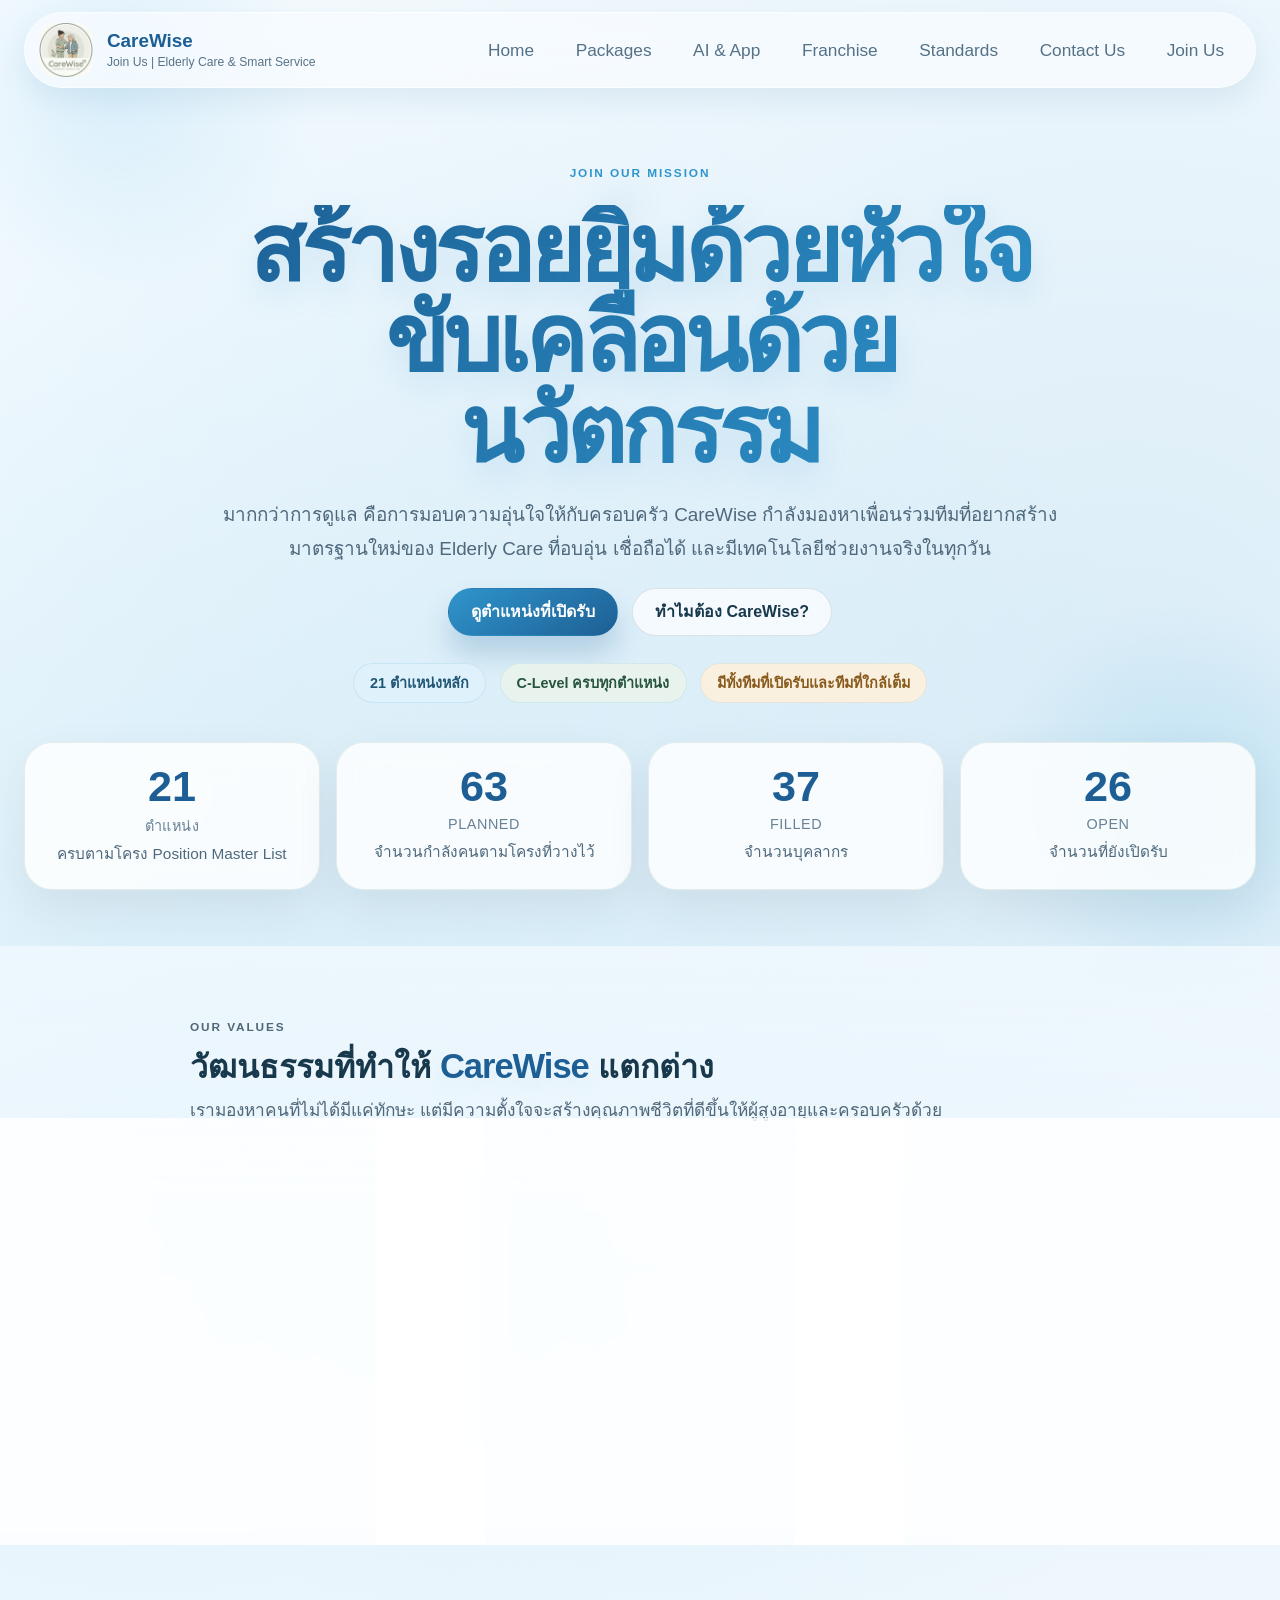
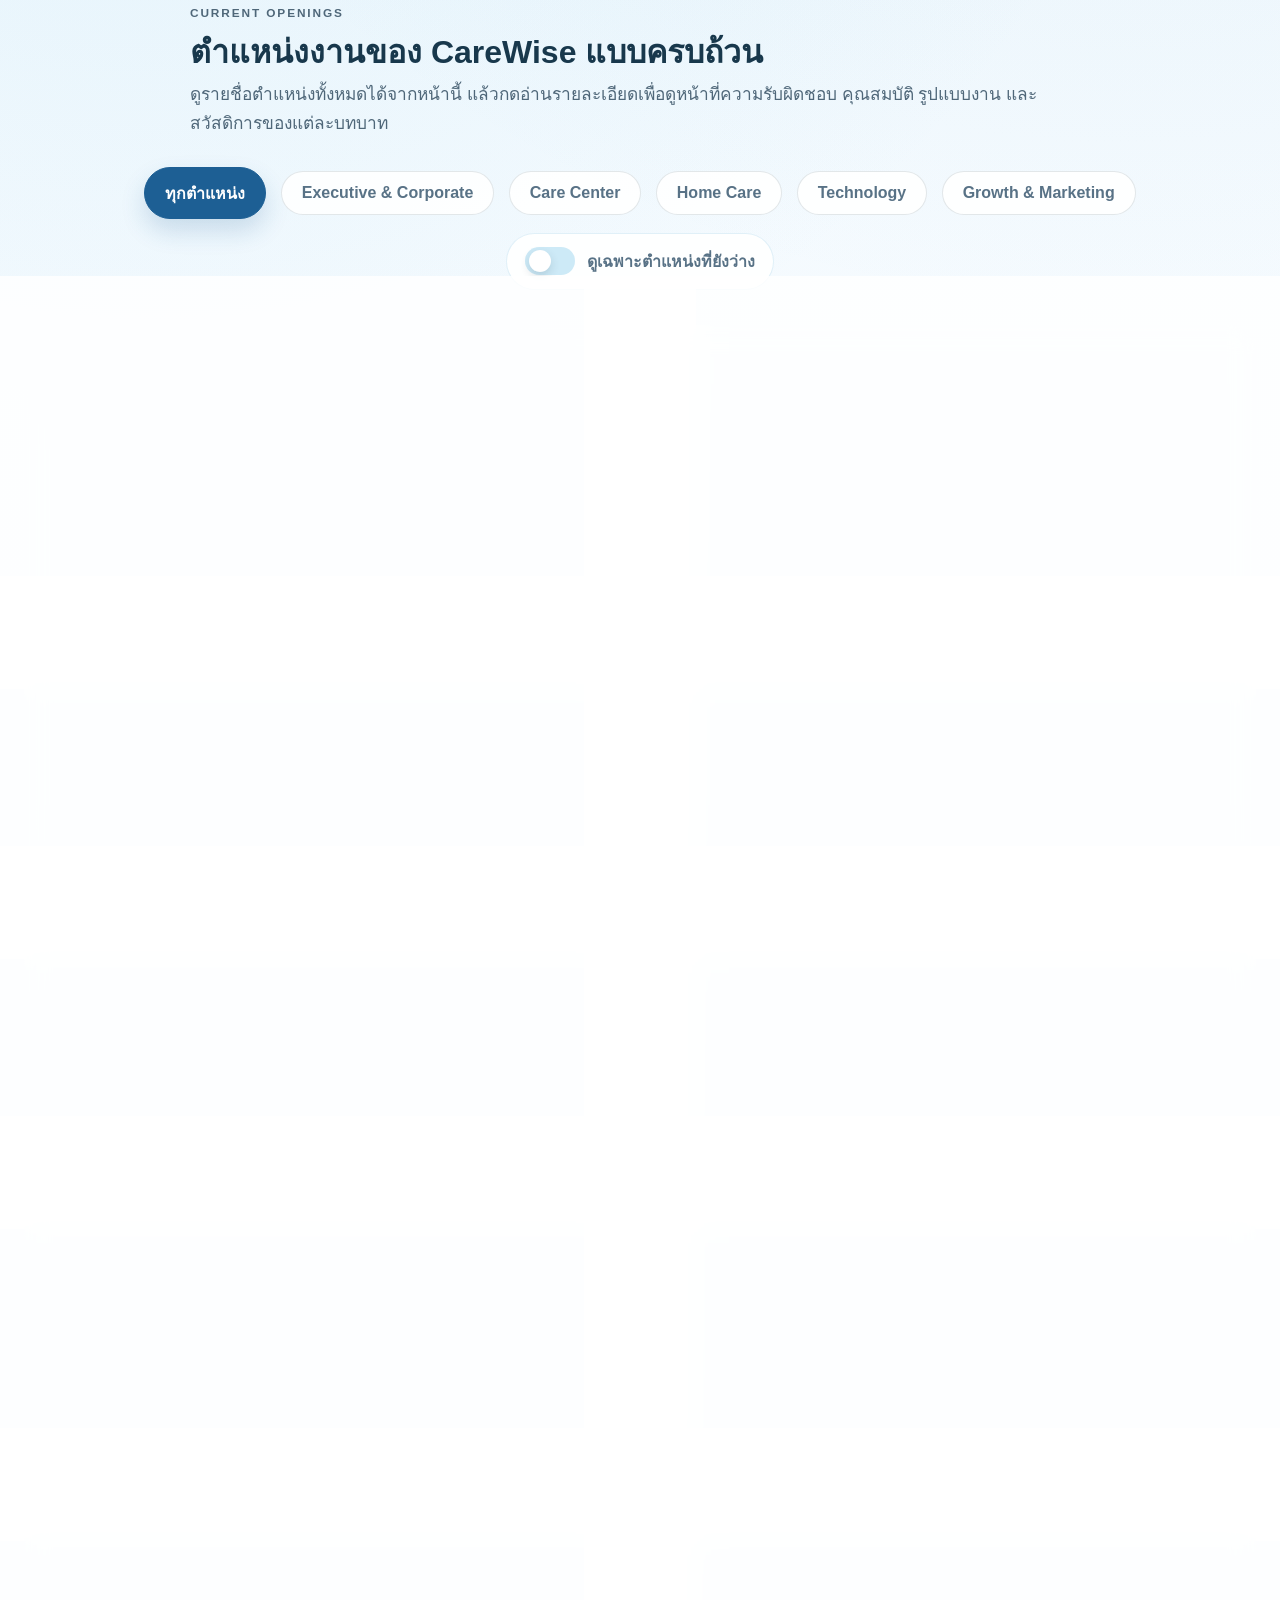
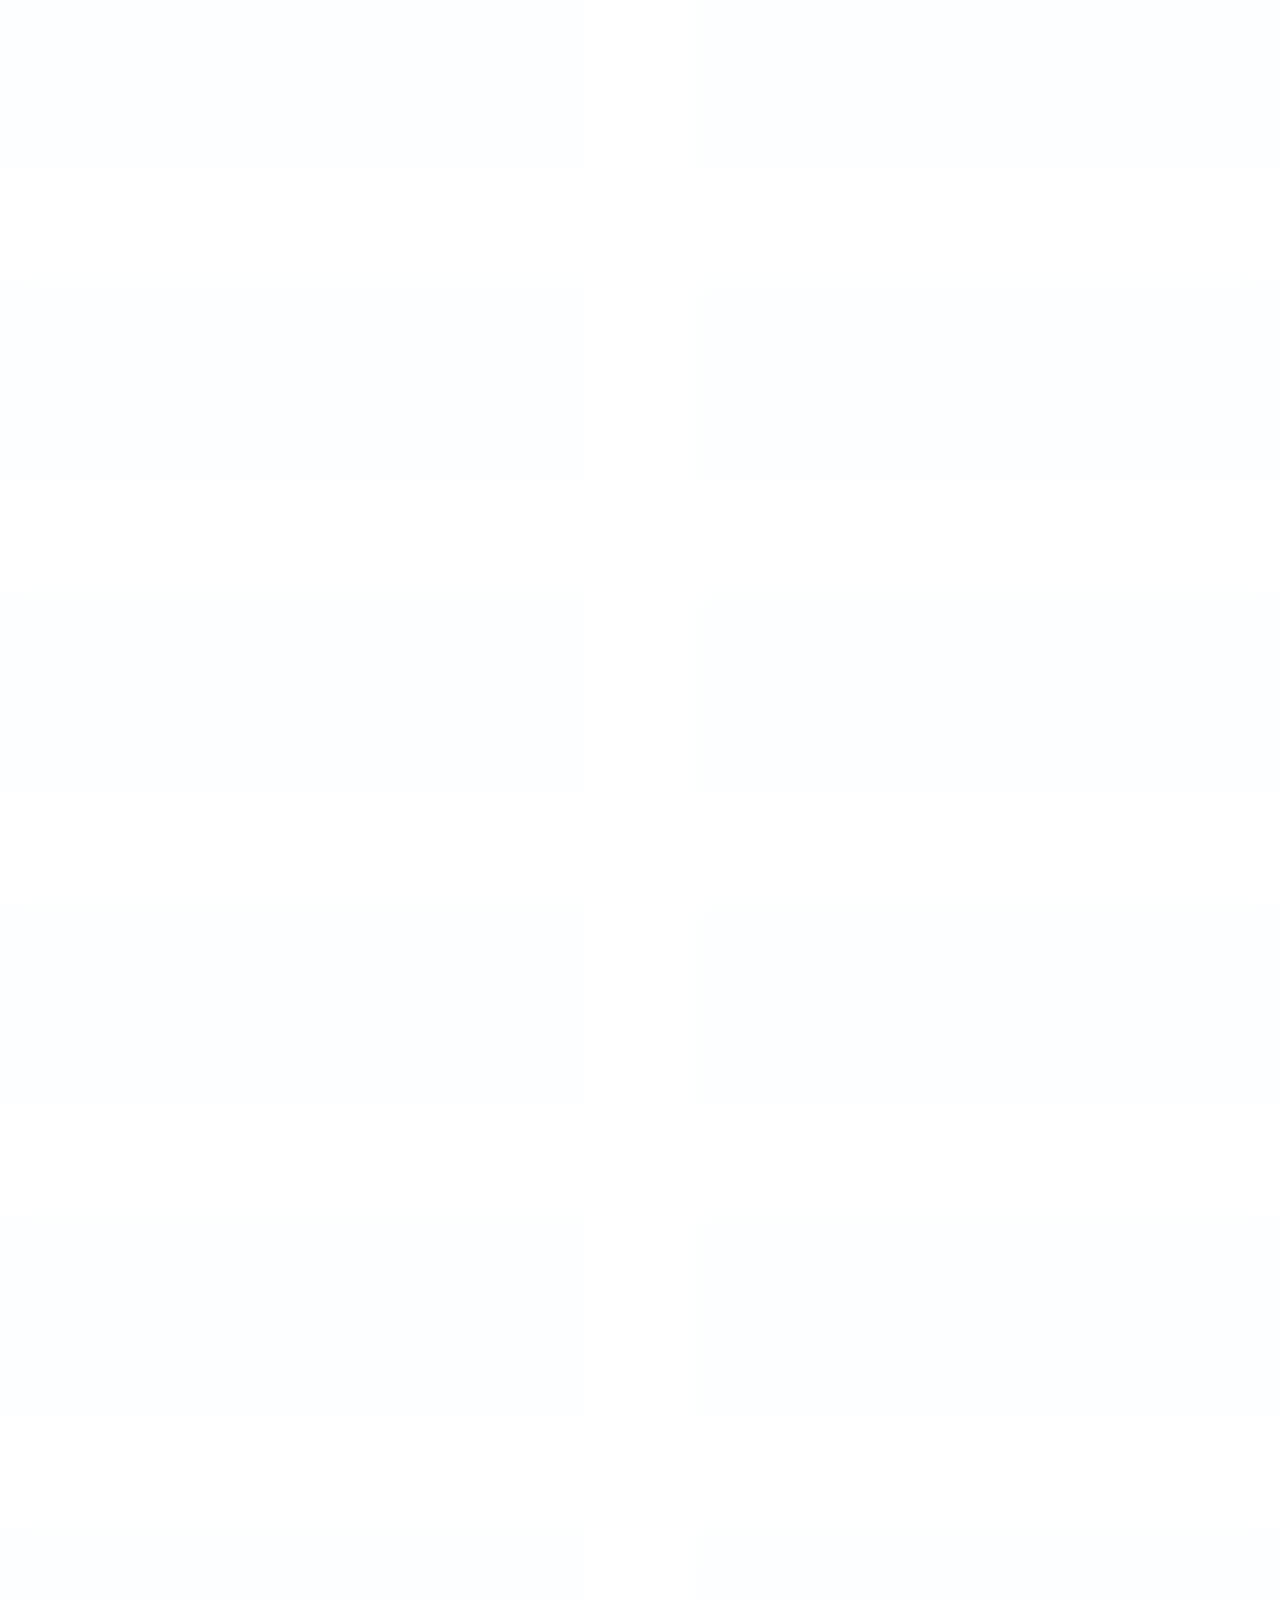
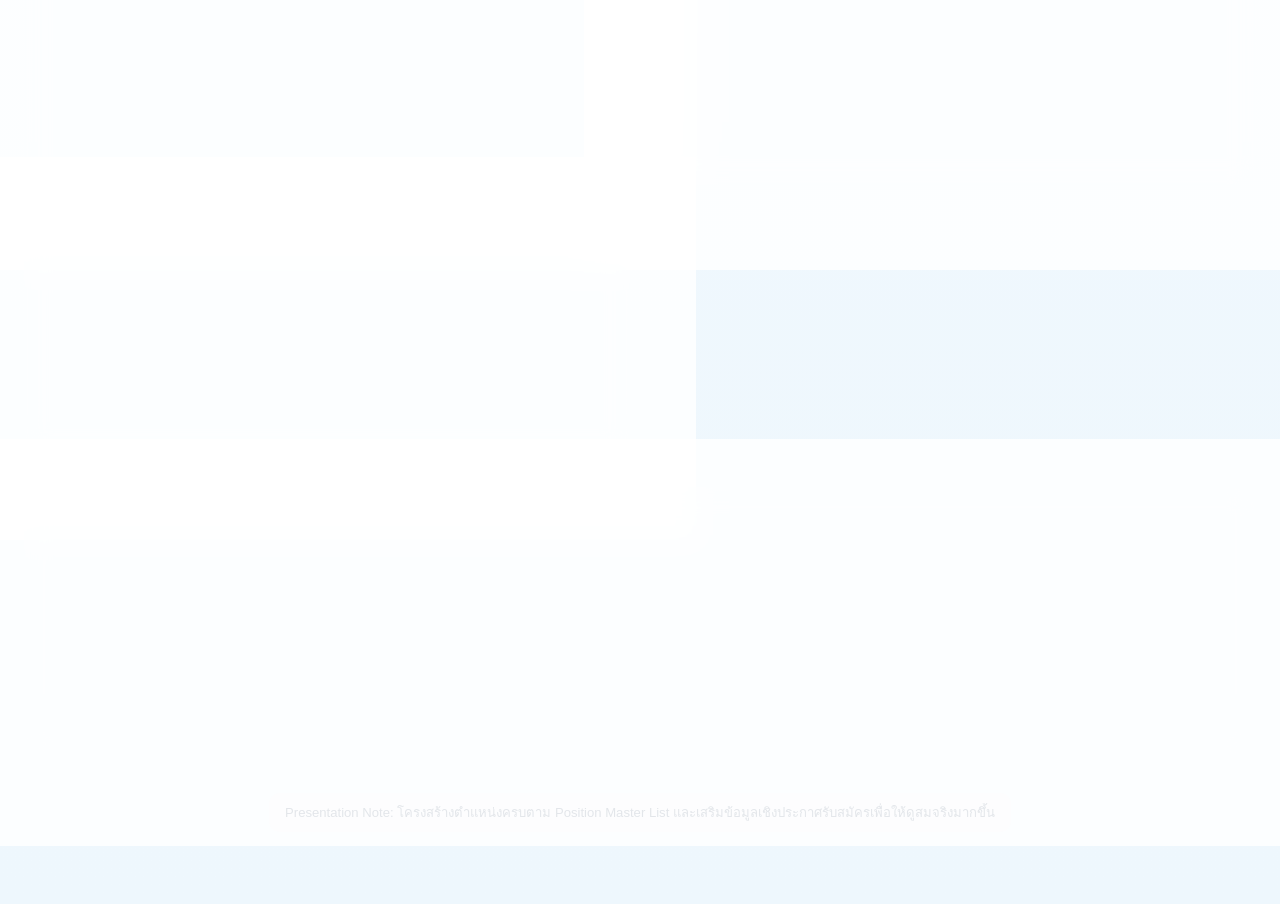
<file: careers_repaired_preview.html>
﻿<!DOCTYPE html>
<html lang="th">
<head>
  <meta charset="UTF-8">
  <meta name="viewport" content="width=device-width, initial-scale=1.0">
  <title>CareWise | Join Us - ร่วมสร้างอนาคตการดูแลผู้สูงอายุ</title>
  <meta name="description" content="CareWise Join Us รวมตำแหน่งงานของ CareWise ครบทุกสายงาน พร้อมรายละเอียดหน้าที่ความรับผิดชอบ คุณสมบัติ สวัสดิการ และข้อมูลสำคัญที่ผู้สนใจร่วมงานควรรู้">
  <link rel="stylesheet" href="styles.css">
  <style>
    .careers-hero {
      padding-top: 76px;
      padding-bottom: 56px;
    }

    .careers-hero-shell {
      max-width: 980px;
      margin: 0 auto;
      text-align: center;
      display: grid;
      gap: 1.35rem;
      justify-items: center;
    }

    .hero-title-careers {
      margin: 0;
      max-width: 860px;
      font-size: clamp(3.2rem, 7.2vw, 6rem);
      line-height: 0.98;
      letter-spacing: -0.05em;
      background: linear-gradient(135deg, var(--brand-deep), var(--brand));
      -webkit-background-clip: text;
      -webkit-text-fill-color: transparent;
      text-shadow: 0 14px 30px rgba(47, 149, 204, 0.14);
    }

    .hero-subtitle-careers {
      max-width: 860px;
      margin: 0 auto;
      font-size: 1.18rem;
      line-height: 1.82;
      color: var(--ink-soft);
    }

    .hero-actions {
      justify-content: center;
    }

    .hero-metrics {
      display: flex;
      flex-wrap: wrap;
      justify-content: center;
      gap: 0.85rem;
      margin-top: 0.35rem;
    }

    .metric-pill,
    .status-chip,
    .meta-chip,
    .tag-chip {
      display: inline-flex;
      align-items: center;
      justify-content: center;
      min-height: 40px;
      padding: 0.65rem 1rem;
      border-radius: 999px;
      font-size: 0.9rem;
      font-weight: 700;
      line-height: 1.2;
    }

    .metric-pill {
      background: rgba(223, 241, 250, 0.92);
      color: #205777;
      border: 1px solid rgba(47, 149, 204, 0.12);
    }

    .metric-pill.soft {
      background: rgba(234, 243, 237, 0.96);
      color: #27543f;
    }

    .metric-pill.warm {
      background: rgba(251, 240, 223, 0.96);
      color: #8a5a1d;
    }

    .quick-stats {
      display: grid;
      grid-template-columns: repeat(4, minmax(0, 1fr));
      gap: 1rem;
      margin-top: 2.4rem;
    }

    .stat-card,
    .culture-card,
    .job-item,
    .note-card {
      border-radius: 28px;
      border: 1px solid rgba(120, 157, 140, 0.16);
      background: rgba(255, 255, 255, 0.82);
      box-shadow: 0 18px 44px rgba(34, 56, 48, 0.08);
      backdrop-filter: blur(12px);
    }

    .stat-card {
      padding: 1.4rem 1.1rem;
      text-align: center;
      display: grid;
      gap: 0.35rem;
    }

    .stat-card strong {
      font-family: var(--title-font);
      font-size: clamp(1.9rem, 4vw, 2.7rem);
      line-height: 1;
      color: var(--brand-deep);
    }

    .stat-card span {
      color: #678195;
      font-size: 0.9rem;
      letter-spacing: 0.04em;
      text-transform: uppercase;
    }

    .stat-card p {
      color: var(--ink-soft);
      font-size: 0.96rem;
      line-height: 1.55;
    }

    .culture-grid {
      display: grid;
      grid-template-columns: repeat(3, minmax(0, 1fr));
      gap: 1.5rem;
      margin-top: 2.6rem;
    }

    .culture-card {
      padding: 2rem;
      text-align: center;
      transition: transform 0.26s ease, box-shadow 0.26s ease;
    }

    .culture-card:hover {
      transform: translateY(-6px);
      box-shadow: 0 24px 56px rgba(34, 56, 48, 0.11);
    }

    .icon-box {
      width: 82px;
      height: 82px;
      margin: 0 auto 1.25rem;
      background: rgba(223, 241, 250, 0.92);
      border-radius: 24px;
      display: grid;
      place-items: center;
    }

    .culture-card h3 {
      margin-bottom: 0.9rem;
      color: var(--brand-deep);
    }

    .culture-card p {
      color: var(--ink-soft);
    }

    .filter-nav {
      display: flex;
      justify-content: center;
      align-items: center;
      gap: 0.9rem;
      margin: 0 auto;
      flex-wrap: wrap;
      max-width: 1180px;
    }

    .filter-toolbar {
      display: flex;
      justify-content: center;
      align-items: center;
      gap: 0.9rem;
      flex-wrap: wrap;
      margin-bottom: 2.2rem;
    }

    .filter-btn {
      padding: 0.78rem 1.25rem;
      border-radius: 999px;
      border: 1px solid var(--line);
      background: rgba(255, 255, 255, 0.88);
      cursor: pointer;
      font-weight: 700;
      color: #587286;
      transition: all 0.2s ease;
    }

    .filter-btn:hover,
    .filter-btn:focus-visible {
      color: var(--brand-deep);
      border-color: rgba(47, 149, 204, 0.24);
      outline: none;
    }

    .filter-btn.active {
      background: var(--brand-deep);
      color: #fff;
      border-color: var(--brand-deep);
      box-shadow: 0 12px 24px rgba(29, 95, 148, 0.18);
    }

    .open-only-wrap {
      display: flex;
      justify-content: center;
      flex: 0 0 auto;
    }

    .toggle-pill {
      display: inline-flex;
      align-items: center;
      gap: 0.7rem;
      padding: 0.82rem 1.15rem;
      border-radius: 999px;
      border: 1px solid rgba(47, 149, 204, 0.14);
      background: rgba(255, 255, 255, 0.9);
      color: #587286;
      font-weight: 700;
      cursor: pointer;
      user-select: none;
      transition: border-color 0.2s ease, box-shadow 0.2s ease, color 0.2s ease;
    }

    .toggle-pill:hover {
      color: var(--brand-deep);
      border-color: rgba(47, 149, 204, 0.24);
      box-shadow: 0 10px 22px rgba(47, 149, 204, 0.08);
    }

    .toggle-pill input {
      position: absolute;
      opacity: 0;
      pointer-events: none;
    }

    .toggle-switch {
      position: relative;
      width: 50px;
      height: 28px;
      border-radius: 999px;
      background: rgba(136, 204, 235, 0.42);
      transition: background 0.2s ease;
      flex: 0 0 auto;
    }

    .toggle-switch::after {
      content: "";
      position: absolute;
      top: 3px;
      left: 4px;
      width: 22px;
      height: 22px;
      border-radius: 50%;
      background: #fff;
      box-shadow: 0 4px 10px rgba(24, 56, 76, 0.16);
      transition: transform 0.2s ease;
    }

    .toggle-pill input:checked + .toggle-switch {
      background: linear-gradient(135deg, var(--brand), var(--brand-deep));
    }

    .toggle-pill input:checked + .toggle-switch::after {
      transform: translateX(20px);
    }

    .openings-list {
      display: grid;
      grid-template-columns: repeat(2, minmax(0, 1fr));
      gap: 1.25rem;
    }

    .job-item {
      display: grid;
      grid-template-columns: minmax(0, 1fr);
      gap: 1rem;
      align-items: start;
      padding: 1.5rem 1.5rem;
      transition: transform 0.24s ease, border-color 0.24s ease, box-shadow 0.24s ease;
    }

    .job-item:hover {
      transform: translateY(-3px);
      border-color: rgba(47, 149, 204, 0.2);
      box-shadow: 0 24px 56px rgba(34, 56, 48, 0.11);
    }

    .job-info {
      display: grid;
      gap: 0.75rem;
    }

    .job-info h3 {
      margin: 0;
      font-size: 1.42rem;
      color: var(--brand-deep);
    }

    .job-summary {
      color: var(--ink-soft);
      line-height: 1.72;
    }

    .job-topline,
    .job-actions,
    .modal-meta,
    .modal-header-meta,
    .modal-footer-actions,
    .benefit-list,
    .detail-grid {
      display: flex;
      flex-wrap: wrap;
      gap: 0.7rem;
    }

    .job-topline {
      align-items: start;
      justify-content: space-between;
      gap: 0.85rem;
    }

    .meta-chip,
    .tag-chip {
      background: rgba(239, 247, 252, 0.95);
      color: #305d79;
      border: 1px solid rgba(47, 149, 204, 0.1);
      padding-inline: 0.82rem;
      font-size: 0.84rem;
    }

    .status-chip {
      padding-inline: 0.85rem;
      font-size: 0.82rem;
    }

    .status-open {
      background: rgba(226, 245, 232, 0.96);
      color: #1e6a43;
    }

    .status-hot {
      background: rgba(255, 239, 204, 0.98);
      color: #8b5c12;
    }

    .status-filled {
      background: rgba(231, 238, 244, 0.98);
      color: #516678;
    }

    .job-actions {
      align-items: center;
      justify-content: space-between;
      min-width: 0;
    }

    .headcount-badge {
      min-width: 138px;
      padding: 0.95rem 1rem;
      border-radius: 22px;
      background: linear-gradient(180deg, rgba(245, 250, 254, 0.98), rgba(236, 245, 251, 0.94));
      border: 1px solid rgba(47, 149, 204, 0.12);
      text-align: center;
    }

    .headcount-badge strong {
      display: block;
      color: var(--brand-deep);
      font-size: 1.14rem;
    }

    .headcount-badge span {
      display: block;
      color: #678195;
      font-size: 0.82rem;
      margin-top: 0.2rem;
    }

    .note-grid {
      display: grid;
      grid-template-columns: repeat(2, minmax(0, 1fr));
      gap: 1.3rem;
      margin-top: 2rem;
    }

    .note-card {
      padding: 1.5rem;
      display: grid;
      gap: 0.75rem;
    }

    .note-card h3 {
      color: var(--brand-deep);
      margin: 0;
    }

    .note-card p,
    .note-card li {
      color: var(--ink-soft);
      line-height: 1.72;
    }

    .note-card ul {
      margin: 0;
      padding-left: 1.2rem;
    }

    .note-card strong {
      color: var(--brand-deep);
    }

    .contact-lines {
      display: grid;
      gap: 0.55rem;
      margin-top: 0.25rem;
    }

    .jd-modal {
      display: none;
      position: fixed;
      inset: 0;
      z-index: 100;
      background: rgba(24, 56, 76, 0.44);
      backdrop-filter: blur(10px);
      padding: 2rem;
      overflow-y: auto;
    }

    .jd-modal.is-open {
      display: block;
    }

    .jd-content {
      max-width: 1120px;
      margin: 2rem auto;
      background: rgba(255, 255, 255, 0.98);
      padding: 2.6rem;
      border-radius: 34px;
      position: relative;
      box-shadow: 0 30px 80px rgba(16, 39, 53, 0.18);
    }

    .close-jd {
      position: absolute;
      top: 1.4rem;
      right: 1.4rem;
      background: var(--accent-soft);
      border: 0;
      width: 44px;
      height: 44px;
      border-radius: 50%;
      cursor: pointer;
      font-weight: 700;
      font-size: 1rem;
      color: var(--brand-deep);
    }

    .modal-header {
      display: grid;
      gap: 0.75rem;
      padding-right: 3.5rem;
    }

    .modal-header h2 {
      margin: 0;
      color: var(--brand-deep);
      font-size: clamp(2rem, 4vw, 3.05rem);
      line-height: 1.06;
    }

    .modal-summary {
      color: var(--ink-soft);
      font-size: 1.08rem;
      line-height: 1.78;
    }

    .modal-divider {
      border: 0;
      border-top: 1px solid var(--line);
      margin: 1.6rem 0;
    }

    .modal-grid {
      display: grid;
      grid-template-columns: minmax(0, 1.2fr) minmax(320px, 0.8fr);
      gap: 1.4rem;
    }

    .modal-panel {
      padding: 1.25rem 1.3rem;
      border-radius: 24px;
      background: rgba(244, 249, 252, 0.95);
      border: 1px solid rgba(47, 149, 204, 0.1);
      display: grid;
      gap: 0.85rem;
    }

    .modal-panel h3 {
      margin: 0;
      color: var(--brand-deep);
      font-size: 1.18rem;
    }

    .modal-panel p,
    .modal-panel li {
      color: var(--ink-soft);
      line-height: 1.72;
    }

    .modal-panel ul {
      margin: 0;
      padding-left: 1.2rem;
    }

    .modal-panel li + li {
      margin-top: 0.4rem;
    }

    .detail-grid {
      display: grid;
      grid-template-columns: repeat(2, minmax(0, 1fr));
      gap: 0.85rem;
    }

    .detail-item {
      padding: 0.9rem 1rem;
      border-radius: 20px;
      background: rgba(255, 255, 255, 0.88);
      border: 1px solid rgba(47, 149, 204, 0.08);
    }

    .detail-item strong {
      display: block;
      margin-bottom: 0.28rem;
      color: var(--brand-deep);
      font-size: 0.92rem;
      letter-spacing: 0.02em;
    }

    .detail-item span {
      color: var(--ink-soft);
      line-height: 1.6;
      font-size: 0.95rem;
    }

    .benefit-list {
      gap: 0.55rem;
    }

    .modal-footer-actions {
      margin-top: 1.5rem;
      align-items: center;
      justify-content: flex-start;
    }

    .pres-badge {
      display: inline-block;
      padding: 0.52rem 1rem;
      background: #f0f4f8;
      border-radius: 10px;
      font-size: 0.82rem;
      color: #64748b;
      margin-top: 2rem;
    }

    .apply-note {
      color: #678195;
      font-size: 0.92rem;
      line-height: 1.65;
      margin-top: 0.35rem;
    }

    @media (max-width: 1100px) {
      .quick-stats {
        grid-template-columns: repeat(2, minmax(0, 1fr));
      }

      .modal-grid {
        grid-template-columns: 1fr;
      }
    }

    @media (max-width: 900px) {
      .culture-grid,
      .note-grid,
      .detail-grid {
        grid-template-columns: 1fr;
      }

      .openings-list {
        grid-template-columns: 1fr;
      }

      .job-item {
        grid-template-columns: 1fr;
      }

      .job-actions {
        min-width: 0;
        justify-content: flex-start;
      }

      .jd-content {
        padding: 1.5rem;
        border-radius: 26px;
      }

      .modal-header {
        padding-right: 2.8rem;
      }
    }

    @media (max-width: 640px) {
      .careers-hero {
        padding-top: 48px;
        padding-bottom: 34px;
      }

      .quick-stats {
        grid-template-columns: 1fr;
      }

      .hero-subtitle-careers {
        font-size: 1.02rem;
      }

      .jd-modal {
        padding: 1rem;
      }
    }
  </style>
</head>
<body>
  <div class="ambient ambient-left"></div>
  <div class="ambient ambient-right"></div>

  <header class="site-header">
    <a class="brand" href="index.html" aria-label="CareWise">
      <span class="brand-mark"><img src="images_by_Friends/logo.jpg" alt="CareWise logo"></span>
      <span class="brand-copy">
        <strong>CareWise</strong>
        <small>Join Us | Elderly Care &amp; Smart Service</small>
      </span>
    </a>
    <nav class="top-nav" aria-label="Primary"></nav>
  </header>

  <main>
    <section class="hero-section careers-hero">
      <div class="container careers-hero-shell">
        <p class="eyebrow" data-reveal>JOIN OUR MISSION</p>
        <h1 class="hero-title-careers" data-reveal>สร้างรอยยิ้มด้วยหัวใจ<br>ขับเคลื่อนด้วยนวัตกรรม</h1>
        <p class="hero-subtitle-careers" data-reveal>
          มากกว่าการดูแล คือการมอบความอุ่นใจให้กับครอบครัว CareWise กำลังมองหาเพื่อนร่วมทีมที่อยากสร้างมาตรฐานใหม่ของ
          Elderly Care ที่อบอุ่น เชื่อถือได้ และมีเทคโนโลยีช่วยงานจริงในทุกวัน
        </p>
        <div class="hero-actions" data-reveal>
          <a class="button button-primary" href="#openings">ดูตำแหน่งที่เปิดรับ</a>
          <a class="button button-secondary" href="#culture">ทำไมต้อง CareWise?</a>
        </div>
        <div class="hero-metrics" data-reveal>
          <span class="metric-pill">21 ตำแหน่งหลัก</span>
          <span class="metric-pill soft">C-Level ครบทุกตำแหน่ง</span>
          <span class="metric-pill warm">มีทั้งทีมที่เปิดรับและทีมที่ใกล้เต็ม</span>
        </div>
      </div>
      <div class="container">
        <div class="quick-stats" id="quickStats"></div>
      </div>
    </section>

    <section class="content-section tone-soft" id="culture">
      <div class="container">
        <div class="section-head center" data-reveal>
          <p class="eyebrow">Our Values</p>
          <h2>วัฒนธรรมที่ทำให้ <span class="brand-inline">CareWise</span> แตกต่าง</h2>
          <p>เรามองหาคนที่ไม่ได้มีแค่ทักษะ แต่มีความตั้งใจจะสร้างคุณภาพชีวิตที่ดีขึ้นให้ผู้สูงอายุและครอบครัวด้วย</p>
        </div>

        <div class="culture-grid">
          <article class="culture-card" data-reveal>
            <div class="icon-box">
              <img src="images/svg/svg/005-elderly-2.svg" alt="Warm Care" width="40">
            </div>
            <h3>Warm Care</h3>
            <p>ดูแลด้วยความเข้าใจ เคารพศักดิ์ศรีของผู้สูงอายุ และเชื่อว่าความอ่อนโยนคือส่วนหนึ่งของมาตรฐานการทำงาน</p>
          </article>

          <article class="culture-card" data-reveal>
            <div class="icon-box">
              <img src="images/svg/svg/004-nurse.svg" alt="Smart System" width="40">
            </div>
            <h3>Smart System</h3>
            <p>เรานำ AI และ data tools มาช่วยให้ทีมทำงานแม่นขึ้น ติดตามได้จริง และมีเวลาทุ่มให้กับคุณภาพการดูแลมากขึ้น</p>
          </article>

          <article class="culture-card" data-reveal>
            <div class="icon-box">
              <img src="images/svg/svg/006-elderly-3.svg" alt="Trusted Community" width="40">
            </div>
            <h3>Trusted Community</h3>
            <p>ทำงานอย่างรับผิดชอบ โปร่งใส และพร้อมพัฒนาตัวเองเสมอ เพื่อให้ครอบครัวไว้วางใจส่งต่อคนที่รักให้ CareWise ดูแล</p>
          </article>
        </div>
      </div>
    </section>

    <section class="content-section" id="openings">
      <div class="container">
        <div class="section-head center" data-reveal>
          <p class="eyebrow">Current Openings</p>
          <h2>ตำแหน่งงานของ CareWise แบบครบถ้วน</h2>
          <p>ดูรายชื่อตำแหน่งทั้งหมดได้จากหน้านี้ แล้วกดอ่านรายละเอียดเพื่อดูหน้าที่ความรับผิดชอบ คุณสมบัติ รูปแบบงาน และสวัสดิการของแต่ละบทบาท</p>
        </div>

        <div class="filter-toolbar" data-reveal>
          <nav class="filter-nav">
            <button class="filter-btn active" data-group="all">ทุกตำแหน่ง</button>
            <button class="filter-btn" data-group="executive">Executive & Corporate</button>
            <button class="filter-btn" data-group="care-center">Care Center</button>
            <button class="filter-btn" data-group="home-care">Home Care</button>
            <button class="filter-btn" data-group="technology">Technology</button>
            <button class="filter-btn" data-group="growth">Growth & Marketing</button>
          </nav>
          <div class="open-only-wrap">
            <label class="toggle-pill" for="openOnlyToggle">
              <input type="checkbox" id="openOnlyToggle">
              <span class="toggle-switch" aria-hidden="true"></span>
              <span>ดูเฉพาะตำแหน่งที่ยังว่าง</span>
            </label>
          </div>
        </div>

        <div class="openings-list" id="jobContainer"></div>

        <div class="note-grid">
          <article class="note-card" data-reveal style="grid-column: 1 / -1;">
            <h3>ช่องทางสมัครเบื้องต้น</h3>
            <p>สามารถส่งประวัติย่อและระบุตำแหน่งที่สนใจมาที่อีเมลของฝ่ายทรัพยากรบุคคล พร้อมแนบข้อมูลประสบการณ์ที่เกี่ยวข้อง ผลงาน หรือข้อมูลเพิ่มเติมที่ช่วยให้ทีมพิจารณาเบื้องต้นได้รวดเร็วขึ้น</p>
            <div class="contact-lines">
              <p><strong>อีเมล:</strong> hr_carewise@carewise.co.th</p>
              <p><strong>โทร:</strong> 064-982-5662</p>
            </div>
            <p class="apply-note">สำหรับเวอร์ชันพรีเซนต์ หน้า Join Us นี้ทำหน้าที่เป็นทั้งภาพรวมโครงสร้างทีมและ mockup ของหน้ารับสมัครงาน</p>
          </article>
        </div>

        <div style="text-align: center;">
          <p class="pres-badge">Presentation Note: โครงสร้างตำแหน่งครบตาม Position Master List และเสริมข้อมูลเชิงประกาศรับสมัครเพื่อให้ดูสมจริงมากขึ้น</p>
        </div>
      </div>
    </section>
  </main>

  <div class="jd-modal" id="jdModal" aria-hidden="true">
    <div class="jd-content">
      <button class="close-jd" id="closeJd" aria-label="Close details">ร—</button>
      <div id="jdBody"></div>
    </div>
  </div>

  <script>
    const commonBenefits = [
      "ประกันสังคมและสิทธิการลาตามกฎหมายแรงงาน",
      "อบรมและพัฒนาทักษะตามแผนการเรียนรู้ของตำแหน่ง",
      "ประเมินผลงานตามรอบและมีโอกาสเติบโตตามผลงาน",
      "ทำงานร่วมกับทีมที่ให้ความสำคัญกับคุณภาพการดูแลและการสื่อสารอย่างมืออาชีพ"
    ];

    const positions = [
      {
        id: "p01",
        code: "P01",
        title: "กรรมการผู้จัดการ",
        titleEn: "CEO",
        category: "executive",
        teamLabel: "Executive & Corporate",
        location: "FYI Center, Rama 4",
        type: "Full-time",
        reportTo: "คณะกรรมการ / ผู้ถือหุ้น",
        headcount: { planned: 1, filled: 1, open: 0 },
        status: "filled",
        salary: "ตามโครงสร้างผู้บริหารระดับสูงของบริษัท",
        schedule: "จันทร์-ศุกร์ และพร้อมกำกับงานตามความจำเป็นเชิงธุรกิจ",
        summary: "กำหนดทิศทางเชิงกลยุทธ์และขับเคลื่อน CareWise ให้เติบโตเป็นผู้นำด้าน AI-powered Elderly Care ที่มีทั้งความอบอุ่นและมาตรฐานการดูแลที่เชื่อถือได้",
        responsibilities: [
          "กำหนดวิสัยทัศน์ กลยุทธ์ และเป้าหมายการเติบโตของบริษัทในระยะสั้น กลาง และยาว",
          "กำกับการดำเนินงานของทุกสายงานให้สอดคล้องกับแผนธุรกิจและภาพลักษณ์ของแบรนด์",
          "สร้างความร่วมมือกับโรงพยาบาล พันธมิตรธุรกิจ นักลงทุน และเครือข่ายที่เกี่ยวข้อง",
          "ติดตามผลประกอบการ คุณภาพบริการ และความเสี่ยงเชิงธุรกิจในภาพรวม",
          "สร้างวัฒนธรรมองค์กรที่ให้ความสำคัญกับคุณภาพ มาตรฐาน และความไว้วางใจจากครอบครัวผู้ใช้บริการ"
        ],
        qualifications: [
          "มีประสบการณ์บริหารองค์กรหรือธุรกิจบริการอย่างน้อย 8-10 ปี",
          "มองภาพธุรกิจ การเงิน การตลาด และ operations ได้เชื่อมกัน",
          "มีภาวะผู้นำสูง ตัดสินใจชัดเจน และบริหาร stakeholder ได้ดี",
          "หากมีประสบการณ์ในธุรกิจสุขภาพ การดูแล หรือบริการที่มีความละเอียดอ่อน จะเหมาะมาก"
        ],
        idealProfile: [
          "เป็นผู้นำที่ดูได้ทั้งภาพใหญ่และรายละเอียดที่กระทบคุณภาพบริการ",
          "เชื่อในการใช้เทคโนโลยีเพื่อเสริมทีม ไม่ใช่แทนความเป็นมนุษย์",
          "สื่อสารเป้าหมายให้ทีมหลายสายงานเดินไปในทิศทางเดียวกันได้"
        ],
        benefits: [
          ...commonBenefits,
          "สิทธิ์อุปกรณ์และเครื่องมือการทำงานสำหรับบทบาทบริหาร",
          "เข้าร่วมเวทีประชุมเชิงกลยุทธ์และเครือข่ายพันธมิตรธุรกิจของบริษัท"
        ]
      },
      {
        id: "p02",
        code: "P02",
        title: "ประธานเจ้าหน้าที่ฝ่ายเทคโนโลยี",
        titleEn: "CTO",
        category: "executive",
        teamLabel: "Executive & Corporate",
        location: "Hybrid / FYI Center",
        type: "Full-time",
        reportTo: "CEO",
        headcount: { planned: 1, filled: 1, open: 0 },
        status: "filled",
        salary: "ตามโครงสร้างผู้บริหารสายเทคโนโลยี",
        schedule: "จันทร์-ศุกร์ และพร้อมสนับสนุนระบบเมื่อมีเหตุจำเป็น",
        summary: "วางทิศทางเทคโนโลยีของ CareWise ให้ระบบ AI, data tools และโครงสร้างการทำงานรองรับบริการจริงได้อย่างเสถียร ปลอดภัย และขยายต่อได้",
        responsibilities: [
          "กำหนดสถาปัตยกรรมระบบ ข้อมูล และเครื่องมือที่รองรับการให้บริการของ CareWise",
          "แปลง pain point จากหน้างานดูแลและปฏิบัติการให้เป็น product roadmap ที่ใช้ได้จริง",
          "กำกับทีม AI, data, operators และ vendor ที่เกี่ยวข้องกับระบบหลัก",
          "ดูแลเรื่อง data governance, privacy และความพร้อมของระบบที่เกี่ยวข้องกับข้อมูลผู้ใช้บริการ",
          "ประสานกับทีมบริหารเพื่อให้เทคโนโลยีตอบโจทย์ทั้งคุณภาพบริการและการเติบโตของธุรกิจ"
        ],
        qualifications: [
          "มีประสบการณ์นำทีมเทคโนโลยีหรือ product engineering ในระดับ senior",
          "เข้าใจทั้ง software, data workflow, AI implementation และ operations",
          "สื่อสารกับทีมเทคนิคและ non-technical ได้ดี",
          "ถ้ามีประสบการณ์ใน healthtech, caretech หรือ service operations จะได้เปรียบ"
        ],
        idealProfile: [
          "เป็นคนที่ชอบสร้างระบบที่เชื่อมกับงานหน้างานจริง",
          "ให้ความสำคัญกับความต่อเนื่องของระบบพอ ๆ กับนวัตกรรม",
          "พร้อมทำงานใกล้ชิดกับทีมบริการเพื่อเข้าใจโจทย์ของผู้ใช้งานจริง"
        ],
        benefits: [
          ...commonBenefits,
          "เครื่องมือการทำงานและ software stack ที่จำเป็นต่อบทบาทเทคโนโลยี",
          "มีส่วนร่วมในการกำหนด roadmap และการลงทุนด้านระบบขององค์กร"
        ]
      },
      {
        id: "p03",
        code: "P03",
        title: "ประธานเจ้าหน้าที่ฝ่ายการตลาด",
        titleEn: "CMO",
        category: "executive",
        teamLabel: "Executive & Corporate",
        location: "FYI Center, Rama 4",
        type: "Full-time",
        reportTo: "CEO",
        headcount: { planned: 1, filled: 1, open: 0 },
        status: "filled",
        salary: "ตามโครงสร้างผู้บริหารสายการตลาด",
        schedule: "จันทร์-ศุกร์",
        summary: "ดูแลภาพรวมแบรนด์ การสื่อสาร และการเติบโตของ demand ให้ CareWise เป็นแบรนด์ดูแลผู้สูงอายุที่อบอุ่น ทันสมัย และไว้วางใจได้",
        responsibilities: [
          "วางกลยุทธ์แบรนด์ การสื่อสาร และแผนการตลาดให้สอดคล้องกับ positioning ของ CareWise",
          "ดูแลการสร้าง lead ทั้ง B2C และ B2B ผ่านช่องทางออนไลน์ ออฟไลน์ และพันธมิตร",
          "ประสานงานกับทีม Growth, Sales และ Operations เพื่อให้ประสบการณ์ลูกค้าต่อเนื่อง",
          "กำหนด narrative ของแบรนด์ให้สื่อสารทั้งความอบอุ่นและนวัตกรรมได้ชัดเจน",
          "ติดตาม performance ของแคมเปญและปรับแผนตามข้อมูลจริง"
        ],
        qualifications: [
          "มีประสบการณ์ด้าน brand, marketing หรือ growth strategy อย่างน้อย 7 ปี",
          "เข้าใจธุรกิจบริการและสามารถสื่อสารเรื่องที่ละเอียดอ่อนอย่างการดูแลผู้สูงอายุได้ดี",
          "มีทักษะวิเคราะห์ data และสื่อสารเชิงกลยุทธ์",
          "บริหารทีมข้ามสายงานและทำงานร่วมกับผู้บริหารระดับสูงได้"
        ],
        idealProfile: [
          "เข้าใจทั้งภาพแบรนด์และผลลัพธ์เชิงธุรกิจ",
          "ชอบเล่าเรื่องที่มีความหมายและเปลี่ยนเป็นการเติบโตได้",
          "มีความละเอียดอ่อนต่อความรู้สึกของครอบครัวผู้ใช้บริการ"
        ],
        benefits: [
          ...commonBenefits,
          "งบและเครื่องมือการตลาดตามบทบาทผู้บริหาร",
          "โอกาสทำงานกับพันธมิตรและ campaign เชิงกลยุทธ์ขององค์กร"
        ]
      },
      {
        id: "p04",
        code: "P04",
        title: "ประธานเจ้าหน้าที่ฝ่ายการเงิน",
        titleEn: "CFO",
        category: "executive",
        teamLabel: "Executive & Corporate",
        location: "FYI Center, Rama 4",
        type: "Full-time",
        reportTo: "CEO",
        headcount: { planned: 1, filled: 1, open: 0 },
        status: "filled",
        salary: "ตามโครงสร้างผู้บริหารสายการเงิน",
        schedule: "จันทร์-ศุกร์",
        summary: "กำกับการเงิน งบประมาณ ต้นทุน และความมั่นคงทางการเงินของ CareWise เพื่อรองรับการเติบโตอย่างยั่งยืน",
        responsibilities: [
          "วางแผนงบประมาณ กระแสเงินสด และ financial control ของบริษัท",
          "วิเคราะห์ต้นทุน กำไร และความคุ้มค่าของบริการแต่ละสายงาน",
          "สนับสนุนทีมผู้บริหารในการตัดสินใจเรื่องการลงทุนและการขยายธุรกิจ",
          "ดูแลด้านภาษี บัญชี และความเสี่ยงทางการเงิน",
          "สร้างกรอบการทำงานทางการเงินที่โปร่งใสและใช้ตัดสินใจได้จริง"
        ],
        qualifications: [
          "มีประสบการณ์ด้านการเงิน การบัญชี หรือ planning ในระดับสูง",
          "เข้าใจ budgeting, forecasting และการควบคุมต้นทุนในธุรกิจบริการ",
          "รอบคอบ เชื่อถือได้ และแปลงตัวเลขเป็น insight ทางธุรกิจได้",
          "หากมีพื้นฐานธุรกิจสุขภาพหรือ service business จะเหมาะมาก"
        ],
        idealProfile: [
          "ชอบสร้างเสถียรภาพให้การเติบโตขององค์กร",
          "มีวินัยและความน่าเชื่อถือสูง",
          "สามารถทำงานกับทีมบริหารและทีมปฏิบัติการได้อย่างสมดุล"
        ],
        benefits: [
          ...commonBenefits,
          "อุปกรณ์การทำงานและระบบที่จำเป็นต่อบทบาทการเงิน",
          "มีส่วนร่วมใน strategic planning และการกำหนดโครงสร้างธุรกิจ"
        ]
      },
      {
        id: "p05",
        code: "P05",
        title: "ผู้จัดการทั่วไป",
        titleEn: "General Manager",
        category: "executive",
        teamLabel: "Executive & Corporate",
        location: "FYI Center, Rama 4",
        type: "Full-time",
        reportTo: "CEO",
        headcount: { planned: 1, filled: 0, open: 1 },
        status: "hot",
        salary: "45,000 - 60,000 บาท / เดือน",
        schedule: "จันทร์-ศุกร์ และพร้อมติดตามงานปฏิบัติการตามความจำเป็น",
        summary: "ดูแลภาพรวมการดำเนินงานประจำวันของ CareWise ให้ทุกหน่วยงานเดินหน้าอย่างเป็นระบบและรักษามาตรฐานคุณภาพบริการ",
        responsibilities: [
          "กำกับงานปฏิบัติการของทุกฝ่ายให้เดินไปตามเป้าหมายร่วมกัน",
          "ติดตาม KPI คุณภาพบริการ ทรัพยากรบุคคล และการใช้กำลังคน",
          "ประสานงานระหว่างทีมบริหาร ทีมดูแล และทีมสนับสนุนเพื่อแก้ปัญหาเฉพาะหน้า",
          "ผลักดัน execution ของแผนธุรกิจในระดับหน้างาน",
          "รายงานภาพรวมการดำเนินงานแก่ CEO และผู้บริหารที่เกี่ยวข้อง"
        ],
        qualifications: [
          "มีประสบการณ์บริหาร operations ในธุรกิจบริการอย่างน้อย 5 ปี",
          "จัดลำดับความสำคัญและแก้ปัญหาได้ดีภายใต้หลายโจทย์พร้อมกัน",
          "มีภาวะผู้นำ สื่อสารชัดเจน และทำงานกับหลายฝ่ายได้",
          "หากเคยบริหารศูนย์บริการหรือธุรกิจ care / hospitality จะเหมาะมาก"
        ],
        idealProfile: [
          "มองทั้งภาพใหญ่และแก้จุดติดขัดหน้างานได้",
          "ชอบทำให้งานหลายทีมเชื่อมกันอย่างลื่นไหล",
          "พร้อมลงรายละเอียดเพื่อยกระดับมาตรฐานขององค์กร"
        ],
        benefits: [
          ...commonBenefits,
          "ค่าเดินทางหรือค่าโทรศัพท์ตามลักษณะงาน",
          "สิทธิ์เข้าร่วมอบรมด้านการบริหารบริการและภาวะผู้นำ"
        ]
      },
      {
        id: "p06",
        code: "P06",
        title: "ผู้จัดการศูนย์ดูแล",
        titleEn: "Care Center Manager",
        category: "care-center",
        teamLabel: "Care Center",
        location: "Care Center",
        type: "Full-time",
        reportTo: "General Manager",
        headcount: { planned: 1, filled: 0, open: 1 },
        status: "open",
        salary: "ตามโครงสร้างผู้จัดการศูนย์",
        schedule: "ทำงานประจำศูนย์ พร้อมดูแลตารางบริการ",
        summary: "บริหารการดำเนินงานของ Care Center ให้ผู้สูงอายุได้รับการดูแลอย่างปลอดภัย อบอุ่น และเป็นมาตรฐานในทุกวัน",
        responsibilities: [
          "ดูแลการทำงานประจำวันของศูนย์ ทั้งคน พื้นที่ และคุณภาพบริการ",
          "ประสานงานกับ Head Nurse, caregiver, ครอบครัว และทีมสนับสนุน",
          "ติดตามความเรียบร้อยของตารางงาน กิจกรรม และการใช้ทรัพยากรภายในศูนย์",
          "รับมือสถานการณ์หน้างานและ escalation ที่เกี่ยวกับผู้ใช้บริการ",
          "รายงานผลการดำเนินงานและข้อเสนอแนะเพื่อพัฒนาศูนย์"
        ],
        qualifications: [
          "มีประสบการณ์บริหารหน่วยงานบริการหรือศูนย์ดูแล",
          "เข้าใจการประสานงานทีมหลายบทบาทในสภาพแวดล้อมที่มีผู้ใช้บริการจริง",
          "ใจเย็น มีวุฒิภาวะ และรับมือเหตุการณ์เฉพาะหน้าได้ดี",
          "หากมีพื้นฐานด้านสุขภาพหรือ care service จะพิจารณาเป็นพิเศษ"
        ],
        idealProfile: [
          "ชอบทำให้พื้นที่บริการดูอบอุ่นแต่มีระบบ",
          "สามารถดูแลทั้งคนและคุณภาพหน้างานได้พร้อมกัน",
          "ให้ความสำคัญกับประสบการณ์ของครอบครัวและผู้สูงอายุ"
        ],
        benefits: [
          ...commonBenefits,
          "ค่าเครื่องแบบหรือสิ่งสนับสนุนงานตามบทบาท",
          "มีโอกาสเติบโตสู่บทบาทบริหาร operations ในระดับสูงขึ้น"
        ]
      },
      {
        id: "p07",
        code: "P07",
        title: "ผู้จัดการบริการดูแลถึงบ้าน",
        titleEn: "Home Care Manager",
        category: "home-care",
        teamLabel: "Home Care",
        location: "FYI Center / ภาคสนาม",
        type: "Full-time",
        reportTo: "General Manager",
        headcount: { planned: 1, filled: 0, open: 1 },
        status: "open",
        salary: "ตามโครงสร้างผู้จัดการบริการถึงบ้าน",
        schedule: "จันทร์-ศุกร์ และติดตาม service schedule ตามความจำเป็น",
        summary: "กำกับงาน Home Care ให้การดูแลถึงบ้านมีมาตรฐาน น่าเชื่อถือ และต่อเนื่องในทุกเคส",
        responsibilities: [
          "วางแผนกำลังคนและจัดคิวบริการของทีม Home Care",
          "ติดตามคุณภาพการดูแล ประเมิน feedback และแก้ปัญหาเคสที่ซับซ้อน",
          "ประสานกับ Home Care Coordinator, พยาบาล และ caregiver ในแต่ละเคส",
          "ดูแลให้การสื่อสารกับครอบครัวผู้ใช้บริการมีความชัดเจนและตรงเวลา",
          "ช่วยพัฒนามาตรฐานการบริการถึงบ้านและระบบติดตามผล"
        ],
        qualifications: [
          "มีประสบการณ์บริหารทีมภาคสนามหรือทีมบริการถึงบ้าน",
          "จัดการ schedule และงานหลายเคสพร้อมกันได้ดี",
          "สื่อสารกับครอบครัวและทีมปฏิบัติการได้อย่างเป็นระบบ",
          "หากเข้าใจบริการดูแล สุขภาพ หรือ home service จะเหมาะมาก"
        ],
        idealProfile: [
          "ชอบงานที่ต้องคิดทั้ง logistics และประสบการณ์ของลูกค้า",
          "ตัดสินใจหน้างานได้ดีและไม่ตื่นตระหนกง่าย",
          "ให้ความสำคัญกับความต่อเนื่องของการดูแล"
        ],
        benefits: [
          ...commonBenefits,
          "ค่าเดินทางหรือค่าใช้จ่ายที่เกี่ยวข้องกับงานภาคสนามตามนโยบาย",
          "อุปกรณ์สื่อสารและระบบงานที่ช่วยติดตาม service ได้ชัดเจน"
        ]
      },
      {
        id: "p08",
        code: "P08",
        title: "หัวหน้าพยาบาล",
        titleEn: "Head Nurse",
        category: "care-center",
        teamLabel: "Care Center",
        location: "Care Center",
        type: "Full-time",
        reportTo: "Care Center Manager / General Manager",
        headcount: { planned: 1, filled: 1, open: 0 },
        status: "filled",
        salary: "ตามโครงสร้างหัวหน้าพยาบาล",
        schedule: "ประจำศูนย์ และกำกับมาตรฐานงานพยาบาล",
        summary: "ดูแลมาตรฐานวิชาชีพพยาบาลและคุณภาพการดูแลของทีม clinical ให้ผู้สูงอายุได้รับบริการที่ปลอดภัยและเหมาะสม",
        responsibilities: [
          "กำหนดแนวปฏิบัติทางการพยาบาลและควบคุมคุณภาพการดูแล",
          "สอนงานและสนับสนุนทีมพยาบาลทั้งในศูนย์และบริการเกี่ยวเนื่อง",
          "ประเมินแผนการดูแลรายบุคคลร่วมกับ caregiver และครอบครัว",
          "ติดตามเหตุการณ์ผิดปกติและช่วยวางแนวทางป้องกันความเสี่ยง",
          "เป็น clinical lead ในการยกระดับมาตรฐานบริการของ CareWise"
        ],
        qualifications: [
          "มีใบประกอบวิชาชีพพยาบาล",
          "มีประสบการณ์พยาบาลอย่างน้อย 5 ปี และเคยคุมงานทีม",
          "ละเอียด รอบคอบ และให้คำแนะนำทีมได้ดี",
          "เข้าใจงานดูแลผู้สูงอายุและบริบทการทำงานร่วมกับครอบครัว"
        ],
        idealProfile: [
          "เป็นคนที่ทีมพึ่งพาได้ในวันที่ต้องตัดสินใจเรื่องสำคัญ",
          "รักษาสมดุลระหว่างมาตรฐานวิชาชีพกับความอ่อนโยนในการดูแล",
          "สื่อสาร clinical reasoning ให้ทีม non-clinical เข้าใจได้"
        ],
        benefits: [
          ...commonBenefits,
          "สิทธิ์อบรมวิชาชีพและพัฒนาความรู้ด้านผู้สูงอายุ",
          "เครื่องแบบและอุปกรณ์ที่จำเป็นต่อการปฏิบัติงาน"
        ]
      },
      {
        id: "p09",
        code: "P09",
        title: "พยาบาลวิชาชีพประจำศูนย์ดูแล",
        titleEn: "Care Center Registered Nurse",
        category: "care-center",
        teamLabel: "Care Center",
        location: "Care Center",
        type: "Full-time / Shift",
        reportTo: "Head Nurse",
        headcount: { planned: 4, filled: 3, open: 1 },
        status: "hot",
        salary: "ตามโครงสร้างพยาบาลวิชาชีพประจำศูนย์",
        schedule: "ทำงานเป็นกะตามตารางศูนย์ดูแล",
        summary: "ดูแลผู้สูงอายุภายในศูนย์ ติดตามอาการ ประสานแผนการดูแล และสนับสนุนทีม caregiver ให้การบริการเป็นมาตรฐาน",
        responsibilities: [
          "ประเมินอาการทั่วไป ติดตาม vital signs และดูแลการพยาบาลตามแผน",
          "สื่อสารกับ Head Nurse และครอบครัวเมื่อพบประเด็นที่ต้องติดตาม",
          "แนะนำ caregiver เรื่องข้อควรระวังและกิจกรรมการดูแลประจำวัน",
          "บันทึกข้อมูลการดูแลและเหตุการณ์สำคัญอย่างครบถ้วน",
          "สนับสนุนบรรยากาศการดูแลที่ปลอดภัย สุภาพ และเป็นมืออาชีพ"
        ],
        qualifications: [
          "มีใบประกอบวิชาชีพพยาบาล",
          "สนใจงานผู้สูงอายุและการดูแลระยะยาว",
          "ทำงานเป็นทีมในระบบกะได้ดี",
          "สื่อสารกับครอบครัวได้อย่างมั่นใจและอ่อนโยน"
        ],
        idealProfile: [
          "ชอบงานที่ได้เห็นผู้ใช้บริการอย่างต่อเนื่อง",
          "ใส่ใจรายละเอียดและสังเกตการเปลี่ยนแปลงของผู้สูงอายุได้ดี",
          "พร้อมทำงานร่วมกับทีมหลายบทบาทในพื้นที่เดียวกัน"
        ],
        benefits: [
          ...commonBenefits,
          "ค่าเวรหรือค่ากะตามโครงสร้างที่บริษัทกำหนด",
          "การสนับสนุนด้านชุดยูนิฟอร์มและอุปกรณ์การพยาบาล"
        ]
      },
      {
        id: "p10",
        code: "P10",
        title: "พยาบาลวิชาชีพ Home Care",
        titleEn: "Home Care Registered Nurse",
        category: "home-care",
        teamLabel: "Home Care",
        location: "ภาคสนาม / บ้านผู้ใช้บริการ",
        type: "Full-time",
        reportTo: "Home Care Manager / Head Nurse",
        headcount: { planned: 3, filled: 1, open: 2 },
        status: "open",
        salary: "ตามโครงสร้างพยาบาลวิชาชีพ Home Care",
        schedule: "ตามตารางนัดหมายของผู้ใช้บริการ",
        summary: "ให้บริการพยาบาลถึงบ้าน ดูแลเคสเฉพาะราย และเชื่อมแผนการดูแลของผู้สูงอายุกับครอบครัวและทีม CareWise",
        responsibilities: [
          "เยี่ยมบ้าน ประเมินอาการ และให้การพยาบาลตามแผนดูแล",
          "สื่อสารข้อแนะนำแก่ครอบครัวเกี่ยวกับการดูแลต่อเนื่องที่บ้าน",
          "ประสานข้อมูลกับ Home Care Coordinator, Telehealth และ Head Nurse",
          "ติดตามความเปลี่ยนแปลงของเคสและรายงานเหตุที่ต้องเฝ้าระวัง",
          "สร้างความมั่นใจให้ครอบครัวผ่านการดูแลที่เป็นมืออาชีพและตรงเวลา"
        ],
        qualifications: [
          "มีใบประกอบวิชาชีพพยาบาล",
          "พร้อมทำงานนอกสถานที่และบริหารตารางบริการได้",
          "มีทักษะประเมินเคสและสื่อสารกับครอบครัวได้ชัดเจน",
          "หากมีประสบการณ์ Home Care หรือ case management จะพิจารณาเป็นพิเศษ"
        ],
        idealProfile: [
          "ชอบงานที่มีความยืดหยุ่นและได้เห็นบริบทของผู้ใช้บริการจริง",
          "วางตัวดี สุภาพ และน่าเชื่อถือเมื่อเข้าไปในบ้านผู้ใช้บริการ",
          "มีความรับผิดชอบสูงและรายงานงานอย่างครบถ้วน"
        ],
        benefits: [
          ...commonBenefits,
          "ค่าเดินทางหรือสวัสดิการตามลักษณะงานภาคสนาม",
          "อุปกรณ์และระบบสนับสนุนการติดตามเคส"
        ]
      },
      {
        id: "p11",
        code: "P11",
        title: "พยาบาล Telehealth",
        titleEn: "Telehealth Nurse",
        category: "home-care",
        teamLabel: "Home Care",
        location: "FYI Center / Hybrid",
        type: "Full-time",
        reportTo: "Head Nurse",
        headcount: { planned: 3, filled: 2, open: 1 },
        status: "hot",
        salary: "ตามโครงสร้างพยาบาล Telehealth",
        schedule: "ตามรอบเวลาการติดตามและการให้คำปรึกษาทางไกล",
        summary: "ติดตามข้อมูลสุขภาพและให้คำแนะนำทางไกล เพื่อเพิ่มความต่อเนื่องของการดูแลและช่วยให้ครอบครัวเข้าถึงทีมวิชาชีพได้ง่ายขึ้น",
        responsibilities: [
          "ติดตามข้อมูลจากระบบและประเมินสัญญาณที่ต้องเฝ้าระวัง",
          "ให้คำแนะนำทางโทรศัพท์หรือช่องทางดิจิทัลแก่ครอบครัวและผู้ดูแล",
          "ประสานเคสต่อกับทีม Home Care หรือ Care Center เมื่อมีประเด็นสำคัญ",
          "บันทึกการติดตามและผลการประเมินอย่างเป็นระบบ",
          "ช่วยสร้าง protocol การดูแลแบบผสมผสานระหว่างคนและเทคโนโลยี"
        ],
        qualifications: [
          "มีใบประกอบวิชาชีพพยาบาล",
          "สื่อสารทางโทรศัพท์หรือ online consultation ได้ดี",
          "วิเคราะห์ข้อมูลและตัดสินใจส่งต่อเคสได้เหมาะสม",
          "สนใจการใช้เทคโนโลยีในงานดูแลผู้สูงอายุ"
        ],
        idealProfile: [
          "ใจเย็นและอธิบายเรื่องสุขภาพให้ครอบครัวเข้าใจง่าย",
          "ชอบงานที่ผสมทั้งการติดตามข้อมูลและการสื่อสารเชิงดูแล",
          "มองเห็นสัญญาณสำคัญจากข้อมูลและบริบทของเคสได้"
        ],
        benefits: [
          ...commonBenefits,
          "ระบบและเครื่องมือ digital health ที่ช่วยทำงานได้สะดวก",
          "โอกาสพัฒนาทักษะด้าน telehealth และ care technology"
        ]
      },
      {
        id: "p12",
        code: "P12",
        title: "ผู้ดูแลผู้สูงอายุประจำศูนย์",
        titleEn: "Professional Caregiver",
        category: "care-center",
        teamLabel: "Care Center",
        location: "Care Center",
        type: "Full-time / Shift",
        reportTo: "Head Nurse / Care Center Manager",
        headcount: { planned: 12, filled: 8, open: 4 },
        status: "open",
        salary: "ตามโครงสร้าง caregiver ประจำศูนย์",
        schedule: "ทำงานเป็นกะตามตารางศูนย์",
        summary: "เป็นกำลังหลักของการดูแลรายวันในศูนย์ ช่วยให้ผู้สูงอายุรู้สึกปลอดภัย สบายใจ และมีคุณภาพชีวิตที่ดีขึ้นในทุกวัน",
        responsibilities: [
          "ช่วยผู้สูงอายุในกิจวัตรประจำวัน เช่น การเคลื่อนไหว รับประทานอาหาร และการดูแลตนเอง",
          "สังเกตอาการ พฤติกรรม หรือความเปลี่ยนแปลงที่ควรแจ้งทีมพยาบาล",
          "ร่วมดูแลบรรยากาศภายในศูนย์ให้เป็นมิตร อบอุ่น และปลอดภัย",
          "สนับสนุนกิจกรรมประจำวันร่วมกับทีม Wellness และทีมพยาบาล",
          "รายงานผลการดูแลตามรอบและปฏิบัติตามมาตรฐานของศูนย์"
        ],
        qualifications: [
          "มีใจรักงานบริการและพร้อมดูแลผู้สูงอายุอย่างจริงใจ",
          "อดทน ใจเย็น สุภาพ และทำงานเป็นกะได้",
          "หากผ่านการอบรม caregiver หรือมีประสบการณ์ใกล้เคียงจะพิจารณาเป็นพิเศษ",
          "สุขภาพแข็งแรงและมีวินัยในการทำงาน"
        ],
        idealProfile: [
          "ชอบทำงานใกล้ชิดกับผู้สูงอายุในทุกวัน",
          "มองเห็นคุณค่าของงานดูแลแม้เป็นงานรายละเอียดเล็ก ๆ",
          "มีความสม่ำเสมอและไว้ใจได้"
        ],
        benefits: [
          ...commonBenefits,
          "ค่าเวรหรือสวัสดิการตามระบบกะที่บริษัทกำหนด",
          "การอบรมมาตรฐานการดูแลผู้สูงอายุและการป้องกันความเสี่ยงหน้างาน"
        ]
      },
      {
        id: "p13",
        code: "P13",
        title: "ผู้ดูแลผู้สูงอายุที่บ้าน",
        titleEn: "Home Care Caregiver",
        category: "home-care",
        teamLabel: "Home Care",
        location: "บ้านผู้ใช้บริการ",
        type: "Full-time / Shift",
        reportTo: "Home Care Manager / Home Care Coordinator",
        headcount: { planned: 10, filled: 6, open: 4 },
        status: "open",
        salary: "ตามโครงสร้าง caregiver ดูแลที่บ้าน",
        schedule: "ตามแผนบริการของผู้ใช้บริการ",
        summary: "ดูแลผู้สูงอายุในบ้านของผู้ใช้บริการด้วยความใส่ใจ สุภาพ และให้เกียรติพื้นที่ส่วนตัวของครอบครัว",
        responsibilities: [
          "ดูแลกิจวัตรประจำวันของผู้สูงอายุในบ้านตามแผนบริการที่กำหนด",
          "ช่วยสร้างความสบายใจให้ครอบครัวผ่านการดูแลที่สม่ำเสมอและตรงเวลา",
          "สื่อสารกับ Home Care Coordinator และรายงานสิ่งที่ต้องติดตาม",
          "ดูแลความเรียบร้อย ความปลอดภัย และความเหมาะสมของการดูแลภายในบ้าน",
          "ปฏิบัติตาม guideline ของ CareWise อย่างครบถ้วน"
        ],
        qualifications: [
          "รักงานบริการและสามารถทำงานในบ้านผู้ใช้บริการได้อย่างเหมาะสม",
          "ตรงต่อเวลา สุภาพ และมีความรับผิดชอบสูง",
          "พร้อมเรียนรู้วิธีการดูแลตามมาตรฐานของบริษัท",
          "ถ้ามีประสบการณ์ Home Care หรือดูแลผู้สูงอายุจะได้เปรียบ"
        ],
        idealProfile: [
          "ชอบทำงานที่สร้างความเชื่อใจแบบใกล้ชิดกับครอบครัว",
          "มี maturity และมารยาทการทำงานในพื้นที่ส่วนตัวของผู้อื่น",
          "สื่อสารได้สุภาพและรายงานงานอย่างตรงไปตรงมา"
        ],
        benefits: [
          ...commonBenefits,
          "ค่าเดินทางหรือค่าบริการตามลักษณะงานที่บ้าน",
          "การจัดตารางงานและระบบประสานงานที่ช่วยให้ทำงานได้ชัดเจนขึ้น"
        ]
      },
      {
        id: "p14",
        code: "P14",
        title: "ผู้ประสานงาน Home Care",
        titleEn: "Home Care Coordinator",
        category: "home-care",
        teamLabel: "Home Care",
        location: "FYI Center, Rama 4",
        type: "Full-time",
        reportTo: "Home Care Manager",
        headcount: { planned: 3, filled: 2, open: 1 },
        status: "hot",
        salary: "ตามโครงสร้าง Home Care Coordinator",
        schedule: "จันทร์-ศุกร์ และพร้อมติดตามเคสตามช่วงเวลาบริการ",
        summary: "เป็นศูนย์กลางของการนัดหมายและการประสานงานระหว่างทีมดูแลกับครอบครัว เพื่อให้บริการ Home Care ราบรื่นที่สุด",
        responsibilities: [
          "จัดตารางนัดหมายและจับคู่ทีมดูแลให้เหมาะกับแต่ละเคส",
          "ติดตามความพร้อมของข้อมูลเคส เอกสาร และการอัปเดตหน้างาน",
          "ประสานการเปลี่ยนแปลงตาราง งานด่วน และ feedback จากครอบครัว",
          "ดูแลการสื่อสารระหว่างทีม field service กับทีมบริหารงานหลังบ้าน",
          "สรุปข้อมูลและรายงานสิ่งที่ควรปรับปรุงต่อผู้จัดการบริการ"
        ],
        qualifications: [
          "จัดการรายละเอียดและงานหลายรายการพร้อมกันได้ดี",
          "สื่อสารสุภาพ ชัดเจน และตอบสนองไว",
          "มีทักษะด้าน coordination, scheduling หรือ customer support",
          "หากเคยดูแลงานบริการที่มี field team จะเหมาะมาก"
        ],
        idealProfile: [
          "ชอบงานหลังบ้านที่ช่วยให้คนหน้างานทำงานง่ายขึ้น",
          "คิดเป็นระบบและไม่พลาดเรื่องสำคัญ",
          "ใจเย็นเมื่อต้องรับมือกับการเปลี่ยนแปลงหลายอย่างพร้อมกัน"
        ],
        benefits: [
          ...commonBenefits,
          "เครื่องมือและระบบงานที่ช่วยติดตาม schedule ได้ชัดเจน",
          "มีโอกาสเติบโตสู่บทบาท operations coordination และ service planning"
        ]
      },
      {
        id: "p15",
        code: "P15",
        title: "ครูหรือผู้ฝึกกิจกรรมผู้สูงอายุ",
        titleEn: "Wellness Instructor",
        category: "care-center",
        teamLabel: "Care Center",
        location: "Care Center",
        type: "Full-time / Part-time",
        reportTo: "Care Center Manager",
        headcount: { planned: 2, filled: 1, open: 1 },
        status: "hot",
        salary: "ตามโครงสร้าง Wellness Instructor",
        schedule: "ตามตารางกิจกรรมของศูนย์",
        summary: "ออกแบบและนำกิจกรรมที่ช่วยส่งเสริมสุขภาวะกายใจของผู้สูงอายุให้ชีวิตประจำวันในศูนย์มีความหมายและมีชีวิตชีวา",
        responsibilities: [
          "ออกแบบกิจกรรมให้เหมาะกับช่วงวัย สภาพร่างกาย และอารมณ์ของผู้สูงอายุ",
          "นำกิจกรรมกลุ่มหรือกิจกรรมรายบุคคลร่วมกับทีมดูแล",
          "สังเกตการมีส่วนร่วมและ feedback ของผู้สูงอายุเพื่อนำไปพัฒนาโปรแกรม",
          "ประสานกับทีมพยาบาลและ caregiver เพื่อให้กิจกรรมปลอดภัยและเหมาะสม",
          "ช่วยสร้างบรรยากาศเชิงบวกภายในศูนย์"
        ],
        qualifications: [
          "รักการทำกิจกรรมและการทำงานกับผู้สูงอายุ",
          "มีความคิดสร้างสรรค์และปรับกิจกรรมให้เหมาะกับผู้เข้าร่วมได้",
          "สื่อสารอบอุ่น เป็นมิตร และมี energy เชิงบวก",
          "หากมีพื้นฐานกิจกรรมบำบัด การออกกำลังกายเบา ๆ หรือ wellness จะดีมาก"
        ],
        idealProfile: [
          "เชื่อว่าคุณภาพชีวิตไม่ได้มีแค่เรื่องการรักษา แต่รวมถึงความสุขในแต่ละวัน",
          "ชอบเห็นผู้สูงอายุได้ขยับ ได้มีส่วนร่วม และยิ้มมากขึ้น",
          "พร้อมทำงานร่วมกับทีมดูแลแบบใกล้ชิด"
        ],
        benefits: [
          ...commonBenefits,
          "งบอุปกรณ์กิจกรรมหรือสื่อการสอนตามความจำเป็น",
          "โอกาสร่วมออกแบบ signature wellness activities ของ CareWise"
        ]
      },
      {
        id: "p16",
        code: "P16",
        title: "ทีมระบบ AI",
        titleEn: "AI System Team",
        category: "technology",
        teamLabel: "Technology",
        location: "Hybrid / FYI Center",
        type: "Full-time",
        reportTo: "CTO",
        headcount: { planned: 4, filled: 2, open: 2 },
        status: "open",
        salary: "ตามโครงสร้างทีมระบบ AI",
        schedule: "จันทร์-ศุกร์",
        summary: "พัฒนาและดูแลระบบ AI, dashboards และ data workflow ที่ช่วยให้ทีมดูแลและทีมบริหารตัดสินใจได้ดีขึ้น",
        responsibilities: [
          "ออกแบบและพัฒนาระบบ AI ที่เกี่ยวข้องกับการติดตาม การสรุปข้อมูล และการสนับสนุนการดูแล",
          "ทำงานร่วมกับทีมปฏิบัติการเพื่อแปลง requirement จากหน้างานเป็นเครื่องมือที่ใช้งานได้จริง",
          "ดูแล data quality, workflow และความเสถียรของระบบที่เชื่อมกับงานบริการ",
          "ทดสอบ ปรับปรุง และวัดผลการใช้งานของเครื่องมือในสภาพจริง",
          "ช่วยขยายขีดความสามารถของ CareWise ในด้าน smart service"
        ],
        qualifications: [
          "มีพื้นฐานด้าน software, data, automation หรือ AI implementation",
          "ชอบแก้ปัญหาที่เชื่อมเทคโนโลยีกับโลกการทำงานจริง",
          "เข้าใจการออกแบบระบบและสามารถทำงานกับผู้ใช้งานที่ไม่ใช่สายเทคนิคได้",
          "หากมีประสบการณ์กับ dashboards, LLM workflow หรือ data platform จะได้เปรียบ"
        ],
        idealProfile: [
          "ไม่ได้สนใจแค่เทคโนโลยี แต่สนใจผลลัพธ์ที่ระบบสร้างให้ทีม",
          "พร้อม iterate งานจาก feedback หน้างาน",
          "มองปัญหาเป็นระบบและอธิบายวิธีแก้ได้ชัด"
        ],
        benefits: [
          ...commonBenefits,
          "อุปกรณ์และ software stack ตามบทบาทเทคโนโลยี",
          "ได้ร่วมสร้าง use case AI ที่มีผลจริงต่อคุณภาพการดูแล"
        ]
      },
      {
        id: "p17",
        code: "P17",
        title: "เจ้าหน้าที่ปฏิบัติการระบบ AI",
        titleEn: "AI Operator",
        category: "technology",
        teamLabel: "Technology",
        location: "FYI Center / Hybrid",
        type: "Full-time",
        reportTo: "CTO / AI System Team Lead",
        headcount: { planned: 4, filled: 2, open: 2 },
        status: "open",
        salary: "ตามโครงสร้าง AI Operator",
        schedule: "จันทร์-ศุกร์ หรือตามรอบเวลาของระบบ",
        summary: "ดูแลการใช้งานระบบ AI ในระดับปฏิบัติการ ตรวจสอบข้อมูล และช่วยให้เครื่องมือที่ทีมใช้ในแต่ละวันทำงานได้ต่อเนื่อง",
        responsibilities: [
          "ตรวจสอบ workflow ของระบบ AI และความครบถ้วนของข้อมูลที่ป้อนเข้า",
          "ช่วยแก้ปัญหาเบื้องต้นจากการใช้งานของทีมบริการหรือทีมภายใน",
          "ประสาน issue และ feedback ไปยังทีมระบบเพื่อปรับปรุงต่อ",
          "จัดทำรายงานสั้น ๆ เกี่ยวกับการใช้งานและข้อขัดข้องที่พบ",
          "ช่วยอบรมหรือสนับสนุนการใช้งานเครื่องมือสำหรับทีมที่เกี่ยวข้อง"
        ],
        qualifications: [
          "ทำงานกับข้อมูลหรือระบบซ้ำ ๆ ได้ละเอียดและสม่ำเสมอ",
          "เรียนรู้เครื่องมือใหม่ได้ไว",
          "สื่อสารกับทั้งทีมเทคนิคและทีมปฏิบัติการได้",
          "หากเคยทำ operations support, QA หรือ system coordination จะเหมาะมาก"
        ],
        idealProfile: [
          "ชอบงานที่ต้องคุมความเรียบร้อยและคุณภาพของระบบ",
          "มีความอดทนและไม่มองข้ามรายละเอียดเล็ก ๆ",
          "พร้อมเป็นตัวกลางระหว่างคนใช้ระบบกับคนพัฒนาระบบ"
        ],
        benefits: [
          ...commonBenefits,
          "การเรียนรู้เครื่องมือ AI และ operations platform อย่างต่อเนื่อง",
          "เส้นทางเติบโตไปยังสาย system operations หรือ data workflow"
        ]
      },
      {
        id: "p18",
        code: "P18",
        title: "เจ้าหน้าที่พัฒนาธุรกิจและขาย B2B",
        titleEn: "BD / Sales B2B",
        category: "growth",
        teamLabel: "Growth & Marketing",
        location: "FYI Center / ออกพบลูกค้า",
        type: "Full-time",
        reportTo: "CMO / CEO",
        headcount: { planned: 3, filled: 1, open: 2 },
        status: "open",
        salary: "ตามโครงสร้าง BD / Sales และ incentive ตามผลงาน",
        schedule: "จันทร์-ศุกร์ และนัดหมายตามลูกค้าองค์กร",
        summary: "ขยายโอกาสทางธุรกิจของ CareWise กับองค์กร โรงพยาบาล คลินิก และพันธมิตรที่เกี่ยวข้องกับการดูแลผู้สูงอายุ",
        responsibilities: [
          "สร้าง pipeline ของลูกค้าองค์กรและพันธมิตรใหม่",
          "นำเสนอ solution ของ CareWise ให้เหมาะกับโจทย์ของแต่ละองค์กร",
          "ติดตามโอกาสทางธุรกิจจนถึงการปิดดีลหรือการสร้างความร่วมมือ",
          "ประสานงานกับทีมบริการและผู้บริหารเพื่อพัฒนา proposal ที่นำไปใช้ได้จริง",
          "ดูแลความสัมพันธ์กับ partner และบัญชีลูกค้าสำคัญ"
        ],
        qualifications: [
          "มีประสบการณ์ด้าน B2B sales หรือ business development",
          "นำเสนอและเจรจาทางธุรกิจได้ดี",
          "ติดตามงานต่อเนื่องและบริหาร pipeline อย่างเป็นระบบ",
          "ถ้าเข้าใจบริการด้านสุขภาพ elderly care หรือ partnership model จะได้เปรียบ"
        ],
        idealProfile: [
          "ชอบสร้างโอกาสใหม่และต่อยอดความสัมพันธ์ระยะยาว",
          "เข้าใจว่าการขายในธุรกิจ care ต้องอาศัยทั้งความเชื่อมั่นและความชัดเจน",
          "ทำงานเชิงรุกแต่ยังรับฟังลูกค้าได้ดี"
        ],
        benefits: [
          ...commonBenefits,
          "incentive หรือ commission ตามโครงสร้างบริษัท",
          "ค่าเดินทางและการสนับสนุนการพบลูกค้าตามความจำเป็น"
        ]
      },
      {
        id: "p19",
        code: "P19",
        title: "เจ้าหน้าที่การตลาดดิจิทัล",
        titleEn: "Digital Marketing Specialist",
        category: "growth",
        teamLabel: "Growth & Marketing",
        location: "FYI Center, Rama 4",
        type: "Full-time",
        reportTo: "CMO",
        headcount: { planned: 2, filled: 1, open: 1 },
        status: "hot",
        salary: "ตามโครงสร้าง Digital Marketing",
        schedule: "จันทร์-ศุกร์",
        summary: "สื่อสารความอบอุ่นและความทันสมัยของ CareWise ผ่านคอนเทนต์ แคมเปญ และช่องทางดิจิทัล เพื่อให้แบรนด์เข้าถึงครอบครัวยุคใหม่ได้มากขึ้น",
        responsibilities: [
          "วางแผนคอนเทนต์และแคมเปญการตลาดในช่องทางออนไลน์",
          "ดูแล social media, website content และ communication assets ของแบรนด์",
          "ติดตามผล lead generation, engagement และ performance ของแคมเปญ",
          "ทำงานร่วมกับทีมขายและ operations เพื่อให้สารที่สื่อออกไปตรงกับประสบการณ์จริง",
          "ช่วยพัฒนา tone of voice และ narrative ของแบรนด์ให้คงเส้นคงวา"
        ],
        qualifications: [
          "มีประสบการณ์ Digital Marketing หรือ Content Marketing 1-3 ปี",
          "เขียนสื่อสารได้ดีและมี sense เรื่องแบรนด์",
          "อ่านข้อมูล performance และปรับปรุงงานตาม insight ได้",
          "หากมีประสบการณ์กับ service business หรือ health-related communication จะได้เปรียบ"
        ],
        idealProfile: [
          "เล่าเรื่องเก่งและแปลงคุณค่าของแบรนด์ให้คนรู้สึกได้",
          "ทำงาน creative ได้แต่ยังวัดผลเป็น",
          "ใส่ใจภาพลักษณ์ของแบรนด์ในรายละเอียด"
        ],
        benefits: [
          ...commonBenefits,
          "เครื่องมือการตลาดและระบบ analytics ตามบทบาท",
          "โอกาสร่วมออกแบบแคมเปญหลักของ CareWise"
        ]
      },
      {
        id: "p20",
        code: "P20",
        title: "พ่อครัวหรือแม่ครัวด้านโภชนาการผู้สูงอายุ",
        titleEn: "Nutrition Cook",
        category: "care-center",
        teamLabel: "Care Center",
        location: "Care Center",
        type: "Full-time",
        reportTo: "Care Center Manager",
        headcount: { planned: 2, filled: 1, open: 1 },
        status: "hot",
        salary: "ตามโครงสร้างครัวและโภชนาการ",
        schedule: "ตามเวลาการให้บริการอาหารของศูนย์",
        summary: "จัดเตรียมอาหารที่เหมาะกับผู้สูงอายุโดยคำนึงถึงโภชนาการ ความสะอาด ความปลอดภัย และความน่ารับประทาน",
        responsibilities: [
          "วางและเตรียมเมนูให้เหมาะกับผู้สูงอายุและข้อจำกัดเฉพาะราย",
          "ดูแลมาตรฐานความสะอาดและความปลอดภัยของครัว",
          "ประสานกับทีมดูแลเมื่อมีข้อกำหนดด้านอาหารของผู้ใช้บริการแต่ละคน",
          "จัดการวัตถุดิบและควบคุมคุณภาพอาหารในแต่ละมื้อ",
          "ช่วยยกระดับประสบการณ์การอยู่อาศัยของผู้สูงอายุผ่านเรื่องอาหาร"
        ],
        qualifications: [
          "มีประสบการณ์ทำอาหารหรือครัวบริการ",
          "เข้าใจเรื่องโภชนาการพื้นฐานและการจัดอาหารสำหรับผู้สูงอายุ",
          "มีวินัยเรื่องความสะอาดและมาตรฐานความปลอดภัยอาหาร",
          "หากมีประสบการณ์กับอาหารเฉพาะโรคจะพิจารณาเป็นพิเศษ"
        ],
        idealProfile: [
          "ใส่ใจทั้งรสชาติ ความเหมาะสม และความปลอดภัย",
          "มองว่าอาหารคือส่วนหนึ่งของการดูแลคุณภาพชีวิต",
          "พร้อมทำงานร่วมกับทีมบริการในบริบท care setting"
        ],
        benefits: [
          ...commonBenefits,
          "ชุดและอุปกรณ์ที่จำเป็นสำหรับงานครัว",
          "โอกาสพัฒนาเมนูเฉพาะสำหรับผู้สูงอายุร่วมกับทีม"
        ]
      },
      {
        id: "p21",
        code: "P21",
        title: "แม่บ้านประจำศูนย์",
        titleEn: "Housekeeper",
        category: "care-center",
        teamLabel: "Care Center",
        location: "Care Center",
        type: "Full-time / Shift",
        reportTo: "Care Center Manager",
        headcount: { planned: 3, filled: 2, open: 1 },
        status: "hot",
        salary: "ตามโครงสร้างแม่บ้านประจำศูนย์",
        schedule: "ตามตารางของศูนย์ดูแล",
        summary: "ดูแลความสะอาดและความเรียบร้อยของศูนย์ เพื่อให้ CareWise เป็นพื้นที่ที่สะอาด น่าอยู่ และสร้างความมั่นใจให้ทั้งผู้สูงอายุและครอบครัว",
        responsibilities: [
          "ทำความสะอาดพื้นที่ส่วนกลาง ห้องพัก และจุดใช้งานหลักตามมาตรฐาน",
          "ดูแลความพร้อมของอุปกรณ์ สิ่งของใช้ และความเรียบร้อยโดยรวมของศูนย์",
          "ประสานทีมดูแลเมื่อมีความจำเป็นด้านความสะอาดหรือการจัดพื้นที่",
          "สนับสนุนบรรยากาศของศูนย์ให้ดูปลอดภัยและพร้อมใช้งานอยู่เสมอ",
          "ปฏิบัติตาม guideline เรื่องสุขอนามัยและความปลอดภัย"
        ],
        qualifications: [
          "มีความรับผิดชอบและใส่ใจรายละเอียดเรื่องความสะอาด",
          "ทำงานสม่ำเสมอ มีวินัย และเชื่อถือได้",
          "เข้าใจว่าความสะอาดเป็นส่วนหนึ่งของคุณภาพการดูแล",
          "หากมีประสบการณ์ในศูนย์บริการหรือโรงแรมจะพิจารณาเป็นพิเศษ"
        ],
        idealProfile: [
          "ชอบงานที่ทำให้สถานที่พร้อมต้อนรับทุกคน",
          "ละเอียดรอบคอบและไม่มองข้ามงานเล็ก ๆ",
          "ทำงานร่วมกับทีมบริการได้ดี"
        ],
        benefits: [
          ...commonBenefits,
          "เครื่องแบบและอุปกรณ์ทำความสะอาดตามมาตรฐานงาน",
          "มีโอกาสเติบโตในสายสนับสนุนบริการ"
        ]
      }
    ];

    const extraPositions = [
      {
        id: "x01",
        code: "P09B",
        title: "พยาบาลวิชาชีพกะเช้า",
        titleEn: "Care Center RN - Morning Shift",
        category: "clinical",
        teamLabel: "Clinical Care",
        location: "Care Center",
        type: "Full-time / Shift",
        reportTo: "Head Nurse",
        headcount: { planned: 1, filled: 1, open: 0 },
        status: "filled",
        salary: "รวมอยู่ในโครงพยาบาลประจำศูนย์",
        schedule: "กะเช้า",
        summary: "ตำแหน่งย่อยในโครงพยาบาลประจำศูนย์ที่ดูแลช่วงเช้าของ Care Center",
        responsibilities: [
          "ดูแลรอบเช้าของผู้สูงอายุภายในศูนย์",
          "ประสานงานกับทีม caregiver และหัวหน้าพยาบาล",
          "ติดตามอาการและจัดการงานพยาบาลตามมาตรฐาน"
        ],
        qualifications: [
          "มีใบประกอบวิชาชีพพยาบาล",
          "ทำงานกะเช้าและประสานงานทีมได้ดี",
          "มีความละเอียดและพร้อมดูแลผู้สูงอายุ"
        ],
        idealProfile: [
          "พร้อมดูแลความต่อเนื่องของผู้ใช้บริการในช่วงเริ่มต้นวัน",
          "ทำงานเป็นระบบและสื่อสารกับทีมได้ดี",
          "ชอบงานใน care setting ที่มีความใกล้ชิดกับผู้ใช้บริการ"
        ],
        benefits: [
          ...commonBenefits,
          "สวัสดิการตามสายวิชาชีพพยาบาล"
        ]
      }
    ];

    const allPositions = [
      ...positions,
      {
        id: "p09x",
        code: "P09X",
        title: "พยาบาลวิชาชีพประจำศูนย์ดูแล (สำรองกำลังคน)",
        titleEn: "Care Center RN Reserve",
        category: "clinical",
        teamLabel: "Clinical Care",
        location: "Care Center",
        type: "Full-time / Shift",
        reportTo: "Head Nurse",
        headcount: { planned: 1, filled: 0, open: 1 },
        status: "open",
        salary: "ตามโครงสร้างพยาบาลประจำศูนย์",
        schedule: "ตามตารางกะ",
        summary: "กำลังคนสำรองเพื่อรองรับการขยายบริการของ Care Center",
        responsibilities: [
          "ช่วยรองรับเคสและ coverage เพิ่มเติมตามการขยายทีม",
          "ปฏิบัติงานพยาบาลตามมาตรฐานของศูนย์",
          "สนับสนุนความต่อเนื่องของการให้บริการ"
        ],
        qualifications: [
          "มีใบประกอบวิชาชีพพยาบาล",
          "พร้อมทำงานเป็นกะ",
          "สนใจงานดูแลผู้สูงอายุ"
        ],
        idealProfile: [
          "พร้อมเติบโตไปกับการขยายทีมของศูนย์",
          "ทำงานร่วมกับทีม clinical ได้ดี",
          "ละเอียดและรับผิดชอบสูง"
        ],
        benefits: [
          ...commonBenefits,
          "สวัสดิการตามสายวิชาชีพพยาบาล"
        ]
      }
    ];

    const positionsFull = [
      positions[0], positions[1], positions[2], positions[3], positions[4], positions[5], positions[6], positions[7], positions[8], positions[9],
      positions[10], positions[11], positions[12], positions[13], positions[14], positions[15], positions[16], positions[17], positions[18], positions[19], positions[20]
    ];

    const totals = positionsFull.reduce((acc, position) => {
      acc.roles += 1;
      acc.planned += position.headcount.planned;
      acc.filled += position.headcount.filled;
      acc.open += position.headcount.open;
      return acc;
    }, { roles: 0, planned: 0, filled: 0, open: 0 });

    const quickStats = [
      { value: totals.roles, label: "ตำแหน่ง", note: "ครบตามโครง Position Master List" },
      { value: totals.planned, label: "Planned", note: "จำนวนกำลังคนตามโครงที่วางไว้" },
      { value: totals.filled, label: "Filled", note: "จำนวนบุคลากร" },
      { value: totals.open, label: "Open", note: "จำนวนที่ยังเปิดรับ" }
    ];

    document.getElementById("quickStats").innerHTML = quickStats.map((item) => `
      <article class="stat-card" data-reveal>
        <strong>${item.value}</strong>
        <span>${item.label}</span>
        <p>${item.note}</p>
      </article>
    `).join("");

    const state = {
      activeGroup: "all",
      openOnly: false
    };

    function getStatusMeta(position) {
      if (position.headcount.open === 0) {
        return { label: "ทีมครบแล้ว", className: "status-filled" };
      }
      return {
        label: `เปิดรับ ${position.headcount.open} อัตรา`,
        className: position.headcount.open === 1 ? "status-hot" : "status-open"
      };
    }

    function renderJobs() {
      const container = document.getElementById("jobContainer");
      let filtered = state.activeGroup === "all"
        ? positionsFull
        : positionsFull.filter((position) => position.category === state.activeGroup);

      if (state.openOnly) {
        filtered = filtered.filter((position) => position.headcount.open > 0);
      }

      if (!filtered.length) {
        container.innerHTML = `
          <article class="note-card" data-reveal>
            <h3>ไม่พบตำแหน่งตามเงื่อนไขที่เลือก</h3>
            <p>ลองเปลี่ยนกลุ่มตำแหน่ง หรือปิดตัวกรองเฉพาะตำแหน่งที่ยังว่างเพื่อดูรายการทั้งหมดของ CareWise</p>
          </article>
        `;
        observeReveals();
        return;
      }

      container.innerHTML = filtered.map((position) => {
        const statusMeta = getStatusMeta(position);
        return `
          <article class="job-item" data-reveal>
            <div class="job-info">
              <div class="job-topline">
                <h3>${position.title} <span class="role-sub">(${position.titleEn})</span></h3>
                <span class="status-chip ${statusMeta.className}">${statusMeta.label}</span>
              </div>
              <p class="job-summary">${position.summary}</p>
            </div>
            <div class="job-actions">
              <div class="headcount-badge">
                <strong>${position.headcount.filled}/${position.headcount.planned}</strong>
                <span>Filled / Planned</span>
              </div>
              <button class="button button-secondary" onclick="openJd('${position.id}')">ดูรายละเอียด</button>
            </div>
          </article>
        `;
      }).join("");

      observeReveals();
    }

    function renderList(items) {
      return `<ul>${items.map((item) => `<li>${item}</li>`).join("")}</ul>`;
    }

    function openJd(id) {
      const job = positionsFull.find((position) => position.id === id);
      if (!job) return;

      const statusMeta = getStatusMeta(job);
      const body = document.getElementById("jdBody");

      body.innerHTML = `
        <div class="modal-header">
          <div class="modal-header-meta">
            <span class="meta-chip">${job.code}</span>
            <span class="meta-chip">${job.teamLabel}</span>
            <span class="status-chip ${statusMeta.className}">${statusMeta.label}</span>
          </div>
          <h2>${job.title} (${job.titleEn})</h2>
          <p class="modal-summary">${job.summary}</p>
        </div>

        <hr class="modal-divider">

        <div class="modal-grid">
          <div class="modal-panel">
            <h3>หน้าที่ความรับผิดชอบหลัก</h3>
            ${renderList(job.responsibilities)}
          </div>

          <div class="modal-panel">
            <h3>ข้อมูลเบื้องต้นของตำแหน่ง</h3>
            <div class="detail-grid">
              <div class="detail-item">
                <strong>สถานที่ทำงาน</strong>
                <span>${job.location}</span>
              </div>
              <div class="detail-item">
                <strong>รูปแบบงาน</strong>
                <span>${job.type}</span>
              </div>
              <div class="detail-item">
                <strong>รายงานต่อ</strong>
                <span>${job.reportTo}</span>
              </div>
              <div class="detail-item">
                <strong>เวลาทำงาน</strong>
                <span>${job.schedule}</span>
              </div>
              <div class="detail-item">
                <strong>โครงค่าตอบแทน</strong>
                <span>${job.salary}</span>
              </div>
              <div class="detail-item">
                <strong>จำนวนกำลังคน</strong>
                <span>Planned ${job.headcount.planned} / Filled ${job.headcount.filled} / Open ${job.headcount.open}</span>
              </div>
            </div>
          </div>

          <div class="modal-panel">
            <h3>คุณสมบัติที่มองหา</h3>
            ${renderList(job.qualifications)}
          </div>

          <div class="modal-panel">
            <h3>เหมาะกับคนแบบไหน</h3>
            ${renderList(job.idealProfile)}
          </div>

          <div class="modal-panel" style="grid-column: 1 / -1;">
            <h3>สวัสดิการและสิ่งที่ผู้สนใจร่วมงานควรรู้</h3>
            <div class="benefit-list">
              ${job.benefits.map((benefit) => `<span class="tag-chip">${benefit}</span>`).join("")}
            </div>
            <p class="apply-note">หมายเหตุ: รายละเอียดค่าตอบแทนและสิทธิประโยชน์เชิงตัวเลขสามารถปรับตามนโยบายบริษัทและประสบการณ์ของผู้สมัครได้ในเวอร์ชันใช้งานจริง</p>
          </div>
        </div>

        <div class="modal-footer-actions">
          <a class="button button-primary" href="mailto:hr_carewise@carewise.co.th?subject=Application%20for%20${encodeURIComponent(job.titleEn)}">ส่งใบสมัครตำแหน่งนี้</a>
          <button class="button button-secondary" id="closeJdBtn">กลับไปดูตำแหน่งอื่น</button>
        </div>
      `;

      const modal = document.getElementById("jdModal");
      modal.classList.add("is-open");
      modal.setAttribute("aria-hidden", "false");

      const closeBtn = document.getElementById("closeJdBtn");
      if (closeBtn) {
        closeBtn.onclick = closeModal;
      }
    }

    function closeModal() {
      const modal = document.getElementById("jdModal");
      modal.classList.remove("is-open");
      modal.setAttribute("aria-hidden", "true");
    }

    document.querySelectorAll(".filter-btn").forEach((button) => {
      button.addEventListener("click", (event) => {
        document.querySelectorAll(".filter-btn").forEach((item) => item.classList.remove("active"));
        event.currentTarget.classList.add("active");
        state.activeGroup = event.currentTarget.dataset.group;
        renderJobs();
      });
    });

    document.getElementById("openOnlyToggle").addEventListener("change", (event) => {
      state.openOnly = event.currentTarget.checked;
      renderJobs();
    });

    document.getElementById("closeJd").addEventListener("click", closeModal);
    document.getElementById("jdModal").addEventListener("click", (event) => {
      if (event.target.id === "jdModal") {
        closeModal();
      }
    });

    document.addEventListener("keydown", (event) => {
      if (event.key === "Escape") {
        closeModal();
      }
    });

    renderJobs();

    function observeReveals() {
      const observer = new IntersectionObserver((entries) => {
        entries.forEach((entry) => {
          if (entry.isIntersecting) {
            entry.target.classList.add("is-visible");
            observer.unobserve(entry.target);
          }
        });
      }, { threshold: 0.12, rootMargin: "0px 0px -8% 0px" });

      document.querySelectorAll("[data-reveal]").forEach((element) => {
        if (!element.classList.contains("is-visible")) observer.observe(element);
      });
    }

    observeReveals();
  </script>
  <script src="script.js"></script>
</body>
</html>
</file>
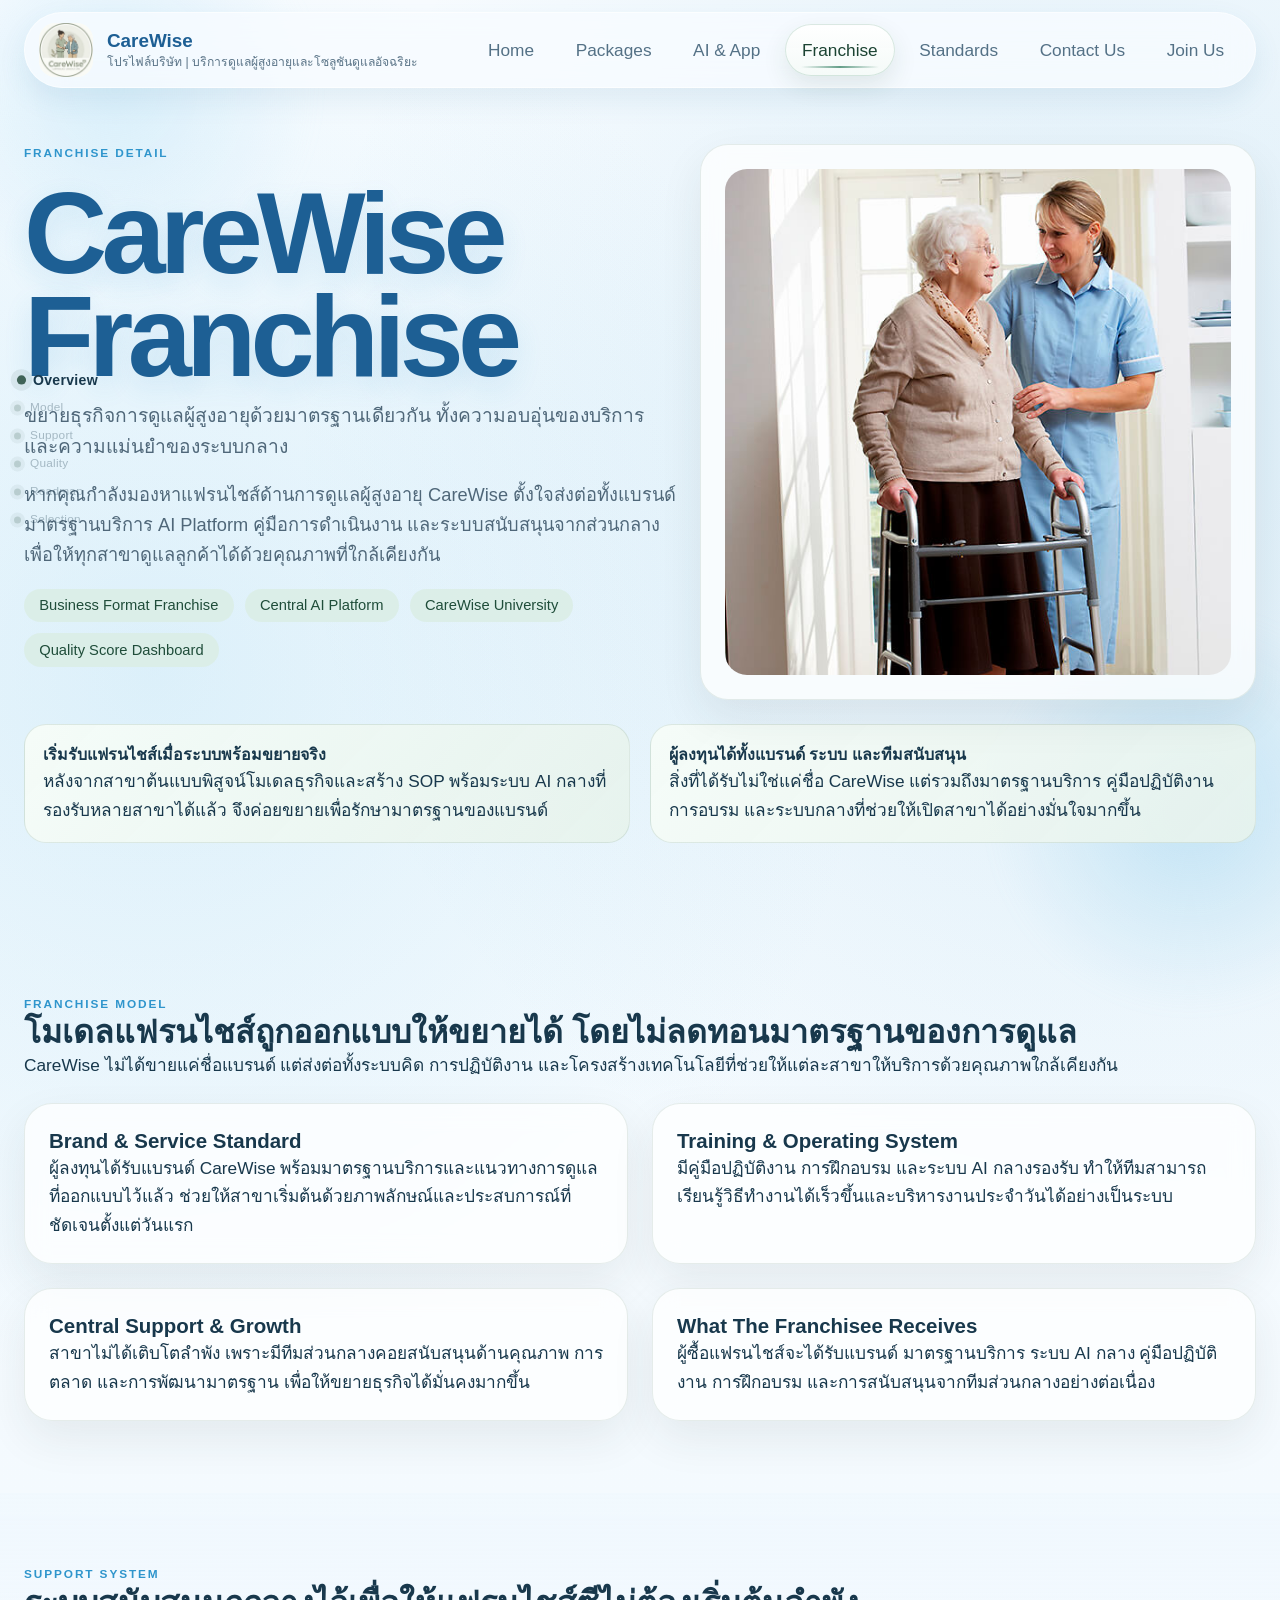
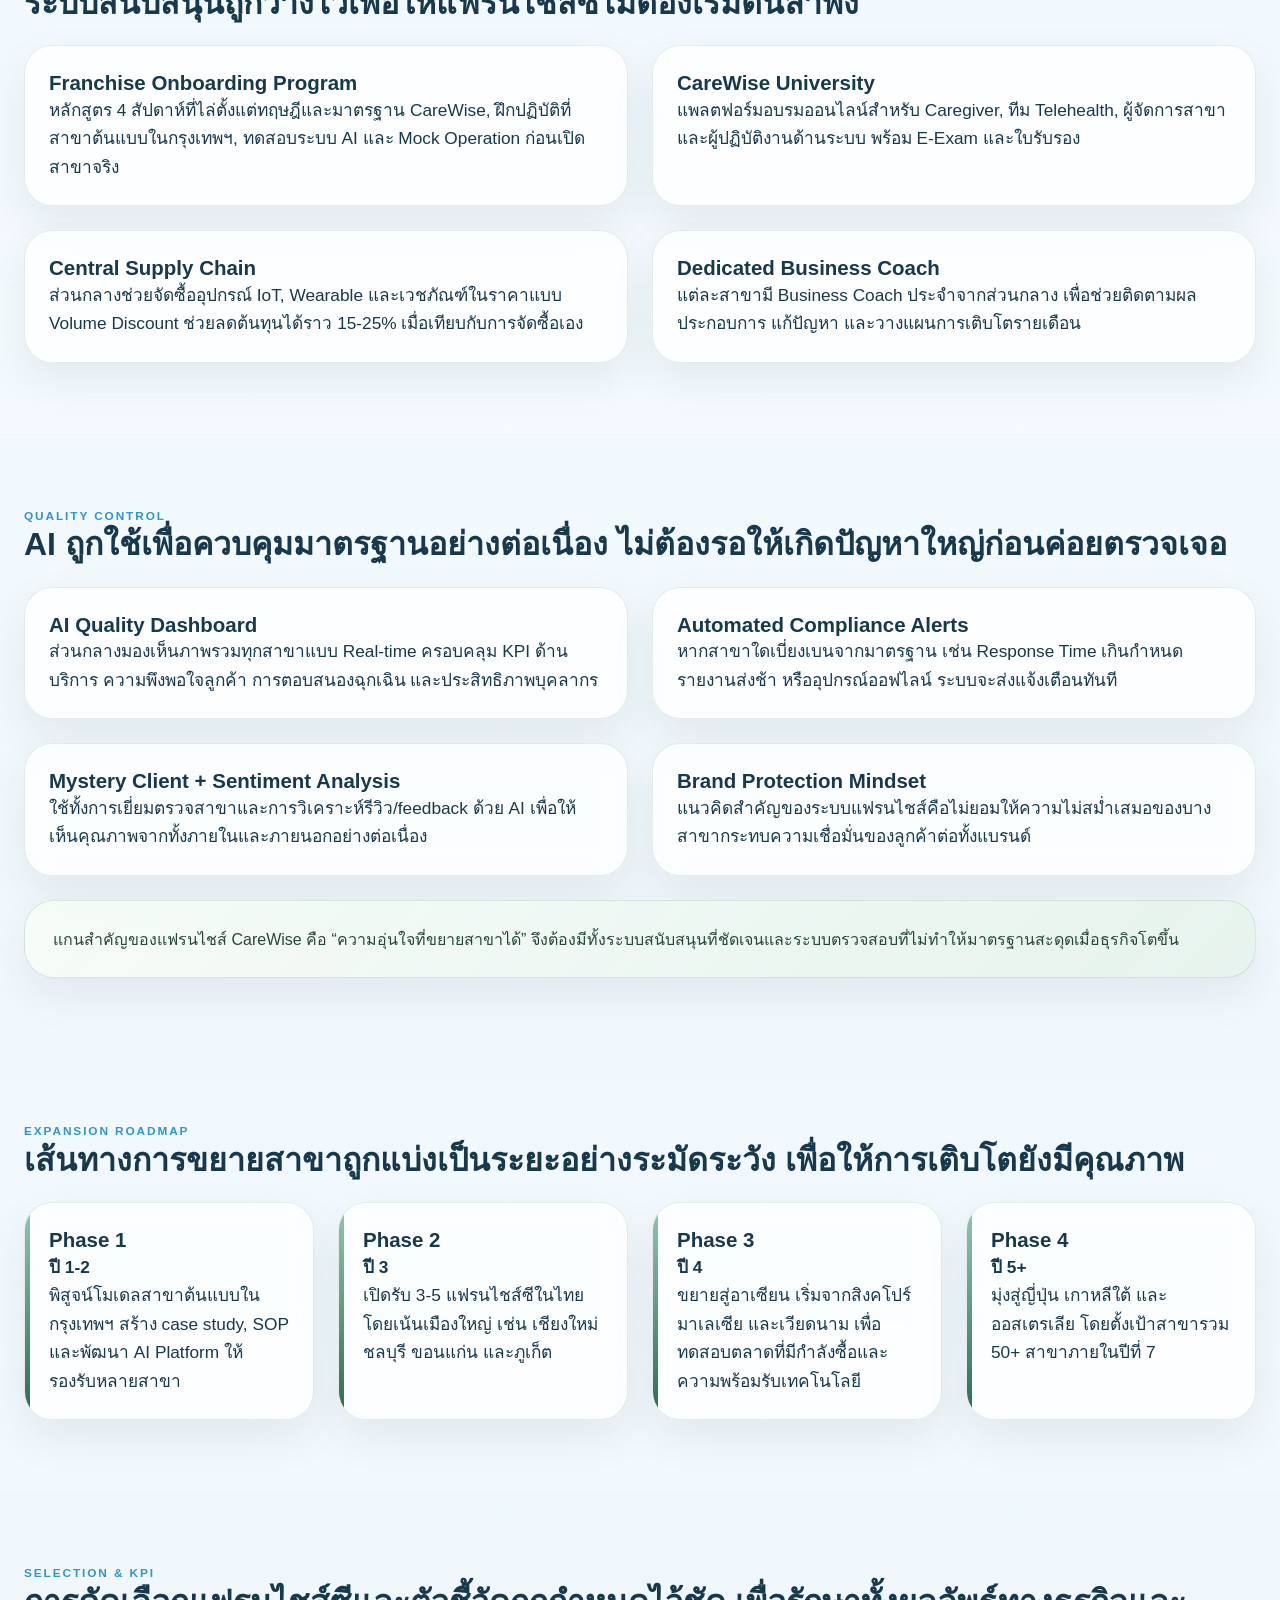
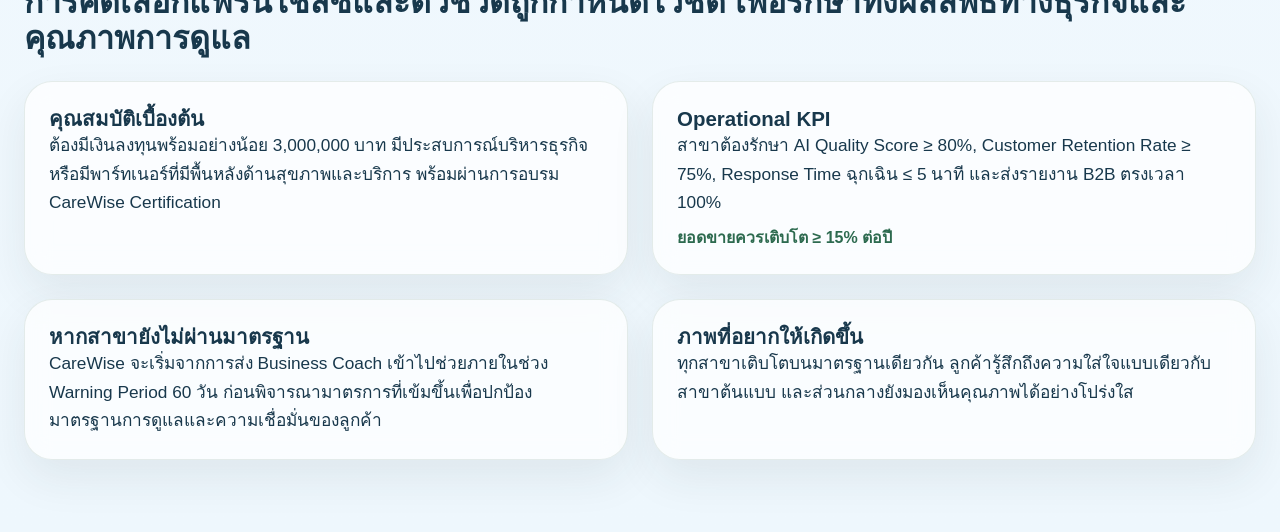
<file: franchise.html>
<!DOCTYPE html>
<html lang="th">
<head>
  <meta charset="UTF-8">
  <meta name="viewport" content="width=device-width, initial-scale=1.0">
  <title>CareWise | Franchise</title>
  <meta name="description" content="แฟรนไชส์ CareWise โอกาสลงทุนธุรกิจดูแลผู้สูงอายุด้วยระบบ AI มาตรฐานบริการ และทีมสนับสนุนจากส่วนกลาง">
  <meta property="og:type" content="website">
  <meta property="og:title" content="CareWise | Franchise">
  <meta property="og:description" content="แฟรนไชส์ CareWise โอกาสลงทุนธุรกิจดูแลผู้สูงอายุด้วยระบบ AI มาตรฐานบริการ และทีมสนับสนุนจากส่วนกลาง">
  <meta property="og:image" content="images/og-cover.jpg">
  <meta name="twitter:card" content="summary_large_image">
  <link rel="stylesheet" href="styles.css">
  <style>
    .page-hero { padding: 56px 0 5rem; }
    .page-hero-grid, .fee-grid, .support-grid, .quality-grid, .roadmap-grid, .kpi-grid { display: grid; gap: 1.5rem; }
    .page-hero-grid { grid-template-columns: 1.08fr 0.92fr; align-items: start; }
    .fee-grid, .support-grid, .quality-grid, .kpi-grid { grid-template-columns: repeat(2, minmax(0, 1fr)); }
    .roadmap-grid { grid-template-columns: repeat(4, minmax(0, 1fr)); }
    .glass-card, .detail-card, .roadmap-card, .kpi-card { background: rgba(255,255,255,0.72); border: 1px solid rgba(120,157,140,0.18); border-radius: 28px; box-shadow: 0 18px 44px rgba(34,56,48,0.08); backdrop-filter: blur(12px); padding: 1.5rem; }
    .hero-image-card { margin: 0; }
    .hero-image-card img { width: 100%; min-height: 360px; object-fit: cover; border-radius: 22px; }
    .hero-side { display: contents; }
    .section-shell { display: grid; gap: 1.5rem; }
    .highlight-list { display: grid; gap: 1.2rem; grid-template-columns: repeat(2, minmax(0, 1fr)); grid-column: 1 / -1; align-items: stretch; }
    .highlight-item { padding: 1.1rem 1.15rem; border-radius: 22px; background: linear-gradient(135deg, rgba(246,252,248,0.94), rgba(230,242,236,0.92)); border: 1px solid rgba(120,157,140,0.2); }
    .feature-chip-row { display: flex; flex-wrap: wrap; gap: 0.7rem; }
    .feature-chip { display: inline-flex; align-items: center; padding: 0.55rem 0.95rem; border-radius: 999px; background: rgba(219,238,230,0.9); color: #1f4d3a; font-size: 0.92rem; }
    .roadmap-card { position: relative; overflow: hidden; }
    .roadmap-card::before { content: ""; position: absolute; inset: 0 auto 0 0; width: 5px; background: linear-gradient(180deg, #94c7b3, #2d6a4f); }
    .kpi-card strong { display: inline-block; margin-top: 0.5rem; color: #2d6a4f; }
    .note-band { padding: 1.6rem 1.75rem; border-radius: 30px; background: linear-gradient(135deg, rgba(246,252,248,0.94), rgba(230,242,236,0.92)); border: 1px solid rgba(120,157,140,0.22); color: #274739; box-shadow: 0 18px 44px rgba(34,56,48,0.08); }
    @media (max-width: 1100px) { .roadmap-grid { grid-template-columns: repeat(2, minmax(0, 1fr)); } }
    @media (max-width: 900px) { .page-hero { padding-top: 40px; } .page-hero-grid, .fee-grid, .support-grid, .quality-grid, .roadmap-grid, .kpi-grid, .highlight-list { grid-template-columns: 1fr; } .hero-side { display: grid; gap: 1.5rem; } }
  </style>
</head>
<body>
  <div class="ambient ambient-left"></div>
  <div class="ambient ambient-right"></div>
  <aside class="section-rail" aria-label="Page sections">
    <a class="section-dot" href="#overview" data-label="Overview" aria-label="Overview section"></a>
    <a class="section-dot" href="#model" data-label="Model" aria-label="Model section"></a>
    <a class="section-dot" href="#support" data-label="Support" aria-label="Support section"></a>
    <a class="section-dot" href="#quality" data-label="Quality" aria-label="Quality section"></a>
    <a class="section-dot" href="#roadmap" data-label="Roadmap" aria-label="Roadmap section"></a>
    <a class="section-dot" href="#selection" data-label="Selection" aria-label="Selection section"></a>
  </aside>
  <header class="site-header">
    <a class="brand" href="index.html" aria-label="CareWise">
      <span class="brand-mark"><img src="images_by_Friends/logo.jpg" alt="CareWise logo"></span>
      <span class="brand-copy"><strong>CareWise</strong><small>โปรไฟล์บริษัท | บริการดูแลผู้สูงอายุและโซลูชันดูแลอัจฉริยะ</small></span>
    </a>
    <nav class="top-nav" aria-label="Primary"></nav>
  </header>
  <main>
    <section class="hero-section page-hero" id="overview">
      <div class="container page-hero-grid">
        <div class="hero-copy" data-reveal>
          <p class="eyebrow">Franchise Detail</p>
          <div class="hero-brand-block">
            <h1 class="hero-brand-name">CareWise Franchise</h1>
            <p class="hero-brand-subtitle">ขยายธุรกิจการดูแลผู้สูงอายุด้วยมาตรฐานเดียวกัน ทั้งความอบอุ่นของบริการและความแม่นยำของระบบกลาง</p>
          </div>
          <p class="lead">หากคุณกำลังมองหาแฟรนไชส์ด้านการดูแลผู้สูงอายุ CareWise ตั้งใจส่งต่อทั้งแบรนด์ มาตรฐานบริการ AI Platform คู่มือการดำเนินงาน และระบบสนับสนุนจากส่วนกลาง เพื่อให้ทุกสาขาดูแลลูกค้าได้ด้วยคุณภาพที่ใกล้เคียงกัน</p>
          <div class="feature-chip-row">
            <span class="feature-chip">Business Format Franchise</span>
            <span class="feature-chip">Central AI Platform</span>
            <span class="feature-chip">CareWise University</span>
            <span class="feature-chip">Quality Score Dashboard</span>
          </div>
        </div>
        <div class="hero-side" data-reveal>
          <article class="glass-card hero-image-card"><img src="images/img_5_sq.jpg" alt="CareWise franchise business concept"></article>
          <div class="highlight-list">
            <article class="highlight-item"><strong>เริ่มรับแฟรนไชส์เมื่อระบบพร้อมขยายจริง</strong><p>หลังจากสาขาต้นแบบพิสูจน์โมเดลธุรกิจและสร้าง SOP พร้อมระบบ AI กลางที่รองรับหลายสาขาได้แล้ว จึงค่อยขยายเพื่อรักษามาตรฐานของแบรนด์</p></article>
            <article class="highlight-item"><strong>ผู้ลงทุนได้ทั้งแบรนด์ ระบบ และทีมสนับสนุน</strong><p>สิ่งที่ได้รับไม่ใช่แค่ชื่อ CareWise แต่รวมถึงมาตรฐานบริการ คู่มือปฏิบัติงาน การอบรม และระบบกลางที่ช่วยให้เปิดสาขาได้อย่างมั่นใจมากขึ้น</p></article>
          </div>
        </div>
      </div>
    </section>
    <section class="content-section" id="model"><div class="container section-shell"><div class="section-intro" data-reveal><p class="eyebrow">Franchise Model</p><h2>โมเดลแฟรนไชส์ถูกออกแบบให้ขยายได้ โดยไม่ลดทอนมาตรฐานของการดูแล</h2><p>CareWise ไม่ได้ขายแค่ชื่อแบรนด์ แต่ส่งต่อทั้งระบบคิด การปฏิบัติงาน และโครงสร้างเทคโนโลยีที่ช่วยให้แต่ละสาขาให้บริการด้วยคุณภาพใกล้เคียงกัน</p></div><div class="fee-grid"><article class="detail-card" data-reveal><h3>Brand &amp; Service Standard</h3><p>ผู้ลงทุนได้รับแบรนด์ CareWise พร้อมมาตรฐานบริการและแนวทางการดูแลที่ออกแบบไว้แล้ว ช่วยให้สาขาเริ่มต้นด้วยภาพลักษณ์และประสบการณ์ที่ชัดเจนตั้งแต่วันแรก</p></article><article class="detail-card" data-reveal><h3>Training &amp; Operating System</h3><p>มีคู่มือปฏิบัติงาน การฝึกอบรม และระบบ AI กลางรองรับ ทำให้ทีมสามารถเรียนรู้วิธีทำงานได้เร็วขึ้นและบริหารงานประจำวันได้อย่างเป็นระบบ</p></article><article class="detail-card" data-reveal><h3>Central Support &amp; Growth</h3><p>สาขาไม่ได้เติบโตลำพัง เพราะมีทีมส่วนกลางคอยสนับสนุนด้านคุณภาพ การตลาด และการพัฒนามาตรฐาน เพื่อให้ขยายธุรกิจได้มั่นคงมากขึ้น</p></article><article class="detail-card" data-reveal><h3>What The Franchisee Receives</h3><p>ผู้ซื้อแฟรนไชส์จะได้รับแบรนด์ มาตรฐานบริการ ระบบ AI กลาง คู่มือปฏิบัติงาน การฝึกอบรม และการสนับสนุนจากทีมส่วนกลางอย่างต่อเนื่อง</p></article></div></div></section>
    <section class="content-section tone-soft" id="support"><div class="container section-shell"><div class="section-intro" data-reveal><p class="eyebrow">Support System</p><h2>ระบบสนับสนุนถูกวางไว้เพื่อให้แฟรนไชส์ซีไม่ต้องเริ่มต้นลำพัง</h2></div><div class="support-grid"><article class="detail-card" data-reveal><h3>Franchise Onboarding Program</h3><p>หลักสูตร 4 สัปดาห์ที่ไล่ตั้งแต่ทฤษฎีและมาตรฐาน CareWise, ฝึกปฏิบัติที่สาขาต้นแบบในกรุงเทพฯ, ทดสอบระบบ AI และ Mock Operation ก่อนเปิดสาขาจริง</p></article><article class="detail-card" data-reveal><h3>CareWise University</h3><p>แพลตฟอร์มอบรมออนไลน์สำหรับ Caregiver, ทีม Telehealth, ผู้จัดการสาขา และผู้ปฏิบัติงานด้านระบบ พร้อม E-Exam และใบรับรอง</p></article><article class="detail-card" data-reveal><h3>Central Supply Chain</h3><p>ส่วนกลางช่วยจัดซื้ออุปกรณ์ IoT, Wearable และเวชภัณฑ์ในราคาแบบ Volume Discount ช่วยลดต้นทุนได้ราว 15-25% เมื่อเทียบกับการจัดซื้อเอง</p></article><article class="detail-card" data-reveal><h3>Dedicated Business Coach</h3><p>แต่ละสาขามี Business Coach ประจำจากส่วนกลาง เพื่อช่วยติดตามผลประกอบการ แก้ปัญหา และวางแผนการเติบโตรายเดือน</p></article></div></div></section>
    <section class="content-section" id="quality"><div class="container section-shell"><div class="section-intro" data-reveal><p class="eyebrow">Quality Control</p><h2>AI ถูกใช้เพื่อควบคุมมาตรฐานอย่างต่อเนื่อง ไม่ต้องรอให้เกิดปัญหาใหญ่ก่อนค่อยตรวจเจอ</h2></div><div class="quality-grid"><article class="detail-card" data-reveal><h3>AI Quality Dashboard</h3><p>ส่วนกลางมองเห็นภาพรวมทุกสาขาแบบ Real-time ครอบคลุม KPI ด้านบริการ ความพึงพอใจลูกค้า การตอบสนองฉุกเฉิน และประสิทธิภาพบุคลากร</p></article><article class="detail-card" data-reveal><h3>Automated Compliance Alerts</h3><p>หากสาขาใดเบี่ยงเบนจากมาตรฐาน เช่น Response Time เกินกำหนด รายงานส่งช้า หรืออุปกรณ์ออฟไลน์ ระบบจะส่งแจ้งเตือนทันที</p></article><article class="detail-card" data-reveal><h3>Mystery Client + Sentiment Analysis</h3><p>ใช้ทั้งการเยี่ยมตรวจสาขาและการวิเคราะห์รีวิว/feedback ด้วย AI เพื่อให้เห็นคุณภาพจากทั้งภายในและภายนอกอย่างต่อเนื่อง</p></article><article class="detail-card" data-reveal><h3>Brand Protection Mindset</h3><p>แนวคิดสำคัญของระบบแฟรนไชส์คือไม่ยอมให้ความไม่สม่ำเสมอของบางสาขากระทบความเชื่อมั่นของลูกค้าต่อทั้งแบรนด์</p></article></div><div class="note-band" data-reveal>แกนสำคัญของแฟรนไชส์ CareWise คือ “ความอุ่นใจที่ขยายสาขาได้” จึงต้องมีทั้งระบบสนับสนุนที่ชัดเจนและระบบตรวจสอบที่ไม่ทำให้มาตรฐานสะดุดเมื่อธุรกิจโตขึ้น</div></div></section>
    <section class="content-section tone-soft" id="roadmap"><div class="container section-shell"><div class="section-intro" data-reveal><p class="eyebrow">Expansion Roadmap</p><h2>เส้นทางการขยายสาขาถูกแบ่งเป็นระยะอย่างระมัดระวัง เพื่อให้การเติบโตยังมีคุณภาพ</h2></div><div class="roadmap-grid"><article class="roadmap-card" data-reveal><h3>Phase 1</h3><p><strong>ปี 1-2</strong></p><p>พิสูจน์โมเดลสาขาต้นแบบในกรุงเทพฯ สร้าง case study, SOP และพัฒนา AI Platform ให้รองรับหลายสาขา</p></article><article class="roadmap-card" data-reveal><h3>Phase 2</h3><p><strong>ปี 3</strong></p><p>เปิดรับ 3-5 แฟรนไชส์ซีในไทย โดยเน้นเมืองใหญ่ เช่น เชียงใหม่ ชลบุรี ขอนแก่น และภูเก็ต</p></article><article class="roadmap-card" data-reveal><h3>Phase 3</h3><p><strong>ปี 4</strong></p><p>ขยายสู่อาเซียน เริ่มจากสิงคโปร์ มาเลเซีย และเวียดนาม เพื่อทดสอบตลาดที่มีกำลังซื้อและความพร้อมรับเทคโนโลยี</p></article><article class="roadmap-card" data-reveal><h3>Phase 4</h3><p><strong>ปี 5+</strong></p><p>มุ่งสู่ญี่ปุ่น เกาหลีใต้ และออสเตรเลีย โดยตั้งเป้าสาขารวม 50+ สาขาภายในปีที่ 7</p></article></div></div></section>
    <section class="content-section" id="selection"><div class="container section-shell"><div class="section-intro" data-reveal><p class="eyebrow">Selection &amp; KPI</p><h2>การคัดเลือกแฟรนไชส์ซีและตัวชี้วัดถูกกำหนดไว้ชัด เพื่อรักษาทั้งผลลัพธ์ทางธุรกิจและคุณภาพการดูแล</h2></div><div class="kpi-grid"><article class="kpi-card" data-reveal><h3>คุณสมบัติเบื้องต้น</h3><p>ต้องมีเงินลงทุนพร้อมอย่างน้อย 3,000,000 บาท มีประสบการณ์บริหารธุรกิจ หรือมีพาร์ทเนอร์ที่มีพื้นหลังด้านสุขภาพและบริการ พร้อมผ่านการอบรม CareWise Certification</p></article><article class="kpi-card" data-reveal><h3>Operational KPI</h3><p>สาขาต้องรักษา AI Quality Score ≥ 80%, Customer Retention Rate ≥ 75%, Response Time ฉุกเฉิน ≤ 5 นาที และส่งรายงาน B2B ตรงเวลา 100%</p><strong>ยอดขายควรเติบโต ≥ 15% ต่อปี</strong></article><article class="kpi-card" data-reveal><h3>หากสาขายังไม่ผ่านมาตรฐาน</h3><p>CareWise จะเริ่มจากการส่ง Business Coach เข้าไปช่วยภายในช่วง Warning Period 60 วัน ก่อนพิจารณามาตรการที่เข้มขึ้นเพื่อปกป้องมาตรฐานการดูแลและความเชื่อมั่นของลูกค้า</p></article><article class="kpi-card" data-reveal><h3>ภาพที่อยากให้เกิดขึ้น</h3><p>ทุกสาขาเติบโตบนมาตรฐานเดียวกัน ลูกค้ารู้สึกถึงความใส่ใจแบบเดียวกับสาขาต้นแบบ และส่วนกลางยังมองเห็นคุณภาพได้อย่างโปร่งใส</p></article></div></div></section>
  </main>
  <button class="back-to-top" id="backToTop" type="button" aria-label="Back to top">↑</button>
  <script src="script.js"></script>
</body>
</html>
</file>
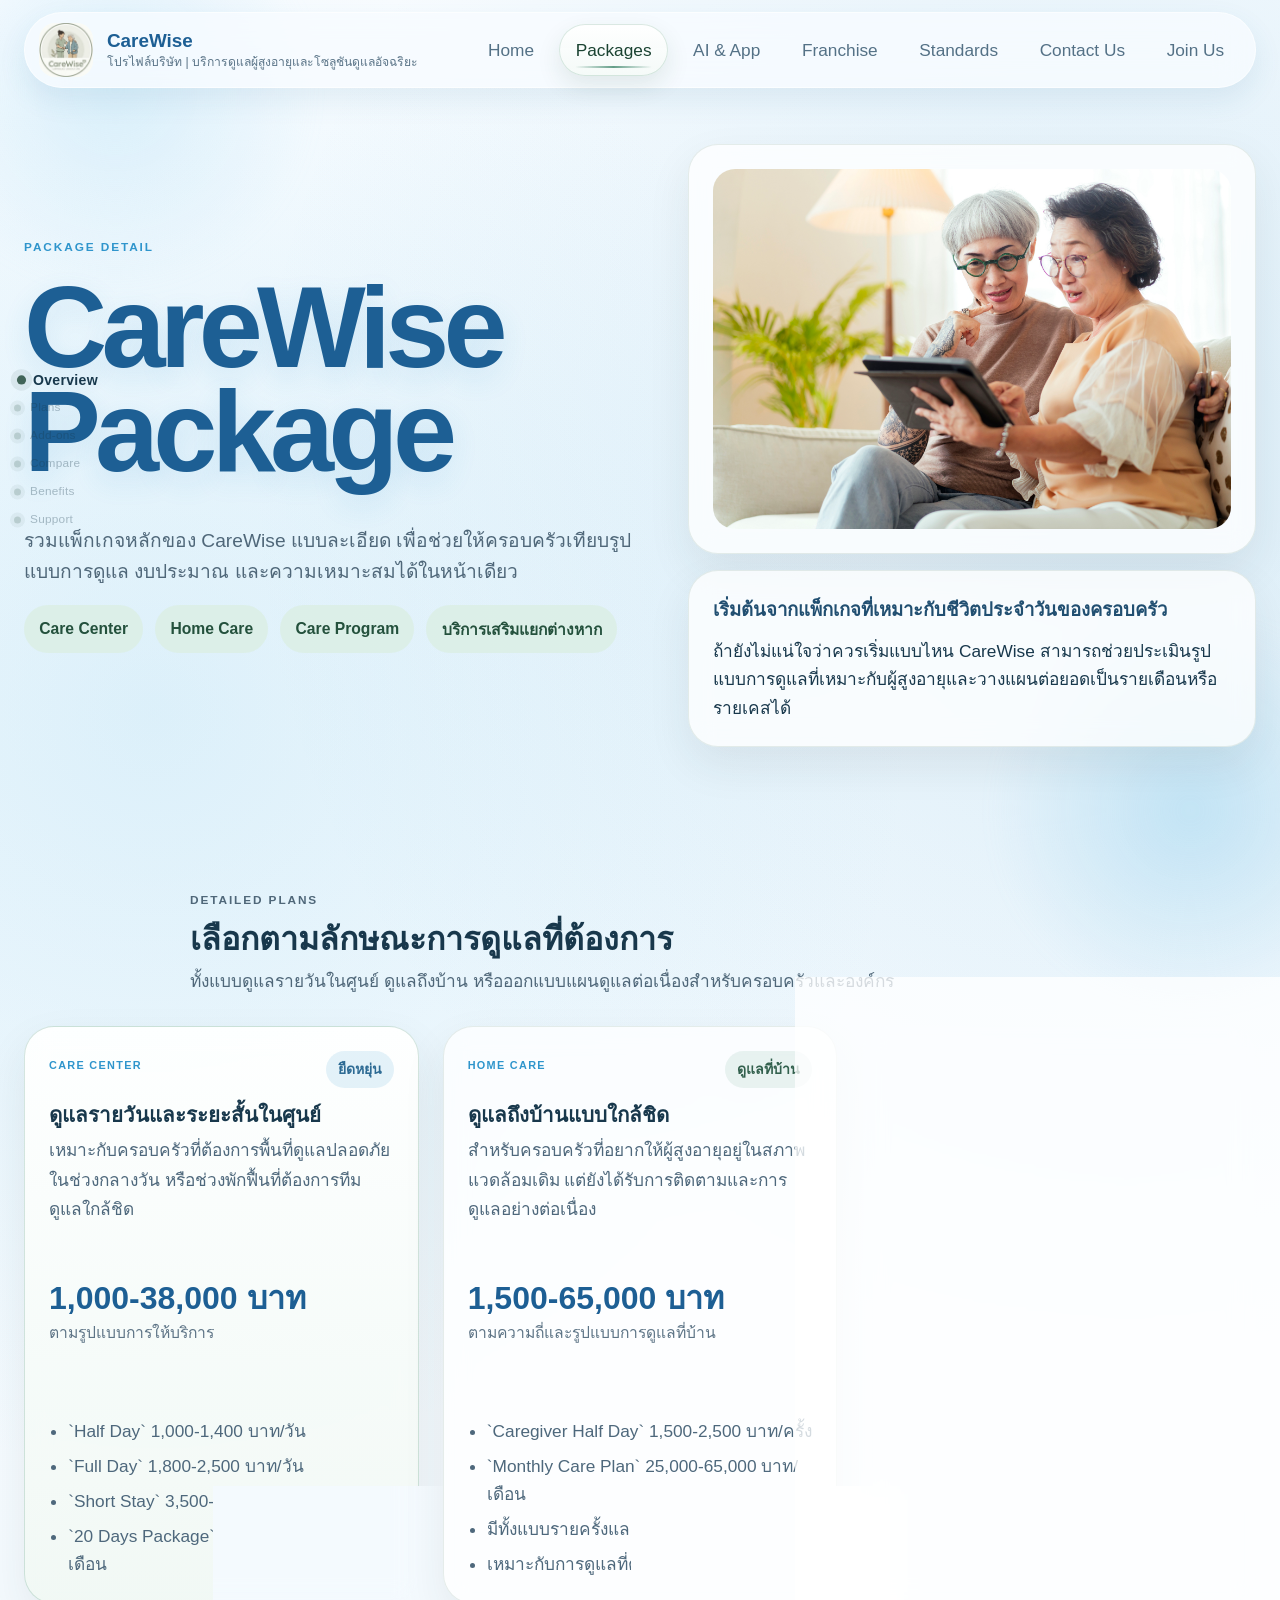
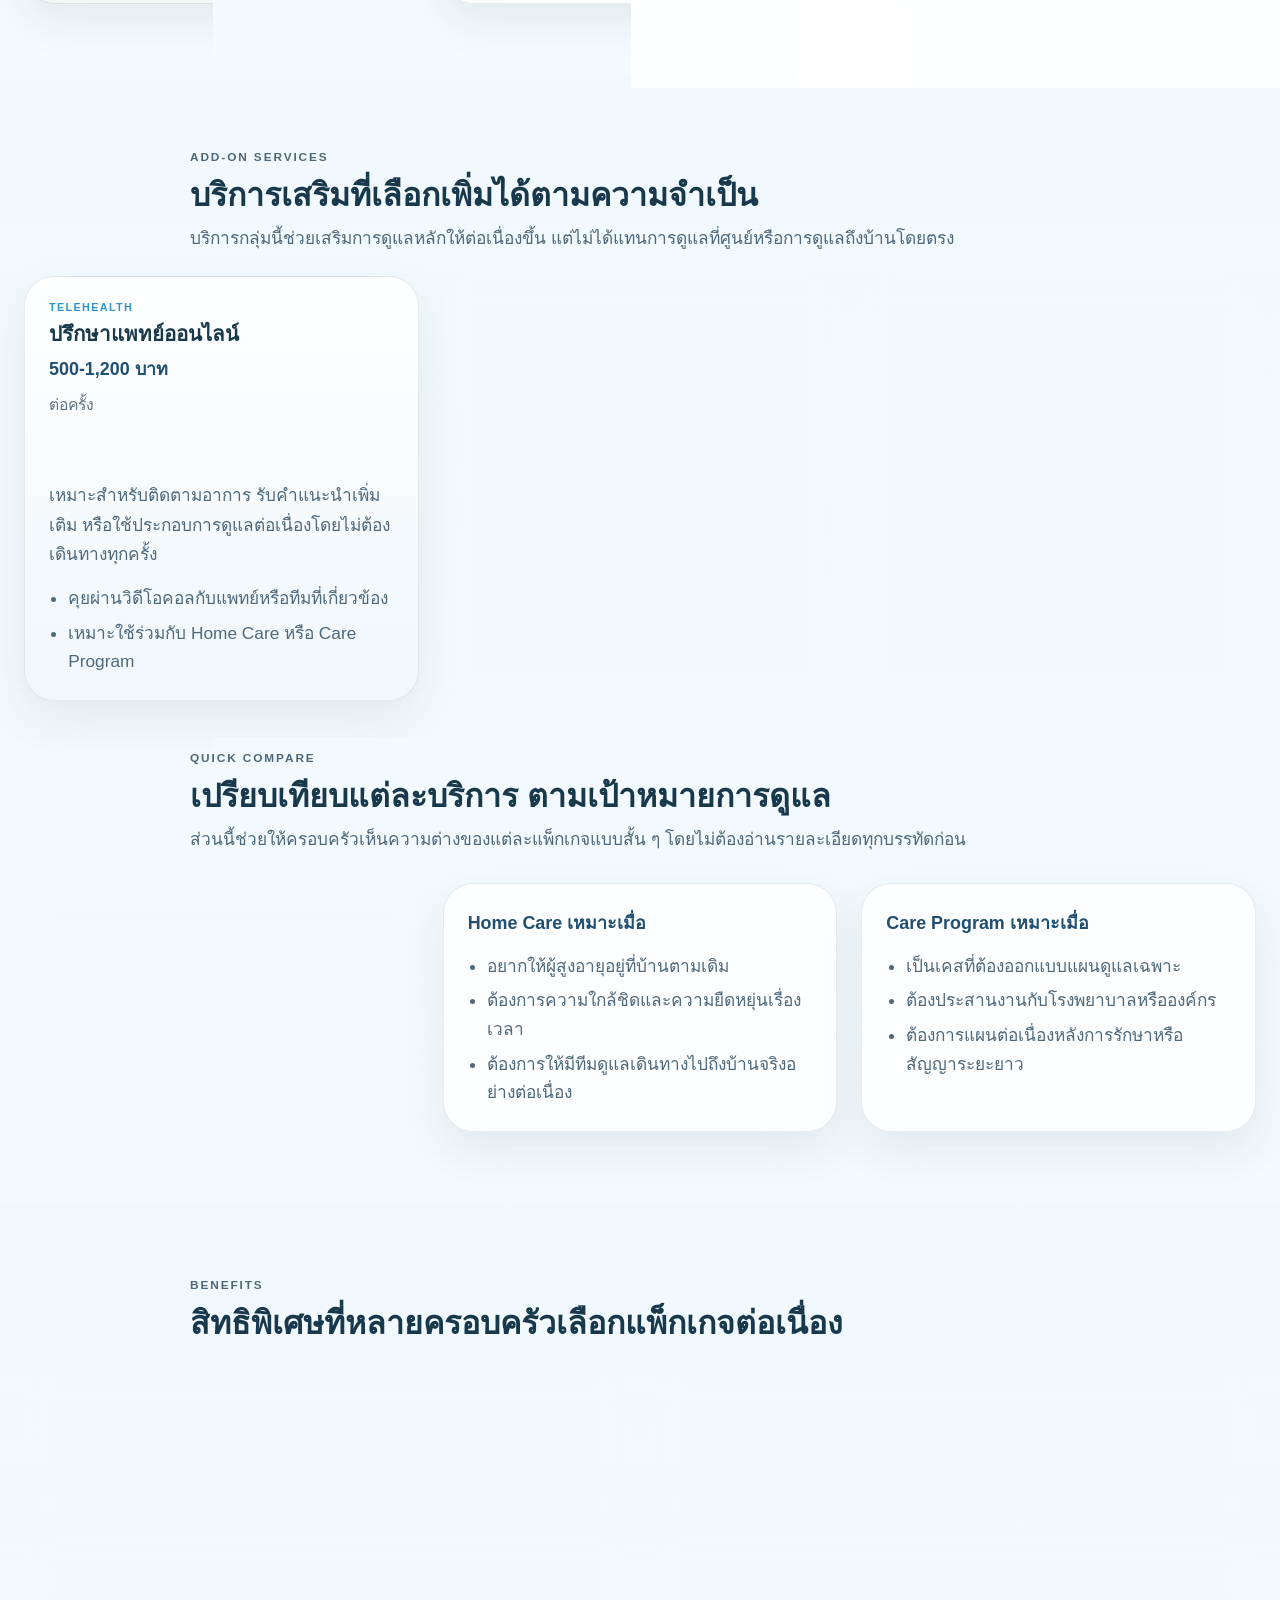
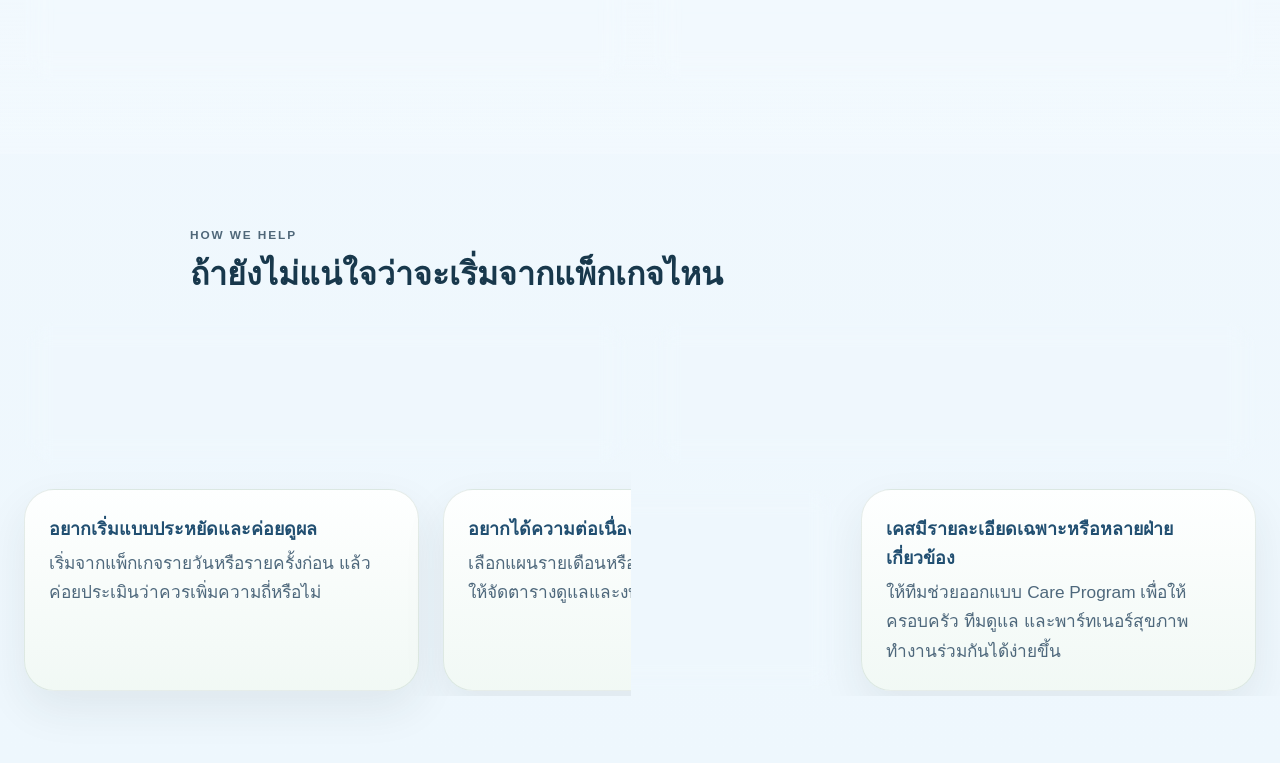
<file: packages.html>
<!DOCTYPE html>
<html lang="th">
<head>
  <meta charset="UTF-8">
  <meta name="viewport" content="width=device-width, initial-scale=1.0">
  <title>CareWise | Packages</title>
  <meta name="description" content="แพ็กเกจการดูแลผู้สูงอายุของ CareWise ครอบคลุม Care Center, Home Care และ Care Program เปรียบเทียบราคาและรายละเอียดได้ในหน้าเดียว">
  <meta property="og:type" content="website">
  <meta property="og:title" content="CareWise | Packages">
  <meta property="og:description" content="แพ็กเกจการดูแลผู้สูงอายุของ CareWise ครอบคลุม Care Center, Home Care และ Care Program เปรียบเทียบราคาและรายละเอียดได้ในหน้าเดียว">
  <meta property="og:image" content="images/og-cover.jpg">
  <meta name="twitter:card" content="summary_large_image">
  <link rel="stylesheet" href="styles.css">
  <style>
    .page-hero { padding: 56px 0 4.5rem; }
    .page-hero-grid, .offer-grid, .addon-grid, .benefit-grid, .support-grid, .compare-grid, .decision-grid { display: grid; gap: 1.5rem; }
    .page-hero-grid { grid-template-columns: 1.06fr 0.94fr; align-items: center; }
    .offer-grid { grid-template-columns: repeat(3, minmax(0, 1fr)); }
    .addon-grid { grid-template-columns: repeat(3, minmax(0, 1fr)); }
    .benefit-grid, .support-grid { grid-template-columns: repeat(2, minmax(0, 1fr)); }
    .compare-grid, .decision-grid { grid-template-columns: repeat(3, minmax(0, 1fr)); }
    .glass-card, .offer-card, .addon-card, .benefit-card, .support-card, .overview-band, .compare-card, .decision-card { background: rgba(255,255,255,0.76); border: 1px solid rgba(120,157,140,0.18); border-radius: 30px; box-shadow: 0 18px 44px rgba(34,56,48,0.08); backdrop-filter: blur(12px); }
    .glass-card, .offer-card, .addon-card, .benefit-card, .support-card, .overview-band, .compare-card, .decision-card { padding: 1.5rem; }
    .hero-image-card img { width: 100%; min-height: 360px; object-fit: cover; border-radius: 22px; }
    .hero-panel { display: grid; gap: 1rem; }
    .metric-pills { display: flex; flex-wrap: wrap; gap: 0.75rem; }
    .metric-pills span { display: inline-flex; align-items: center; padding: 0.7rem 0.95rem; border-radius: 999px; background: rgba(220,239,230,0.92); color: #24513d; font-size: 0.98rem; font-weight: 700; }
    .price-line { display: grid; align-content: start; gap: 0.35rem; min-height: 6.6rem; margin: 0.8rem 0 1rem; }
    .price-line strong { display: block; font-size: 2rem; line-height: 1.08; color: #1d5f94; }
    .price-line span { display: block; color: #5d7486; font-size: 0.98rem; line-height: 1.55; }
    .offer-card { display: grid; grid-template-rows: auto minmax(10.4rem, auto) auto 1fr; align-content: start; }
    .offer-card.featured { background: linear-gradient(180deg, rgba(255,255,255,0.92), rgba(240,248,244,0.92)); border-color: rgba(92,153,130,0.26); }
    .offer-topline { display: flex; align-items: center; justify-content: space-between; gap: 1rem; margin-bottom: 0.9rem; }
    .offer-badge { display: inline-flex; align-items: center; padding: 0.46rem 0.75rem; border-radius: 999px; background: rgba(47,149,204,0.12); color: #2d6b94; font-size: 0.88rem; font-weight: 700; }
    .offer-badge.soft { background: rgba(92,153,130,0.12); color: #32604d; }
    .offer-card h3, .addon-card h3, .benefit-card h3, .support-card h3 { margin-bottom: 0.55rem; }
    .offer-copy { display: grid; align-content: start; min-height: 10.4rem; }
    .offer-copy p { margin: 0; }
    .offer-card p, .addon-card p, .benefit-card p, .support-card p, .compare-card p, .decision-card p { color: #4e687c; line-height: 1.7; }
    .offer-card ul, .addon-card ul, .benefit-card ul, .support-card ul, .compare-card ul, .decision-card ul { margin: 0.9rem 0 0; padding-left: 1.2rem; color: #4e687c; }
    .offer-card li + li, .addon-card li + li, .benefit-card li + li, .support-card li + li, .compare-card li + li, .decision-card li + li { margin-top: 0.4rem; }
    .addon-card { background: linear-gradient(180deg, rgba(255,255,255,0.92), rgba(240,246,252,0.92)); }
    .addon-card strong { display: block; margin-bottom: 0.5rem; color: #214f71; font-size: 1.12rem; }
    .overview-band { display: grid; gap: 0.8rem; }
    .overview-band strong { color: #214f71; font-size: 1.16rem; }
    .compare-card strong, .decision-card strong { display: block; margin-bottom: 0.35rem; color: #214f71; font-size: 1.12rem; }
    .decision-card { background: linear-gradient(180deg, rgba(255,255,255,0.92), rgba(241,248,244,0.92)); }

    @media (max-width: 1100px) {
      .page-hero-grid, .offer-grid, .addon-grid, .benefit-grid, .support-grid, .compare-grid, .decision-grid { grid-template-columns: 1fr; }
    }

    @media (max-width: 900px) {
      .page-hero { padding-top: 40px; }
      .glass-card, .offer-card, .addon-card, .benefit-card, .support-card, .overview-band, .compare-card, .decision-card { padding: 1.2rem; border-radius: 24px; }
    }
  </style>
</head>
<body>
  <div class="ambient ambient-left"></div>
  <div class="ambient ambient-right"></div>

  <aside class="section-rail" aria-label="Page sections">
    <a class="section-dot" href="#overview" data-label="Overview" aria-label="Overview section"></a>
    <a class="section-dot" href="#plans" data-label="Plans" aria-label="Plans section"></a>
    <a class="section-dot" href="#addons" data-label="Add-ons" aria-label="Add-ons section"></a>
    <a class="section-dot" href="#compare" data-label="Compare" aria-label="Compare section"></a>
    <a class="section-dot" href="#benefits" data-label="Benefits" aria-label="Benefits section"></a>
    <a class="section-dot" href="#support" data-label="Support" aria-label="Support section"></a>
  </aside>

  <header class="site-header">
    <a class="brand" href="index.html" aria-label="CareWise">
      <span class="brand-mark"><img src="images_by_Friends/logo.jpg" alt="CareWise logo"></span>
      <span class="brand-copy"><strong>CareWise</strong><small>โปรไฟล์บริษัท | บริการดูแลผู้สูงอายุและโซลูชันดูแลอัจฉริยะ</small></span>
    </a>
    <nav class="top-nav" aria-label="Primary"></nav>
  </header>

  <main>
    <section class="hero-section page-hero" id="overview">
      <div class="container page-hero-grid">
        <div class="hero-copy" data-reveal>
          <p class="eyebrow">Package Detail</p>
          <div class="hero-brand-block">
            <h1 class="hero-brand-name">CareWise<br>Package</h1>
            <p class="hero-brand-subtitle"><br>รวมแพ็กเกจหลักของ CareWise แบบละเอียด เพื่อช่วยให้ครอบครัวเทียบรูปแบบการดูแล งบประมาณ และความเหมาะสมได้ในหน้าเดียว</p>
          </div>
          <div class="metric-pills">
            <span>Care Center</span>
            <span>Home Care</span>
            <span>Care Program</span>
            <span>บริการเสริมแยกต่างหาก</span>
          </div>
        </div>
        <div class="hero-panel" data-reveal>
          <article class="glass-card hero-image-card"><img src="my_image/my002.jpg" alt="CareWise package planning"></article>
          <div class="overview-band">
            <strong>เริ่มต้นจากแพ็กเกจที่เหมาะกับชีวิตประจำวันของครอบครัว</strong>
            <p>ถ้ายังไม่แน่ใจว่าควรเริ่มแบบไหน CareWise สามารถช่วยประเมินรูปแบบการดูแลที่เหมาะกับผู้สูงอายุและวางแผนต่อยอดเป็นรายเดือนหรือรายเคสได้</p>
          </div>
        </div>
      </div>
    </section>

    <section class="content-section" id="plans">
      <div class="container">
        <div class="section-head center" data-reveal>
          <p class="eyebrow">Detailed Plans</p>
          <h2>เลือกตามลักษณะการดูแลที่ต้องการ</h2>
          <p>ทั้งแบบดูแลรายวันในศูนย์ ดูแลถึงบ้าน หรือออกแบบแผนดูแลต่อเนื่องสำหรับครอบครัวและองค์กร</p>
        </div>

        <div class="offer-grid">
          <article class="offer-card featured" data-reveal>
            <div class="offer-topline">
              <span class="mini-label">Care Center</span>
              <span class="offer-badge">ยืดหยุ่น</span>
            </div>
            <div class="offer-copy"><h3>ดูแลรายวันและระยะสั้นในศูนย์</h3>
            <p>เหมาะกับครอบครัวที่ต้องการพื้นที่ดูแลปลอดภัยในช่วงกลางวัน หรือช่วงพักฟื้นที่ต้องการทีมดูแลใกล้ชิด</p></div>
            <div class="price-line">
              <strong>1,000-38,000 บาท</strong>
              <span>ตามรูปแบบการให้บริการ</span>
            </div>
            <ul>
              <li>`Half Day` 1,000-1,400 บาท/วัน</li>
              <li>`Full Day` 1,800-2,500 บาท/วัน</li>
              <li>`Short Stay` 3,500-5,500 บาท/คืน</li>
              <li>`20 Days Package` 28,000-38,000 บาท/เดือน</li>
            </ul>
          </article>

          <article class="offer-card" data-reveal>
            <div class="offer-topline">
              <span class="mini-label">Home Care</span>
              <span class="offer-badge soft">ดูแลที่บ้าน</span>
            </div>
            <div class="offer-copy"><h3>ดูแลถึงบ้านแบบใกล้ชิด</h3>
            <p>สำหรับครอบครัวที่อยากให้ผู้สูงอายุอยู่ในสภาพแวดล้อมเดิม แต่ยังได้รับการติดตามและการดูแลอย่างต่อเนื่อง</p></div>
            <div class="price-line">
              <strong>1,500-65,000 บาท</strong>
              <span>ตามความถี่และรูปแบบการดูแลที่บ้าน</span>
            </div>
            <ul>
              <li>`Caregiver Half Day` 1,500-2,500 บาท/ครั้ง</li>
              <li>`Monthly Care Plan` 25,000-65,000 บาท/เดือน</li>
              <li>มีทั้งแบบรายครั้งและแผนต่อเนื่องรายเดือน</li>
              <li>เหมาะกับการดูแลที่ต้องมีทีมไปถึงบ้านจริง</li>
            </ul>
          </article>

          <article class="offer-card" data-reveal>
            <div class="offer-topline">
              <span class="mini-label">Care Program</span>
              <span class="offer-badge soft">ออกแบบได้</span>
            </div>
            <div class="offer-copy"><h3>แผนดูแลต่อเนื่องสำหรับเคสเฉพาะ</h3>
            <p>เหมาะกับการดูแลหลังออกจากโรงพยาบาล โปรแกรมดูแลองค์กร หรือแผนร่วมกับพาร์ทเนอร์ด้านสุขภาพ</p></div>
            <div class="price-line">
              <strong>Custom Plan</strong>
              <span>ประเมินตามรูปแบบบริการ</span>
            </div>
            <ul>
              <li>`Post-discharge Care`</li>
              <li>`Hospital Partnership`</li>
              <li>`Corporate Wellness`</li>
              <li>`Monthly Contract`</li>
            </ul>
          </article>
        </div>
      </div>
    </section>

    <section class="content-section tone-soft" id="compare">
      <div class="container">
        <div class="section-head center" data-reveal id="addons" style="margin-bottom: 1.5rem;">
          <p class="eyebrow">Add-on Services</p>
          <h2>บริการเสริมที่เลือกเพิ่มได้ตามความจำเป็น</h2>
          <p>บริการกลุ่มนี้ช่วยเสริมการดูแลหลักให้ต่อเนื่องขึ้น แต่ไม่ได้แทนการดูแลที่ศูนย์หรือการดูแลถึงบ้านโดยตรง</p>
        </div>
        <div class="addon-grid" style="margin-bottom: 3rem;">
          <article class="addon-card" data-reveal>
            <span class="mini-label">Telehealth</span>
            <h3>ปรึกษาแพทย์ออนไลน์</h3>
            <div class="price-line"><strong>500-1,200 บาท</strong><span>ต่อครั้ง</span></div>
            <p>เหมาะสำหรับติดตามอาการ รับคำแนะนำเพิ่มเติม หรือใช้ประกอบการดูแลต่อเนื่องโดยไม่ต้องเดินทางทุกครั้ง</p>
            <ul>
              <li>คุยผ่านวิดีโอคอลกับแพทย์หรือทีมที่เกี่ยวข้อง</li>
              <li>เหมาะใช้ร่วมกับ Home Care หรือ Care Program</li>
            </ul>
          </article>
          <article class="addon-card" data-reveal>
            <span class="mini-label">Monitoring Kit</span>
            <h3>อุปกรณ์ติดตามสุขภาพที่บ้าน</h3>
            <div class="price-line"><strong>2,500-5,500 บาท</strong><span>ต่อเดือน</span></div>
            <p>เหมาะกับบ้านที่ต้องการติดตามสุขภาพและรับข้อมูลต่อเนื่องมากขึ้น โดยเฉพาะเมื่อต้องดูแลระยะยาว</p>
            <ul>
              <li>ใช้ร่วมกับแผนดูแลที่บ้านได้สะดวก</li>
              <li>ช่วยให้ทีมงานและครอบครัวติดตามข้อมูลได้ง่ายขึ้น</li>
            </ul>
          </article>
          <article class="addon-card" data-reveal>
            <span class="mini-label">Medication Delivery</span>
            <h3>จัดส่งยาและอุปกรณ์สุขภาพ</h3>
            <div class="price-line"><strong>50-100 บาท</strong><span>ค่าจัดส่ง ไม่รวมค่ายา</span></div>
            <p>เหมาะกับครอบครัวที่ต้องการให้การดูแลต่อเนื่องขึ้น โดยลดภาระเรื่องการรับยาและจัดหาอุปกรณ์สุขภาพ</p>
            <ul>
              <li>คิดตามราคายาจริงและระยะทางจัดส่ง</li>
              <li>เหมาะใช้ร่วมกับการดูแลต่อเนื่องรายเดือน</li>
            </ul>
          </article>
        </div>
        <div class="section-head center" data-reveal>
          <p class="eyebrow">Quick Compare</p>
          <h2>เปรียบเทียบแต่ละบริการ ตามเป้าหมายการดูแล</h2>
          <p>ส่วนนี้ช่วยให้ครอบครัวเห็นความต่างของแต่ละแพ็กเกจแบบสั้น ๆ โดยไม่ต้องอ่านรายละเอียดทุกบรรทัดก่อน</p>
        </div>
        <div class="compare-grid">
          <article class="compare-card" data-reveal>
            <strong>Care Center เหมาะเมื่อ</strong>
            <ul>
              <li>ต้องการดูแลช่วงกลางวันหรือพักฟื้นระยะสั้น</li>
              <li>อยากให้มีทีมดูแลและกิจกรรมในศูนย์</li>
              <li>ต้องการแบบไป-กลับหรือพักค้างบางช่วง</li>
            </ul>
          </article>
          <article class="compare-card" data-reveal>
            <strong>Home Care เหมาะเมื่อ</strong>
            <ul>
              <li>อยากให้ผู้สูงอายุอยู่ที่บ้านตามเดิม</li>
              <li>ต้องการความใกล้ชิดและความยืดหยุ่นเรื่องเวลา</li>
              <li>ต้องการให้มีทีมดูแลเดินทางไปถึงบ้านจริงอย่างต่อเนื่อง</li>
            </ul>
          </article>
          <article class="compare-card" data-reveal>
            <strong>Care Program เหมาะเมื่อ</strong>
            <ul>
              <li>เป็นเคสที่ต้องออกแบบแผนดูแลเฉพาะ</li>
              <li>ต้องประสานงานกับโรงพยาบาลหรือองค์กร</li>
              <li>ต้องการแผนต่อเนื่องหลังการรักษาหรือสัญญาระยะยาว</li>
            </ul>
          </article>
        </div>
      </div>
    </section>

    <section class="content-section tone-soft" id="benefits">
      <div class="container">
        <div class="section-head center" data-reveal>
          <p class="eyebrow">Benefits</p>
          <h2>สิทธิพิเศษที่หลายครอบครัวเลือกแพ็กเกจต่อเนื่อง</h2>
        </div>
        <div class="benefit-grid">
          <article class="benefit-card" data-reveal>
            <h3>ส่วนลดสำหรับแพ็กเกจระยะยาว</h3>
            <p>สำหรับครอบครัวที่เลือกดูแลต่อเนื่อง 6-12 เดือน จะมีส่วนลดประมาณ 10-15% ตามระยะสัญญา ช่วยให้วางแผนค่าใช้จ่ายได้ง่ายขึ้น</p>
          </article>
          <article class="benefit-card" data-reveal>
            <h3>สิทธิ์อัปเกรดสำหรับลูกค้าประจำ</h3>
            <p>สำหรับครอบครัวที่ใช้บริการครบ 12 เดือน สามารถรับสิทธิ์อัปเกรดบางบริการโดยไม่มีค่าใช้จ่ายเพิ่มในบางกรณี</p>
          </article>
          <article class="benefit-card" data-reveal>
            <h3>แพ็กเกจผ่านพาร์ทเนอร์</h3>
            <p>ผู้ที่เข้ามาผ่านโรงพยาบาลหรือองค์กรที่ร่วมกับ CareWise สามารถเลือกแผนที่เหมาะกับบริบทของแต่ละเคสได้ละเอียดขึ้น</p>
          </article>
          <article class="benefit-card" data-reveal>
            <h3>ปรับแผนได้ตามสภาพจริง</h3>
            <p>รายละเอียดแพ็กเกจสามารถปรับให้เหมาะกับสภาพร่างกาย รูปแบบการดูแล และความถี่ในการใช้บริการของแต่ละครอบครัวได้</p>
          </article>
        </div>
      </div>
    </section>

    <section class="content-section" id="support">
      <div class="container">
        <div class="section-head center" data-reveal>
          <p class="eyebrow">How We Help</p>
          <h2>ถ้ายังไม่แน่ใจว่าจะเริ่มจากแพ็กเกจไหน</h2>
        </div>
        <div class="support-grid">
          <article class="support-card" data-reveal>
            <h3>เริ่มจากการประเมินก่อน</h3>
            <p>ทีมงานสามารถช่วยดูว่าผู้สูงอายุเหมาะกับ Care Center, Home Care หรือแผนดูแลแบบผสม เพื่อให้เริ่มต้นง่ายและไม่เลือกเกินความจำเป็น</p>
          </article>
          <article class="support-card" data-reveal>
            <h3>ค่อยต่อยอดเป็นแผนระยะยาว</h3>
            <p>หากเริ่มจากรายวันหรือรายครั้งแล้วต้องการปรับเป็นรายเดือน ทีมสามารถช่วยวางแผนให้ต่อเนื่องและคุ้มค่าขึ้นตามการใช้งานจริง</p>
          </article>
        </div>
        <div class="decision-grid" style="margin-top: 1.5rem;">
          <article class="decision-card" data-reveal>
            <strong>อยากเริ่มแบบประหยัดและค่อยดูผล</strong>
            <p>เริ่มจากแพ็กเกจรายวันหรือรายครั้งก่อน แล้วค่อยประเมินว่าควรเพิ่มความถี่หรือไม่</p>
          </article>
          <article class="decision-card" data-reveal>
            <strong>อยากได้ความต่อเนื่องและวางแผนง่าย</strong>
            <p>เลือกแผนรายเดือนหรือสัญญาต่อเนื่อง จะช่วยให้จัดตารางดูแลและงบประมาณได้ชัดขึ้น</p>
          </article>
          <article class="decision-card" data-reveal>
            <strong>เคสมีรายละเอียดเฉพาะหรือหลายฝ่ายเกี่ยวข้อง</strong>
            <p>ให้ทีมช่วยออกแบบ Care Program เพื่อให้ครอบครัว ทีมดูแล และพาร์ทเนอร์สุขภาพทำงานร่วมกันได้ง่ายขึ้น</p>
          </article>
        </div>
      </div>
    </section>
  </main>

  <button class="back-to-top" id="backToTop" type="button" aria-label="Back to top">↑</button>

  <script src="script.js"></script>
</body>
</html>
</file>
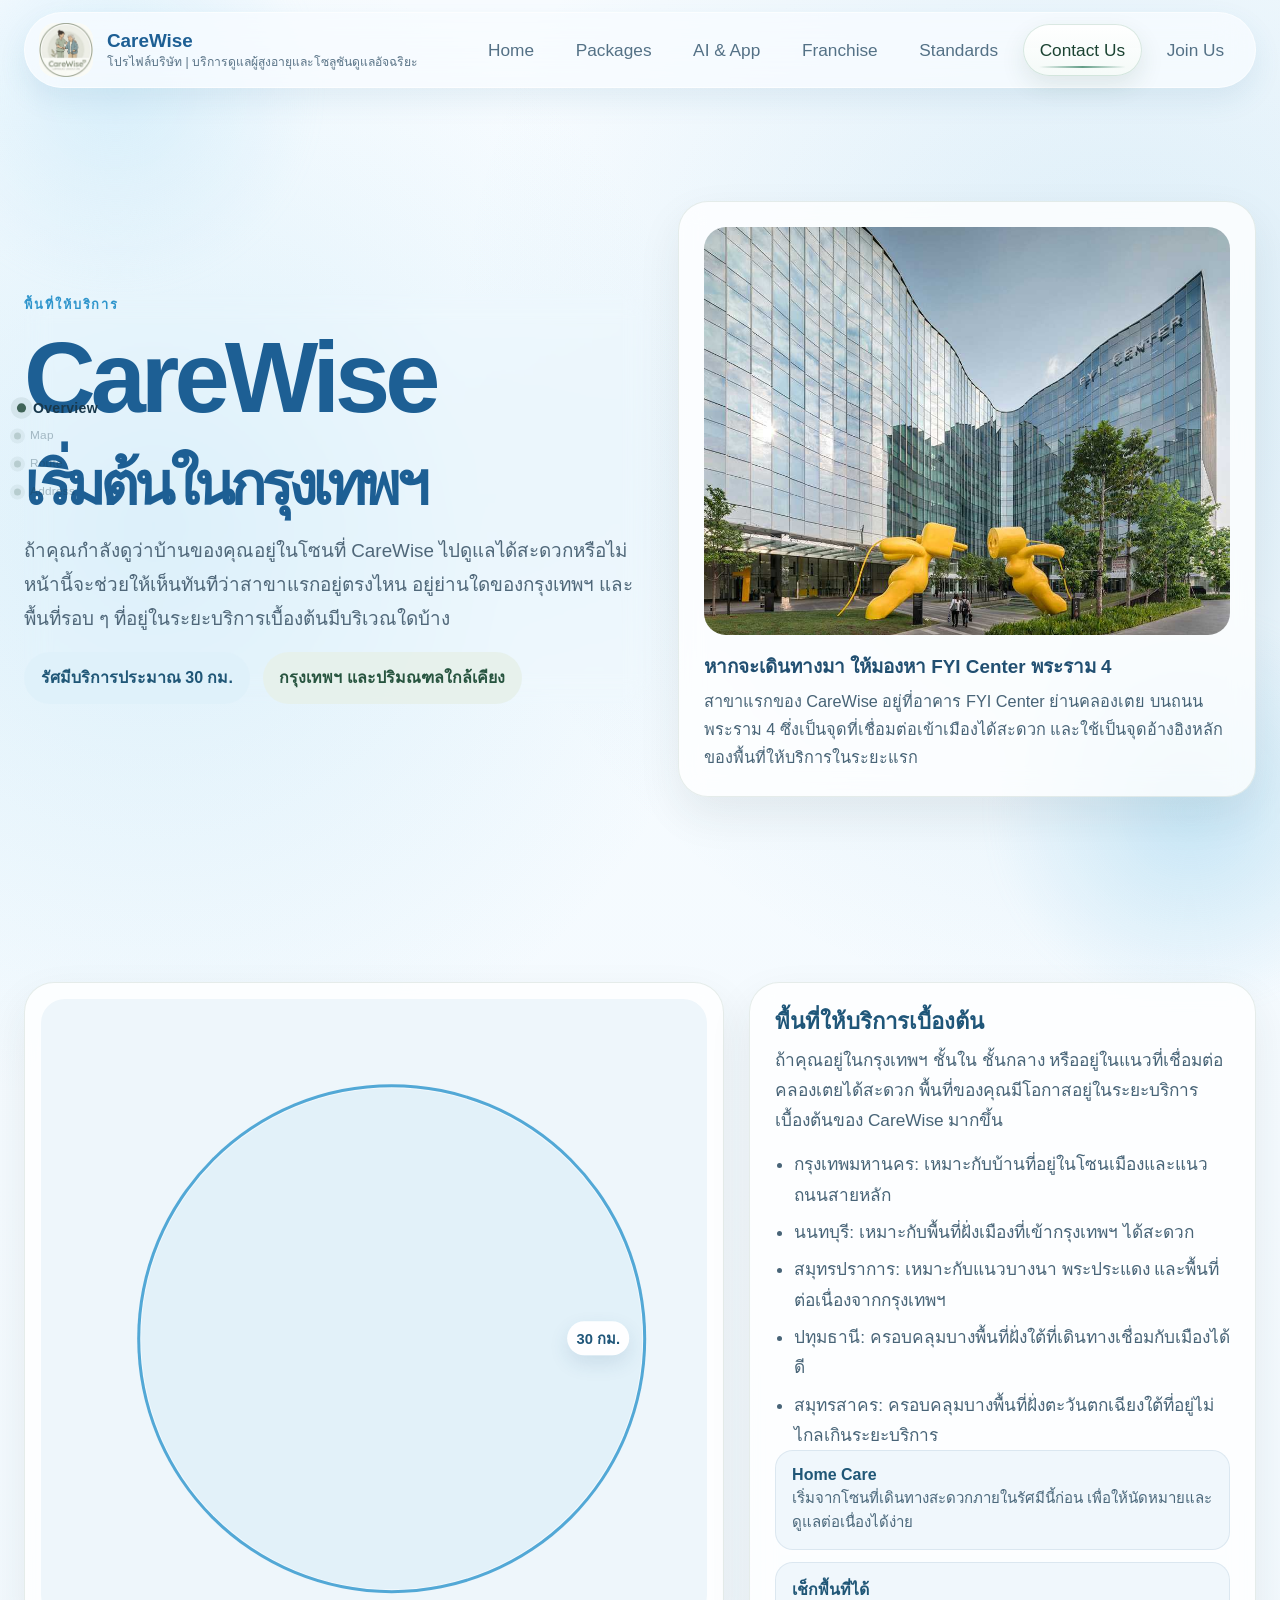
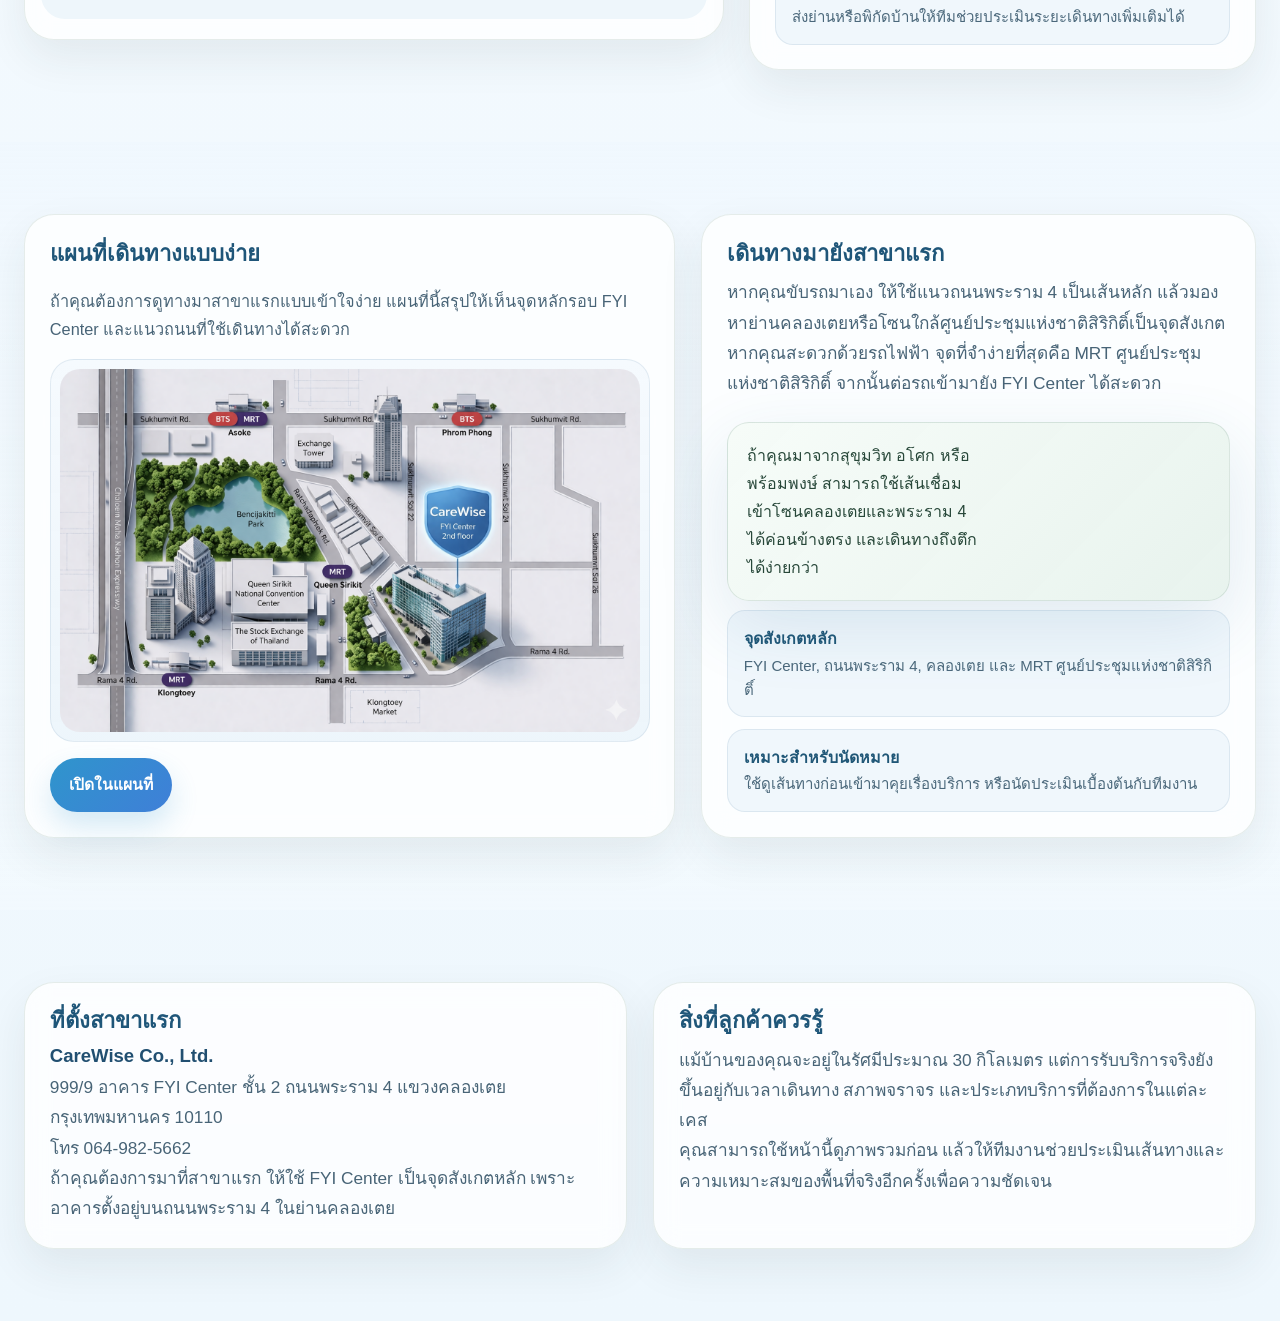
<file: service-area.html>
﻿<!DOCTYPE html>
<html lang="th">
<head>
  <meta charset="UTF-8">
  <meta name="viewport" content="width=device-width, initial-scale=1.0">
  <title>CareWise | Service Area</title>
  <meta name="description" content="พื้นที่ให้บริการของ CareWise ครอบคลุมรัศมี 30 กิโลเมตรในกรุงเทพฯ พร้อมข้อมูลการเดินทางและที่ตั้งศูนย์ดูแล">
  <meta property="og:type" content="website">
  <meta property="og:title" content="CareWise | Service Area">
  <meta property="og:description" content="พื้นที่ให้บริการของ CareWise ครอบคลุมรัศมี 30 กิโลเมตรในกรุงเทพฯ พร้อมข้อมูลการเดินทางและที่ตั้งศูนย์ดูแล">
  <meta property="og:image" content="images/og-cover.jpg">
  <meta name="twitter:card" content="summary_large_image">
  <link rel="stylesheet" href="styles.css">
  <style>
    .page-hero { position: relative; padding: 56px 0 3.5rem; }
    .hero-grid, .info-grid, .address-grid, .travel-grid { display: grid; gap: 1.6rem; }
    .hero-grid { grid-template-columns: minmax(0, 1fr) minmax(360px, 0.92fr); align-items: center; }
    .map-section-grid { display: grid; gap: 1.6rem; }
    .map-section-grid { grid-template-columns: minmax(0, 1.16fr) minmax(320px, 0.84fr); align-items: start; }
    .info-grid, .address-grid { grid-template-columns: repeat(2, minmax(0, 1fr)); }
    .travel-grid { grid-template-columns: minmax(0, 1.08fr) minmax(320px, 0.92fr); align-items: stretch; }

    .hero-copy, .hero-photo-card, .map-card, .summary-card, .address-card, .travel-map-card { padding: 1.55rem; border-radius: 30px; background: rgba(255,255,255,0.78); border: 1px solid rgba(120,157,140,0.18); box-shadow: 0 18px 44px rgba(34,56,48,0.08); backdrop-filter: blur(12px); }
    .hero-copy { display: grid; gap: 1.05rem; background: transparent; border: 0; box-shadow: none; padding: 0; }
    .hero-kicker { color: var(--brand); font-size: 0.8rem; font-weight: 700; letter-spacing: 0.15em; text-transform: uppercase; }
    .hero-title { font-family: var(--title-font); font-size: clamp(3.2rem, 8vw, 6.2rem); line-height: 0.93; letter-spacing: -0.05em; color: var(--brand-deep); }
    .hero-subtitle { max-width: 42rem; font-size: 1.18rem; line-height: 1.8; color: #4f6779; }
    .hero-metric-row { display: flex; flex-wrap: wrap; gap: 0.8rem; }
    .metric-pill { display: inline-flex; align-items: center; padding: 0.82rem 1.05rem; border-radius: 999px; background: rgba(223,241,250,0.96); color: #205777; font-size: 1rem; font-weight: 700; }
    .metric-pill.soft { background: rgba(231,241,236,0.96); color: #27543f; }

    .hero-photo-card { display: grid; gap: 1rem; align-content: start; }
    .hero-photo-card img { width: 100%; aspect-ratio: 4 / 3.1; object-fit: cover; border-radius: 22px; }
    .photo-caption strong { display: block; margin-bottom: 0.35rem; font-size: 1.18rem; color: #214f71; }
    .photo-caption p { font-size: 1.02rem; line-height: 1.72; color: #486477; }

    .map-card { padding: 1rem; }
    .map-visual { position: relative; }
    .map-embed { width: 100%; height: 620px; border: 0; border-radius: 24px; background: #eef6fb; pointer-events: none; user-select: none; }
    .map-overlay { position: absolute; inset: 0; pointer-events: none; border-radius: 24px; overflow: hidden; }
    .service-radius {
      position: absolute;
      border-radius: 50%;
      border: 3px solid rgba(47, 149, 204, 0.8);
      background: rgba(136, 204, 235, 0.12);
      box-shadow: 0 0 0 1px rgba(255, 255, 255, 0.55) inset;
      transform: translate(-50%, -50%);
    }
    .service-radius::after {
      content: "30 กม.";
      position: absolute;
      top: 50%;
      right: 14px;
      transform: translateY(-50%);
      padding: 0.34rem 0.6rem;
      border-radius: 999px;
      background: rgba(255, 255, 255, 0.96);
      color: #1f5679;
      font-size: 0.92rem;
      font-weight: 700;
      white-space: nowrap;
      box-shadow: 0 8px 20px rgba(31, 86, 121, 0.12);
    }
    .map-note { margin-top: 1rem; padding: 1rem 1.1rem; border-radius: 20px; background: rgba(238,246,251,0.9); color: #486477; font-size: 1rem; line-height: 1.72; }

    .summary-card { height: 100%; display: flex; flex-direction: column; }
    .summary-card h3, .address-card h3 { margin-bottom: 0.6rem; color: #1f5679; font-size: 1.38rem; }
    .summary-card p, .summary-card li, .address-card p { color: #486477; font-size: 1.08rem; line-height: 1.75; }
    .summary-card strong, .address-card strong { display: block; margin-bottom: 0.35rem; color: #214f71; font-size: 1.16rem; }
    .coverage-list { margin: 0.85rem 0 0; padding-left: 1.2rem; }
    .coverage-list li + li { margin-top: 0.45rem; }
    .highlight-band { padding: 1.15rem 1.2rem; border-radius: 22px; background: linear-gradient(135deg, rgba(246,252,248,0.94), rgba(230,242,236,0.92)); border: 1px solid rgba(120,157,140,0.22); color: #274739; font-size: 1rem; line-height: 1.75; }
    .service-compact-stack { margin-top: auto; display: grid; gap: 0.75rem; }
    .service-compact-card { padding: 0.9rem 1rem; border-radius: 18px; background: rgba(239,247,252,0.92); border: 1px solid rgba(126,163,186,0.18); }
    .service-compact-card strong { display: block; margin-bottom: 0.18rem; color: #205777; font-size: 1rem; }
    .service-compact-card p { margin: 0; color: #4b687b; font-size: 0.94rem; line-height: 1.6; }

    .travel-map-card { display: grid; gap: 1rem; }
    .travel-map-card h3 { margin-bottom: 0.2rem; color: #1f5679; font-size: 1.38rem; }
    .travel-map-card p { color: #486477; font-size: 1.02rem; line-height: 1.72; }
    .travel-map-frame { padding: 0.55rem; border-radius: 24px; background: linear-gradient(180deg, rgba(245,250,254,0.98), rgba(236,245,251,0.94)); border: 1px solid rgba(126,163,186,0.18); }
    .travel-map-image { width: 100%; height: auto; display: block; border-radius: 20px; }
    .travel-map-actions { display: flex; flex-wrap: wrap; gap: 0.75rem; }
    .travel-map-link { display: inline-flex; align-items: center; justify-content: center; padding: 0.9rem 1.2rem; border-radius: 999px; background: linear-gradient(135deg, #2f95cc, #3f7fd8); color: #ffffff; font-size: 0.98rem; font-weight: 700; text-decoration: none; box-shadow: 0 14px 28px rgba(47, 149, 204, 0.2); transition: transform 180ms ease, box-shadow 180ms ease; }
    .travel-map-link:hover, .travel-map-link:focus-visible { transform: translateY(-1px); box-shadow: 0 18px 32px rgba(47, 149, 204, 0.24); outline: none; }
    .travel-road { stroke: #7a838d; stroke-width: 20; stroke-linecap: round; stroke-linejoin: round; fill: none; }
    .travel-road-minor { stroke: #8e97a0; stroke-width: 12; stroke-linecap: round; stroke-linejoin: round; fill: none; }
    .travel-loop { stroke: #5f6770; stroke-width: 18; stroke-linecap: round; fill: none; }
    .travel-label { font-family: "Sarabun", sans-serif; font-size: 14px; font-weight: 700; fill: #304c63; }
    .travel-label-sub { font-family: "Sarabun", sans-serif; font-size: 11px; font-weight: 500; fill: #5b7283; }
    .travel-place { fill: #ffffff; stroke: rgba(74, 112, 136, 0.16); stroke-width: 1.5; }
    .travel-place-title { font-family: "Sarabun", sans-serif; font-size: 13px; font-weight: 700; fill: #1f5679; }
    .travel-place-sub { font-family: "Sarabun", sans-serif; font-size: 10.5px; font-weight: 500; fill: #678195; }
    .travel-stop { fill: #f7fbfe; stroke: rgba(64, 121, 160, 0.16); stroke-width: 1.4; }
    .travel-stop text { font-family: "Sarabun", sans-serif; }
    .travel-highlight { fill: #2f95cc; }
    .travel-note { padding: 0.95rem 1rem; border-radius: 18px; background: rgba(238,246,251,0.9); color: #4a6678; font-size: 0.98rem; line-height: 1.68; }
    .travel-building { fill: #4a9ad3; }
    .travel-building-window { fill: rgba(255,255,255,0.88); }
    .travel-pin-drop { fill: #2f95cc; }
    .travel-pin-core { fill: #ffffff; }
    .travel-fyi-chip { fill: rgba(255,255,255,0.96); stroke: rgba(47, 149, 204, 0.16); stroke-width: 1.4; }
    .travel-fyi-label { font-family: "Sarabun", sans-serif; font-size: 13px; font-weight: 700; fill: #1f5679; text-anchor: middle; }
    .travel-fyi-sub { font-family: "Sarabun", sans-serif; font-size: 11px; font-weight: 500; fill: #678195; text-anchor: middle; }

    @media (max-width: 1100px) {
      .hero-grid, .map-section-grid, .info-grid, .address-grid, .travel-grid { grid-template-columns: 1fr; }
      .map-embed { height: 560px; }
    }

    @media (max-width: 900px) {
      .page-hero { padding-top: 40px; }
      .hero-photo-card, .map-card, .summary-card, .address-card, .travel-map-card { padding: 1.2rem; border-radius: 24px; }
      .hero-title { font-size: clamp(2.7rem, 12vw, 4.6rem); }
      .hero-subtitle, .summary-card p, .summary-card li, .address-card p { font-size: 1rem; }
      .map-embed { height: 440px; border-radius: 20px; }
      .map-overlay { border-radius: 20px; }
      .service-radius::after { font-size: 0.82rem; right: 10px; }
    }
  </style>
</head>
<body>
  <div class="ambient ambient-left"></div>
  <div class="ambient ambient-right"></div>

  <aside class="section-rail" aria-label="Page sections">
    <a class="section-dot" href="#overview" data-label="Overview" aria-label="Overview section"></a>
    <a class="section-dot" href="#service-map" data-label="Map" aria-label="Map section"></a>
    <a class="section-dot" href="#coverage" data-label="Route" aria-label="Route section"></a>
    <a class="section-dot" href="#address" data-label="Address" aria-label="Address section"></a>
  </aside>

  <header class="site-header">
    <a class="brand" href="index.html" aria-label="CareWise">
      <span class="brand-mark"><img src="images_by_Friends/logo.jpg" alt="CareWise logo"></span>
      <span class="brand-copy"><strong>CareWise</strong><small>โปรไฟล์บริษัท | บริการดูแลผู้สูงอายุและโซลูชันดูแลอัจฉริยะ</small></span>
    </a>
    <nav class="top-nav" aria-label="Primary"></nav>
  </header>

  <main>
    <section class="hero-section page-hero" id="overview">
      <div class="container hero-grid">
        <div class="hero-copy" data-reveal>
          <p class="hero-kicker">พื้นที่ให้บริการ</p>
          <h1 class="hero-title">
            CareWise<br>
            <span style="font-size: 0.6em;">เริ่มต้นในกรุงเทพฯ</span>
          </h1>
          <p class="hero-subtitle">
            ถ้าคุณกำลังดูว่าบ้านของคุณอยู่ในโซนที่ CareWise ไปดูแลได้สะดวกหรือไม่
            หน้านี้จะช่วยให้เห็นทันทีว่าสาขาแรกอยู่ตรงไหน อยู่ย่านใดของกรุงเทพฯ
            และพื้นที่รอบ ๆ ที่อยู่ในระยะบริการเบื้องต้นมีบริเวณใดบ้าง
          </p>
          <div class="hero-metric-row">
            <span class="metric-pill">รัศมีบริการประมาณ 30 กม.</span>
            <span class="metric-pill soft">กรุงเทพฯ และปริมณฑลใกล้เคียง</span>
          </div>
        </div>

        <article class="hero-photo-card" data-reveal>
          <img src="images/FYI_Center.jpg" alt="อาคาร FYI Center จุดอ้างอิงสาขาแรกของ CareWise">
          <div class="photo-caption">
            <strong>หากจะเดินทางมา ให้มองหา FYI Center พระราม 4</strong>
            <p>
              สาขาแรกของ CareWise อยู่ที่อาคาร FYI Center ย่านคลองเตย บนถนนพระราม 4
              ซึ่งเป็นจุดที่เชื่อมต่อเข้าเมืองได้สะดวก และใช้เป็นจุดอ้างอิงหลักของพื้นที่ให้บริการในระยะแรก
            </p>
          </div>
        </article>
      </div>
    </section>

    <section class="content-section" id="service-map">
      <div class="container map-section-grid">
        <article class="map-card" data-reveal>
          <div class="map-visual">
            <iframe
              class="map-embed"
              title="CareWise service area map"
              loading="lazy"
              tabindex="-1"
              referrerpolicy="no-referrer-when-downgrade"
              src="https://www.openstreetmap.org/export/embed.html?bbox=100.177734375%2C13.431357176747696%2C100.90283203125%2C14.067198245730885&layer=mapnik&marker=13.72145%2C100.55969"
            ></iframe>
            <div class="map-overlay" aria-hidden="true">
              <div class="service-radius" data-radius-circle></div>
            </div>
          </div>
        </article>

        <article class="summary-card" data-reveal>
          <h3>พื้นที่ให้บริการเบื้องต้น</h3>
          <p>
            ถ้าคุณอยู่ในกรุงเทพฯ ชั้นใน ชั้นกลาง หรืออยู่ในแนวที่เชื่อมต่อคลองเตยได้สะดวก
            พื้นที่ของคุณมีโอกาสอยู่ในระยะบริการเบื้องต้นของ CareWise มากขึ้น
          </p>
          <ul class="coverage-list">
            <li>กรุงเทพมหานคร: เหมาะกับบ้านที่อยู่ในโซนเมืองและแนวถนนสายหลัก</li>
            <li>นนทบุรี: เหมาะกับพื้นที่ฝั่งเมืองที่เข้ากรุงเทพฯ ได้สะดวก</li>
            <li>สมุทรปราการ: เหมาะกับแนวบางนา พระประแดง และพื้นที่ต่อเนื่องจากกรุงเทพฯ</li>
            <li>ปทุมธานี: ครอบคลุมบางพื้นที่ฝั่งใต้ที่เดินทางเชื่อมกับเมืองได้ดี</li>
            <li>สมุทรสาคร: ครอบคลุมบางพื้นที่ฝั่งตะวันตกเฉียงใต้ที่อยู่ไม่ไกลเกินระยะบริการ</li>
          </ul>
          <div class="service-compact-stack">
            <div class="service-compact-card">
              <strong>Home Care</strong>
              <p>เริ่มจากโซนที่เดินทางสะดวกภายในรัศมีนี้ก่อน เพื่อให้นัดหมายและดูแลต่อเนื่องได้ง่าย</p>
            </div>
            <div class="service-compact-card">
              <strong>เช็กพื้นที่ได้</strong>
              <p>ส่งย่านหรือพิกัดบ้านให้ทีมช่วยประเมินระยะเดินทางเพิ่มเติมได้</p>
            </div>
          </div>
        </article>
      </div>
    </section>

    <section class="content-section tone-soft" id="coverage">
      <div class="container travel-grid">
        <article class="travel-map-card" data-reveal>
          <h3>แผนที่เดินทางแบบง่าย</h3>
          <p>ถ้าคุณต้องการดูทางมาสาขาแรกแบบเข้าใจง่าย แผนที่นี้สรุปให้เห็นจุดหลักรอบ FYI Center และแนวถนนที่ใช้เดินทางได้สะดวก</p>
          <div class="travel-map-frame">
            <img class="travel-map-image" src="Map/ChatGPT_FYIMap.png" alt="แผนที่เดินทางแบบง่ายไปยัง FYI Center พระราม 4">
          </div>
          <div class="travel-map-actions">
            <a class="travel-map-link" href="https://maps.app.goo.gl/37kEompHAofLSsxLA" target="_blank" rel="noopener noreferrer">เปิดในแผนที่</a>
          </div>
        </article>

        <article class="summary-card" data-reveal>
          <h3>เดินทางมายังสาขาแรก</h3>
          <p>หากคุณขับรถมาเอง ให้ใช้แนวถนนพระราม 4 เป็นเส้นหลัก แล้วมองหาย่านคลองเตยหรือโซนใกล้ศูนย์ประชุมแห่งชาติสิริกิติ์เป็นจุดสังเกต</p>
          <p>หากคุณสะดวกด้วยรถไฟฟ้า จุดที่จำง่ายที่สุดคือ MRT ศูนย์ประชุมแห่งชาติสิริกิติ์ จากนั้นต่อรถเข้ามายัง FYI Center ได้สะดวก</p>
          <div class="highlight-band">ถ้าคุณมาจากสุขุมวิท อโศก หรือพร้อมพงษ์ สามารถใช้เส้นเชื่อมเข้าโซนคลองเตยและพระราม 4 ได้ค่อนข้างตรง และเดินทางถึงตึกได้ง่ายกว่า</div>
          <div class="service-compact-stack">
            <div class="service-compact-card">
              <strong>จุดสังเกตหลัก</strong>
              <p>FYI Center, ถนนพระราม 4, คลองเตย และ MRT ศูนย์ประชุมแห่งชาติสิริกิติ์</p>
            </div>
            <div class="service-compact-card">
              <strong>เหมาะสำหรับนัดหมาย</strong>
              <p>ใช้ดูเส้นทางก่อนเข้ามาคุยเรื่องบริการ หรือนัดประเมินเบื้องต้นกับทีมงาน</p>
            </div>
          </div>
        </article>
      </div>
    </section>

    <section class="content-section" id="address">
      <div class="container address-grid">
        <article class="address-card" data-reveal>
          <h3>ที่ตั้งสาขาแรก</h3>
          <strong>CareWise Co., Ltd.</strong>
          <p>999/9 อาคาร FYI Center ชั้น 2 ถนนพระราม 4 แขวงคลองเตย กรุงเทพมหานคร 10110</p>
          <p>โทร 064-982-5662</p>
          <p>ถ้าคุณต้องการมาที่สาขาแรก ให้ใช้ FYI Center เป็นจุดสังเกตหลัก เพราะอาคารตั้งอยู่บนถนนพระราม 4 ในย่านคลองเตย</p>
        </article>

        <article class="address-card" data-reveal>
          <h3>สิ่งที่ลูกค้าควรรู้</h3>
          <p>แม้บ้านของคุณจะอยู่ในรัศมีประมาณ 30 กิโลเมตร แต่การรับบริการจริงยังขึ้นอยู่กับเวลาเดินทาง สภาพจราจร และประเภทบริการที่ต้องการในแต่ละเคส</p>
          <p>คุณสามารถใช้หน้านี้ดูภาพรวมก่อน แล้วให้ทีมงานช่วยประเมินเส้นทางและความเหมาะสมของพื้นที่จริงอีกครั้งเพื่อความชัดเจน</p>
        </article>
      </div>
    </section>
  </main>

  <button class="back-to-top" id="backToTop" type="button" aria-label="Back to top">↑</button>

  <script src="script.js"></script>
  <script>
    (function () {
      const radiusCircle = document.querySelector('[data-radius-circle]');
      const mapVisual = document.querySelector('.map-visual');

      const mercatorY = (latitude) => {
        const rad = latitude * Math.PI / 180;
        return Math.log(Math.tan(Math.PI / 4 + rad / 2));
      };

      const updateRadiusOverlay = () => {
        if (!radiusCircle || !mapVisual) return;

        const bounds = {
          west: 100.177734375,
          south: 13.431357176747696,
          east: 100.90283203125,
          north: 14.067198245730885
        };
        const center = { lat: 13.72145, lng: 100.55969 };
        const radiusKm = 30;
        const width = mapVisual.clientWidth;
        const height = mapVisual.clientHeight;

        const xRatio = (center.lng - bounds.west) / (bounds.east - bounds.west);
        const northY = mercatorY(bounds.north);
        const southY = mercatorY(bounds.south);
        const centerY = mercatorY(center.lat);
        const yRatio = (northY - centerY) / (northY - southY);

        const kmPerDegLng = 111.32 * Math.cos(center.lat * Math.PI / 180);
        const radiusDegLng = radiusKm / kmPerDegLng;
        const pixelRadius = (radiusDegLng / (bounds.east - bounds.west)) * width;

        radiusCircle.style.left = `${xRatio * width}px`;
        radiusCircle.style.top = `${yRatio * height}px`;
        radiusCircle.style.width = `${pixelRadius * 2}px`;
        radiusCircle.style.height = `${pixelRadius * 2}px`;
      };

      window.addEventListener('resize', updateRadiusOverlay, { passive: true });
      updateRadiusOverlay();
    })();
  </script>
</body>
</html>
</file>
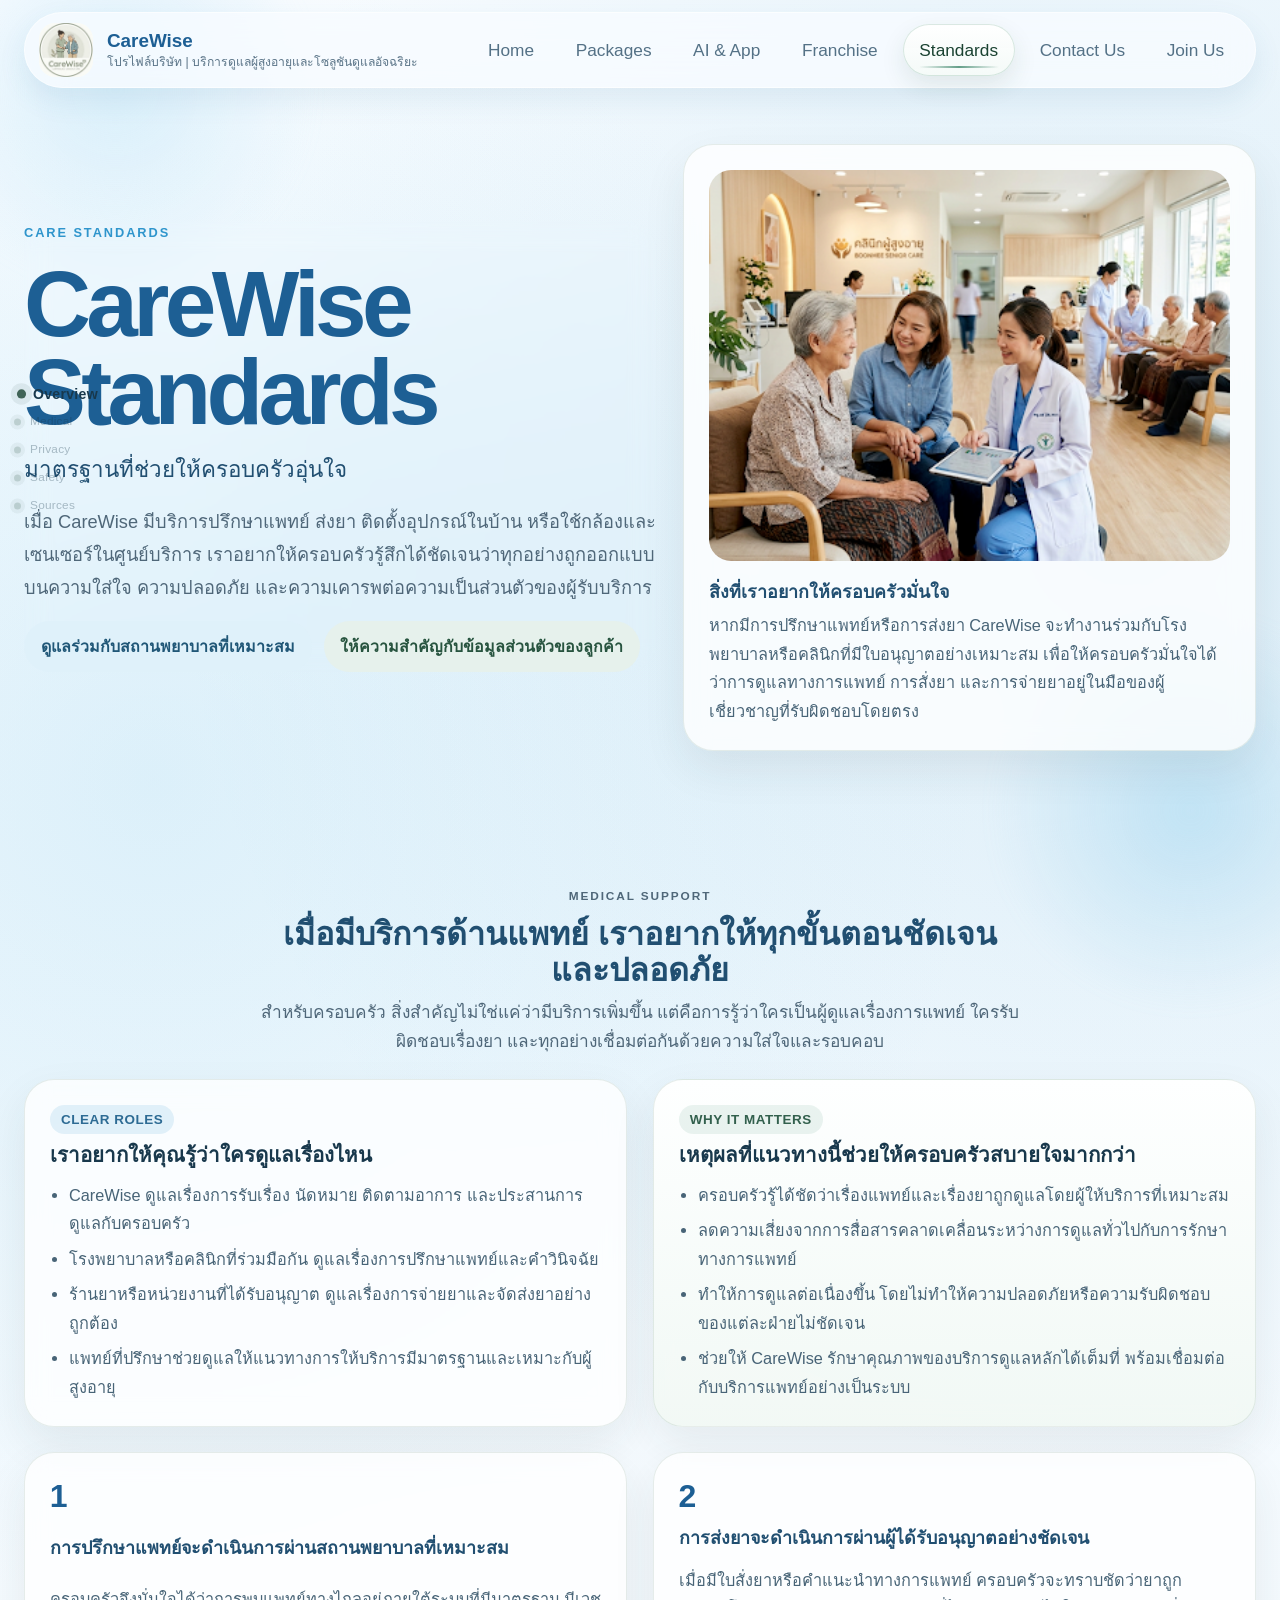
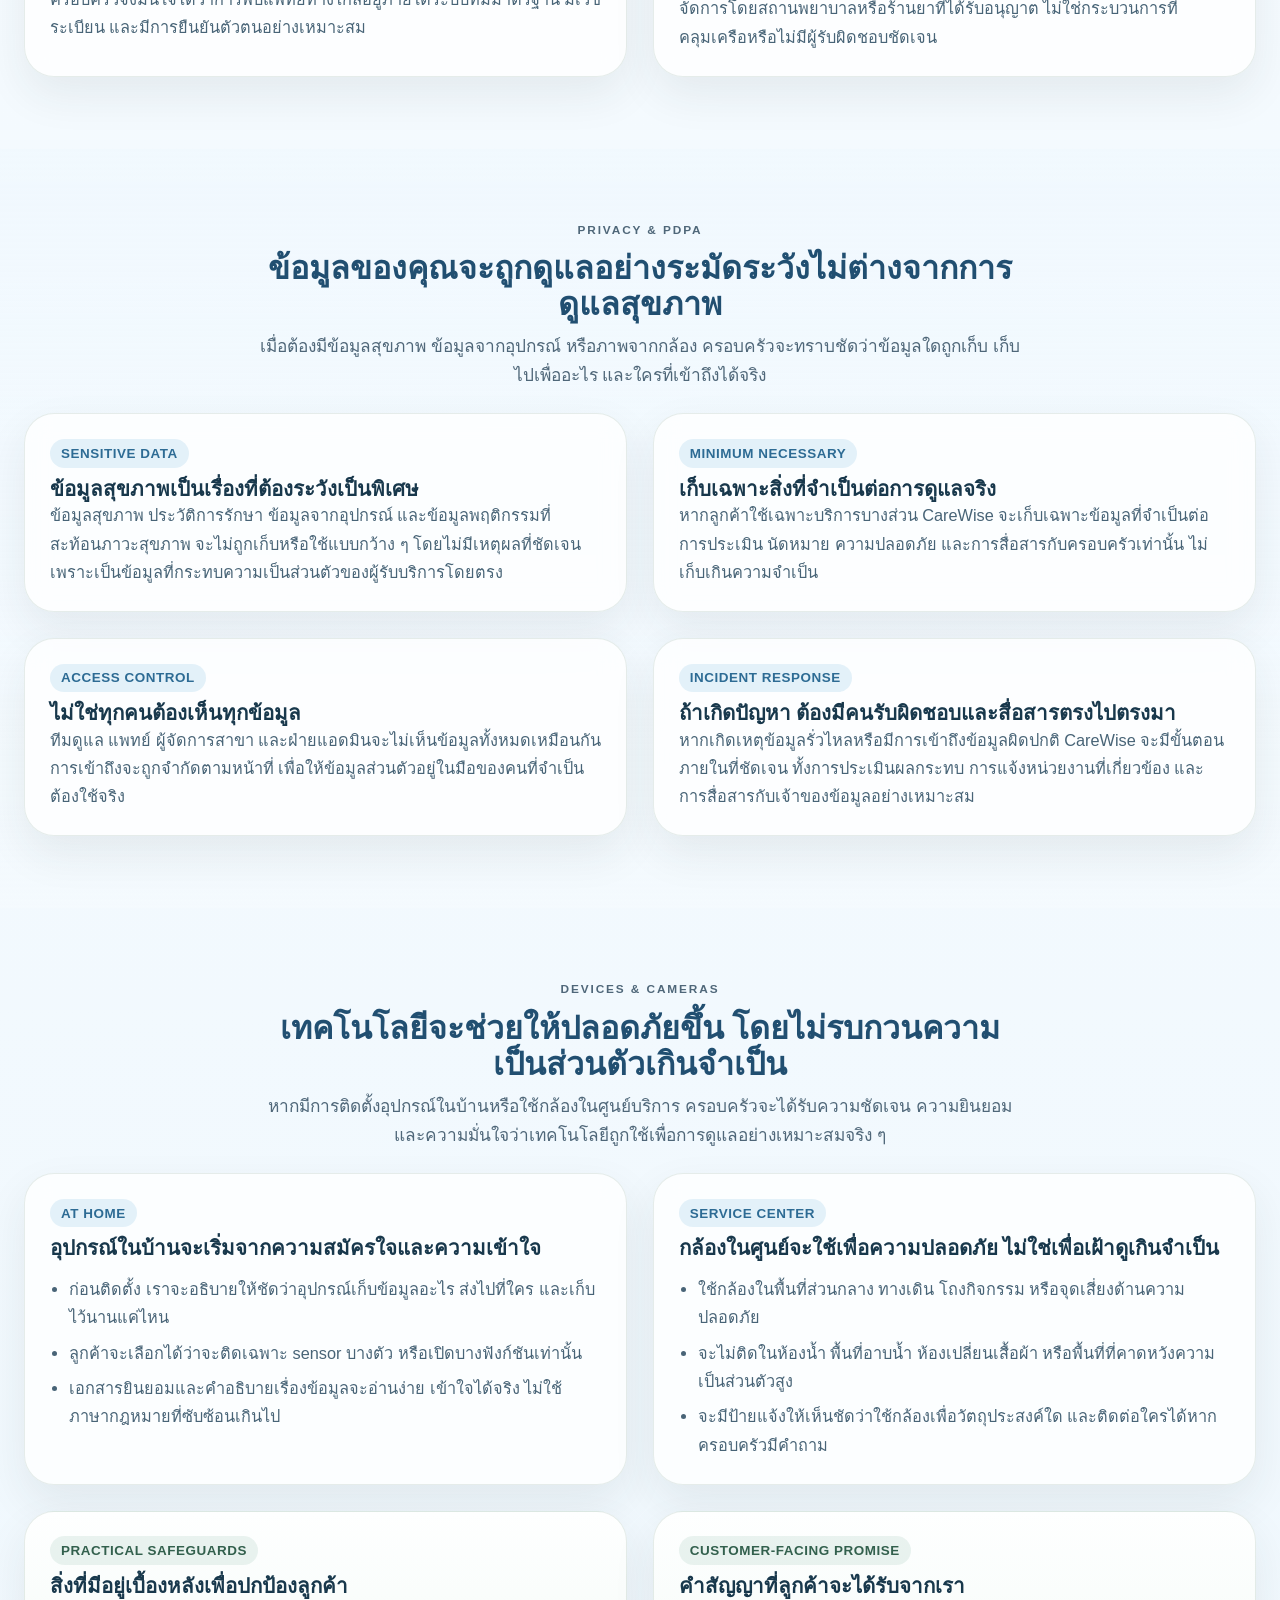
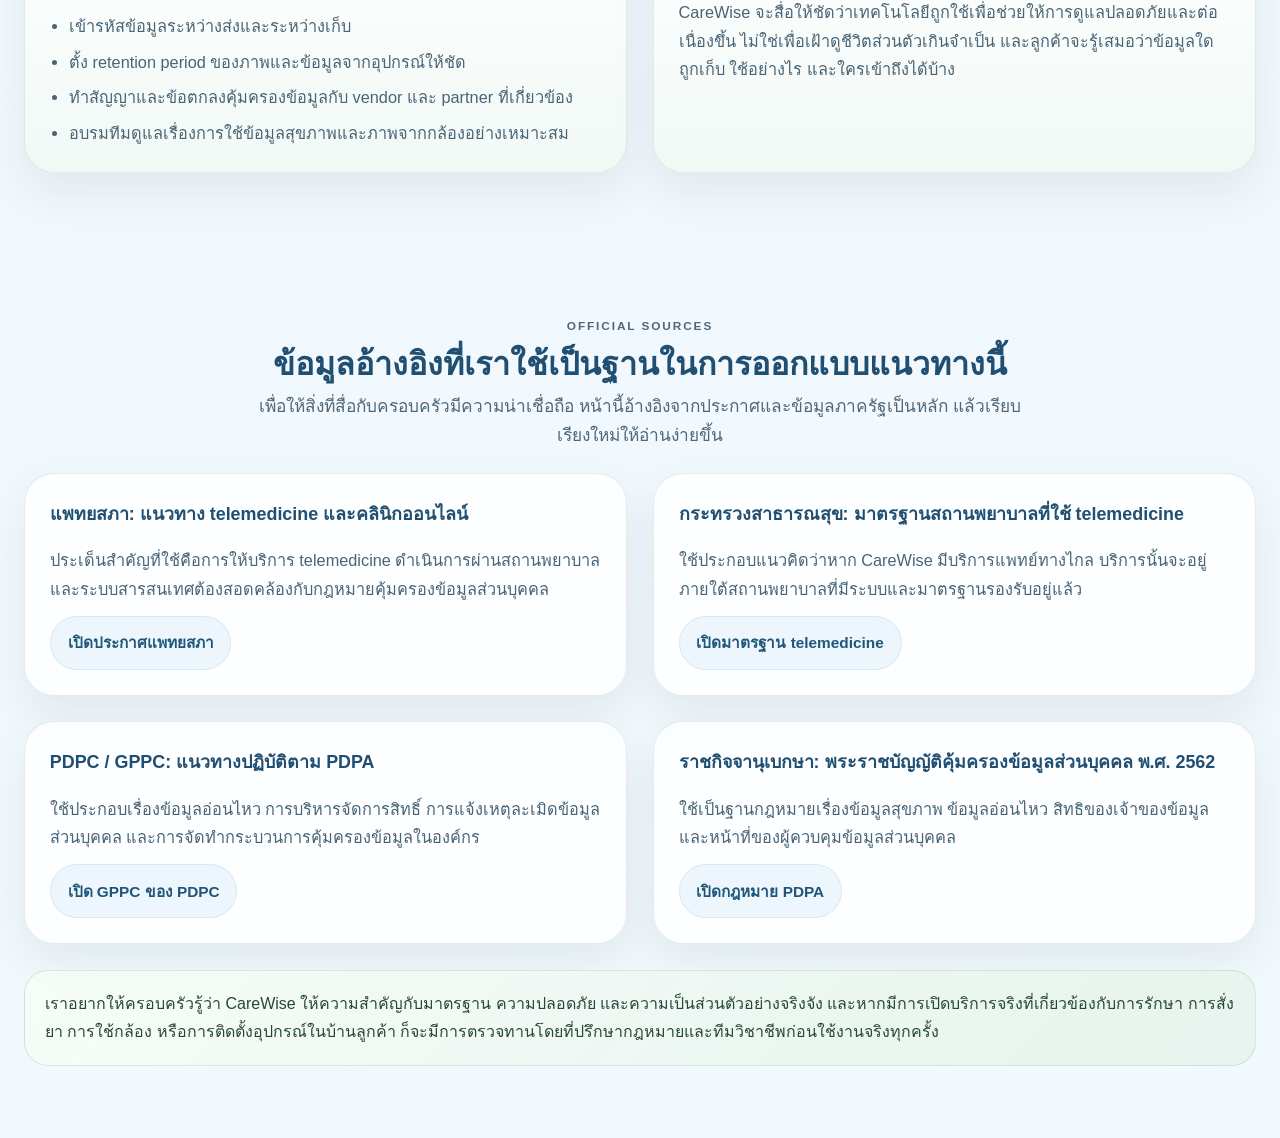
<file: standards.html>
﻿<!DOCTYPE html>
<html lang="th">
<head>
  <meta charset="UTF-8">
  <meta name="viewport" content="width=device-width, initial-scale=1.0">
  <title>CareWise | Care Standards</title>
  <meta name="description" content="มาตรฐานการดูแลของ CareWise ครอบคลุมด้านคลินิก ความเป็นส่วนตัว อุปกรณ์ความปลอดภัย และแหล่งอ้างอิงทางการแพทย์">
  <meta property="og:type" content="website">
  <meta property="og:title" content="CareWise | Care Standards">
  <meta property="og:description" content="มาตรฐานการดูแลของ CareWise ครอบคลุมด้านคลินิก ความเป็นส่วนตัว อุปกรณ์ความปลอดภัย และแหล่งอ้างอิงทางการแพทย์">
  <meta property="og:image" content="images/og-cover.jpg">
  <meta name="twitter:card" content="summary_large_image">
  <link rel="stylesheet" href="styles.css">
  <style>
    .page-hero { padding: 56px 0 4rem; }
    .page-hero-grid, .two-col-grid, .policy-grid, .device-grid, .source-grid, .step-grid { display: grid; gap: 1.6rem; }
    .page-hero-grid { grid-template-columns: minmax(0, 1.05fr) minmax(360px, 0.95fr); align-items: center; }
    .two-col-grid { grid-template-columns: repeat(2, minmax(0, 1fr)); align-items: stretch; }
    .two-col-grid .policy-card { display: flex; flex-direction: column; }
    .two-col-grid .policy-card ul { flex: 1; display: flex; flex-direction: column; justify-content: space-evenly; }
    .policy-grid, .device-grid, .source-grid, .step-grid { grid-template-columns: repeat(2, minmax(0, 1fr)); }

    .hero-copy, .hero-panel, .glass-card, .policy-card, .source-card { padding: 1.55rem; border-radius: 30px; background: rgba(255,255,255,0.78); border: 1px solid rgba(120,157,140,0.18); box-shadow: 0 18px 44px rgba(34,56,48,0.08); backdrop-filter: blur(12px); }
    .hero-copy { padding: 0; background: transparent; border: 0; box-shadow: none; display: grid; gap: 1.05rem; }
    .hero-kicker { color: var(--brand); font-size: 0.8rem; font-weight: 700; letter-spacing: 0.15em; text-transform: uppercase; }
    .hero-title { font-family: var(--title-font); font-size: clamp(3.1rem, 7.5vw, 5.8rem); line-height: 0.95; letter-spacing: -0.05em; color: var(--brand-deep); }
    .hero-subtitle { max-width: 42rem; font-size: 1.14rem; line-height: 1.82; color: #4f6779; }
    .hero-chip-row, .source-actions { display: flex; flex-wrap: wrap; gap: 0.75rem; }
    .hero-chip { display: inline-flex; align-items: center; padding: 0.82rem 1.05rem; border-radius: 999px; background: rgba(223,241,250,0.96); color: #205777; font-size: 1rem; font-weight: 700; }
    .hero-chip.soft { background: rgba(231,241,236,0.96); color: #27543f; }

    .hero-panel { display: grid; gap: 1rem; }
    .hero-panel img { width: 100%; aspect-ratio: 4 / 3; object-fit: cover; border-radius: 22px; }
    .panel-note strong, .policy-card strong, .source-card strong { display: block; margin-bottom: 0.35rem; color: #214f71; font-size: 1.12rem; }
    .panel-note p, .policy-card p, .policy-card li, .source-card p { color: #486477; font-size: 1.02rem; line-height: 1.74; }

    .section-head { display: grid; gap: 0.6rem; max-width: 48rem; margin-bottom: 1.5rem; }
    .section-head.center { margin-inline: auto; text-align: center; }
    .section-head h2 { color: #214f71; }
    .mini-label { display: inline-flex; align-items: center; width: fit-content; padding: 0.42rem 0.7rem; border-radius: 999px; background: rgba(47,149,204,0.12); color: #2d6b94; font-size: 0.84rem; font-weight: 700; letter-spacing: 0.04em; text-transform: uppercase; }
    .mini-label.soft { background: rgba(92,153,130,0.12); color: #32604d; }
    .policy-card ul { margin: 0.85rem 0 0; padding-left: 1.2rem; color: #486477; }
    .policy-card li + li { margin-top: 0.45rem; }
    .policy-card.note { background: linear-gradient(180deg, rgba(255,255,255,0.92), rgba(241,248,244,0.92)); }
    .step-grid .policy-card { display: grid; gap: 0.5rem; }
    .step-index { font-size: 2rem; font-weight: 700; color: #1d5f94; }
    .source-card { display: grid; gap: 0.8rem; }
    .source-link { display: inline-flex; align-items: center; justify-content: center; padding: 0.85rem 1.05rem; border-radius: 999px; background: rgba(236,246,252,0.96); color: #1f5679; font-size: 0.96rem; font-weight: 700; text-decoration: none; border: 1px solid rgba(126,163,186,0.18); transition: transform 180ms ease, box-shadow 180ms ease; }
    .source-link:hover, .source-link:focus-visible { transform: translateY(-1px); box-shadow: 0 12px 24px rgba(31,86,121,0.12); outline: none; }
    .closing-band { padding: 1.2rem 1.25rem; border-radius: 24px; background: linear-gradient(135deg, rgba(246,252,248,0.94), rgba(230,242,236,0.92)); border: 1px solid rgba(120,157,140,0.22); color: #274739; font-size: 1rem; line-height: 1.75; }

    @media (max-width: 1100px) {
      .page-hero-grid, .two-col-grid, .policy-grid, .device-grid, .source-grid, .step-grid { grid-template-columns: 1fr; }
    }

    @media (max-width: 900px) {
      .page-hero { padding-top: 40px; }
      .hero-panel, .glass-card, .policy-card, .source-card { padding: 1.2rem; border-radius: 24px; }
      .hero-title { font-size: clamp(2.7rem, 12vw, 4.6rem); }
      .hero-subtitle, .panel-note p, .policy-card p, .policy-card li, .source-card p { font-size: 1rem; }
    }
  </style>
</head>
<body>
  <div class="ambient ambient-left"></div>
  <div class="ambient ambient-right"></div>

  <aside class="section-rail" aria-label="Page sections">
    <a class="section-dot" href="#overview" data-label="Overview" aria-label="Overview section"></a>
    <a class="section-dot" href="#clinical" data-label="Medical" aria-label="Medical section"></a>
    <a class="section-dot" href="#privacy" data-label="Privacy" aria-label="Privacy section"></a>
    <a class="section-dot" href="#devices" data-label="Safety" aria-label="Safety section"></a>
    <a class="section-dot" href="#sources" data-label="Sources" aria-label="Sources section"></a>
  </aside>

  <header class="site-header">
    <a class="brand" href="index.html" aria-label="CareWise">
      <span class="brand-mark"><img src="images_by_Friends/logo.jpg" alt="CareWise logo"></span>
      <span class="brand-copy"><strong>CareWise</strong><small>โปรไฟล์บริษัท | บริการดูแลผู้สูงอายุและโซลูชันดูแลอัจฉริยะ</small></span>
    </a>
    <nav class="top-nav" aria-label="Primary"></nav>
  </header>

  <main>
    <section class="hero-section page-hero" id="overview">
      <div class="container page-hero-grid">
        <div class="hero-copy" data-reveal>
          <p class="hero-kicker">Care Standards</p>
          <h1 class="hero-title">CareWise<br>Standards</h1>
          <p class="hero-subtitle" style="font-size: 1.4rem; line-height: 1.55; color: #214f71; max-width: 34rem;">มาตรฐานที่ช่วยให้ครอบครัวอุ่นใจ</p>
          <p class="hero-subtitle">
            เมื่อ CareWise มีบริการปรึกษาแพทย์ ส่งยา ติดตั้งอุปกรณ์ในบ้าน หรือใช้กล้องและเซนเซอร์ในศูนย์บริการ
            เราอยากให้ครอบครัวรู้สึกได้ชัดเจนว่าทุกอย่างถูกออกแบบบนความใส่ใจ ความปลอดภัย และความเคารพต่อความเป็นส่วนตัวของผู้รับบริการ
          </p>
          <div class="hero-chip-row">
            <span class="hero-chip">ดูแลร่วมกับสถานพยาบาลที่เหมาะสม</span>
            <span class="hero-chip soft">ให้ความสำคัญกับข้อมูลส่วนตัวของลูกค้า</span>
          </div>
        </div>

        <article class="hero-panel" data-reveal>
          <img src="images_by_Friends/Clinic.png" alt="CareWise medical collaboration and data privacy concept">
          <div class="panel-note">
            <strong>สิ่งที่เราอยากให้ครอบครัวมั่นใจ</strong>
            <p>
              หากมีการปรึกษาแพทย์หรือการส่งยา CareWise จะทำงานร่วมกับโรงพยาบาลหรือคลินิกที่มีใบอนุญาตอย่างเหมาะสม
              เพื่อให้ครอบครัวมั่นใจได้ว่าการดูแลทางการแพทย์ การสั่งยา และการจ่ายยาอยู่ในมือของผู้เชี่ยวชาญที่รับผิดชอบโดยตรง
            </p>
          </div>
        </article>
      </div>
    </section>

    <section class="content-section" id="clinical">
      <div class="container">
        <div class="section-head center" data-reveal>
          <p class="eyebrow">Medical Support</p>
          <h2>เมื่อมีบริการด้านแพทย์ เราอยากให้ทุกขั้นตอนชัดเจนและปลอดภัย</h2>
          <p>สำหรับครอบครัว สิ่งสำคัญไม่ใช่แค่ว่ามีบริการเพิ่มขึ้น แต่คือการรู้ว่าใครเป็นผู้ดูแลเรื่องการแพทย์ ใครรับผิดชอบเรื่องยา และทุกอย่างเชื่อมต่อกันด้วยความใส่ใจและรอบคอบ</p>
        </div>

        <div class="two-col-grid">
          <article class="policy-card" data-reveal>
            <span class="mini-label">Clear Roles</span>
            <h3>เราอยากให้คุณรู้ว่าใครดูแลเรื่องไหน</h3>
            <ul>
              <li>CareWise ดูแลเรื่องการรับเรื่อง นัดหมาย ติดตามอาการ และประสานการดูแลกับครอบครัว</li>
              <li>โรงพยาบาลหรือคลินิกที่ร่วมมือกัน ดูแลเรื่องการปรึกษาแพทย์และคำวินิจฉัย</li>
              <li>ร้านยาหรือหน่วยงานที่ได้รับอนุญาต ดูแลเรื่องการจ่ายยาและจัดส่งยาอย่างถูกต้อง</li>
              <li>แพทย์ที่ปรึกษาช่วยดูแลให้แนวทางการให้บริการมีมาตรฐานและเหมาะกับผู้สูงอายุ</li>
            </ul>
          </article>

          <article class="policy-card note" data-reveal>
            <span class="mini-label soft">Why It Matters</span>
            <h3>เหตุผลที่แนวทางนี้ช่วยให้ครอบครัวสบายใจมากกว่า</h3>
            <ul>
              <li>ครอบครัวรู้ได้ชัดว่าเรื่องแพทย์และเรื่องยาถูกดูแลโดยผู้ให้บริการที่เหมาะสม</li>
              <li>ลดความเสี่ยงจากการสื่อสารคลาดเคลื่อนระหว่างการดูแลทั่วไปกับการรักษาทางการแพทย์</li>
              <li>ทำให้การดูแลต่อเนื่องขึ้น โดยไม่ทำให้ความปลอดภัยหรือความรับผิดชอบของแต่ละฝ่ายไม่ชัดเจน</li>
              <li>ช่วยให้ CareWise รักษาคุณภาพของบริการดูแลหลักได้เต็มที่ พร้อมเชื่อมต่อกับบริการแพทย์อย่างเป็นระบบ</li>
            </ul>
          </article>
        </div>

        <div class="step-grid" style="margin-top: 1.6rem;">
          <article class="policy-card" data-reveal>
            <span class="step-index">1</span>
            <strong>การปรึกษาแพทย์จะดำเนินการผ่านสถานพยาบาลที่เหมาะสม</strong>
            <p>ครอบครัวจึงมั่นใจได้ว่าการพบแพทย์ทางไกลอยู่ภายใต้ระบบที่มีมาตรฐาน มีเวชระเบียน และมีการยืนยันตัวตนอย่างเหมาะสม</p>
          </article>
          <article class="policy-card" data-reveal>
            <span class="step-index">2</span>
            <strong>การส่งยาจะดำเนินการผ่านผู้ได้รับอนุญาตอย่างชัดเจน</strong>
            <p>เมื่อมีใบสั่งยาหรือคำแนะนำทางการแพทย์ ครอบครัวจะทราบชัดว่ายาถูกจัดการโดยสถานพยาบาลหรือร้านยาที่ได้รับอนุญาต ไม่ใช่กระบวนการที่คลุมเครือหรือไม่มีผู้รับผิดชอบชัดเจน</p>
          </article>
        </div>
      </div>
    </section>

    <section class="content-section tone-soft" id="privacy">
      <div class="container">
        <div class="section-head center" data-reveal>
          <p class="eyebrow">Privacy &amp; PDPA</p>
          <h2>ข้อมูลของคุณจะถูกดูแลอย่างระมัดระวังไม่ต่างจากการดูแลสุขภาพ</h2>
          <p>เมื่อต้องมีข้อมูลสุขภาพ ข้อมูลจากอุปกรณ์ หรือภาพจากกล้อง ครอบครัวจะทราบชัดว่าข้อมูลใดถูกเก็บ เก็บไปเพื่ออะไร และใครที่เข้าถึงได้จริง</p>
        </div>

        <div class="policy-grid">
          <article class="policy-card" data-reveal>
            <span class="mini-label">Sensitive Data</span>
            <h3>ข้อมูลสุขภาพเป็นเรื่องที่ต้องระวังเป็นพิเศษ</h3>
            <p>ข้อมูลสุขภาพ ประวัติการรักษา ข้อมูลจากอุปกรณ์ และข้อมูลพฤติกรรมที่สะท้อนภาวะสุขภาพ จะไม่ถูกเก็บหรือใช้แบบกว้าง ๆ โดยไม่มีเหตุผลที่ชัดเจน เพราะเป็นข้อมูลที่กระทบความเป็นส่วนตัวของผู้รับบริการโดยตรง</p>
          </article>
          <article class="policy-card" data-reveal>
            <span class="mini-label">Minimum Necessary</span>
            <h3>เก็บเฉพาะสิ่งที่จำเป็นต่อการดูแลจริง</h3>
            <p>หากลูกค้าใช้เฉพาะบริการบางส่วน CareWise จะเก็บเฉพาะข้อมูลที่จำเป็นต่อการประเมิน นัดหมาย ความปลอดภัย และการสื่อสารกับครอบครัวเท่านั้น ไม่เก็บเกินความจำเป็น</p>
          </article>
          <article class="policy-card" data-reveal>
            <span class="mini-label">Access Control</span>
            <h3>ไม่ใช่ทุกคนต้องเห็นทุกข้อมูล</h3>
            <p>ทีมดูแล แพทย์ ผู้จัดการสาขา และฝ่ายแอดมินจะไม่เห็นข้อมูลทั้งหมดเหมือนกัน การเข้าถึงจะถูกจำกัดตามหน้าที่ เพื่อให้ข้อมูลส่วนตัวอยู่ในมือของคนที่จำเป็นต้องใช้จริง</p>
          </article>
          <article class="policy-card" data-reveal>
            <span class="mini-label">Incident Response</span>
            <h3>ถ้าเกิดปัญหา ต้องมีคนรับผิดชอบและสื่อสารตรงไปตรงมา</h3>
            <p>หากเกิดเหตุข้อมูลรั่วไหลหรือมีการเข้าถึงข้อมูลผิดปกติ CareWise จะมีขั้นตอนภายในที่ชัดเจน ทั้งการประเมินผลกระทบ การแจ้งหน่วยงานที่เกี่ยวข้อง และการสื่อสารกับเจ้าของข้อมูลอย่างเหมาะสม</p>
          </article>
        </div>
      </div>
    </section>

    <section class="content-section" id="devices">
      <div class="container">
        <div class="section-head center" data-reveal>
          <p class="eyebrow">Devices &amp; Cameras</p>
          <h2>เทคโนโลยีจะช่วยให้ปลอดภัยขึ้น โดยไม่รบกวนความเป็นส่วนตัวเกินจำเป็น</h2>
          <p>หากมีการติดตั้งอุปกรณ์ในบ้านหรือใช้กล้องในศูนย์บริการ ครอบครัวจะได้รับความชัดเจน ความยินยอม และความมั่นใจว่าเทคโนโลยีถูกใช้เพื่อการดูแลอย่างเหมาะสมจริง ๆ</p>
        </div>

        <div class="device-grid">
          <article class="policy-card" data-reveal>
            <span class="mini-label">At Home</span>
            <h3>อุปกรณ์ในบ้านจะเริ่มจากความสมัครใจและความเข้าใจ</h3>
            <ul>
              <li>ก่อนติดตั้ง เราจะอธิบายให้ชัดว่าอุปกรณ์เก็บข้อมูลอะไร ส่งไปที่ใคร และเก็บไว้นานแค่ไหน</li>
              <li>ลูกค้าจะเลือกได้ว่าจะติดเฉพาะ sensor บางตัว หรือเปิดบางฟังก์ชันเท่านั้น</li>
              <li>เอกสารยินยอมและคำอธิบายเรื่องข้อมูลจะอ่านง่าย เข้าใจได้จริง ไม่ใช้ภาษากฎหมายที่ซับซ้อนเกินไป</li>
            </ul>
          </article>

          <article class="policy-card" data-reveal>
            <span class="mini-label">Service Center</span>
            <h3>กล้องในศูนย์จะใช้เพื่อความปลอดภัย ไม่ใช่เพื่อเฝ้าดูเกินจำเป็น</h3>
            <ul>
              <li>ใช้กล้องในพื้นที่ส่วนกลาง ทางเดิน โถงกิจกรรม หรือจุดเสี่ยงด้านความปลอดภัย</li>
              <li>จะไม่ติดในห้องน้ำ พื้นที่อาบน้ำ ห้องเปลี่ยนเสื้อผ้า หรือพื้นที่ที่คาดหวังความเป็นส่วนตัวสูง</li>
              <li>จะมีป้ายแจ้งให้เห็นชัดว่าใช้กล้องเพื่อวัตถุประสงค์ใด และติดต่อใครได้หากครอบครัวมีคำถาม</li>
            </ul>
          </article>

          <article class="policy-card note" data-reveal>
            <span class="mini-label soft">Practical Safeguards</span>
            <h3>สิ่งที่มีอยู่เบื้องหลังเพื่อปกป้องลูกค้า</h3>
            <ul>
              <li>เข้ารหัสข้อมูลระหว่างส่งและระหว่างเก็บ</li>
              <li>ตั้ง retention period ของภาพและข้อมูลจากอุปกรณ์ให้ชัด</li>
              <li>ทำสัญญาและข้อตกลงคุ้มครองข้อมูลกับ vendor และ partner ที่เกี่ยวข้อง</li>
              <li>อบรมทีมดูแลเรื่องการใช้ข้อมูลสุขภาพและภาพจากกล้องอย่างเหมาะสม</li>
            </ul>
          </article>

          <article class="policy-card note" data-reveal>
            <span class="mini-label soft">Customer-facing Promise</span>
            <h3>คำสัญญาที่ลูกค้าจะได้รับจากเรา</h3>
            <p>CareWise จะสื่อให้ชัดว่าเทคโนโลยีถูกใช้เพื่อช่วยให้การดูแลปลอดภัยและต่อเนื่องขึ้น ไม่ใช่เพื่อเฝ้าดูชีวิตส่วนตัวเกินจำเป็น และลูกค้าจะรู้เสมอว่าข้อมูลใดถูกเก็บ ใช้อย่างไร และใครเข้าถึงได้บ้าง</p>
          </article>
        </div>
      </div>
    </section>

    <section class="content-section tone-soft" id="sources">
      <div class="container">
        <div class="section-head center" data-reveal>
          <p class="eyebrow">Official Sources</p>
          <h2>ข้อมูลอ้างอิงที่เราใช้เป็นฐานในการออกแบบแนวทางนี้</h2>
          <p>เพื่อให้สิ่งที่สื่อกับครอบครัวมีความน่าเชื่อถือ หน้านี้อ้างอิงจากประกาศและข้อมูลภาครัฐเป็นหลัก แล้วเรียบเรียงใหม่ให้อ่านง่ายขึ้น</p>
        </div>

        <div class="source-grid">
          <article class="source-card" data-reveal>
            <strong>แพทยสภา: แนวทาง telemedicine และคลินิกออนไลน์</strong>
            <p>ประเด็นสำคัญที่ใช้คือการให้บริการ telemedicine ดำเนินการผ่านสถานพยาบาล และระบบสารสนเทศต้องสอดคล้องกับกฎหมายคุ้มครองข้อมูลส่วนบุคคล</p>
            <div class="source-actions">
              <a class="source-link" href="https://www.ratchakitcha.soc.go.th/DATA/PDF/2563/E/166/T_0052.PDF" target="_blank" rel="noopener noreferrer">เปิดประกาศแพทยสภา</a>
            </div>
          </article>

          <article class="source-card" data-reveal>
            <strong>กระทรวงสาธารณสุข: มาตรฐานสถานพยาบาลที่ใช้ telemedicine</strong>
            <p>ใช้ประกอบแนวคิดว่าหาก CareWise มีบริการแพทย์ทางไกล บริการนั้นจะอยู่ภายใต้สถานพยาบาลที่มีระบบและมาตรฐานรองรับอยู่แล้ว</p>
            <div class="source-actions">
              <a class="source-link" href="https://www.ratchakitcha.soc.go.th/DATA/PDF/2564/E/018/T_0001.PDF" target="_blank" rel="noopener noreferrer">เปิดมาตรฐาน telemedicine</a>
            </div>
          </article>

          <article class="source-card" data-reveal>
            <strong>PDPC / GPPC: แนวทางปฏิบัติตาม PDPA</strong>
            <p>ใช้ประกอบเรื่องข้อมูลอ่อนไหว การบริหารจัดการสิทธิ์ การแจ้งเหตุละเมิดข้อมูลส่วนบุคคล และการจัดทำกระบวนการคุ้มครองข้อมูลในองค์กร</p>
            <div class="source-actions">
              <a class="source-link" href="https://gppc.pdpc.or.th/" target="_blank" rel="noopener noreferrer">เปิด GPPC ของ PDPC</a>
            </div>
          </article>

          <article class="source-card" data-reveal>
            <strong>ราชกิจจานุเบกษา: พระราชบัญญัติคุ้มครองข้อมูลส่วนบุคคล พ.ศ. 2562</strong>
            <p>ใช้เป็นฐานกฎหมายเรื่องข้อมูลสุขภาพ ข้อมูลอ่อนไหว สิทธิของเจ้าของข้อมูล และหน้าที่ของผู้ควบคุมข้อมูลส่วนบุคคล</p>
            <div class="source-actions">
              <a class="source-link" href="https://www.ratchakitcha.soc.go.th/DATA/PDF/2562/A/069/T_0052.PDF" target="_blank" rel="noopener noreferrer">เปิดกฎหมาย PDPA</a>
            </div>
          </article>
        </div>

        <div class="closing-band" data-reveal style="margin-top: 1.6rem;">
          เราอยากให้ครอบครัวรู้ว่า CareWise ให้ความสำคัญกับมาตรฐาน ความปลอดภัย และความเป็นส่วนตัวอย่างจริงจัง
          และหากมีการเปิดบริการจริงที่เกี่ยวข้องกับการรักษา การสั่งยา การใช้กล้อง หรือการติดตั้งอุปกรณ์ในบ้านลูกค้า ก็จะมีการตรวจทานโดยที่ปรึกษากฎหมายและทีมวิชาชีพก่อนใช้งานจริงทุกครั้ง
        </div>
      </div>
    </section>
  </main>

  <button class="back-to-top" id="backToTop" type="button" aria-label="Back to top">↑</button>

  <script src="script.js"></script>
</body>
</html>
</file>
<file: styles.css>
:root {
  --bg: #eef7fd;
  --surface: rgba(248, 252, 255, 0.88);
  --ink: #18384c;
  --ink-soft: #4e687c;
  --brand: #2f95cc;
  --brand-deep: #1d5f94;
  --accent: #88cceb;
  --accent-soft: #ddf1fb;
  --line: rgba(24, 56, 76, 0.12);
  --shadow: 0 24px 70px rgba(47, 114, 158, 0.14);
  --radius-xl: 30px;
  --radius-lg: 24px;
  --radius-md: 18px;
  --content-width: 1240px;
  --title-font: "Leelawadee UI", "TH Sarabun New", "Sarabun", sans-serif;
  --body-font: "Noto Sans Thai", "Leelawadee UI", "Segoe UI", sans-serif;
}

* {
  box-sizing: border-box;
}

html {
  scroll-behavior: smooth;
}

body {
  margin: 0;
  color: var(--ink);
  font-family: var(--body-font);
  background:
    radial-gradient(circle at 12% 18%, rgba(136, 204, 235, 0.24), transparent 22%),
    radial-gradient(circle at 88% 12%, rgba(47, 149, 204, 0.14), transparent 24%),
    linear-gradient(180deg, #f8fcff 0%, var(--bg) 100%);
  overflow-x: hidden;
}

img {
  display: block;
  max-width: 100%;
}

a {
  color: inherit;
  text-decoration: none;
}

button {
  font: inherit;
}

h1,
h2,
h3,
p {
  margin: 0;
}

h1,
h2,
h3,
.closing-quote,
.hero-points strong,
.hero-card strong,
.brand-copy strong {
  font-family: var(--title-font);
}

p,
li,
.feature-card span,
.model-card p,
.top-nav a,
.contact-meta span {
  line-height: 1.65;
  font-size: 1.08rem;
}

.ambient {
  position: fixed;
  z-index: -1;
  width: 34vw;
  height: 34vw;
  border-radius: 50%;
  filter: blur(12px);
  opacity: 0.5;
  pointer-events: none;
}

.ambient-left {
  top: -10vw;
  left: -8vw;
  background: radial-gradient(circle, rgba(185, 226, 247, 0.86), transparent 65%);
}

.ambient-right {
  right: -10vw;
  bottom: -10vw;
  background: radial-gradient(circle, rgba(141, 205, 236, 0.78), transparent 65%);
}

.container {
  width: min(calc(100% - 48px), var(--content-width));
  margin: 0 auto;
}

.site-header {
  position: sticky;
  top: 12px;
  z-index: 30;
  width: min(calc(100% - 48px), var(--content-width));
  margin: 12px auto 0;
  padding: 10px 14px;
  display: flex;
  align-items: center;
  justify-content: space-between;
  gap: 16px;
  border: 1px solid rgba(255, 255, 255, 0.55);
  border-radius: 999px;
  background: rgba(248, 252, 255, 0.78);
  backdrop-filter: blur(18px);
  box-shadow: 0 12px 28px rgba(47, 114, 158, 0.1);
}

.brand {
  display: inline-flex;
  align-items: center;
  gap: 14px;
}

.brand-mark {
  display: grid;
  place-items: center;
  width: 54px;
  height: 54px;
  border-radius: 16px;
  background: linear-gradient(145deg, var(--brand), var(--brand-deep));
  color: #fff;
  font-weight: 700;
  letter-spacing: 0.08em;
  overflow: hidden;
}

.brand-mark img {
  width: 100%;
  height: 100%;
  object-fit: cover;
}

.brand-copy strong {
  display: block;
  font-size: 1.18rem;
  color: var(--brand-deep);
}

.brand-copy small {
  color: #587286;
  font-size: 0.76rem;
}

.top-nav {
  display: flex;
  align-items: center;
  gap: 8px;
  flex-wrap: wrap;
}

.top-nav a {
  position: relative;
  color: #547186;
  padding: 0.72rem 1.05rem;
  border-radius: 999px;
  transition: color 180ms ease, background-color 180ms ease, box-shadow 180ms ease, transform 180ms ease;
}

.top-nav a::after {
  content: "";
  position: absolute;
  left: 1rem;
  right: 1rem;
  bottom: 0.5rem;
  height: 2px;
  border-radius: 999px;
  background: linear-gradient(90deg, rgba(205, 233, 224, 0), rgba(92, 153, 130, 0.95), rgba(205, 233, 224, 0));
  opacity: 0;
  transform: scaleX(0.35);
  transition: opacity 180ms ease, transform 180ms ease;
}

.top-nav a:hover,
.top-nav a:focus-visible {
  color: var(--brand-deep);
  background: rgba(255, 255, 255, 0.52);
  box-shadow: 0 10px 22px rgba(27, 67, 50, 0.08);
  transform: translateY(-1px);
  outline: none;
}

.top-nav a:hover::after,
.top-nav a:focus-visible::after,
.top-nav a[aria-current="page"]::after {
  opacity: 1;
  transform: scaleX(1);
}

.top-nav a[aria-current="page"] {
  color: #1b4332;
  background: linear-gradient(180deg, rgba(255, 255, 255, 0.92), rgba(244, 250, 247, 0.88));
  box-shadow: inset 0 0 0 1px rgba(92, 153, 130, 0.22), 0 10px 24px rgba(27, 67, 50, 0.1);
}

.hero-section,
.content-section {
  padding: 72px 0;
}

.hero-section {
  padding-top: 56px;
  padding-bottom: 36px;
}

.hero-grid,
.split-grid,
.contact-grid {
  display: grid;
  gap: 30px;
}

.hero-grid {
  grid-template-columns: 1.04fr 0.96fr;
  align-items: center;
  min-height: min(760px, calc(100svh - 190px));
}

.hero-copy {
  display: grid;
  gap: 18px;
  align-content: center;
}

.hero-brand-block {
  display: grid;
  gap: 12px;
}

.eyebrow {
  color: var(--brand);
  font-size: 0.74rem;
  font-weight: 700;
  letter-spacing: 0.16em;
  text-transform: uppercase;
}

h1 {
  max-width: 860px;
  font-size: clamp(2.45rem, 4vw, 4.45rem);
  line-height: 1.06;
  color: #235577;
}

.hero-brand-name {
  max-width: none;
  font-size: clamp(4.4rem, 9vw, 8rem);
  line-height: 0.9;
  letter-spacing: -0.05em;
  color: var(--brand-deep);
  text-shadow: 0 10px 28px rgba(47, 149, 204, 0.14);
}

.hero-brand-subtitle {
  max-width: 650px;
  font-size: 1.2rem;
  line-height: 1.6;
  color: #4f6779;
}

.brand-inline {
  font-family: var(--title-font);
  font-size: 1.08em;
  letter-spacing: -0.03em;
  color: var(--brand-deep);
  text-shadow: 0 8px 22px rgba(47, 149, 204, 0.08);
}

h2 {
  font-size: clamp(1.85rem, 2.5vw, 2.75rem);
  line-height: 1.14;
}

h3 {
  font-size: 1.28rem;
  line-height: 1.25;
}

.lead,
.section-head p,
.section-copy p,
.highlight-copy p,
.contact-copy p,
.info-card p,
.service-card p,
.hero-points span {
  color: var(--ink-soft);
}

.lead {
  max-width: 760px;
  font-size: 1.14rem;
  color: #4f6779;
}

.hero-actions {
  display: flex;
  flex-wrap: wrap;
  gap: 14px;
}

.button {
  display: inline-flex;
  align-items: center;
  justify-content: center;
  min-height: 48px;
  padding: 0 22px;
  border-radius: 999px;
  border: 1px solid transparent;
  font-weight: 700;
  transition: transform 0.2s ease, box-shadow 0.2s ease, background 0.2s ease;
}

.button:hover,
.button:focus-visible {
  transform: translateY(-2px);
}

.button-primary {
  background: linear-gradient(145deg, var(--brand), var(--brand-deep));
  color: #fff;
  box-shadow: 0 18px 28px rgba(29, 95, 148, 0.22);
}

.button-secondary {
  border-color: var(--line);
  background: rgba(255, 255, 255, 0.68);
}

.hero-points,
.services-grid,
.feature-grid,
.franchise-grid,
.packages-grid,
.promotion-grid,
.audience-grid,
.trust-grid,
.faq-grid {
  display: grid;
  gap: 18px;
}

.hero-points {
  grid-template-columns: repeat(3, minmax(0, 1fr));
}

.hero-points article,
.info-card,
.service-card,
.feature-card,
.model-card,
.contact-card,
.audience-card,
.trust-card,
.faq-card,
.package-hero,
.package-card,
.promotion-card,
.package-footnote,
.hero-card,
.highlight-band {
  border: 1px solid var(--line);
  border-radius: var(--radius-lg);
  background: var(--surface);
  backdrop-filter: blur(10px);
  box-shadow: var(--shadow);
}

.hero-points article {
  padding: 18px;
}

.hero-points strong {
  display: block;
  margin-bottom: 8px;
  font-size: 1.22rem;
  color: var(--brand-deep);
}

.hero-visual {
  position: relative;
  min-height: 560px;
}

.hero-image {
  position: absolute;
  inset: 0 8px 38px 0;
  overflow: hidden;
  border-radius: 34px;
  box-shadow: var(--shadow);
}

.hero-image img,
.highlight-image img {
  width: 100%;
  height: 100%;
  object-fit: cover;
}

.hero-card {
  position: absolute;
  padding: 13px 15px;
}

.card-primary {
  left: 18px;
  right: auto;
  top: 18px;
  width: 220px;
}

.card-secondary {
  right: 16px;
  bottom: -2px;
  width: 282px;
}

.mini-label {
  display: block;
  margin-bottom: 8px;
  color: var(--brand);
  font-size: 0.68rem;
  font-weight: 700;
  letter-spacing: 0.12em;
  text-transform: uppercase;
}

.hero-card strong {
  display: block;
  margin-bottom: 8px;
  font-size: 1.15rem;
}

.split-grid {
  grid-template-columns: 0.95fr 1.05fr;
  align-items: center;
}

.split-grid.align-start {
  align-items: start;
}

.section-head {
  max-width: 900px;
  margin: 0 auto 30px;
  display: grid;
  gap: 10px;
}

.section-copy,
.contact-copy {
  display: grid;
  gap: 12px;
}

.card-stack {
  display: grid;
  gap: 16px;
}

.info-card,
.service-card,
.feature-card,
.model-card,
.contact-card {
  padding: 24px;
}

.info-card.emphasis {
  background: linear-gradient(145deg, rgba(47, 149, 204, 0.96), rgba(29, 95, 148, 0.94));
  color: #fff;
}

.info-card.emphasis p,
.info-card.emphasis h3,
.info-card.emphasis li {
  color: inherit;
}

.clean-list {
  margin: 0;
  padding-left: 20px;
}

.clean-list li {
  margin-bottom: 10px;
}

.tone-soft {
  background: linear-gradient(180deg, rgba(240, 248, 254, 0.86), rgba(247, 252, 255, 0.36));
}

.tone-accent {
  background: linear-gradient(180deg, rgba(232, 244, 253, 0.86), rgba(243, 250, 255, 0.22));
}

.audience-grid {
  grid-template-columns: repeat(2, minmax(0, 1fr));
  margin-bottom: 18px;
}

.audience-card,
.trust-card,
.faq-card {
  padding: 24px;
}

.audience-card {
  display: grid;
  gap: 12px;
}

.audience-card.emphasis {
  background: linear-gradient(145deg, rgba(47, 149, 204, 0.96), rgba(29, 95, 148, 0.94));
  color: #fff;
}

.audience-card.emphasis h3,
.audience-card.emphasis p {
  color: inherit;
}

.trust-grid {
  grid-template-columns: 1.2fr repeat(2, minmax(0, 1fr));
}

.trust-card {
  display: grid;
  gap: 10px;
}

.trust-card strong,
.faq-card h3 {
  color: var(--brand-deep);
}

.trust-card.emphasis {
  background: linear-gradient(145deg, rgba(47, 149, 204, 0.96), rgba(29, 95, 148, 0.94));
  color: #fff;
}

.trust-card.emphasis h3,
.trust-card.emphasis p {
  color: inherit;
}

.faq-grid {
  grid-template-columns: repeat(3, minmax(0, 1fr));
}

.faq-card {
  display: grid;
  gap: 12px;
}

.services-grid {
  grid-template-columns: repeat(3, minmax(0, 1fr));
  align-items: stretch;
}

.service-card {
  display: grid;
  gap: 14px;
  grid-template-rows: auto auto auto auto 1fr auto auto;
  height: 100%;
}

.service-card img {
  width: 58px;
  height: 58px;
}

.service-detail {
  padding: 14px 16px;
  border-radius: 16px;
  background: rgba(221, 241, 251, 0.72);
  border: 1px solid rgba(47, 149, 204, 0.12);
}

.service-detail strong {
  display: block;
  margin-bottom: 6px;
  color: var(--brand-deep);
}

.service-detail:last-child {
  align-self: end;
}

.highlight-band {
  display: grid;
  grid-template-columns: 1.05fr 0.95fr;
  gap: 18px;
  margin-top: 24px;
  padding: 16px;
}

.highlight-image {
  overflow: hidden;
  border-radius: 20px;
  min-height: 280px;
}

.highlight-copy {
  display: grid;
  align-content: center;
  gap: 12px;
}

.highlight-copy strong {
  font-size: 1.34rem;
  line-height: 1.34;
  color: var(--brand-deep);
}

.feature-grid {
  grid-template-columns: repeat(2, minmax(0, 1fr));
}

.package-hero {
  display: grid;
  grid-template-columns: 1.05fr 0.95fr;
  gap: 18px;
  margin-bottom: 24px;
  padding: 18px;
}

.package-hero-copy {
  display: grid;
  gap: 12px;
  align-content: center;
}

.package-hero-copy h3,
.promotion-card h3 {
  color: var(--brand-deep);
}

.package-hero-metrics {
  display: grid;
  grid-template-columns: repeat(3, minmax(0, 1fr));
  gap: 12px;
}

.package-hero-metrics article {
  padding: 18px 16px;
  border-radius: 18px;
  background: linear-gradient(145deg, rgba(47, 149, 204, 0.12), rgba(255, 255, 255, 0.9));
  border: 1px solid rgba(47, 149, 204, 0.14);
  display: grid;
  gap: 8px;
  align-content: start;
}

.package-hero-metrics strong {
  font-family: var(--title-font);
  font-size: 1.45rem;
  color: var(--brand-deep);
}

.packages-grid {
  grid-template-columns: repeat(3, minmax(0, 1fr));
  align-items: stretch;
}

.package-card,
.promotion-card {
  padding: 24px;
}

.package-card {
  display: grid;
  gap: 14px;
  height: 100%;
}

.package-card.featured {
  background: linear-gradient(155deg, rgba(47, 149, 204, 0.12), rgba(255, 255, 255, 0.92));
}

.package-topline {
  display: flex;
  align-items: center;
  justify-content: space-between;
  gap: 12px;
}

.package-badge {
  display: inline-flex;
  align-items: center;
  justify-content: center;
  min-height: 32px;
  padding: 0 12px;
  border-radius: 999px;
  background: linear-gradient(145deg, var(--brand), var(--brand-deep));
  color: #fff;
  font-size: 0.72rem;
  font-weight: 700;
  letter-spacing: 0.08em;
  text-transform: uppercase;
}

.package-badge.soft {
  background: rgba(221, 241, 251, 0.92);
  color: var(--brand-deep);
}

.price-list {
  display: grid;
  gap: 12px;
}

.price-item {
  display: flex;
  align-items: baseline;
  justify-content: space-between;
  gap: 16px;
  padding: 12px 14px;
  border-radius: 16px;
  background: rgba(255, 255, 255, 0.78);
  border: 1px solid rgba(47, 149, 204, 0.1);
}

.price-item strong {
  font-size: 1rem;
  color: var(--brand-deep);
}

.price-item span {
  text-align: right;
  color: #426176;
  font-weight: 700;
}

.package-tags {
  display: flex;
  flex-wrap: wrap;
  gap: 10px;
}

.package-tags span {
  display: inline-flex;
  align-items: center;
  min-height: 36px;
  padding: 0 14px;
  border-radius: 999px;
  background: rgba(221, 241, 251, 0.8);
  border: 1px solid rgba(47, 149, 204, 0.12);
  color: var(--brand-deep);
  font-weight: 600;
}

.package-note {
  background: rgba(221, 241, 251, 0.58);
}

.promotion-grid {
  grid-template-columns: 1.2fr repeat(3, minmax(0, 1fr));
  margin-top: 18px;
}

.promotion-card {
  display: grid;
  gap: 12px;
}

.promotion-card.emphasis {
  background: linear-gradient(145deg, rgba(47, 149, 204, 0.96), rgba(29, 95, 148, 0.94));
  color: #fff;
}

.promotion-card.emphasis h3,
.promotion-card.emphasis p,
.promotion-card.emphasis .eyebrow {
  color: inherit;
}

.section-footnote,
.package-footnote {
  margin-top: 18px;
  padding: 20px 24px;
}

.section-footnote strong,
.package-footnote strong {
  display: block;
  margin-bottom: 8px;
  font-size: 1.14rem;
  color: var(--brand-deep);
}

.feature-card {
  display: grid;
  gap: 10px;
  min-height: 180px;
}

.feature-card strong {
  font-size: 1.18rem;
  color: var(--brand-deep);
}

.franchise-grid {
  grid-template-columns: repeat(4, minmax(0, 1fr));
}

.model-card.highlight {
  background: linear-gradient(145deg, rgba(47, 149, 204, 0.12), rgba(136, 204, 235, 0.2));
}

.contact-grid {
  grid-template-columns: 1.02fr 0.98fr;
  align-items: center;
}

.contact-card {
  display: grid;
  gap: 18px;
  background: linear-gradient(145deg, rgba(47, 149, 204, 0.96), rgba(29, 95, 148, 0.94));
  color: #fff;
}

.back-to-top {
  position: fixed;
  right: 20px;
  bottom: 20px;
  z-index: 35;
  display: grid;
  place-items: center;
  width: 52px;
  height: 52px;
  border: 0;
  border-radius: 50%;
  background: linear-gradient(145deg, var(--brand), var(--brand-deep));
  color: #fff;
  font-size: 1.35rem;
  box-shadow: 0 18px 28px rgba(29, 95, 148, 0.24);
  cursor: pointer;
  opacity: 0;
  visibility: hidden;
  transform: translateY(10px);
  transition: opacity 0.25s ease, transform 0.25s ease, visibility 0.25s ease;
}

.back-to-top.is-visible {
  opacity: 1;
  visibility: visible;
  transform: translateY(0);
}

.closing-quote {
  font-size: 1.68rem;
  line-height: 1.34;
}

.contact-meta {
  display: grid;
  gap: 6px;
}

.contact-card .contact-meta span {
  color: rgba(255, 255, 255, 0.92);
}

.section-head p,
.section-copy p,
.contact-copy p,
.info-card p,
.service-card p,
.feature-card span,
.model-card p,
.package-hero-metrics span,
.package-card p,
.promotion-card p,
.section-footnote p,
.package-footnote p,
.audience-card p,
.trust-card p,
.faq-card p,
.contact-meta span,
.hero-points span,
.highlight-copy p,
.service-detail p {
  color: #4f6779;
}

[data-reveal] {
  opacity: 0;
  transform: translateY(26px);
  transition:
    opacity 0.75s cubic-bezier(0.22, 1, 0.36, 1),
    transform 0.75s cubic-bezier(0.22, 1, 0.36, 1);
}

[data-reveal].is-visible {
  opacity: 1;
  transform: translateY(0);
}

.section-rail {
  position: fixed;
  top: 50%;
  left: 14px;
  transform: translateY(-50%);
  z-index: 30;
  display: flex;
  flex-direction: column;
  gap: 10px;
  padding: 0;
  opacity: 1;
  transition: opacity 220ms ease, transform 220ms ease;
}

.section-dot {
  position: relative;
  display: flex;
  align-items: center;
  width: auto;
  min-height: 18px;
  padding: 2px 0 2px 16px;
  border-radius: 999px;
  color: rgba(24, 56, 76, 0.44);
  transition: color 180ms ease, transform 180ms ease;
}

.section-dot::before {
  content: "";
  position: absolute;
  left: 0;
  top: 50%;
  width: 7px;
  height: 7px;
  border-radius: 999px;
  background: rgba(27, 67, 50, 0.22);
  box-shadow: 0 0 0 4px rgba(27, 67, 50, 0.05);
  transform: translateY(-50%);
  transition: background-color 180ms ease, box-shadow 180ms ease, transform 180ms ease;
}

.section-dot::after {
  content: attr(data-label);
  position: relative;
  display: block;
  font-size: 0.74rem;
  font-weight: 400;
  letter-spacing: 0.02em;
  line-height: 1;
  white-space: nowrap;
  opacity: 0.72;
  transform-origin: left center;
  transition: opacity 180ms ease, color 180ms ease, font-size 180ms ease, font-weight 180ms ease, transform 180ms ease;
}

.section-dot:hover,
.section-dot:focus-visible {
  color: rgba(24, 56, 76, 0.76);
  transform: translateX(2px);
  outline: none;
}

.section-dot:hover::before,
.section-dot:focus-visible::before {
  background: rgba(27, 67, 50, 0.36);
  box-shadow: 0 0 0 5px rgba(27, 67, 50, 0.08);
  transform: translateY(-50%) scale(1.08);
}

.section-dot:hover::after,
.section-dot:focus-visible::after {
  opacity: 0.88;
}

.section-dot.is-active {
  color: #18384c;
  transform: translateX(3px);
}

.section-dot.is-active::before {
  width: 9px;
  height: 9px;
  background: rgba(27, 67, 50, 0.82);
  box-shadow: 0 0 0 6px rgba(27, 67, 50, 0.08);
  transform: translateY(-50%) scale(1.02);
}

.section-dot.is-active::after {
  font-size: 0.88rem;
  font-weight: 600;
  opacity: 1;
  transform: scale(1);
}

.section-rail.is-idle {
  opacity: 0.02;
  transform: translateY(-50%) translateX(-10px);
}

.section-rail.is-idle:hover,
.section-rail.is-idle:focus-within {
  opacity: 1;
  transform: translateY(-50%);
}

@media (max-width: 1100px) {
  .section-rail {
    left: 8px;
  }

  .section-dot::after {
    font-size: 0.68rem;
  }

  .section-dot.is-active::after {
    font-size: 0.8rem;
  }
}

@media (max-width: 900px) {
  .section-rail {
    display: none;
  }
}

@media (max-width: 1120px) {
  .hero-grid,
  .split-grid,
  .contact-grid,
  .highlight-band,
  .package-hero {
    grid-template-columns: 1fr;
  }

  .services-grid,
  .franchise-grid,
  .packages-grid,
  .faq-grid {
    grid-template-columns: repeat(2, minmax(0, 1fr));
  }

  .hero-points,
  .feature-grid,
  .promotion-grid,
  .package-hero-metrics,
  .audience-grid,
  .trust-grid {
    grid-template-columns: repeat(2, minmax(0, 1fr));
  }

  .hero-visual {
    min-height: 420px;
    display: grid;
    gap: 16px;
  }

  .hero-image,
  .hero-card {
    position: relative;
    inset: auto;
    width: auto;
  }

  .hero-image {
    height: 420px;
  }

  .card-secondary {
    right: auto;
  }
}

@media (max-width: 760px) {
  .container {
    width: min(calc(100% - 32px), var(--content-width));
  }

  .site-header {
    position: static;
    width: min(calc(100% - 32px), var(--content-width));
    margin-top: 10px;
    border-radius: 22px;
    padding: 10px 12px;
    align-items: flex-start;
    flex-direction: column;
    gap: 10px;
  }

  .top-nav {
    width: 100%;
    gap: 6px;
    justify-content: flex-start;
    flex-wrap: wrap;
    overflow-x: auto;
    scrollbar-width: none;
  }

  .top-nav::-webkit-scrollbar {
    display: none;
  }

  .top-nav a {
    padding: 5px 9px;
    border: 1px solid rgba(47, 149, 204, 0.12);
    border-radius: 999px;
    background: rgba(255, 255, 255, 0.62);
    font-size: 0.84rem;
    line-height: 1.2;
    white-space: nowrap;
  }

  .hero-section,
  .content-section {
    padding: 40px 0;
  }

  .hero-grid {
    min-height: auto;
    gap: 22px;
  }

  .hero-copy {
    gap: 16px;
  }

  .hero-points,
  .services-grid,
  .feature-grid,
  .franchise-grid,
  .packages-grid,
  .promotion-grid,
  .package-hero-metrics,
  .audience-grid,
  .trust-grid,
  .faq-grid {
    grid-template-columns: 1fr;
  }

  .hero-points {
    grid-template-columns: repeat(3, minmax(0, 1fr));
    gap: 10px;
  }

  .hero-points article {
    padding: 14px 12px;
  }

  .hero-points strong {
    font-size: 1rem;
    margin-bottom: 6px;
  }

  .hero-points span {
    font-size: 0.9rem;
    line-height: 1.45;
  }

  .hero-brand-name {
    font-size: 3.25rem;
    line-height: 0.92;
  }

  h2 {
    font-size: 1.72rem;
    line-height: 1.18;
  }

  h3 {
    font-size: 1.18rem;
  }

  p,
  li,
  .feature-card span,
  .model-card p,
  .top-nav a,
  .contact-meta span {
    font-size: 1rem;
    line-height: 1.7;
  }

  .hero-brand-subtitle,
  .lead {
    font-size: 1.02rem;
  }

  .hero-actions {
    flex-direction: row;
    align-items: stretch;
  }

  .button {
    width: calc(50% - 7px);
    min-width: 0;
    padding: 0 14px;
  }

  .hero-image {
    height: 260px;
    border-radius: 24px;
  }

  .hero-card {
    padding: 14px 15px;
  }

  .hero-card strong {
    font-size: 1.15rem;
  }

  .hero-points article,
  .info-card,
  .service-card,
  .feature-card,
  .model-card,
  .contact-card,
  .audience-card,
  .trust-card,
  .faq-card,
  .package-card,
  .promotion-card {
    padding: 20px;
  }

  .package-hero,
  .package-footnote {
    padding: 16px;
  }

  .service-card {
    grid-template-rows: auto;
  }

  .service-detail {
    padding: 13px 14px;
  }

  .highlight-band {
    padding: 14px;
    gap: 14px;
  }

  .price-item {
    flex-direction: column;
    align-items: flex-start;
    gap: 6px;
  }

  .price-item span {
    text-align: left;
  }

  .highlight-image {
    min-height: 190px;
  }

  .closing-quote {
    font-size: 1.26rem;
    line-height: 1.45;
  }

  .back-to-top {
    right: 14px;
    bottom: 14px;
    width: 46px;
    height: 46px;
    font-size: 1.15rem;
  }
}

@media (max-width: 480px) {
  .container {
    width: min(calc(100% - 28px), var(--content-width));
  }

  .site-header {
    width: min(calc(100% - 28px), var(--content-width));
    padding: 12px;
  }

  .brand {
    gap: 10px;
  }

  .brand-mark {
    width: 44px;
    height: 44px;
    border-radius: 14px;
  }

  .brand-copy strong {
    font-size: 1.05rem;
  }

  .brand-copy small {
    font-size: 0.7rem;
  }

  .hero-section,
  .content-section {
    padding: 34px 0;
  }

  .hero-brand-name {
    font-size: 2.9rem;
  }

  .hero-brand-subtitle,
  .lead {
    font-size: 0.98rem;
  }

  h2 {
    font-size: 1.58rem;
  }

  .top-nav a {
    font-size: 0.8rem;
  }

  .hero-image {
    height: 220px;
  }

  .hero-points {
    gap: 8px;
  }

  .hero-points article {
    padding: 12px 10px;
  }

  .hero-points strong {
    font-size: 0.92rem;
  }

  .hero-points span {
    font-size: 0.82rem;
    line-height: 1.35;
  }

  .mini-label {
    font-size: 0.64rem;
  }

  .hero-card strong {
    font-size: 1.08rem;
  }

  .button {
    font-size: 0.94rem;
  }
}
</file>
